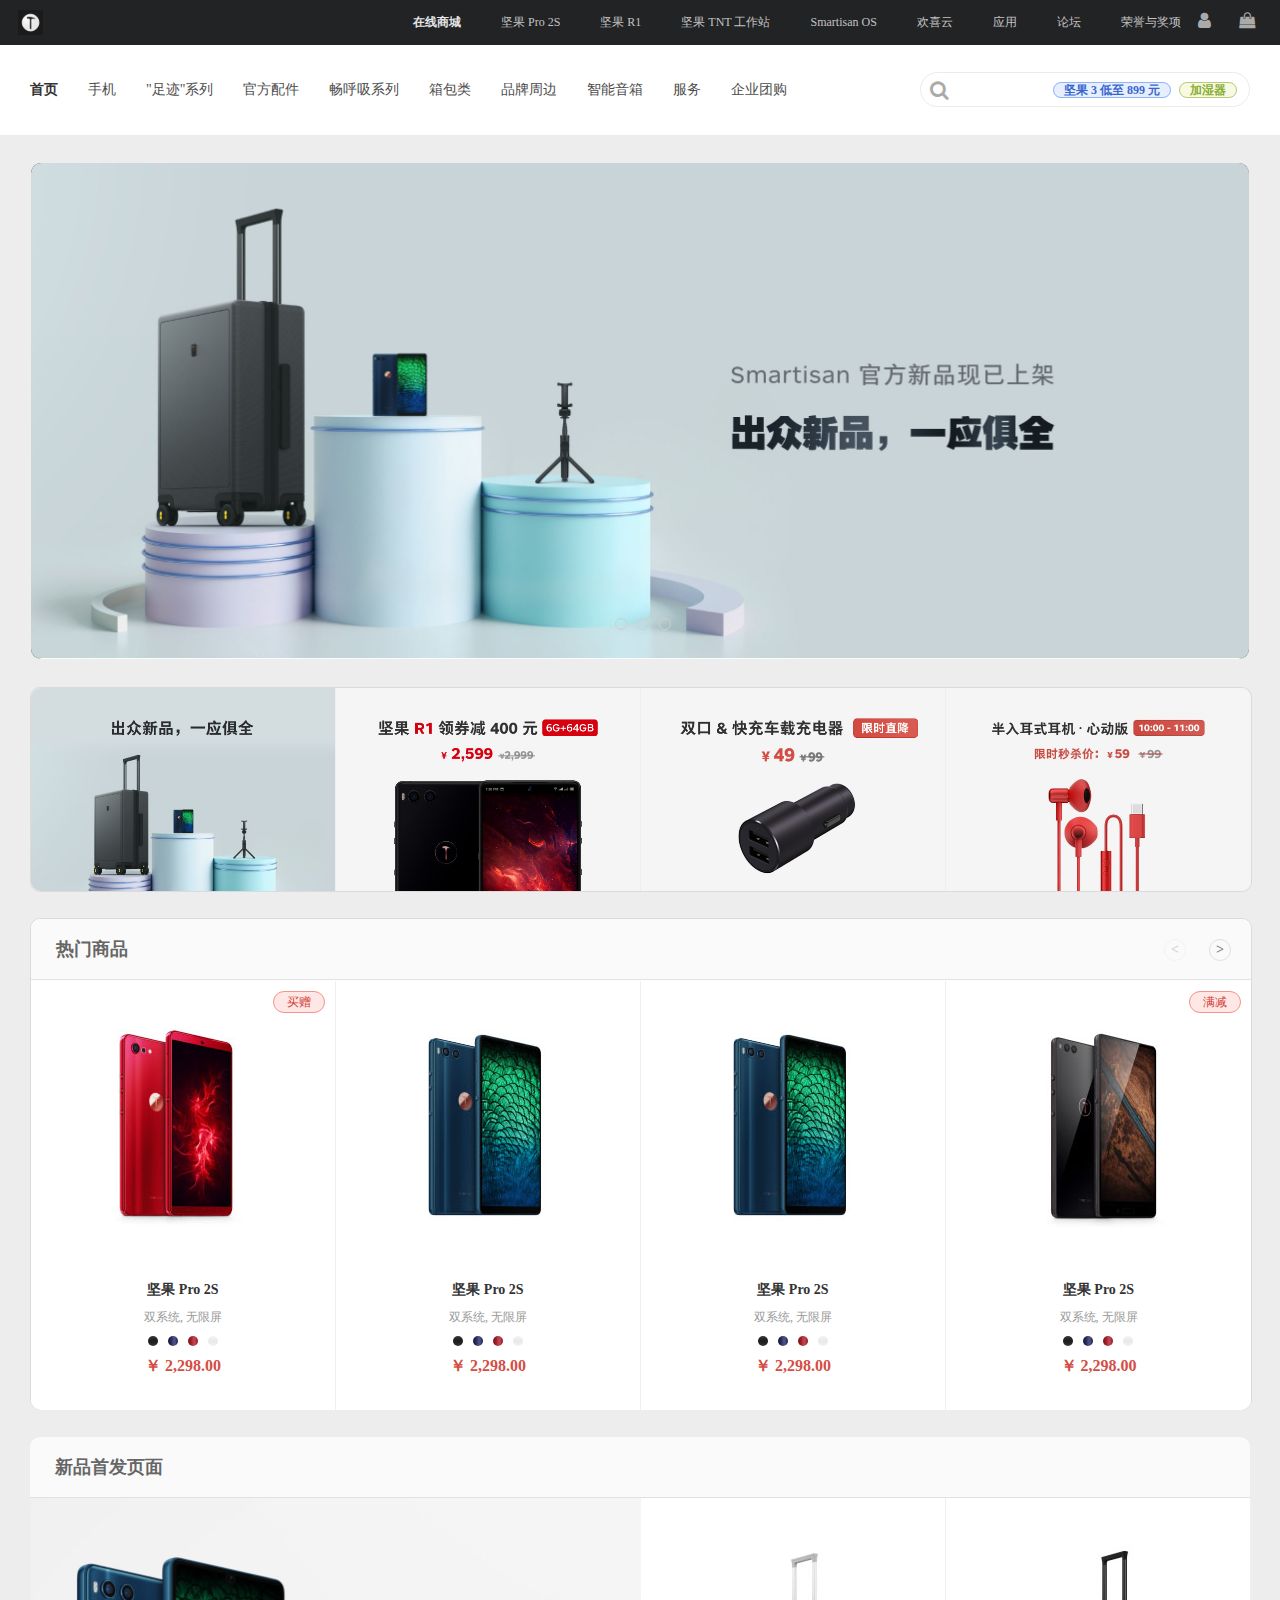
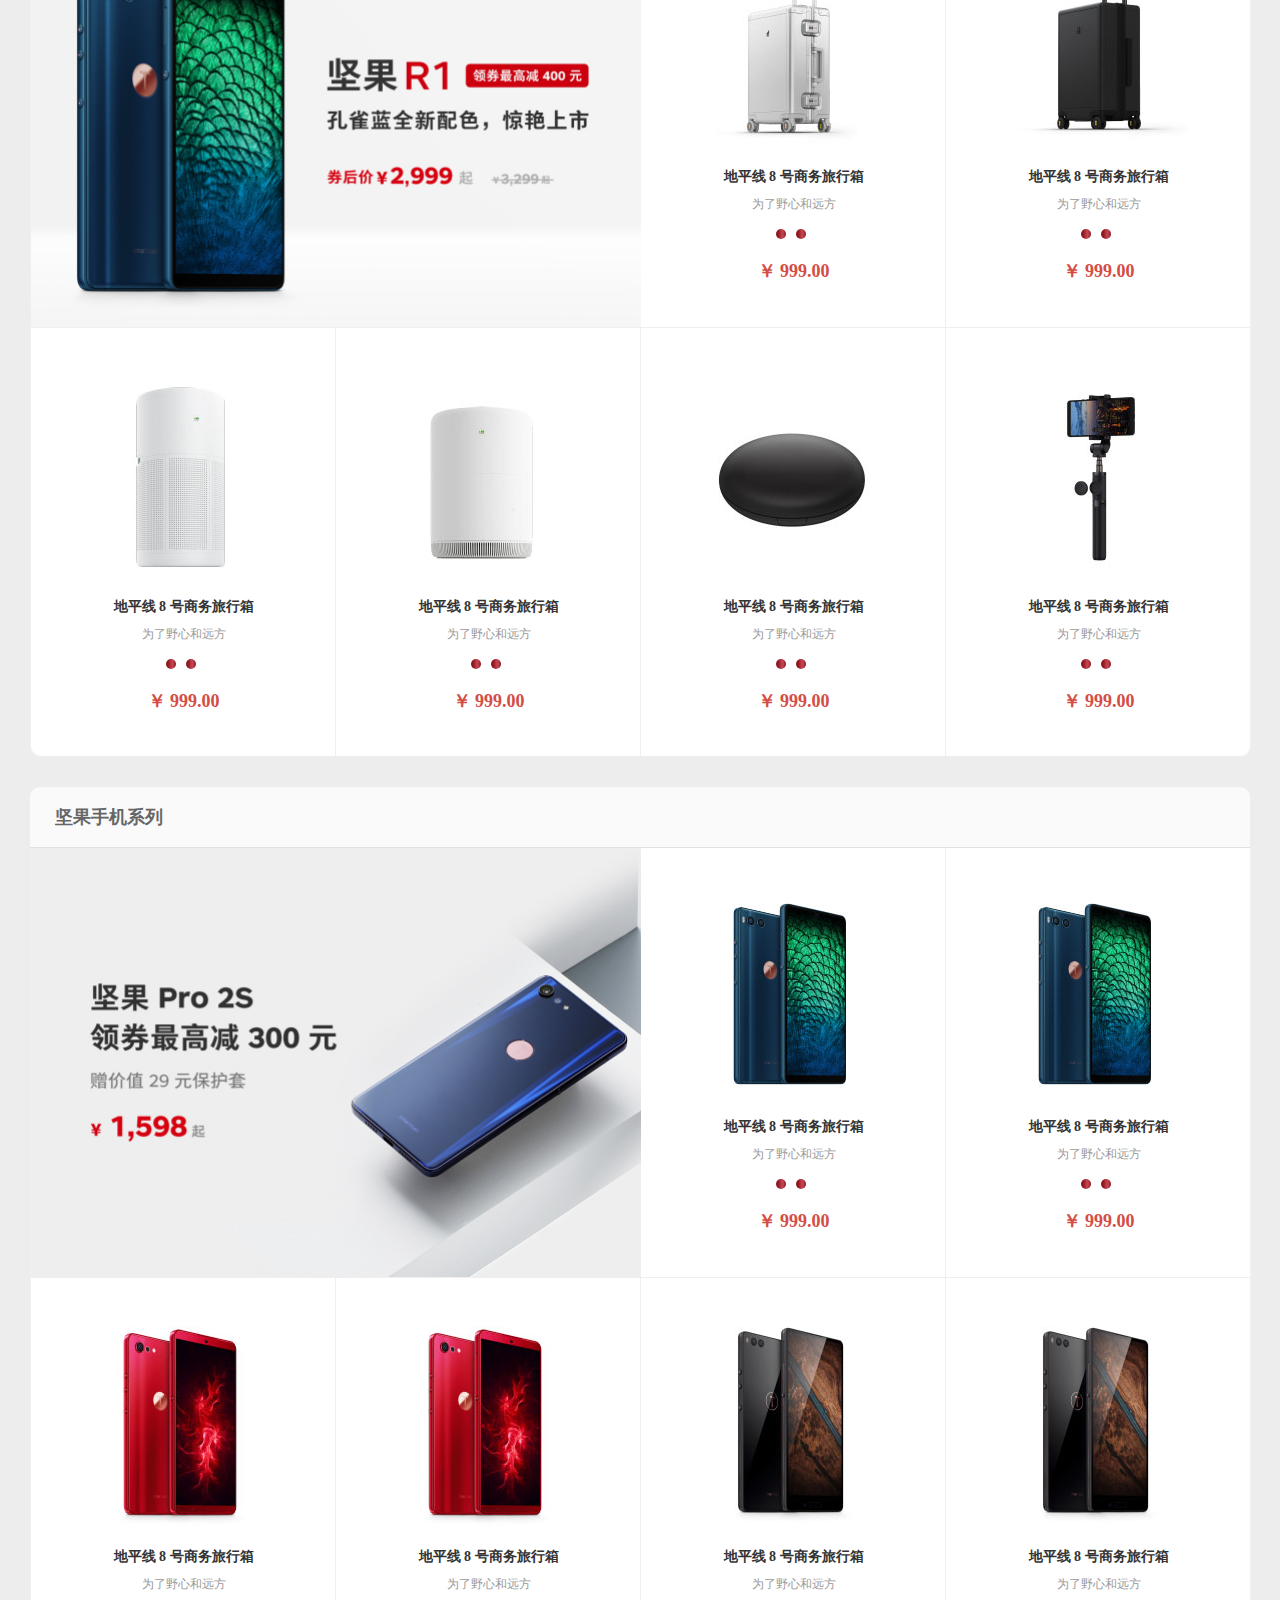
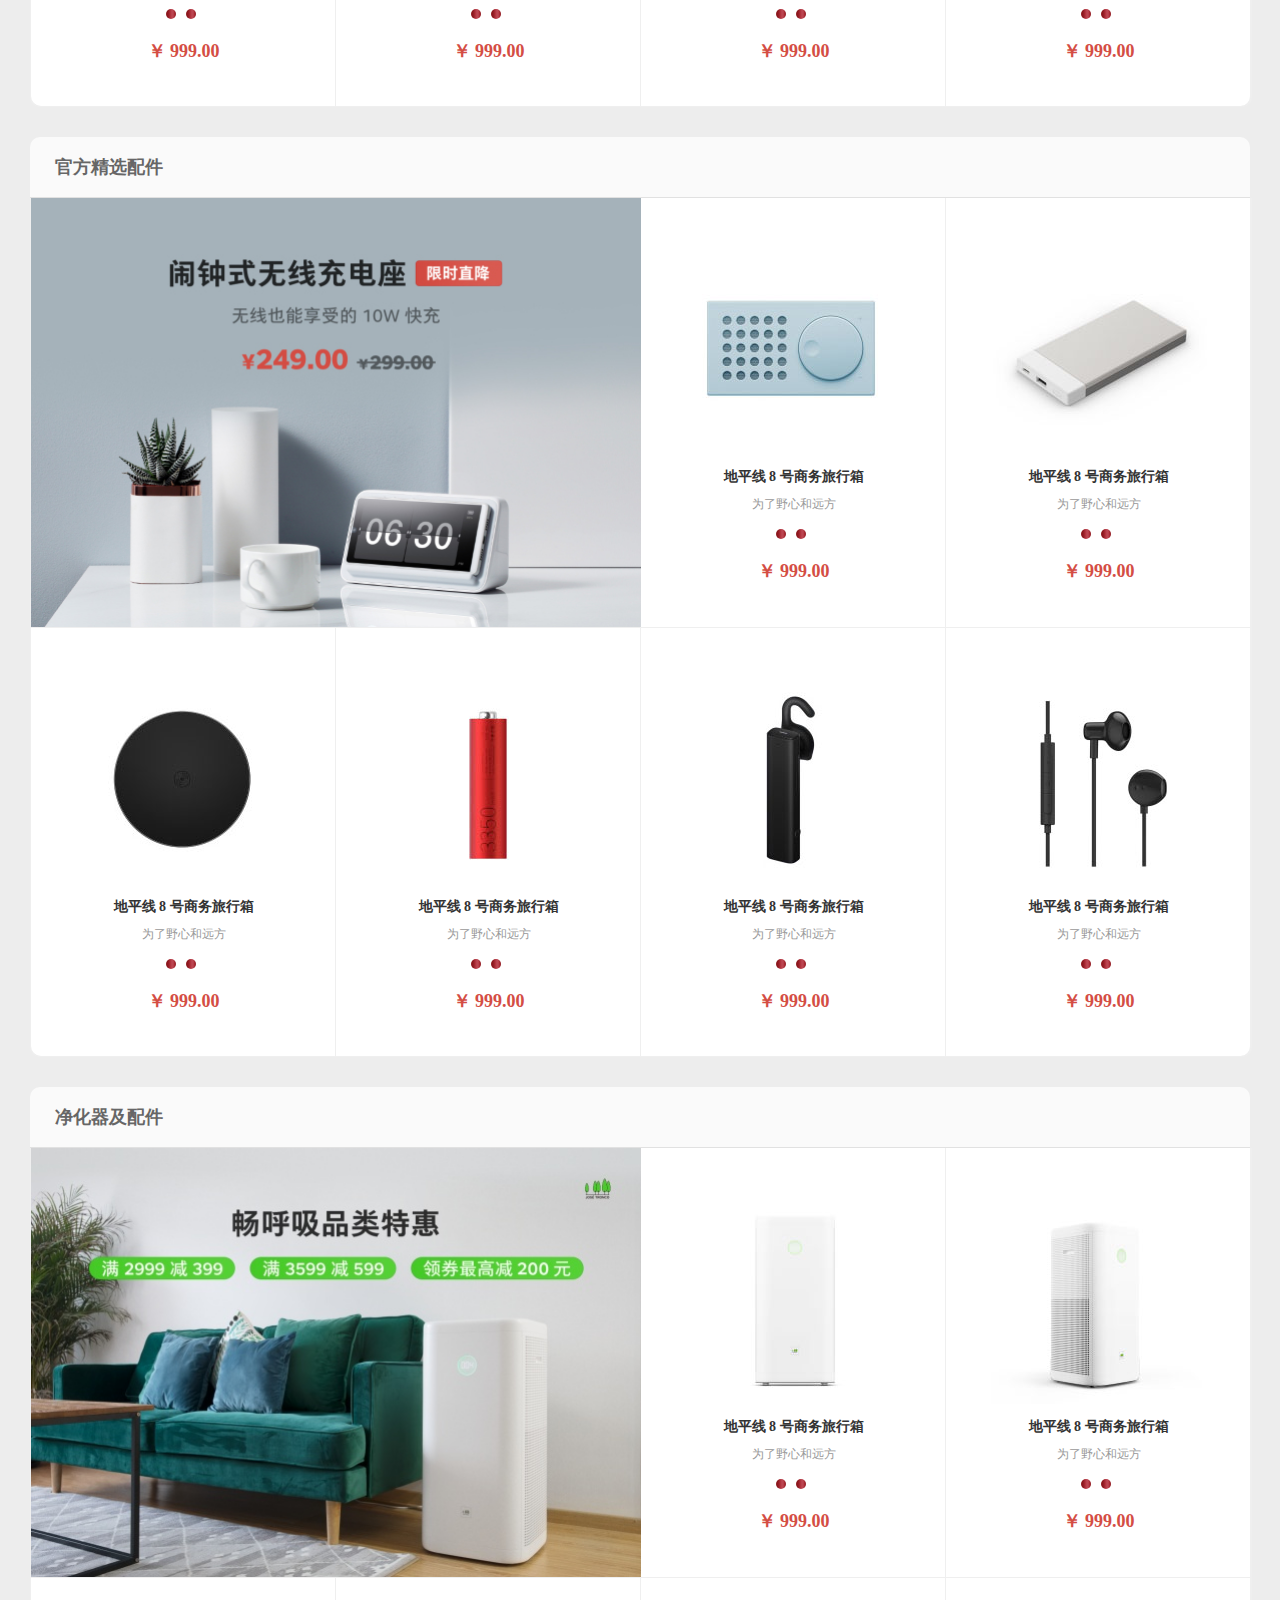
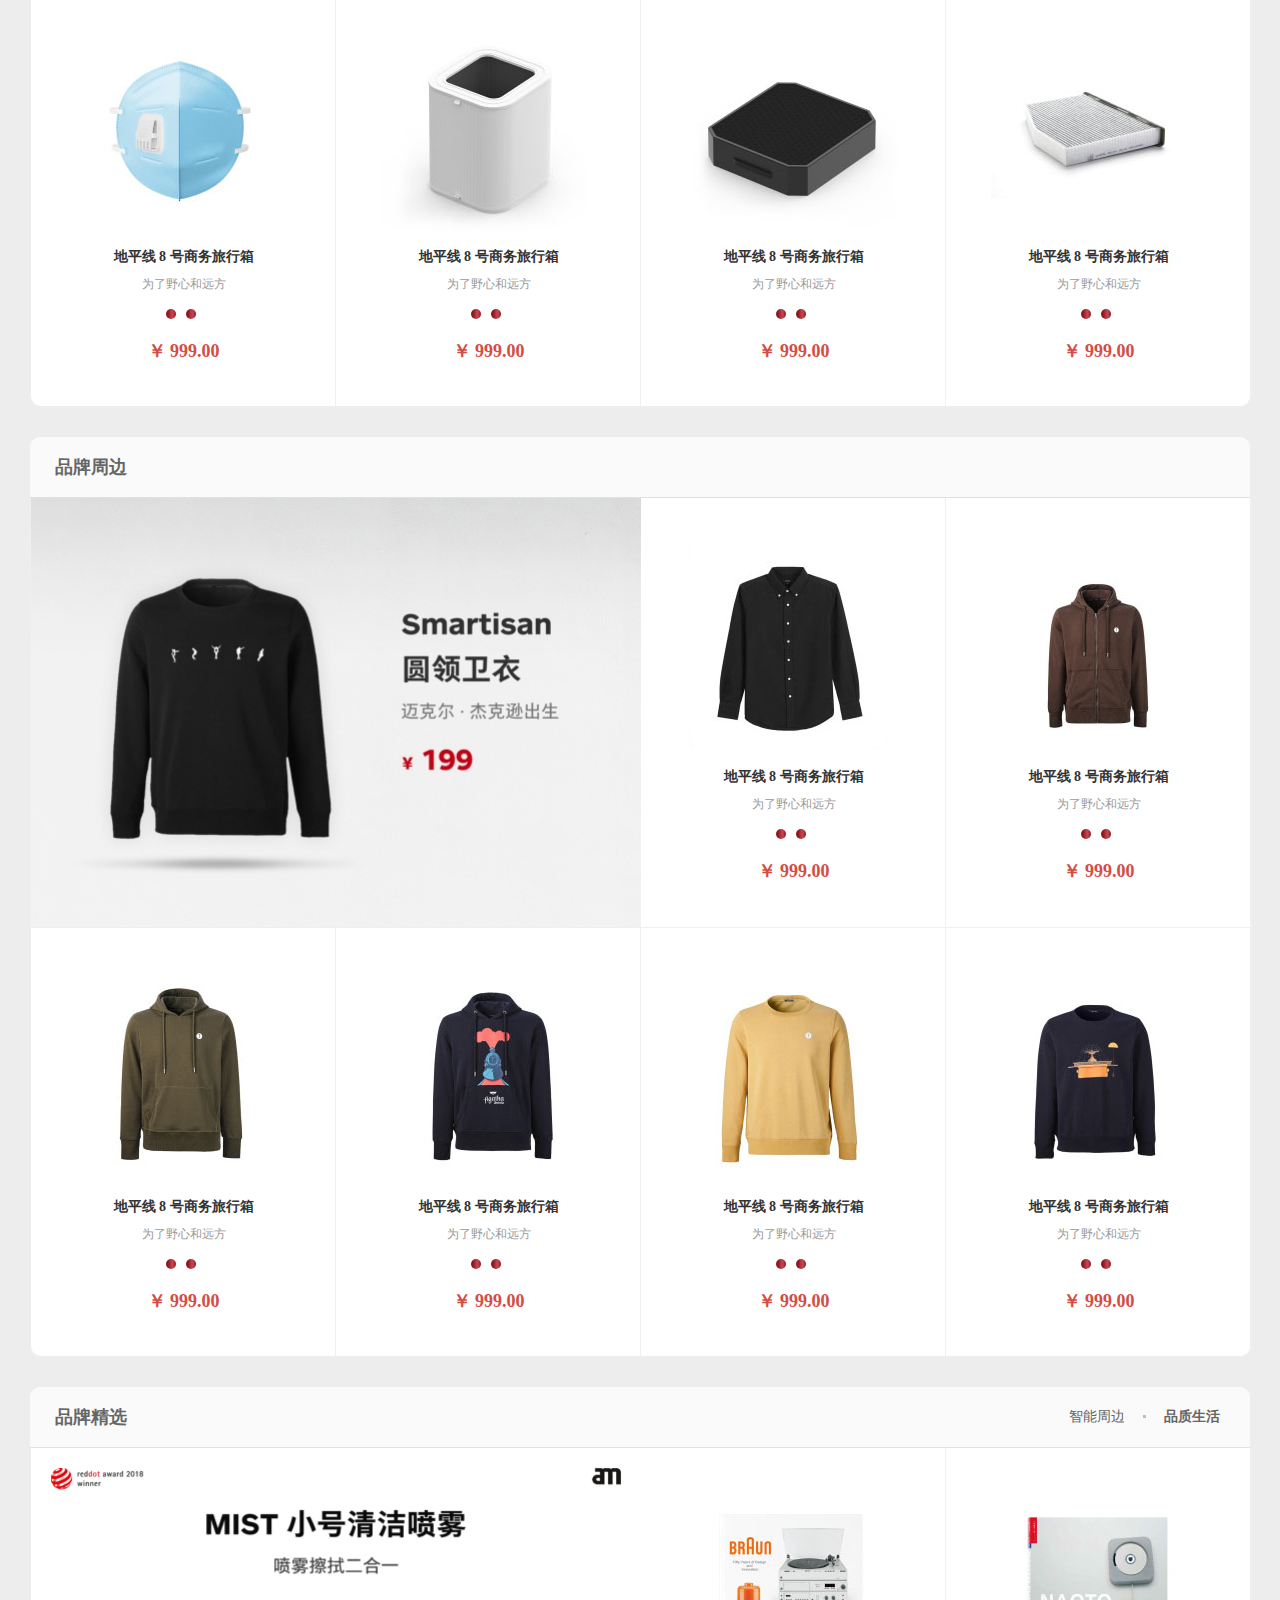
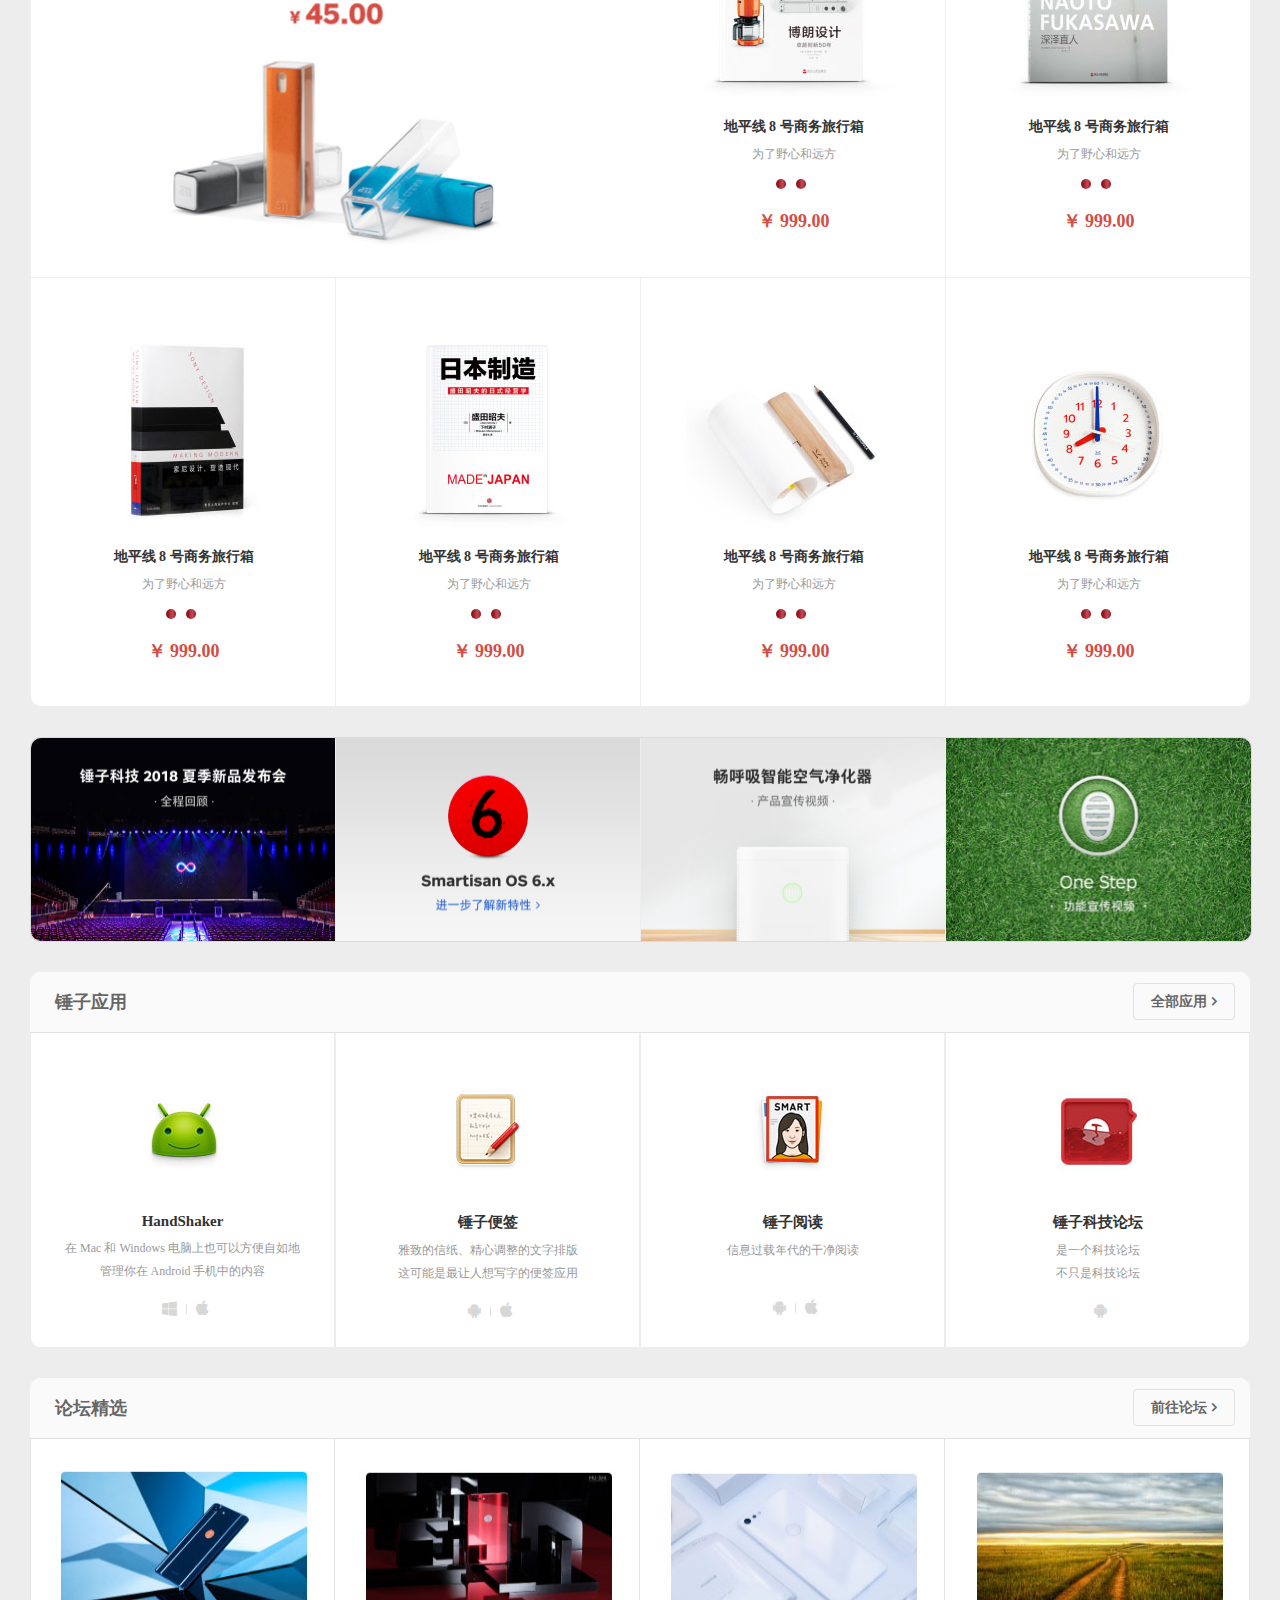
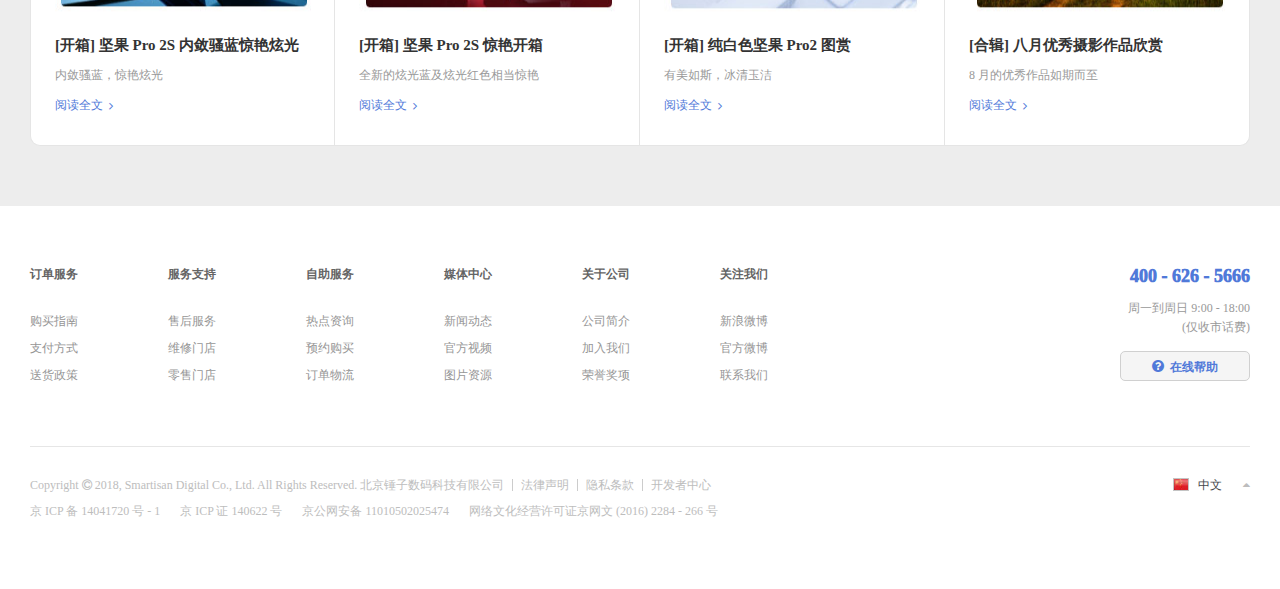
<file: index.html>
<!DOCTYPE html>
<html lang="en">
<head>
	<meta charset="UTF-8">
	<meta http-equiv="X-UA-Compatible" content="IE=Edge">
	<meta name="format-detection" content="telephone=no">
	<title>【锤子科技官网】坚果手机 - 坚果R1手机 - 坚果3手机</title>
</head>
<body>
	
</body>
</html>
	<meta http-equiv="X-UA-Compatible" content="IE=Edge">
	<meta charset="UTF-8">
	<meta name="keywords" content="坚果手机,坚果R1手机,坚果3手机,坚果Pro手机,坚果手机官网">
	<meta name="description" content="锤子科技是一家制造移动互联网终端设备的公司,公司致力于打造用户体验一流的数码消费类产品（智能手机为主）,主打坚果手机系列有坚果R1手机,坚果3手机等">
	<title>【锤子科技官网】坚果手机 - 坚果R1手机 - 坚果3手机</title>
	<link rel="shortcut icon" href="images/favicon.jpeg">
	<link rel="stylesheet" href="css/reset.css">
	<link rel="stylesheet" href="css/fonts/font-awesome.min.css">
	<link rel="stylesheet" href="css/common-index.css">
	<link rel="stylesheet" href="css/index.css">
</head>
<body>
	<!-- 顶部导航 -->
	<div class="top-nav">
		<div class="nav-img fl clearfix"></div>
		<div class="nav-list fl clearfix">
			<ul>
				<li><a href="#" class="link">在线商城</a></li>
				<li><a href="#" class="link">坚果 Pro 2S</a></li>
				<li><a href="#" class="link">坚果 R1</a></li>
				<li><a href="#" class="link">坚果 TNT 工作站</a></li>
				<li><a href="#" class="link">Smartisan OS</a></li>
				<li><a href="#" class="link">欢喜云</a></li>
				<li><a href="#" class="link">应用</a></li>
				<li><a href="#" class="link">论坛</a></li>
				<li><a href="#" class="link">荣誉与奖项</a></li>
			</ul>
		</div>
		<div class="nav-shop fr clearfix">
			<a href="#" class="link"><i class="fa fa-user"></i></a>
			<a href="javascript:;" class="link" id="link">
				<i class="fa fa-shopping-bag"></i>
			</a>	
			<div class="tankuang" id="tankuang">
				<i class="fa fa-shopping-cart"></i>
				<h3>购物车为空</h3>
				<p>您还没有选购任何商品，现在前往商城选购吧！</p>
			</div>
		</div>
	</div>
	<!-- 列表导航 -->
	<div class="list-nav">
		<div class="container">
			<div class="list fl">
				<ul>
					<li><a href="#" class="link">首页</a></li>
					<li><a href="#" class="link">手机</a></li>
					<li><a href="#" class="link">"足迹"系列</a></li>
					<li><a href="#" class="link">官方配件</a></li>
					<li><a href="#" class="link">畅呼吸系列</a></li>
					<li><a href="#" class="link">箱包类</a></li>	
					<li><a href="#" class="link">品牌周边</a></li>
					<li><a href="#" class="link">智能音箱</a></li>
					<li><a href="#" class="link">服务</a></li>
					<li><a href="#" class="link">企业团购</a></li>
				</ul>
			</div>
			<div class="sousuo fr">
				<input type="text" class="txt" id="txt">
				<div class="left-sousuo">
					<a href="javascript:;" class="link">
						<i class="fa fa-search"></i>
					</a>
				</div>
				<div class="right-sousuo" id="rightSousuo">
					<a href="javascript:;" class="link">坚果 3 低至 899 元</a>
					<a href="javascript:;" class="link">加湿器</a>
				</div>
				<div class="sousuo-list" id="sousuoList">
					<span></span>
					<ul>
						<li><a href="#" class="link">坚果 Pro 2S</a></li>
						<li><a href="#" class="link">坚果 R1</a></li>
						<li><a href="#" class="link">坚果 3</a></li>
						<li><a href="#" class="link">闹钟式无线充电座</a></li>
						<li><a href="#" class="link">畅呼吸净化器</a></li>
						<li><a href="#" class="link">移动电源</a></li>
						<li><a href="#" class="link">卫衣</a></li>
						<li><a href="#" class="link">帆布鞋</a></li>
						<li><a href="#" class="link">保护套</a></li>
						<li><a href="#" class="link">口罩</a></li>
					</ul>
				</div>
			</div>
		</div>
	</div>
	<!-- 轮播 热门 -->
	<div class="title-box">
		<div class="container">
			<div class="carousel clearfix">
				<ul class="carousel-img">
					<li>
						<a href="#" class="link">
							<img src="images/lunbo1.jpg">
						</a>
					</li>
					<li>
						<a href="#" class="link">
							<img src="images/lunbo2.jpg">
						</a>
					</li>
					<li>
						<a href="#" class="link">
							<img src="images/lunbo3.jpg">
						</a>
					</li>
				</ul>
				<ul class="carousel-btn">
					<li></li>
					<li></li>
					<li></li>
				</ul>
			</div>
			<div class="title-list-gt clearfix">
				<ul>
					<li>
						<a href="#" class="link">
							<img src="images/lunboGD1.jpg">
						</a>
					</li>
					<li>
						<a href="#" class="link">
							<img src="images/lunboGD2.jpg">
						</a>
					</li>
					<li>
						<a href="#" class="link">
							<img src="images/lunboGD3.jpg">
						</a>
					</li>
					<li>
						<a href="#" class="link">
							<img src="images/lunboGD4.jpg">
						</a>
					</li>
				</ul>
			</div>
			<div class="rexiao">
				<div class="rexiao-top-gt">
					<h3 class="fl">热门商品</h3>
					<a href="javascript:;" class="link fr">
						<span id="btn1"><</span>
						<span id="btn2" class="active">></span>
					</a>
				</div>
				<div class="rexiao-list-gt">
					<ul class="list-box" id="listBox">
						<li>
							<a href="javascript:;" class="link">
								<div class="off">买赠</div>
								<img src="images/remen1.jpg">
								<h4>坚果 Pro 2S</h4>
								<p>双系统, 无限屏</p>
								<p>赠软胶透明保护套（数量有限送完即止）</p>
								<ul>
									<li></li>
									<li></li>
									<li></li>
									<li></li>
								</ul>
								<span class="num">￥ 2,298.00</span>
								<div class="xiangqing">查看详情</div>
							</a>
						</li>
						<li>
							<a href="javascript:;" class="link">
								<img src="images/remen2.jpg">
								<h4>坚果 Pro 2S</h4>
								<p>双系统, 无限屏</p>
								<p>赠软胶透明保护套（数量有限送完即止）</p>
								<ul>
									<li></li>
									<li></li>
									<li></li>
									<li></li>
								</ul>
								<span class="num">￥ 2,298.00</span>
								<div class="xiangqing">查看详情</div>
							</a>
						</li>
						<li>
							<a href="javascript:;" class="link">
								<img src="images/remen3.jpg">
								<h4>坚果 Pro 2S</h4>
								<p>双系统, 无限屏</p>
								<p>赠软胶透明保护套（数量有限送完即止）</p>
								<ul>
									<li></li>
									<li></li>
									<li></li>
									<li></li>
								</ul>
								<span class="num">￥ 2,298.00</span>
								<div class="xiangqing">查看详情</div>
							</a>
						</li>
						<li>
							<a href="javascript:;" class="link">
								<div class="off">满减</div>
								<img src="images/remen4.jpg">
								<h4>坚果 Pro 2S</h4>
								<p>双系统, 无限屏</p>
								<p>赠软胶透明保护套（数量有限送完即止）</p>
								<ul>
									<li></li>
									<li></li>
									<li></li>
									<li></li>
								</ul>
								<span class="num">￥ 2,298.00</span>
								<div class="xiangqing">查看详情</div>
							</a>
						</li>
						<li>
							<a href="javascript:;" class="link">
								<div class="off">买赠</div>
								<img src="images/remen5.jpg">
								<h4>坚果 Pro 2S</h4>
								<p>双系统, 无限屏</p>
								<p>赠软胶透明保护套（数量有限送完即止）</p>
								<ul>
									<li></li>
									<li></li>
									<li></li>
									<li></li>
								</ul>
								<span class="num">￥ 2,298.00</span>
								<div class="xiangqing">查看详情</div>
							</a>
						</li>
						<li>
							<a href="javascript:;" class="link">
								<img src="images/remen6.jpg">
								<h4>坚果 Pro 2S</h4>
								<p>双系统, 无限屏</p>
								<p>赠软胶透明保护套（数量有限送完即止）</p>
								<ul>
									<li></li>
									<li></li>
									<li></li>
									<li></li>
								</ul>
								<span class="num">￥ 2,298.00</span>
								<div class="xiangqing">查看详情</div>
							</a>
						</li>
						<li>
							<a href="javascript:;" class="link">
								<img src="images/remen7.jpg">
								<h4>坚果 Pro 2S</h4>
								<p>双系统, 无限屏</p>
								<p>赠软胶透明保护套（数量有限送完即止）</p>
								<ul>
									<li></li>
									<li></li>
									<li></li>
									<li></li>
								</ul>
								<span class="num">￥ 2,298.00</span>
								<div class="xiangqing">查看详情</div>
							</a>
						</li>
						<li>
							<a href="javascript:;" class="link">
								<div class="off">满减</div>
								<img src="images/remen8.jpg">
								<h4>坚果 Pro 2S</h4>
								<p>双系统, 无限屏</p>
								<p>赠软胶透明保护套（数量有限送完即止）</p>
								<ul>
									<li></li>
									<li></li>
									<li></li>
									<li></li>
								</ul>
								<span class="num">￥ 2,298.00</span>
								<div class="xiangqing">查看详情</div>
							</a>
						</li>
					</ul>
				</div>
			</div>
		</div>
	</div>
	<!-- 中心内容 -->
	<div class="content">
		<div class="container">
			<!-- 新品首发页面 -->
			<div class="xinpin-box bottom">
				<div class="rexiao-top-gt">
					<h3 class="fl">新品首发页面</h3>
				</div>
				<div class="gt-list">
					<ul>
						<li>
							<a href="#" class="link">
								<img src="images/xinpin.jpg">
							</a>
						</li>
						 <li>
							<a href="#" class="link">
								<img src="images/xinpin1.jpg">
								<h4>地平线 8 号商务旅行箱</h4>
								<p>为了野心和远方</p>
								<ul>
									<li></li>
									<li></li>
								</ul>
								<span class="num">￥ 999.00</span>
								<button class="btn-dan xiaoshou">查看详情</button>
							</a>
						</li>
						<li>
							<a href="#" class="link">
								<img src="images/xinpin2.jpg">
								<h4>地平线 8 号商务旅行箱</h4>
								<p>为了野心和远方</p>
								<ul>
									<li></li>
									<li></li>
								</ul>
								<span class="num">￥ 999.00</span>
								<button class="btn-dan xiaoshou">查看详情</button>
							</a>
						</li>
						<li>
							<a href="#" class="link">
								<img src="images/xinpin3.jpg">
								<h4>地平线 8 号商务旅行箱</h4>
								<p>为了野心和远方</p>
								<ul>
									<li></li>
									<li></li>
								</ul>
								<span class="num">￥ 999.00</span>
								<button class="btn-shuang xiaoshou">查看详情</button>
								<button class="btn-shuang bg-wan">已售完</button>
							</a>
						</li>
						<li>
							<a href="#" class="link">
								<img src="images/xinpin4.jpg">
								<h4>地平线 8 号商务旅行箱</h4>
								<p>为了野心和远方</p>
								<ul>
									<li></li>
									<li></li>
								</ul>
								<span class="num">￥ 999.00</span>
								<button class="btn-shuang xiaoshou">查看详情</button>
								<button class="btn-shuang bg-wan">已售完</button>
							</a>
						</li>
						<li>
							<a href="#" class="link">
								<img src="images/xinpin5.jpg">
								<h4>地平线 8 号商务旅行箱</h4>
								<p>为了野心和远方</p>
								<ul>
									<li></li>
									<li></li>
								</ul>
								<span class="num">￥ 999.00</span>
								<button class="btn-shuang xiaoshou">查看详情</button>
								<button class="btn-shuang bg-wan">已售完</button>
							</a>
						</li>
						<li>
							<a href="#" class="link">
								<img src="images/xinpin6.jpg">
								<h4>地平线 8 号商务旅行箱</h4>
								<p>为了野心和远方</p>
								<ul>
									<li></li>
									<li></li>
								</ul>
								<span class="num">￥ 999.00</span>
								<button class="btn-shuang xiaoshou">查看详情</button>
								<button class="btn-shuang bg-gou xiaoshou">加入购物车</button>
							</a>
						</li>
					</ul>
				</div>
			</div>
			<!-- 坚果手机系列 -->
			<div class="jianguo-box bottom">
				<div class="rexiao-top-gt">
					<h3 class="fl">坚果手机系列</h3>
				</div>
				<div class="gt-list">
					<ul>
						<li>
							<a href="#" class="link">
								<img src="images/jianguo.jpg">
							</a>
						</li>
						 <li>
							<a href="#" class="link">
								<img src="images/jianguo1.jpg">
								<h4>地平线 8 号商务旅行箱</h4>
								<p>为了野心和远方</p>
								<ul>
									<li></li>
									<li></li>
								</ul>
								<span class="num">￥ 999.00</span>
								<button class="btn-dan xiaoshou">查看详情</button>
							</a>
						</li>
						<li>
							<a href="#" class="link">
								<img src="images/jianguo2.jpg">
								<h4>地平线 8 号商务旅行箱</h4>
								<p>为了野心和远方</p>
								<ul>
									<li></li>
									<li></li>
								</ul>
								<span class="num">￥ 999.00</span>
								<button class="btn-dan xiaoshou">查看详情</button>
							</a>
						</li>
						<li>
							<a href="#" class="link">
								<img src="images/jianguo3.jpg">
								<h4>地平线 8 号商务旅行箱</h4>
								<p>为了野心和远方</p>
								<ul>
									<li></li>
									<li></li>
								</ul>
								<span class="num">￥ 999.00</span>
								<button class="btn-shuang xiaoshou">查看详情</button>
								<button class="btn-shuang bg-wan">已售完</button>
							</a>
						</li>
						<li>
							<a href="#" class="link">
								<img src="images/jianguo4.jpg">
								<h4>地平线 8 号商务旅行箱</h4>
								<p>为了野心和远方</p>
								<ul>
									<li></li>
									<li></li>
								</ul>
								<span class="num">￥ 999.00</span>
								<button class="btn-shuang xiaoshou">查看详情</button>
								<button class="btn-shuang bg-wan">已售完</button>
							</a>
						</li>
						<li>
							<a href="#" class="link">
								<img src="images/jianguo5.jpg">
								<h4>地平线 8 号商务旅行箱</h4>
								<p>为了野心和远方</p>
								<ul>
									<li></li>
									<li></li>
								</ul>
								<span class="num">￥ 999.00</span>
								<button class="btn-shuang xiaoshou">查看详情</button>
								<button class="btn-shuang bg-wan">已售完</button>
							</a>
						</li>
						<li>
							<a href="#" class="link">
								<img src="images/jianguo6.jpg">
								<h4>地平线 8 号商务旅行箱</h4>
								<p>为了野心和远方</p>
								<ul>
									<li></li>
									<li></li>
								</ul>
								<span class="num">￥ 999.00</span>
								<button class="btn-shuang xiaoshou">查看详情</button>
								<button class="btn-shuang bg-gou xiaoshou">加入购物车</button>
							</a>
						</li>
					</ul>
				</div>
			</div>
			<!-- 官方精选配件 -->
			<div class="guanfang-box bottom">
				<div class="rexiao-top-gt">
					<h3 class="fl">官方精选配件</h3>
				</div>
				<div class="gt-list">
					<ul>
						<li>
							<a href="#" class="link">
								<img src="images/guanfang.jpg">
							</a>
						</li>
						 <li>
							<a href="#" class="link">
								<img src="images/guanfang1.jpg">
								<h4>地平线 8 号商务旅行箱</h4>
								<p>为了野心和远方</p>
								<ul>
									<li></li>
									<li></li>
								</ul>
								<span class="num">￥ 999.00</span>
								<button class="btn-dan xiaoshou">查看详情</button>
							</a>
						</li>
						<li>
							<a href="#" class="link">
								<img src="images/guanfang2.jpg">
								<h4>地平线 8 号商务旅行箱</h4>
								<p>为了野心和远方</p>
								<ul>
									<li></li>
									<li></li>
								</ul>
								<span class="num">￥ 999.00</span>
								<button class="btn-dan xiaoshou">查看详情</button>
							</a>
						</li>
						<li>
							<a href="#" class="link">
								<img src="images/guanfang3.jpg">
								<h4>地平线 8 号商务旅行箱</h4>
								<p>为了野心和远方</p>
								<ul>
									<li></li>
									<li></li>
								</ul>
								<span class="num">￥ 999.00</span>
								<button class="btn-shuang xiaoshou">查看详情</button>
								<button class="btn-shuang bg-wan">已售完</button>
							</a>
						</li>
						<li>
							<a href="#" class="link">
								<img src="images/guanfang4.jpg">
								<h4>地平线 8 号商务旅行箱</h4>
								<p>为了野心和远方</p>
								<ul>
									<li></li>
									<li></li>
								</ul>
								<span class="num">￥ 999.00</span>
								<button class="btn-shuang xiaoshou">查看详情</button>
								<button class="btn-shuang bg-wan">已售完</button>
							</a>
						</li>
						<li>
							<a href="#" class="link">
								<img src="images/guanfang5.jpg">
								<h4>地平线 8 号商务旅行箱</h4>
								<p>为了野心和远方</p>
								<ul>
									<li></li>
									<li></li>
								</ul>
								<span class="num">￥ 999.00</span>
								<button class="btn-shuang xiaoshou">查看详情</button>
								<button class="btn-shuang bg-wan">已售完</button>
							</a>
						</li>
						<li>
							<a href="#" class="link">
								<img src="images/guanfang6.jpg">
								<h4>地平线 8 号商务旅行箱</h4>
								<p>为了野心和远方</p>
								<ul>
									<li></li>
									<li></li>
								</ul>
								<span class="num">￥ 999.00</span>
								<button class="btn-shuang xiaoshou">查看详情</button>
								<button class="btn-shuang bg-gou xiaoshou">加入购物车</button>
							</a>
						</li>
					</ul>
				</div>
			</div>
			<!-- 净化器及配件 -->
			<div class="jinghuaqi-box bottom">
				<div class="rexiao-top-gt">
					<h3 class="fl">净化器及配件</h3>
				</div>
				<div class="gt-list">
					<ul>
						<li>
							<a href="#" class="link">
								<img src="images/jinghua.jpg">
							</a>
						</li>
						 <li>
							<a href="#" class="link">
								<img src="images/jinghua1.jpg">
								<h4>地平线 8 号商务旅行箱</h4>
								<p>为了野心和远方</p>
								<ul>
									<li></li>
									<li></li>
								</ul>
								<span class="num">￥ 999.00</span>
								<button class="btn-dan xiaoshou">查看详情</button>
							</a>
						</li>
						<li>
							<a href="#" class="link">
								<img src="images/jinghua2.jpg">
								<h4>地平线 8 号商务旅行箱</h4>
								<p>为了野心和远方</p>
								<ul>
									<li></li>
									<li></li>
								</ul>
								<span class="num">￥ 999.00</span>
								<button class="btn-dan xiaoshou">查看详情</button>
							</a>
						</li>
						<li>
							<a href="#" class="link">
								<img src="images/jinghua3.jpg">
								<h4>地平线 8 号商务旅行箱</h4>
								<p>为了野心和远方</p>
								<ul>
									<li></li>
									<li></li>
								</ul>
								<span class="num">￥ 999.00</span>
								<button class="btn-shuang xiaoshou">查看详情</button>
								<button class="btn-shuang bg-wan">已售完</button>
							</a>
						</li>
						<li>
							<a href="#" class="link">
								<img src="images/jinghua4.jpg">
								<h4>地平线 8 号商务旅行箱</h4>
								<p>为了野心和远方</p>
								<ul>
									<li></li>
									<li></li>
								</ul>
								<span class="num">￥ 999.00</span>
								<button class="btn-shuang xiaoshou">查看详情</button>
								<button class="btn-shuang bg-wan">已售完</button>
							</a>
						</li>
						<li>
							<a href="#" class="link">
								<img src="images/jinghua5.jpg">
								<h4>地平线 8 号商务旅行箱</h4>
								<p>为了野心和远方</p>
								<ul>
									<li></li>
									<li></li>
								</ul>
								<span class="num">￥ 999.00</span>
								<button class="btn-shuang xiaoshou">查看详情</button>
								<button class="btn-shuang bg-wan">已售完</button>
							</a>
						</li>
						<li>
							<a href="#" class="link">
								<img src="images/jinghua6.jpg">
								<h4>地平线 8 号商务旅行箱</h4>
								<p>为了野心和远方</p>
								<ul>
									<li></li>
									<li></li>
								</ul>
								<span class="num">￥ 999.00</span>
								<button class="btn-shuang xiaoshou">查看详情</button>
								<button class="btn-shuang bg-gou xiaoshou">加入购物车</button>
							</a>
						</li>
					</ul>
				</div>
			</div>
			<!-- 品牌周边 -->
			<div class="zhoubian-box bottom">
				<div class="rexiao-top-gt">
					<h3 class="fl">品牌周边</h3>
				</div>
				<div class="gt-list">
					<ul>
						<li>
							<a href="#" class="link">
								<img src="images/zhoubian.jpg">
							</a>
						</li>
						 <li>
							<a href="#" class="link">
								<img src="images/zhoubian1.jpg">
								<h4>地平线 8 号商务旅行箱</h4>
								<p>为了野心和远方</p>
								<ul>
									<li></li>
									<li></li>
								</ul>
								<span class="num">￥ 999.00</span>
								<button class="btn-dan xiaoshou">查看详情</button>
							</a>
						</li>
						<li>
							<a href="#" class="link">
								<img src="images/zhoubian2.jpg">
								<h4>地平线 8 号商务旅行箱</h4>
								<p>为了野心和远方</p>
								<ul>
									<li></li>
									<li></li>
								</ul>
								<span class="num">￥ 999.00</span>
								<button class="btn-dan xiaoshou">查看详情</button>
							</a>
						</li>
						<li>
							<a href="#" class="link">
								<img src="images/zhoubian3.jpg">
								<h4>地平线 8 号商务旅行箱</h4>
								<p>为了野心和远方</p>
								<ul>
									<li></li>
									<li></li>
								</ul>
								<span class="num">￥ 999.00</span>
								<button class="btn-shuang xiaoshou">查看详情</button>
								<button class="btn-shuang bg-wan">已售完</button>
							</a>
						</li>
						<li>
							<a href="#" class="link">
								<img src="images/zhoubian4.jpg">
								<h4>地平线 8 号商务旅行箱</h4>
								<p>为了野心和远方</p>
								<ul>
									<li></li>
									<li></li>
								</ul>
								<span class="num">￥ 999.00</span>
								<button class="btn-shuang xiaoshou">查看详情</button>
								<button class="btn-shuang bg-wan">已售完</button>
							</a>
						</li>
						<li>
							<a href="#" class="link">
								<img src="images/zhoubian5.jpg">
								<h4>地平线 8 号商务旅行箱</h4>
								<p>为了野心和远方</p>
								<ul>
									<li></li>
									<li></li>
								</ul>
								<span class="num">￥ 999.00</span>
								<button class="btn-shuang xiaoshou">查看详情</button>
								<button class="btn-shuang bg-wan">已售完</button>
							</a>
						</li>
						<li>
							<a href="#" class="link">
								<img src="images/zhoubian6.jpg">
								<h4>地平线 8 号商务旅行箱</h4>
								<p>为了野心和远方</p>
								<ul>
									<li></li>
									<li></li>
								</ul>
								<span class="num">￥ 999.00</span>
								<button class="btn-shuang xiaoshou">查看详情</button>
								<button class="btn-shuang bg-gou xiaoshou">加入购物车</button>
							</a>
						</li>
					</ul>
				</div>
			</div>
			<!-- 品牌精选 -->
			<div class="jingxuan-box bottom">
				<div class="rexiao-top-gt">
					<h3 class="fl">品牌精选</h3>
					<a href="#" class="link fr">
						<span>智能周边</span>
						<span></span>
						<span class="active">品质生活</span>
					</a>
				</div>
				<div class="gt-list">
					<ul>
						<li>
							<a href="#" class="link">
								<img src="images/jingxuan.jpg">
							</a>
						</li>
						 <li>
							<a href="#" class="link">
								<img src="images/jingxuan1.jpg">
								<h4>地平线 8 号商务旅行箱</h4>
								<p>为了野心和远方</p>
								<ul>
									<li></li>
									<li></li>
								</ul>
								<span class="num">￥ 999.00</span>
								<button class="btn-dan xiaoshou">查看详情</button>
							</a>
						</li>
						<li>
							<a href="#" class="link">
								<img src="images/jingxuan2.jpg">
								<h4>地平线 8 号商务旅行箱</h4>
								<p>为了野心和远方</p>
								<ul>
									<li></li>
									<li></li>
								</ul>
								<span class="num">￥ 999.00</span>
								<button class="btn-dan xiaoshou">查看详情</button>
							</a>
						</li>
						<li>
							<a href="#" class="link">
								<img src="images/jingxuan3.jpg">
								<h4>地平线 8 号商务旅行箱</h4>
								<p>为了野心和远方</p>
								<ul>
									<li></li>
									<li></li>
								</ul>
								<span class="num">￥ 999.00</span>
								<button class="btn-shuang xiaoshou">查看详情</button>
								<button class="btn-shuang bg-wan">已售完</button>
							</a>
						</li>
						<li>
							<a href="#" class="link">
								<img src="images/jingxuan4.jpg">
								<h4>地平线 8 号商务旅行箱</h4>
								<p>为了野心和远方</p>
								<ul>
									<li></li>
									<li></li>
								</ul>
								<span class="num">￥ 999.00</span>
								<button class="btn-shuang xiaoshou">查看详情</button>
								<button class="btn-shuang bg-wan">已售完</button>
							</a>
						</li>
						<li>
							<a href="#" class="link">
								<img src="images/jingxuan5.jpg">
								<h4>地平线 8 号商务旅行箱</h4>
								<p>为了野心和远方</p>
								<ul>
									<li></li>
									<li></li>
								</ul>
								<span class="num">￥ 999.00</span>
								<button class="btn-shuang xiaoshou">查看详情</button>
								<button class="btn-shuang bg-wan">已售完</button>
							</a>
						</li>
						<li>
							<a href="#" class="link">
								<img src="images/jingxuan6.jpg">
								<h4>地平线 8 号商务旅行箱</h4>
								<p>为了野心和远方</p>
								<ul>
									<li></li>
									<li></li>
								</ul>
								<span class="num">￥ 999.00</span>
								<button class="btn-shuang xiaoshou">查看详情</button>
								<button class="btn-shuang bg-gou xiaoshou">加入购物车</button>
							</a>
						</li>
					</ul>
				</div>
			</div>
		</div>
	</div>
	<!-- 底部内容 -->
	<div class="bottom-content">
		<div class="container">
			<div class="bottom-list">
				<div class="title-list-gt clearfix">
					<ul>
						<li>
							<a href="#" class="link">
								<img src="images/bottom1.jpg">
							</a>
						</li>
						<li>
							<a href="#" class="link">
								<img src="images/bottom2.jpg">
							</a>
						</li>
						<li>
							<a href="#" class="link">
								<img src="images/bottom3.jpg">
							</a>
						</li>
						<li>
							<a href="#" class="link">
								<img src="images/bottom4.jpg">
							</a>
						</li>
					</ul>
				</div>
			</div>
			<div class="bottom-title">
				<div class="rexiao-top-gt">
					<h3 class="fl">锤子应用</h3>
					<div class="btn fr">
						<a href="#" class="link">全部应用<i class="fa fa-angle-right"></i></a>
					</div>
				</div>
				<div class="bottom-yy">
					<ul id="ul1">
						<li id="btn">
							<a href="#" class="link">
								<img src="images/bottom-yy1.jpg">
								<h4>HandShaker</h4>
								<p>在 Mac 和 Windows 电脑上也可以方便自如地</p>
								<p>管理你在 Android 手机中的内容</p>
								<i class="fa fa-windows"></i>
								<span></span>
								<i class="fa fa-apple"></i>
							</a>
						</li>
						<li id="box">
							<a href="#" class="link">
								<p class="content"><i class="fa fa-windows"></i>下载 Windows 版安装文件</p>
								<p class="content bottom"><i class="fa fa-apple"></i>下载 Mac 版安装文件</p>
								<p class="liaojie">进一步了解 HandShaker<i class="fa fa-angle-right"></i></p>
							</a>
						</li>
					</ul>
					<ul id="ul1">
						<li id="btn">
							<a href="#" class="link">
								<img src="images/bottom-yy2.jpg">
								<h4>锤子便签</h4>
								<p>雅致的信纸、精心调整的文字排版</p>
								<p>这可能是最让人想写字的便签应用</p>
								<i class="fa fa-android"></i>
								<span></span>
								<i class="fa fa-apple"></i>
							</a>
						</li>
						<li id="box">
							<img src="images/erweima.jpg">
							<p class="text">扫二维码下载锤子便签</p>
							<a href="#" class="link">
								<p class="lianjie">进一步了解锤子便签<i class="fa fa-angle-right"></i></p>
							</a>
						</li>
					</ul>
					<ul id="ul1">
						<li id="btn">
							<a href="#" class="link">
								<img src="images/bottom-yy3.jpg">
								<h4>锤子阅读</h4>
								<p>信息过载年代的干净阅读</p>
								<i class="fa fa-android"></i>
								<span></span>
								<i class="fa fa-apple"></i>
							</a>
						</li>
						<li id="box">
							<img src="images/erweima.jpg">
							<p class="text">扫二维码下载锤子阅读</p>
							<a href="#" class="link">
								<p class="lianjie">进一步了解锤子阅读<i class="fa fa-angle-right"></i></p>
							</a>
						</li>
					</ul>
					<ul id="ul1">
						<li id="btn">
							<a href="#" class="link">
								<img src="images/bottom-yy4.jpg">
								<h4>锤子科技论坛</h4>
								<p>是一个科技论坛</p>
								<p>不只是科技论坛</p>
								<i class="fa fa-android"></i>
							</a>
						</li>
						<li id="box">
							<img src="images/erweima.jpg">
							<p class="text">扫二维码下载锤子科技论坛</p>
							<a href="#" class="link">
								<p class="lianjie">进一步了解锤子科技论坛<i class="fa fa-angle-right"></i></p>
							</a>
						</li>
					</ul>
				</div>
			</div>
			<div class="bottom-luntan">
				<div class="rexiao-top-gt">
					<h3 class="fl">论坛精选</h3>
					<div class="btn fr">
						<a href="#" class="link">前往论坛<i class="fa fa-angle-right"></i></a>
					</div>
				</div>
				<div class="luntan">
					<ul>
						<li>
							<a href="#" class="link">
								<img src="images/luntan1.jpg">
								<h4>[开箱] 坚果 Pro 2S 内敛骚蓝惊艳炫光</h4>
								<p>内敛骚蓝，惊艳炫光</p>
								<p>阅读全文<i class="fa fa-angle-right"></i></p>
							</a>
						</li>
						<li>
							<a href="#" class="link">
								<img src="images/luntan2.jpg">
								<h4>[开箱] 坚果 Pro 2S 惊艳开箱</h4>
								<p>全新的炫光蓝及炫光红色相当惊艳</p>
								<p>阅读全文<i class="fa fa-angle-right"></i></p>
							</a>
						</li>
						<li>
							<a href="#" class="link">
								<img src="images/luntan3.jpg">
								<h4>[开箱] 纯白色坚果 Pro2 图赏</h4>
								<p>有美如斯，冰清玉洁</p>
								<p>阅读全文<i class="fa fa-angle-right"></i></p>
							</a>
						</li>
						<li>
							<a href="#" class="link">
								<img src="images/luntan4.jpg">
								<h4>[合辑] 八月优秀摄影作品欣赏</h4>
								<p>8 月的优秀作品如期而至</p>
								<p>阅读全文<i class="fa fa-angle-right"></i></p>
							</a>
						</li>
					</ul>
				</div>
			</div>
		</div>
	</div>
	<!-- 底部定义列表 -->
	<div class="foot">
		<div class="container">
			<div class="foot-list">
				<div class="left-list fl">
					<dl>
						<dt>订单服务</dt>
						<dd><a href="#" class="link">购买指南</a></dd>
						<dd><a href="#" class="link">支付方式</a></dd>
						<dd><a href="#" class="link">送货政策</a></dd>
					</dl>
					<dl>
						<dt>服务支持</dt>
						<dd><a href="#" class="link">售后服务</a></dd>
						<dd><a href="#" class="link">维修门店</a></dd>
						<dd><a href="#" class="link">零售门店</a></dd>
					</dl>
					<dl>
						<dt>自助服务</dt>
						<dd><a href="#" class="link">热点资询</a></dd>
						<dd><a href="#" class="link">预约购买</a></dd>
						<dd><a href="#" class="link">订单物流</a></dd>
					</dl>
					<dl>
						<dt>媒体中心</dt>
						<dd><a href="#" class="link">新闻动态</a></dd>
						<dd><a href="#" class="link">官方视频</a></dd>
						<dd><a href="#" class="link">图片资源</a></dd>
					</dl>
					<dl>
						<dt>关于公司</dt>
						<dd><a href="#" class="link">公司简介</a></dd>
						<dd><a href="#" class="link">加入我们</a></dd>
						<dd><a href="#" class="link">荣誉奖项</a></dd>
					</dl>
					<dl>
						<dt>关注我们</dt>
						<dd><a href="#" class="link">新浪微博</a></dd>
						<dd><a href="#" class="link">官方微博</a></dd>
						<dd><a href="#" class="link">联系我们</a></dd>
					</dl>	
				</div>
				<div class="right-list fr">
					<p class="num">400 - 626 - 5666</p>
					<p class="time">周一到周日 9:00 - 18:00</p>
					<p class="txt">(仅收市话费)</p>
					<p class="help"><i class="fa fa-question-circle"></i>在线帮助</p>
				</div>
			</div>
			<div class="foot-nav clearfix">
				<div class="left-nav fl">
					<ul class="top clearfix">
						<li>Copyright <i class="fa fa-copyright"></i> 2018, Smartisan Digital Co., Ltd. All Rights Reserved. 北京锤子数码科技有限公司<span></span></li>
						<li><a href="#" class="link">法律声明</a><span></span></li>
						<li><a href="#" class="link">隐私条款</a><span></span></li>
						<li><a href="#" class="link">开发者中心</a></li>
					</ul>
					<ul class="bottom">
						<li><a href="#" class="link">京 ICP 备 14041720 号 - 1</a></li>
						<li><a href="#" class="link">京 ICP 证 140622 号</a></li>
						<li><a href="#" class="link">京公网安备 11010502025474</a></li>
						<li><a href="#" class="link">网络文化经营许可证京网文 (2016) 2284 - 266 号</a></li>
					</ul>
				</div>
				<div class="right-nav fr">
					<a href="#" class="link">
						<div></div>
						<span>中文</span>
						<i class="fa fa-caret-up"></i>
					</a>
				</div>
			</div>
		</div>
	</div>
</body>
<script src="js/index.js"></script>
</html>
</file>
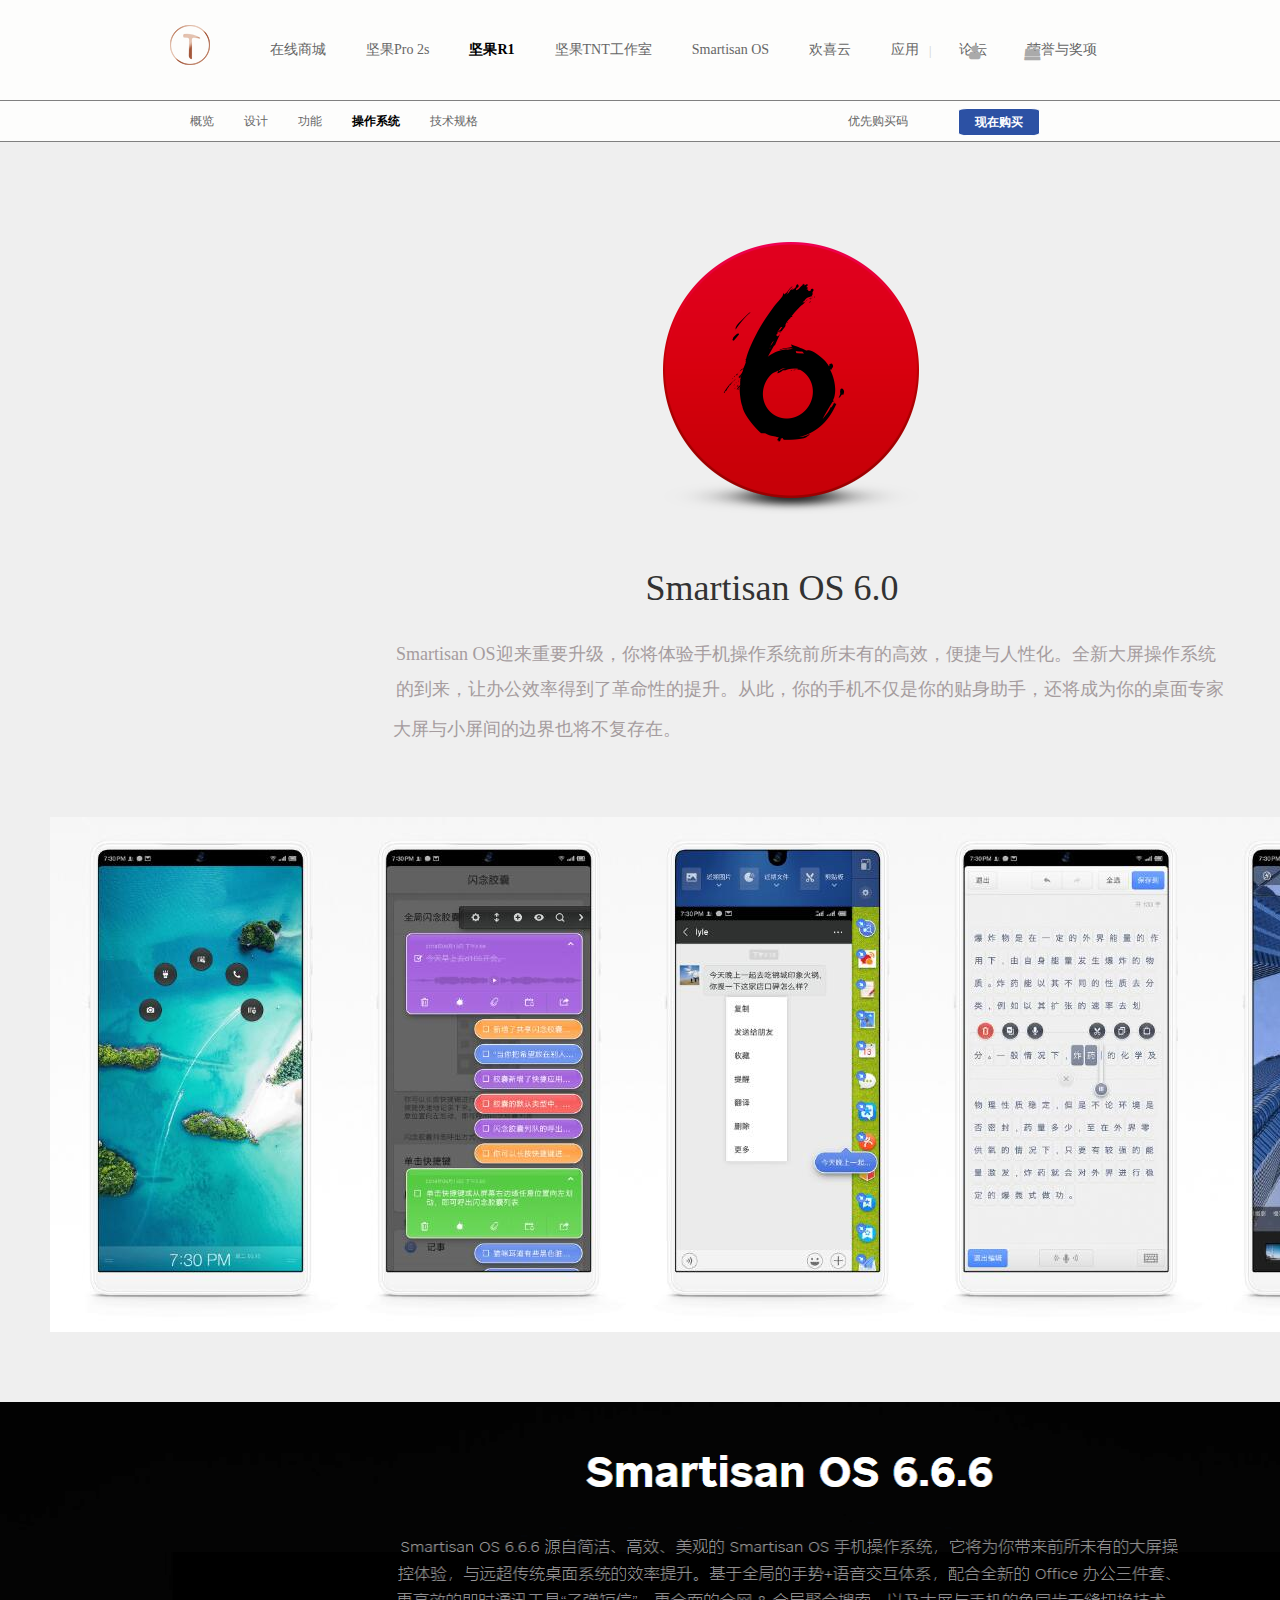
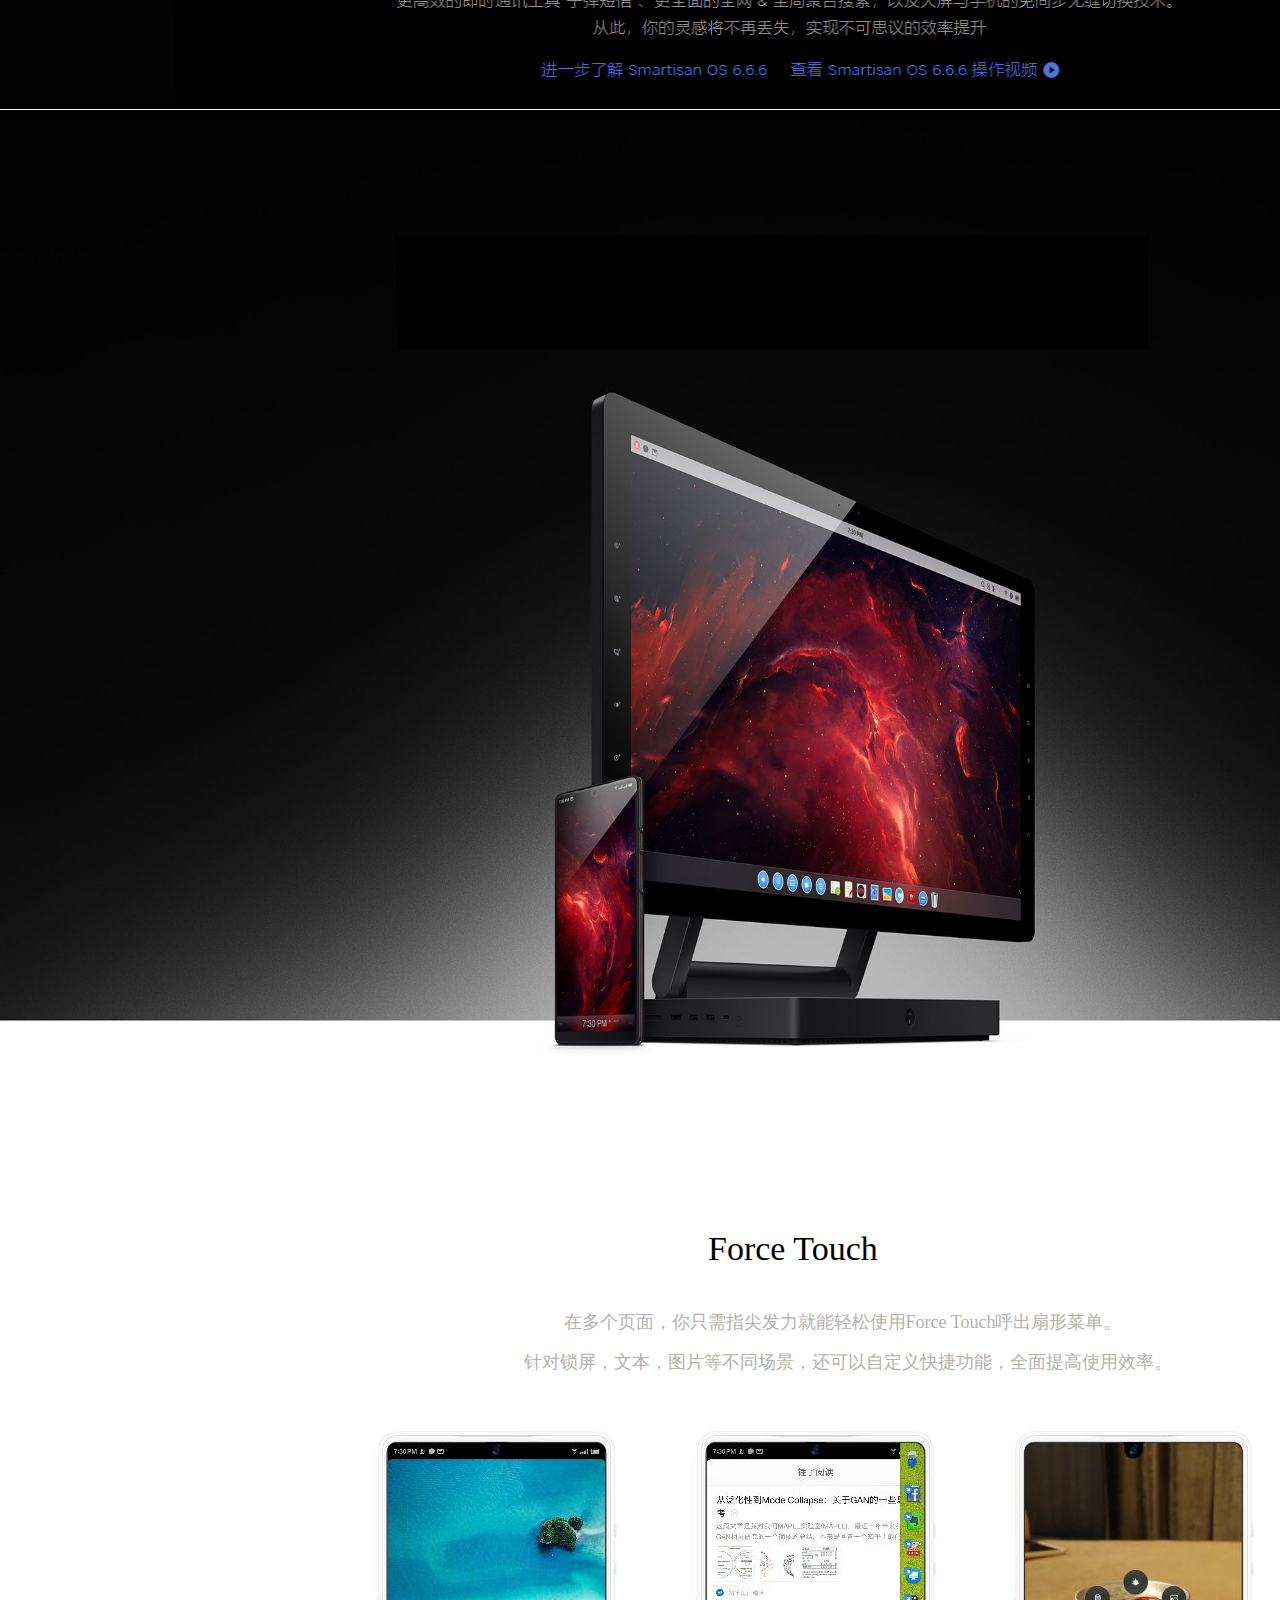
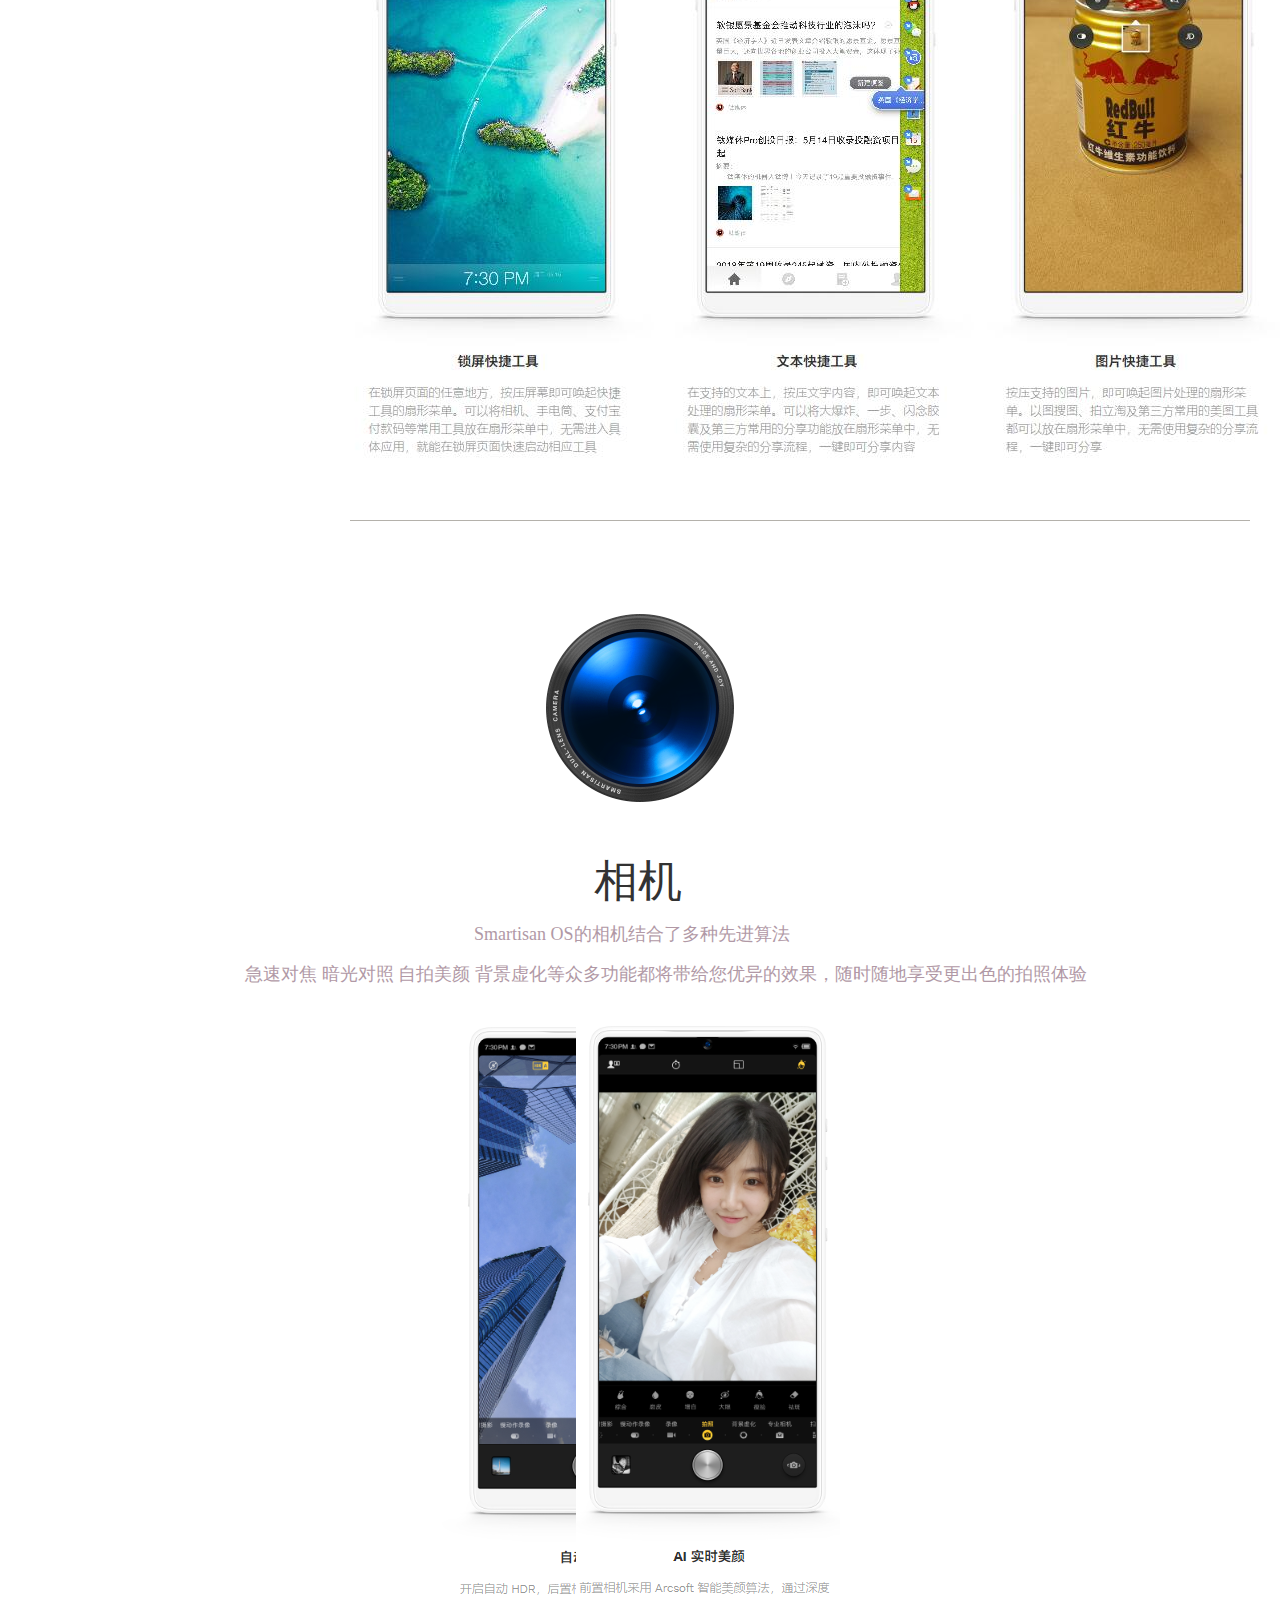
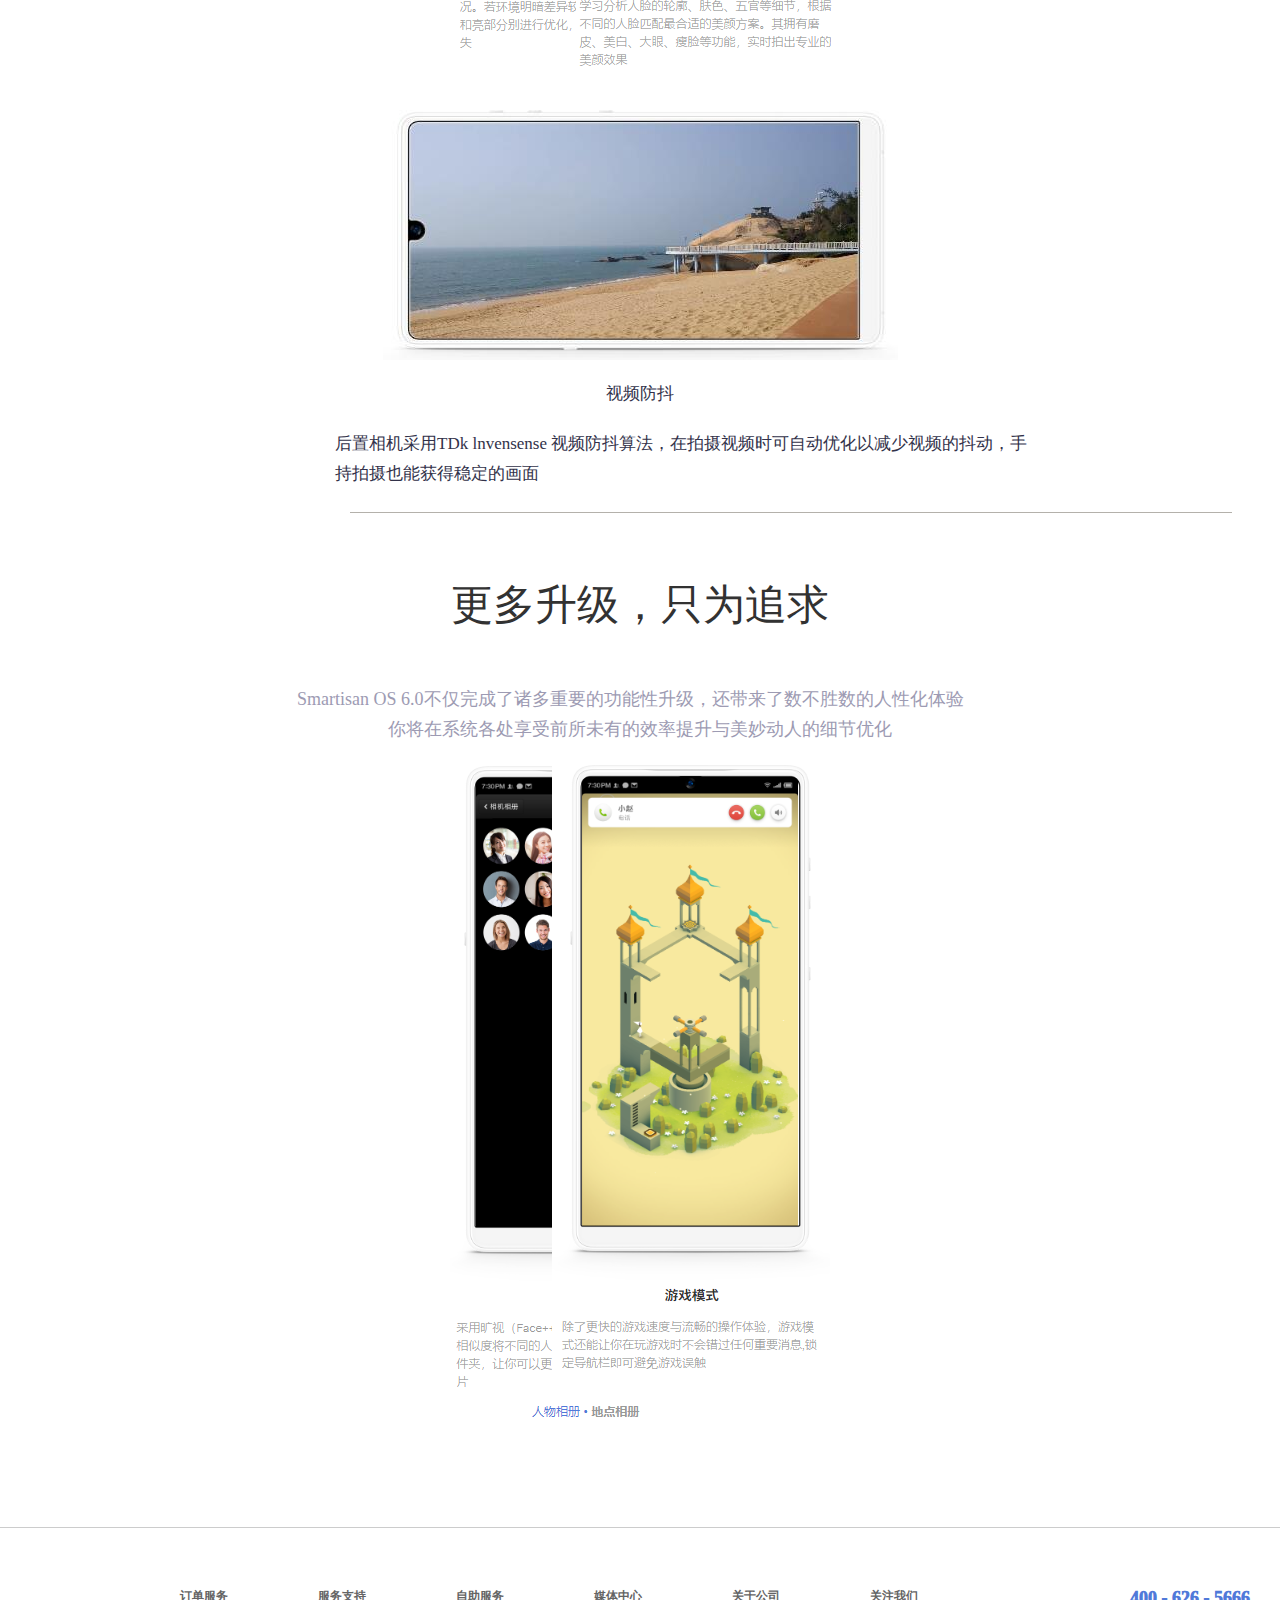
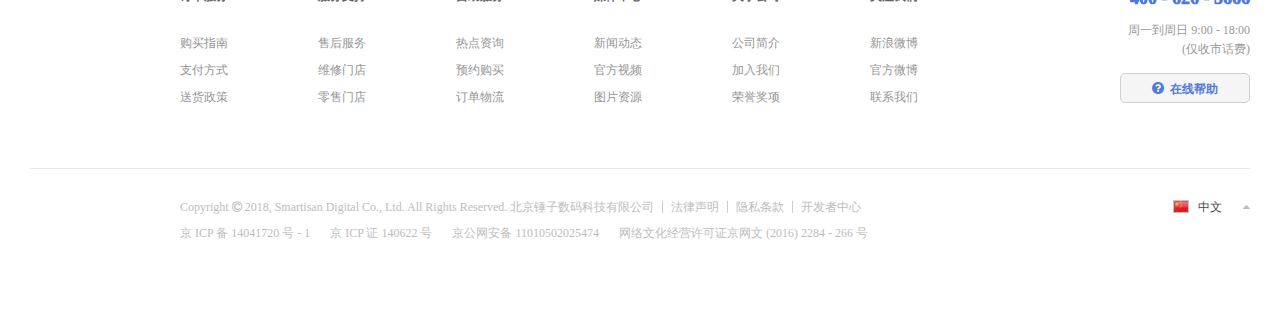
<file: caozuoxitong.html>
<!DOCTYPE html>
<html lang="en">
<head>
	<meta http-equiv="X-UA-Compatible" content="IE=Edge">
	<meta charset="UTF-8">
	<link rel="icon" type="images/favicon.ico" href="images/favicon.ico">
	<link rel="stylesheet" type="text/css" href="css/reset.css">
    <link rel="stylesheet" href="css/fonts/font-awesome.min.css">
    <link rel="stylesheet" href="css/common-index.css">
    <link rel="stylesheet" href="css/font.css">
    <link rel="stylesheet" href="css/caozuoxitong.css">
	<title>操作系统</title>
</head>
<body>
	<section class="top">
		<img src="images/logo-lightgold.png" alt="">
		<ul class="top-nav1">
			<li class="top-nav-item"><a href="#">在线商城</a></li>
			<li class="top-nav-item"><a href="#">坚果Pro 2s</a></li>
			<li class="top-nav-item"><a class="checked" href="#">坚果R1</a></li>
			<li class="top-nav-item "><a href="jianguoTNT.html">坚果TNT工作室</a></li>
			<li class="top-nav-item"><a href="#">Smartisan OS</a></li>
			<li class="top-nav-item"><a href="#">欢喜云</a></li>
			<li class="top-nav-item"><a href="#">应用</a></li>
			<li class="top-nav-item"><a href="#">论坛</a></li>
			<li class="top-nav-item"><a href="#">荣誉与奖项</a></li>
		</ul>
		<div class="cart-shop">
            <div class="cart-nav">
                <span class="sep">|</span>
                <a href="#" class="link"><i class="fa fa-user"></i></a>
                <a href="javascript:;" class="link" id="link">
                    <i class="fa fa-shopping-bag"></i>
                </a>    
                <div class="tankuang" id="tankuang">
                    <i class="fa fa-shopping-cart"></i>
                    <h3>购物车为空</h3>
                    <p>您还没有选购任何商品，现在前往商城选购吧！</p>
                </div>
            </div>
	    </div>
	</section>
	<section>
		<div class="user-info" id="user-info">
	    	<ul>
	    		<li class="user-info-item"><a  href="first.html">概览</a></li>
	    		<li class="user-info-item"><a  href="sheji.html">设计</a></li>
	    		<li class="user-info-item"><a href="first-gongneng.html">功能</a></li>
	    		<li class="user-info-item"><a class="checked" href="caozuoxitong.html">操作系统</a></li>
	    		<li class="user-info-item"><a  href="jishu.html">技术规格</a></li>
	    	</ul>
    	    <div class="user-info-right">
    	    	<a href="#">优先购买码</a>
    	    	<p class="box">现在购买</p>
    	    </div>
		</div>
		<div class="content">
			<div class="cz1"></div>
			<p class="txt1">Smartisan OS 6.0</p>
			<p class="txt2">Smartisan OS迎来重要升级，你将体验手机操作系统前所未有的高效，便捷与人性化。全新大屏操作系统</p>
			<p class="txt3">的到来，让办公效率得到了革命性的提升。从此，你的手机不仅是你的贴身助手，还将成为你的桌面专家</p>
			<p class="txt4">大屏与小屏间的边界也将不复存在。</p>
			<img class="aa" src="images/caozuo2.jpg" alt="">
		</div>
		<div class="content2 clearfix">
			<img class="bb" src="images/caozuo3.png" alt="">
			<img class="cc " src="images/caozuo4.jpg" alt="">
			<p class="txt1">Force Touch</p>
			<p class="txt2">在多个页面，你只需指尖发力就能轻松使用Force Touch呼出扇形菜单。</p>
			<p class="txt3">针对锁屏，文本，图片等不同场景，还可以自定义快捷功能，全面提高使用效率。</p>
			<img class="dd" src="images/caozuo5.jpg" alt="">
			<div class="wirt"></div>
		</div>
		<div class="content3 clearfix">
			<img class="aa" src="images/xiangji.png" alt="">
			<p class="txt1">相机</p>
			<p class="txt2">Smartisan OS的相机结合了多种先进算法</p>
			<p class="txt3">急速对焦 暗光对照 自拍美颜 背景虚化等众多功能都将带给您优异的效果，随时随地享受更出色的拍照体验</p>
			<img class="bb" src="images/caozuo6.png" alt="">
			<img class="cc" src="images/caozuo7.png" alt="">
			<img class="dd" src="images/caozuo8.jpg" alt="">
			<p class="txt4">视频防抖</p>
			<p class="txt5">后置相机采用TDk lnvensense 视频防抖算法，在拍摄视频时可自动优化以减少视频的抖动，手</p>
			<p class="txt6">持拍摄也能获得稳定的画面</p>
			<div class="wirt"></div>
		</div>
	</section>
	<footer class="foot">
		<div class="bottom-content">
			<p class="txt1">更多升级，只为追求</p>
			<p class="txt2">Smartisan OS 6.0不仅完成了诸多重要的功能性升级，还带来了数不胜数的人性化体验</p>
			<p class="txt3">你将在系统各处享受前所未有的效率提升与美妙动人的细节优化</p>
			<img class="aa" src="images/caozuo9.png" alt="">
			<img class="bb" src="images/caozuo10.png" alt="">
		</div>
	</footer>
	<footer class="footer">
		 <div class="container">
            <div class="foot-list">
                <div class="left-list fl">
                    <dl>
                        <dt>订单服务</dt>
                        <dd><a href="#" class="link">购买指南</a></dd>
                        <dd><a href="#" class="link">支付方式</a></dd>
                        <dd><a href="#" class="link">送货政策</a></dd>
                    </dl>
                    <dl>
                        <dt>服务支持</dt>
                        <dd><a href="#" class="link">售后服务</a></dd>
                        <dd><a href="#" class="link">维修门店</a></dd>
                        <dd><a href="#" class="link">零售门店</a></dd>
                    </dl>
                    <dl>
                        <dt>自助服务</dt>
                        <dd><a href="#" class="link">热点资询</a></dd>
                        <dd><a href="#" class="link">预约购买</a></dd>
                        <dd><a href="#" class="link">订单物流</a></dd>
                    </dl>
                    <dl>
                        <dt>媒体中心</dt>
                        <dd><a href="#" class="link">新闻动态</a></dd>
                        <dd><a href="#" class="link">官方视频</a></dd>
                        <dd><a href="#" class="link">图片资源</a></dd>
                    </dl>
                    <dl>
                        <dt>关于公司</dt>
                        <dd><a href="#" class="link">公司简介</a></dd>
                        <dd><a href="#" class="link">加入我们</a></dd>
                        <dd><a href="#" class="link">荣誉奖项</a></dd>
                    </dl>
                    <dl>
                        <dt>关注我们</dt>
                        <dd><a href="#" class="link">新浪微博</a></dd>
                        <dd><a href="#" class="link">官方微博</a></dd>
                        <dd><a href="#" class="link">联系我们</a></dd>
                    </dl>   
                </div>
                <div class="right-list fr">
                    <p class="num">400 - 626 - 5666</p>
                    <p class="time">周一到周日 9:00 - 18:00</p>
                    <p class="txt">(仅收市话费)</p>
                    <p class="help"><i class="fa fa-question-circle"></i>在线帮助</p>
                </div>
            </div>
            <div class="foot-nav clearfix">
                <div class="left-nav fl">
                    <ul class="top1 clearfix">
                        <li>Copyright <i class="fa fa-copyright"></i> 2018, Smartisan Digital Co., Ltd. All Rights Reserved. 北京锤子数码科技有限公司<span></span></li>
                        <li><a href="#" class="link">法律声明</a><span></span></li>
                        <li><a href="#" class="link">隐私条款</a><span></span></li>
                        <li><a href="#" class="link">开发者中心</a></li>
                    </ul>
                    <ul class="bottom">
                        <li><a href="#" class="link">京 ICP 备 14041720 号 - 1</a></li>
                        <li><a href="#" class="link">京 ICP 证 140622 号</a></li>
                        <li><a href="#" class="link">京公网安备 11010502025474</a></li>
                        <li><a href="#" class="link">网络文化经营许可证京网文 (2016) 2284 - 266 号</a></li>
                    </ul>
                </div>
                <div class="right-nav fr">
                    <a href="#" class="link">
                        <div></div>
                        <span>中文</span>
                        <i class="fa fa-caret-up"></i>
                    </a>
                </div>
            </div>
	</footer>
</body>
<script src="js/util.js"></script>
<script src="js/first.js"></script>
</html>
</file>
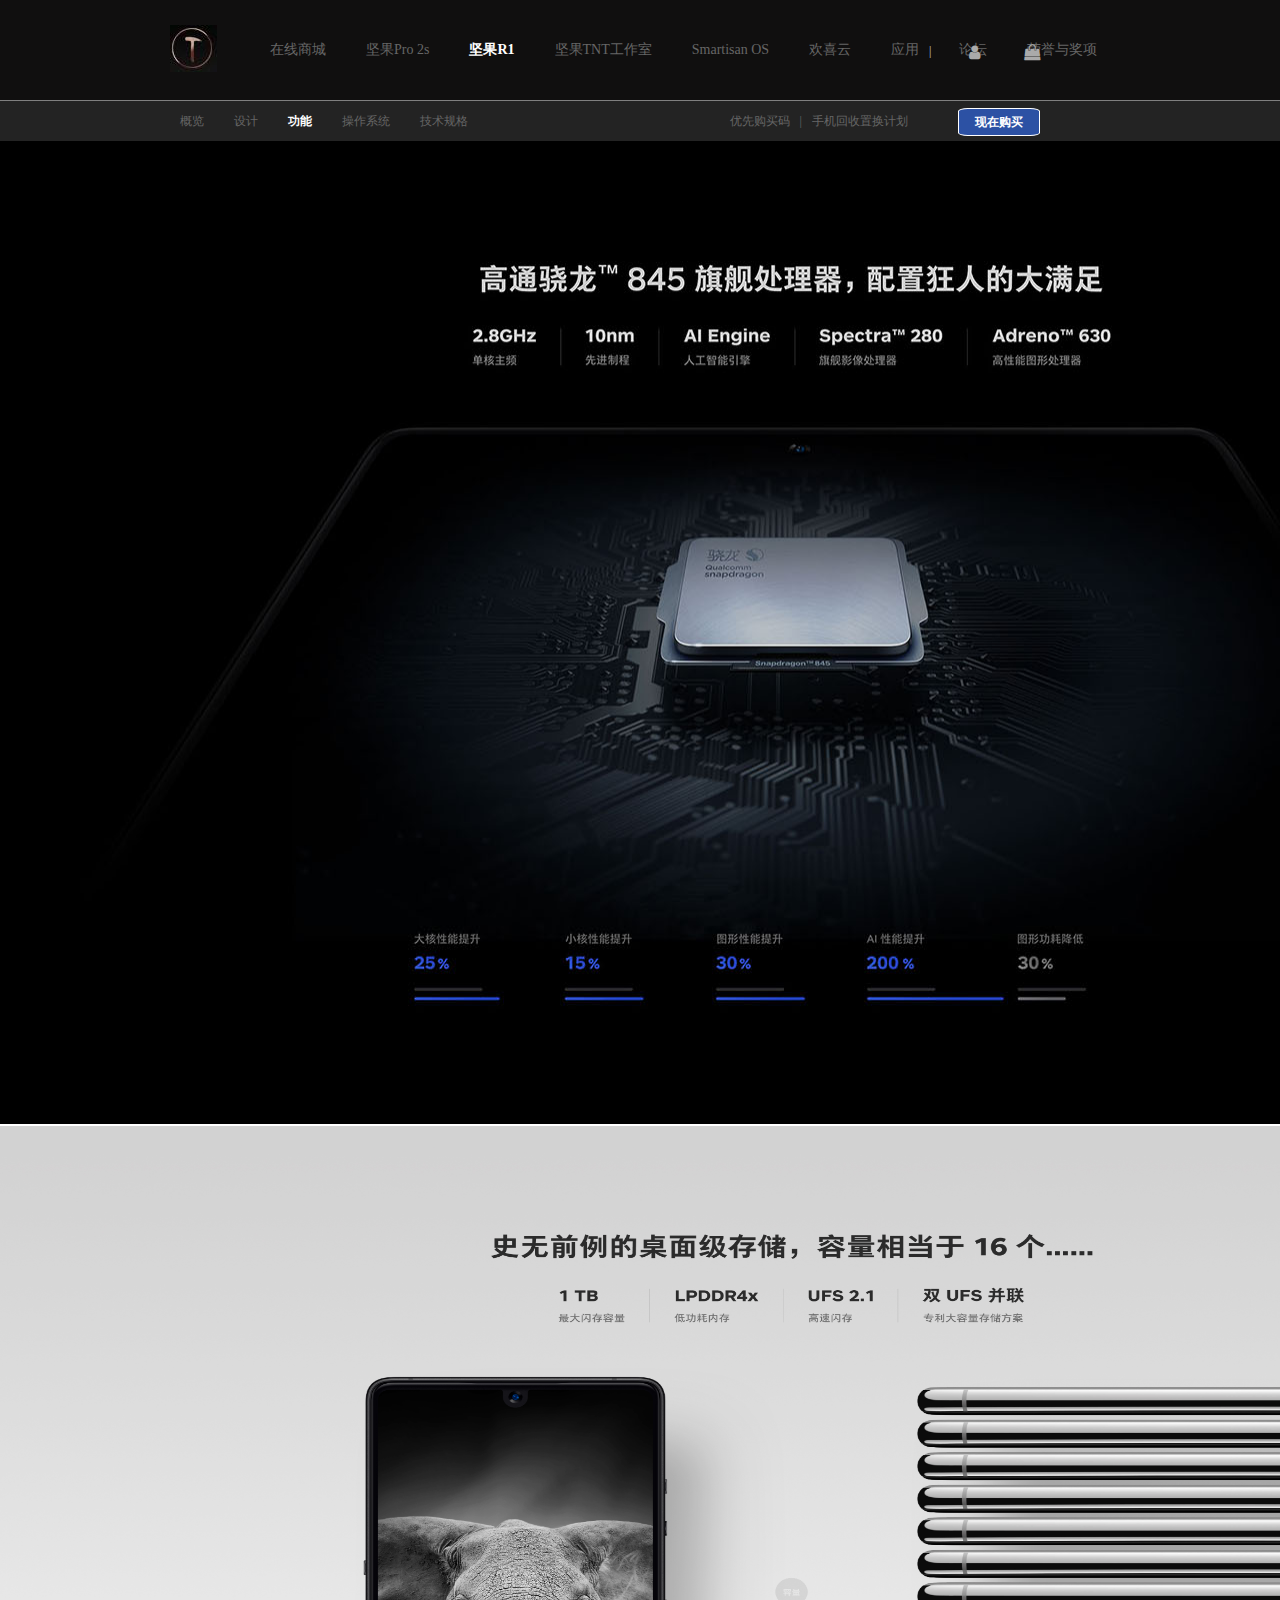
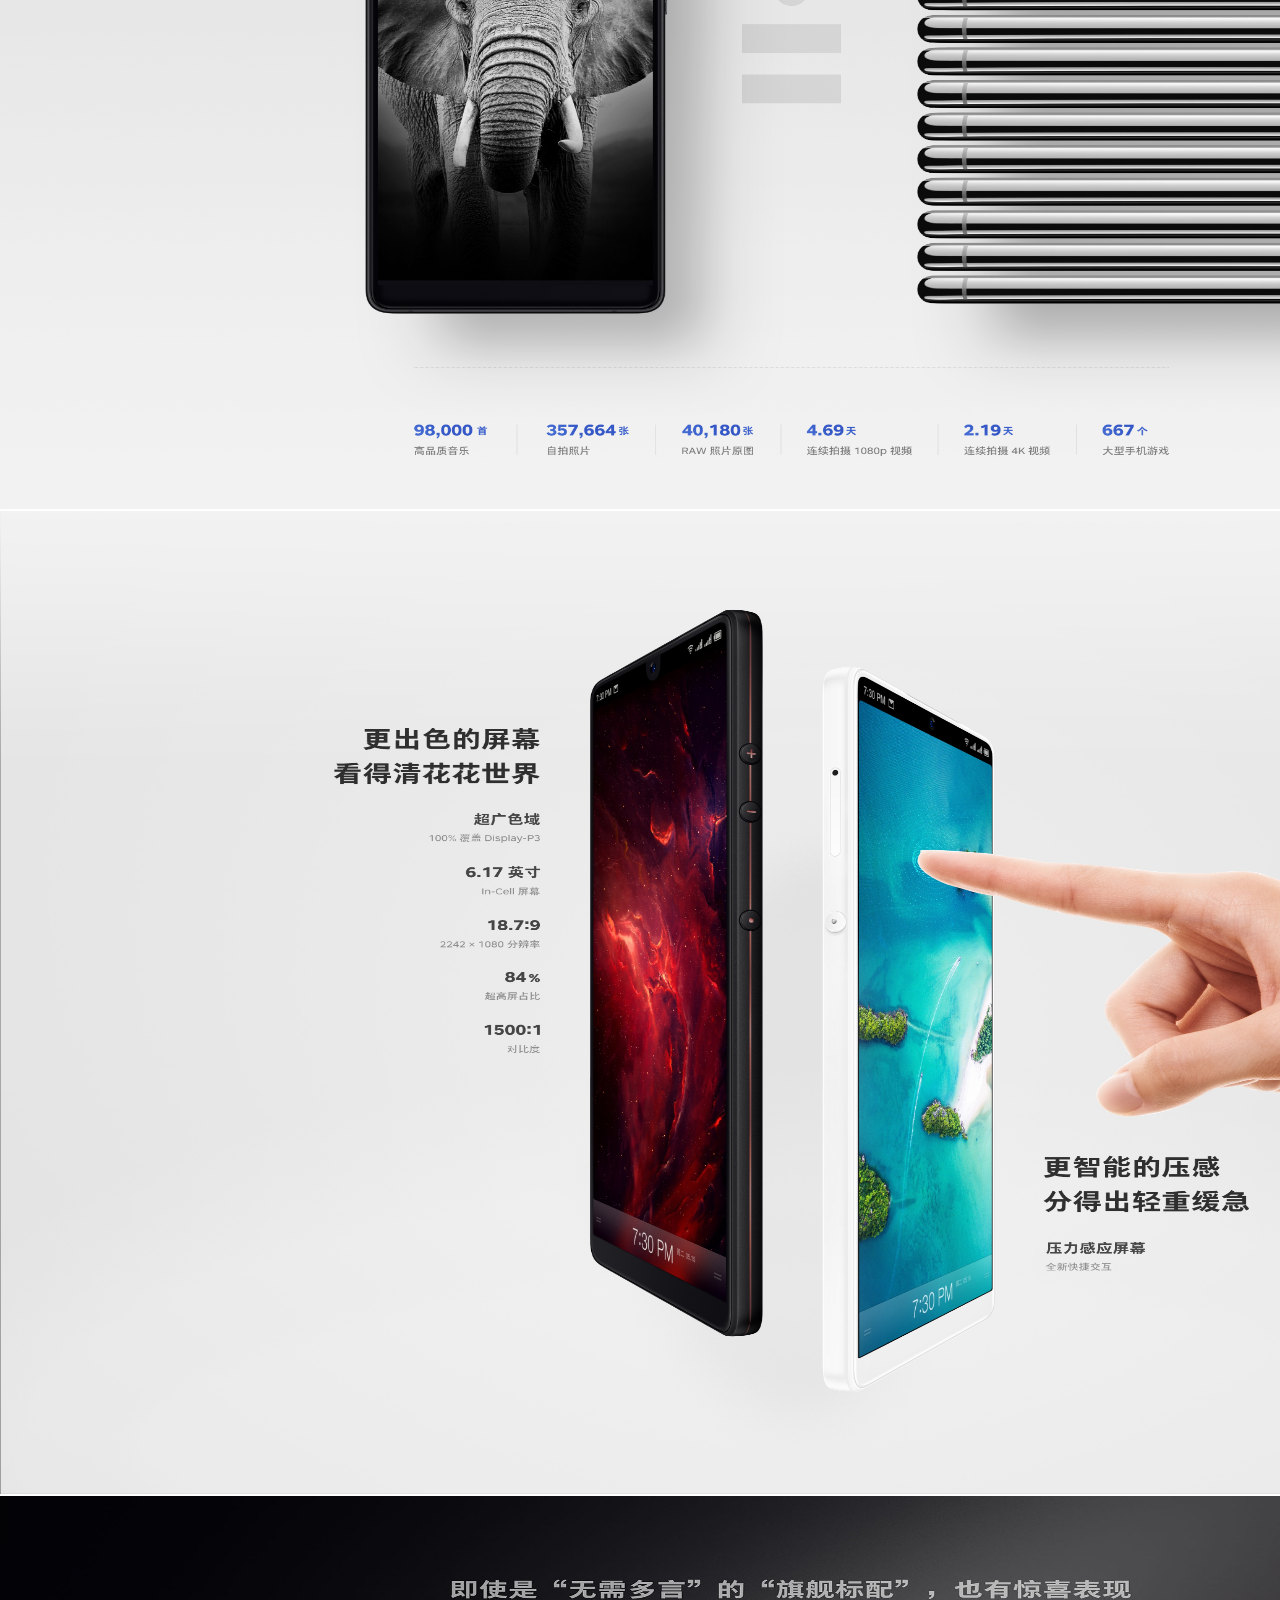
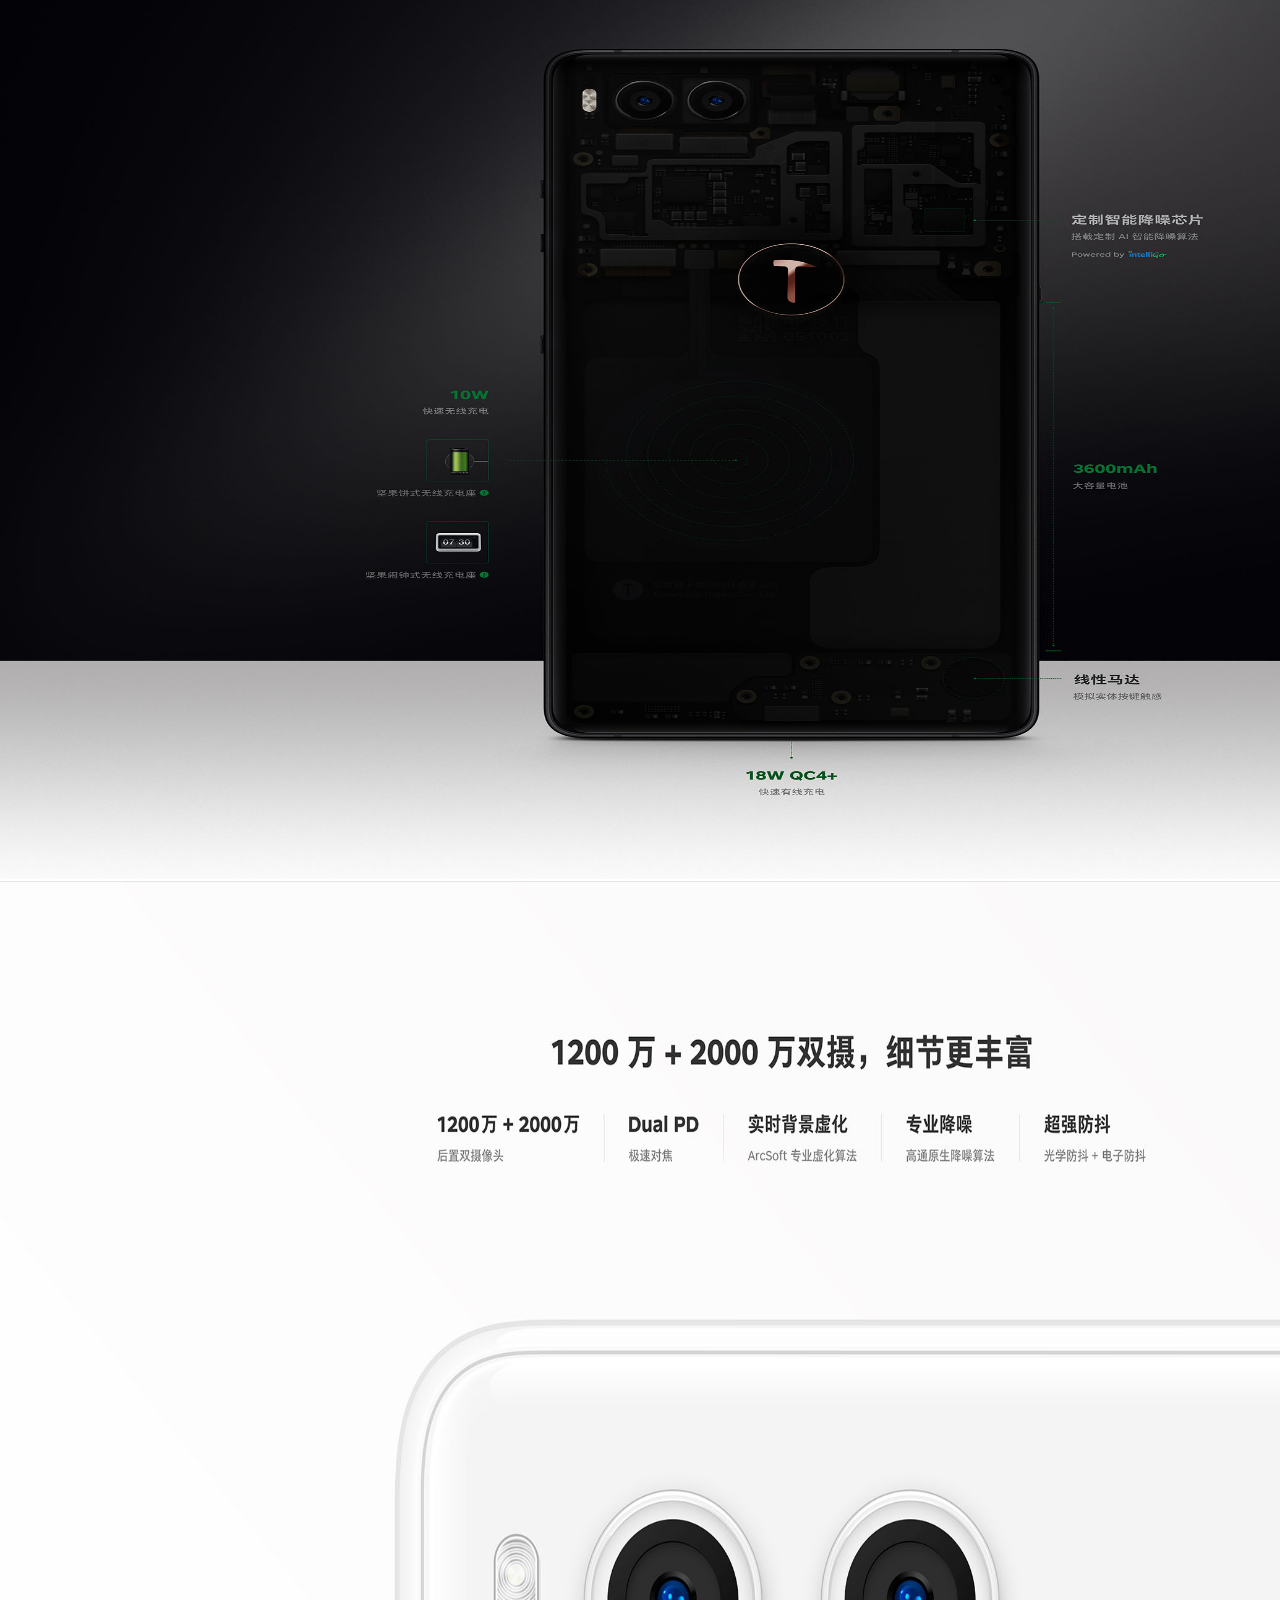
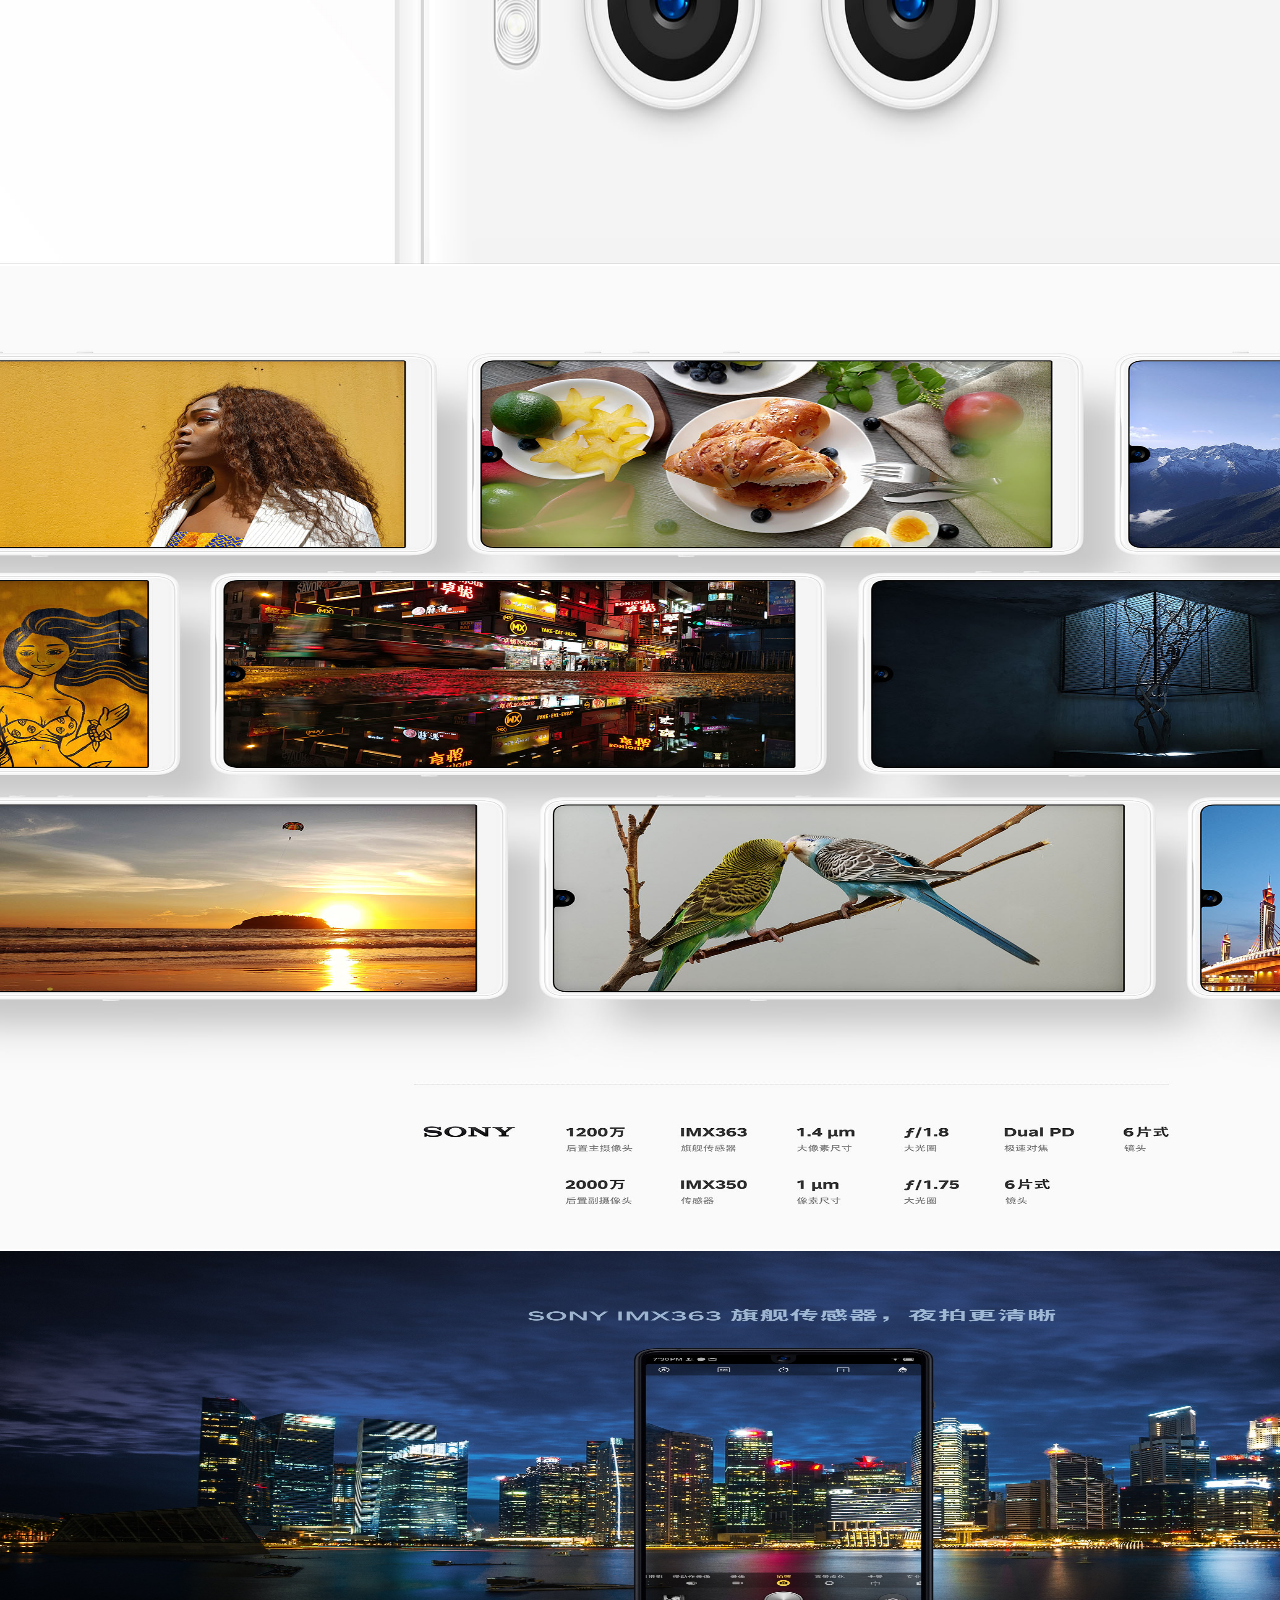
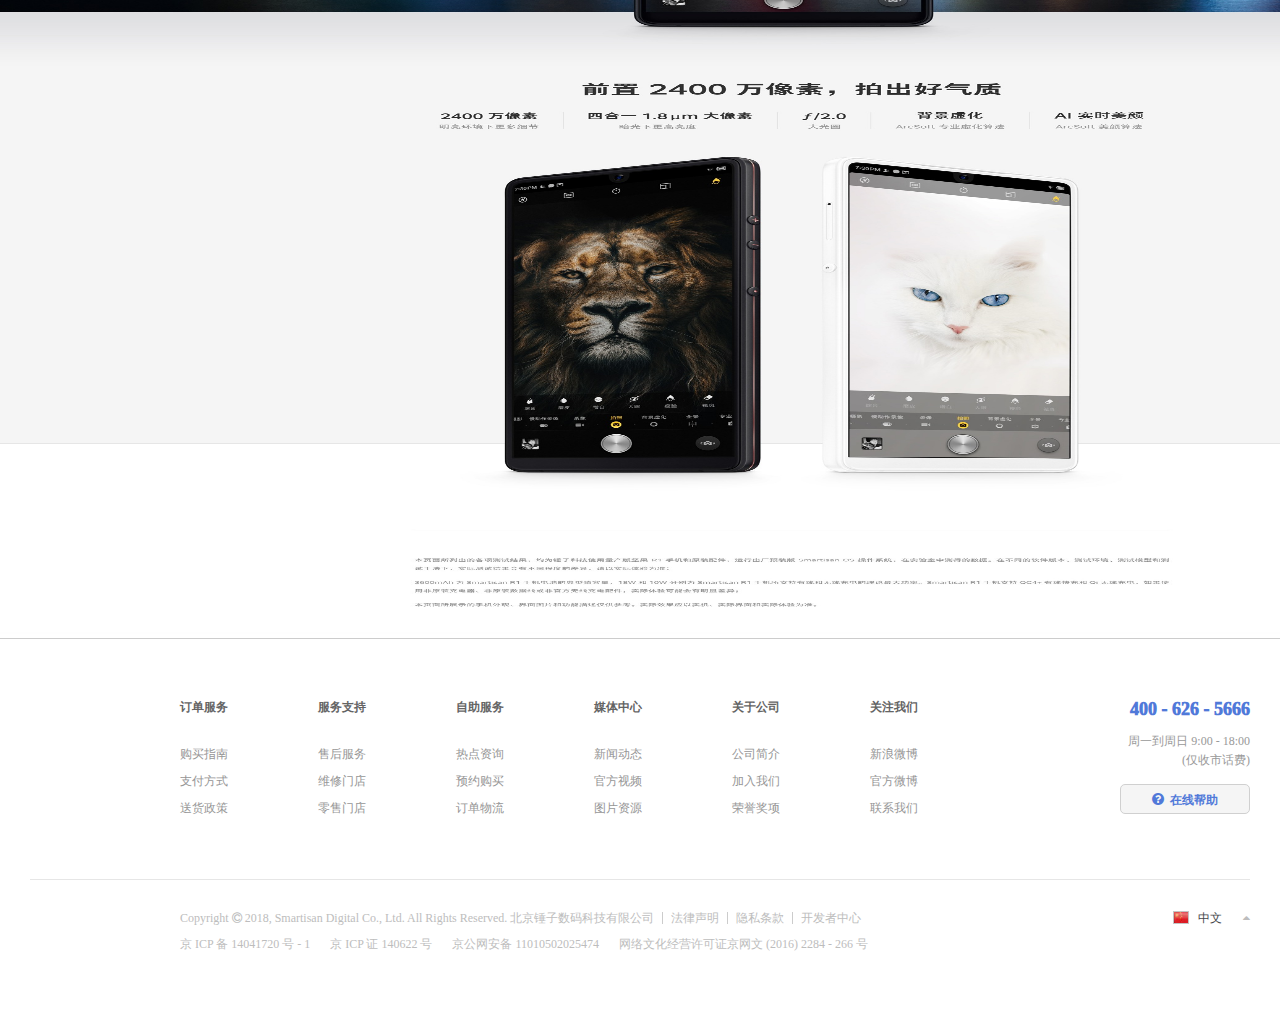
<file: first-gongneng.html>
<!DOCTYPE html>
<html lang="en">
<head>
	<meta http-equiv="X-UA-Compatible" content="IE=Edge">	
	<meta charset="UTF-8">
	<link rel="icon" type="images/favicon.ico" href="images/favicon.ico">
	<link rel="stylesheet" type="text/css" href="css/reset.css">
	<link rel="stylesheet" href="css/fonts/font-awesome.min.css">
    <link rel="stylesheet" href="css/common-index.css">
    <link rel="stylesheet" href="css/font.css">
    <link rel="stylesheet" href="css/first-gongneng.css">
	<title>功能</title>
</head>
<body>
	<section class="top">
		<div class="logo">
			<img src="images/logo.jpg" alt="">
		</div>
		<ul class="top-nav1">
			<li class="top-nav-item"><a href="#">在线商城</a></li>
			<li class="top-nav-item"><a href="#">坚果Pro 2s</a></li>
			<li class="top-nav-item"><a href="#" class="checked">坚果R1</a></li>
			<li class="top-nav-item"><a href="#">坚果TNT工作室</a></li>
			<li class="top-nav-item"><a href="#">Smartisan OS</a></li>
			<li class="top-nav-item"><a href="#">欢喜云</a></li>
			<li class="top-nav-item"><a href="#">应用</a></li>
			<li class="top-nav-item"><a href="#">论坛</a></li>
			<li class="top-nav-item"><a href="#">荣誉与奖项</a></li>
		</ul>
		<div class="cart-shop">
            <div class="cart-nav">
                <span class="sep">|</span>
                <a href="#" class="link"><i class="fa fa-user"></i></a>
                <a href="javascript:;" class="link" id="link">
                    <i class="fa fa-shopping-bag"></i>
                </a>    
                <div class="tankuang" id="tankuang">
                    <i class="fa fa-shopping-cart"></i>
                    <h3>购物车为空</h3>
                    <p>您还没有选购任何商品，现在前往商城选购吧！</p>
                </div>
            </div>
	    </div>
	</section>
		<div class="user-info" id="user-info">
		    	<ul>
		    		<li class="user-info-item"><a href="first.html">概览</a></li>
		    		<li class="user-info-item"><a href="sheji.html">设计</a></li>
		    		<li class="user-info-item"><a class="checked"href="first-gongneng.html">功能</a></li>
		    		<li class="user-info-item"><a href="caozuoxitong.html">操作系统</a></li>
		    		<li class="user-info-item"><a href="jishu.html">技术规格</a></li>
		    	</ul>
		    <div class="user-info-right">
		    	<a href="#">优先购买码</a><span>|</span><a href="#">手机回收置换计划</a>
		    	<p class="box">现在购买</p>
		    </div>
		</div>    
	<header class="header">
		<div class="header-nav">
			<img src="images/GN-1.jpg" class="aa" alt="">
			<img src="images/GN-2.jpg" class="aa" alt="">
			<img src="images/GN-3.jpg" class="aa" alt="">
			<img src="images/GN-4.jpg" class="aa" alt="">
			<img src="images/GN-5.jpg" class="aa" alt="">
			<img src="images/GN-6.jpg" class="aa" alt="">
			<img src="images/GN-7.jpg" class="aa" alt="">
		</div>
	</header>
	<footer class="foot">
		 <div class="container">
            <div class="foot-list">
                <div class="left-list fl">
                    <dl>
                        <dt>订单服务</dt>
                        <dd><a href="#" class="link">购买指南</a></dd>
                        <dd><a href="#" class="link">支付方式</a></dd>
                        <dd><a href="#" class="link">送货政策</a></dd>
                    </dl>
                    <dl>
                        <dt>服务支持</dt>
                        <dd><a href="#" class="link">售后服务</a></dd>
                        <dd><a href="#" class="link">维修门店</a></dd>
                        <dd><a href="#" class="link">零售门店</a></dd>
                    </dl>
                    <dl>
                        <dt>自助服务</dt>
                        <dd><a href="#" class="link">热点资询</a></dd>
                        <dd><a href="#" class="link">预约购买</a></dd>
                        <dd><a href="#" class="link">订单物流</a></dd>
                    </dl>
                    <dl>
                        <dt>媒体中心</dt>
                        <dd><a href="#" class="link">新闻动态</a></dd>
                        <dd><a href="#" class="link">官方视频</a></dd>
                        <dd><a href="#" class="link">图片资源</a></dd>
                    </dl>
                    <dl>
                        <dt>关于公司</dt>
                        <dd><a href="#" class="link">公司简介</a></dd>
                        <dd><a href="#" class="link">加入我们</a></dd>
                        <dd><a href="#" class="link">荣誉奖项</a></dd>
                    </dl>
                    <dl>
                        <dt>关注我们</dt>
                        <dd><a href="#" class="link">新浪微博</a></dd>
                        <dd><a href="#" class="link">官方微博</a></dd>
                        <dd><a href="#" class="link">联系我们</a></dd>
                    </dl>   
                </div>
                <div class="right-list fr">
                    <p class="num">400 - 626 - 5666</p>
                    <p class="time">周一到周日 9:00 - 18:00</p>
                    <p class="txt">(仅收市话费)</p>
                    <p class="help"><i class="fa fa-question-circle"></i>在线帮助</p>
                </div>
            </div>
            <div class="foot-nav clearfix">
                <div class="left-nav fl">
                    <ul class="top1 clearfix">
                        <li>Copyright <i class="fa fa-copyright"></i> 2018, Smartisan Digital Co., Ltd. All Rights Reserved. 北京锤子数码科技有限公司<span></span></li>
                        <li><a href="#" class="link">法律声明</a><span></span></li>
                        <li><a href="#" class="link">隐私条款</a><span></span></li>
                        <li><a href="#" class="link">开发者中心</a></li>
                    </ul>
                    <ul class="bottom">
                        <li><a href="#" class="link">京 ICP 备 14041720 号 - 1</a></li>
                        <li><a href="#" class="link">京 ICP 证 140622 号</a></li>
                        <li><a href="#" class="link">京公网安备 11010502025474</a></li>
                        <li><a href="#" class="link">网络文化经营许可证京网文 (2016) 2284 - 266 号</a></li>
                    </ul>
                </div>
                <div class="right-nav fr">
                    <a href="#" class="link">
                        <div></div>
                        <span>中文</span>
                        <i class="fa fa-caret-up"></i>
                    </a>
                </div>
            </div>
	</footer>
</body>
<script src="js/util.js"></script>
<script src="js/first.js"></script>
</html>
</file>
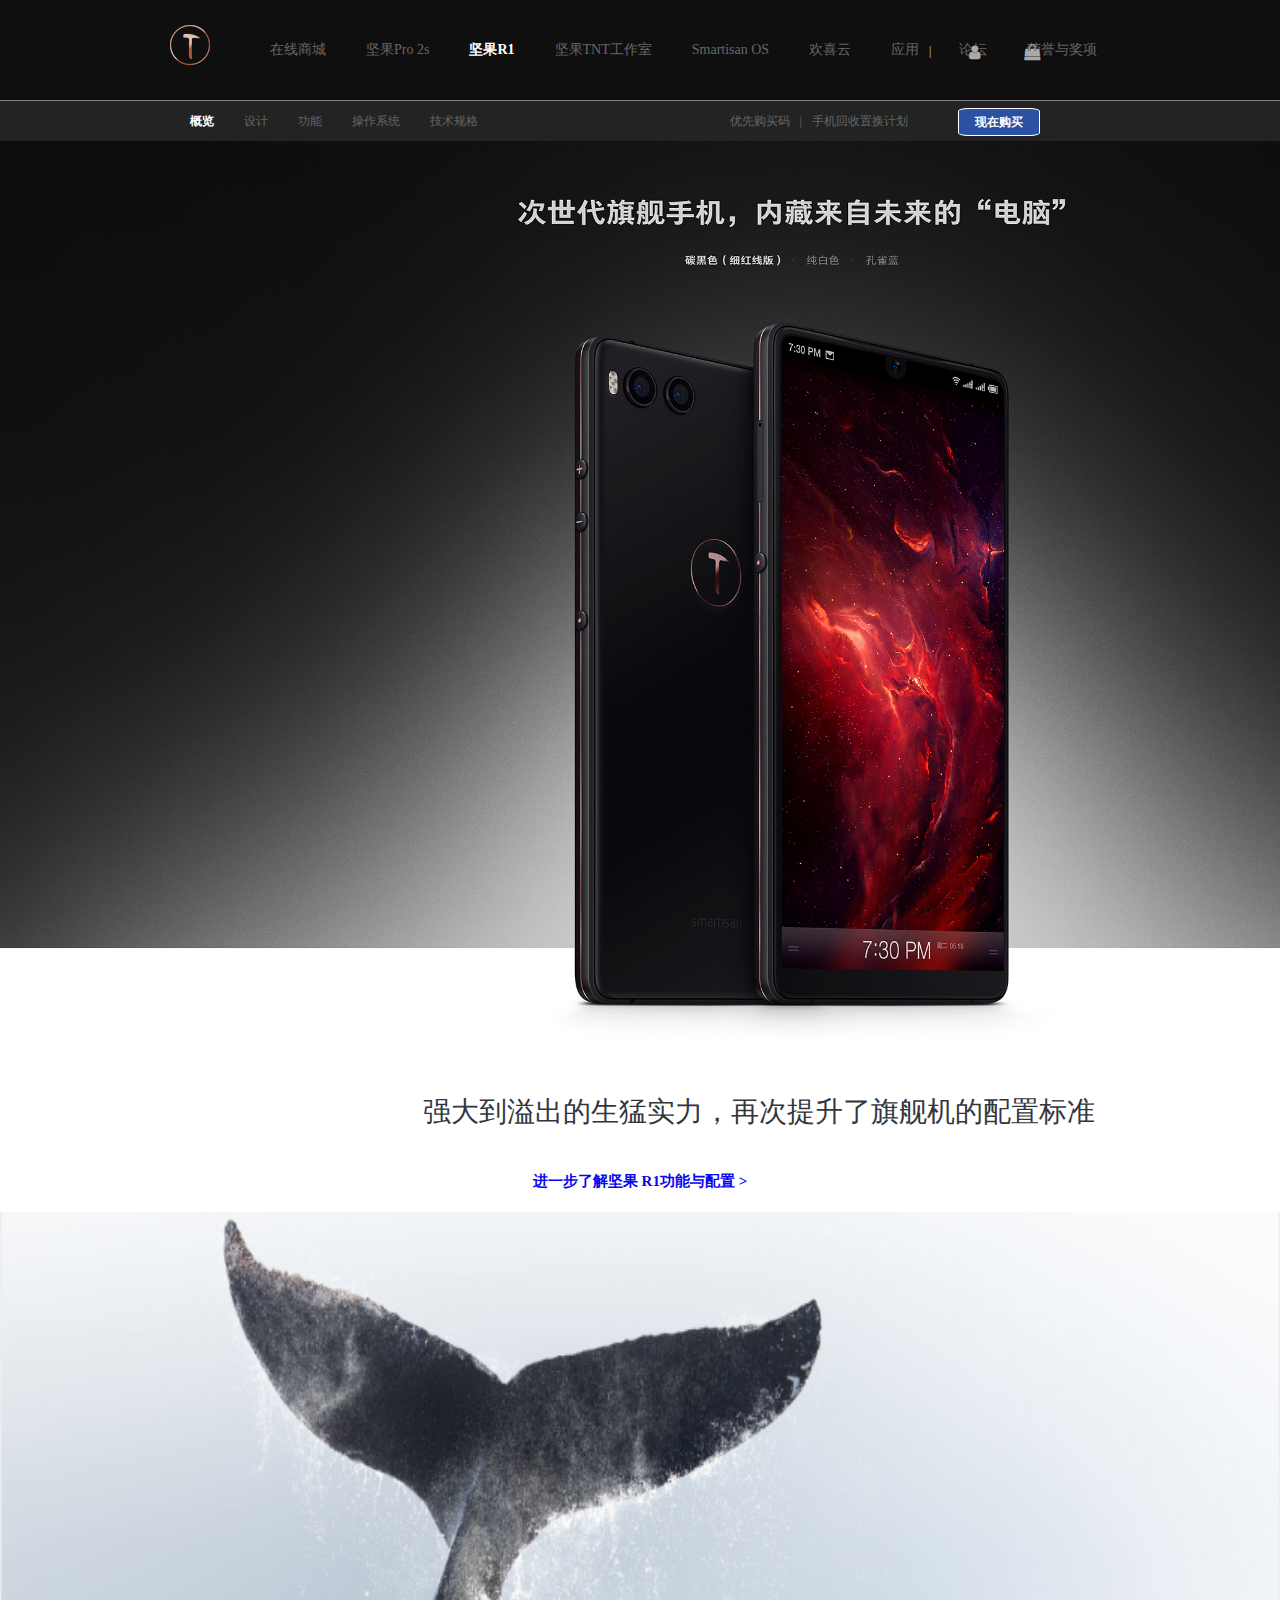
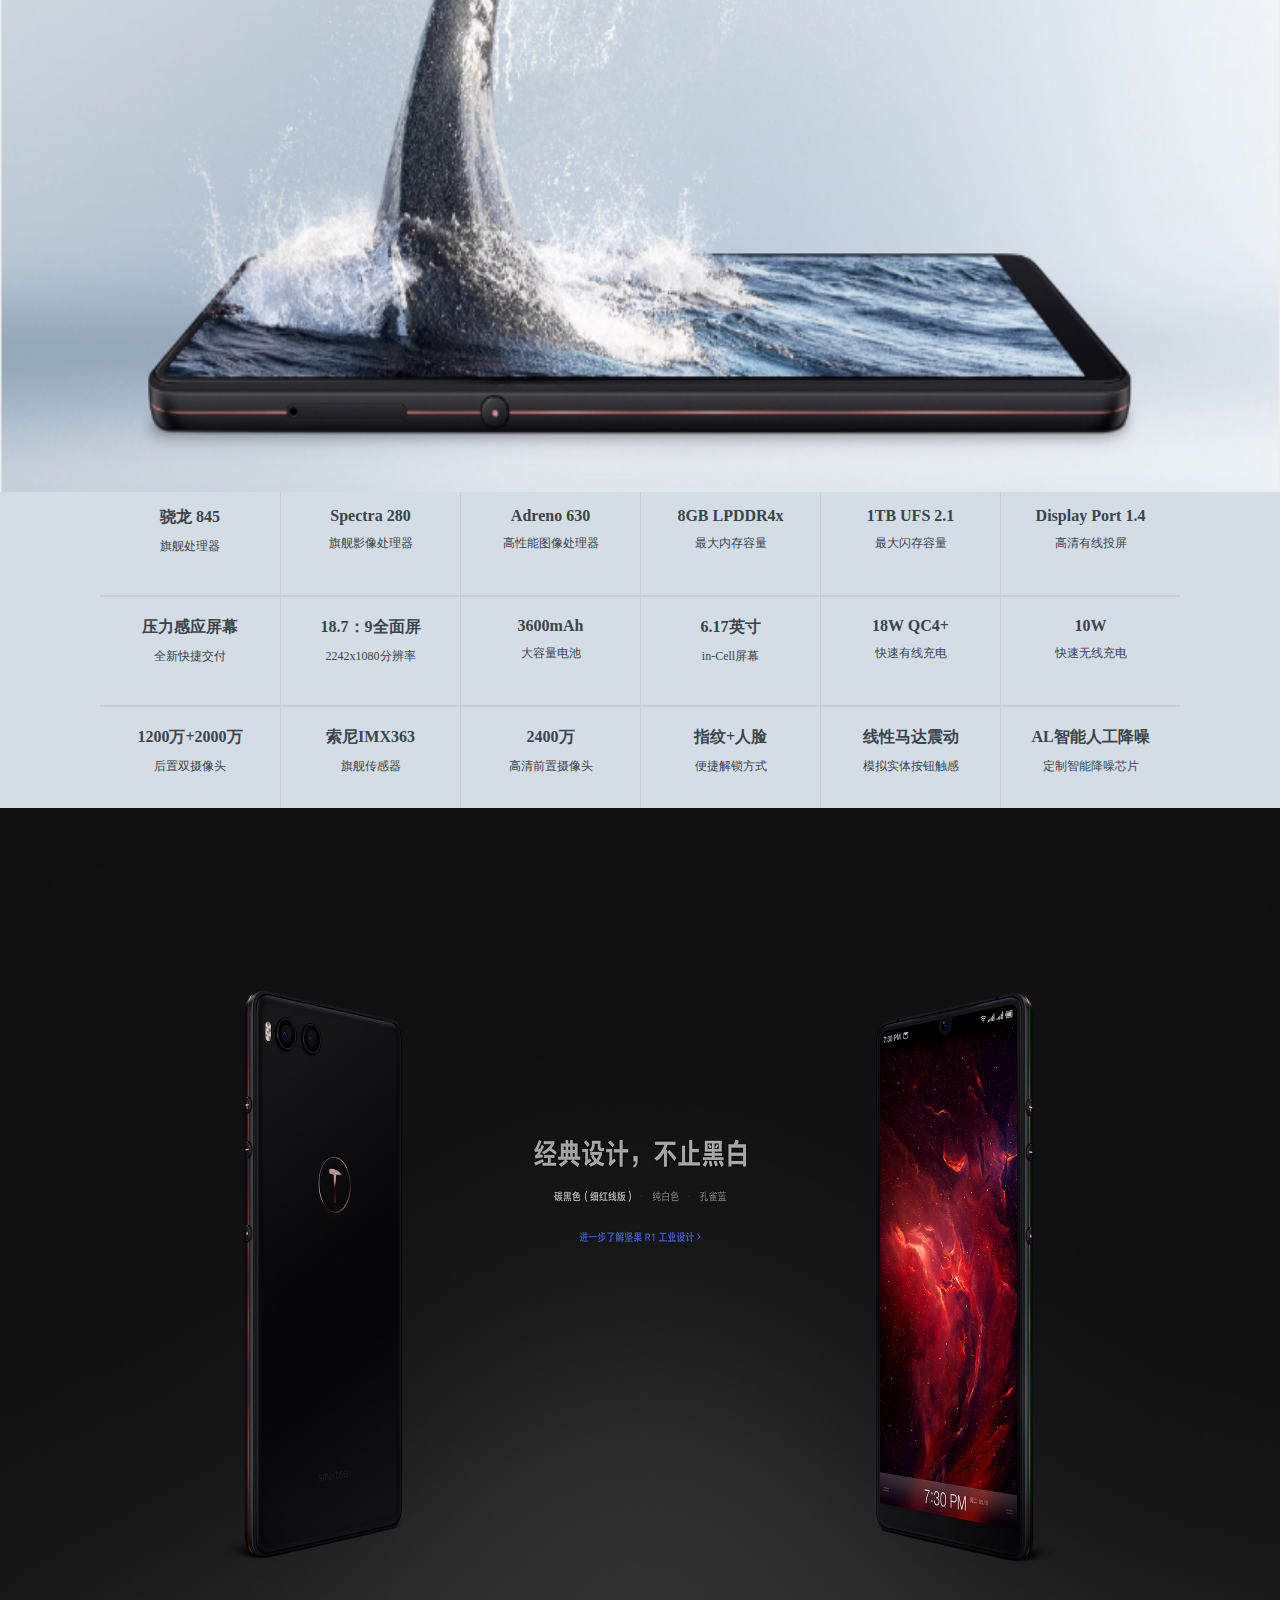
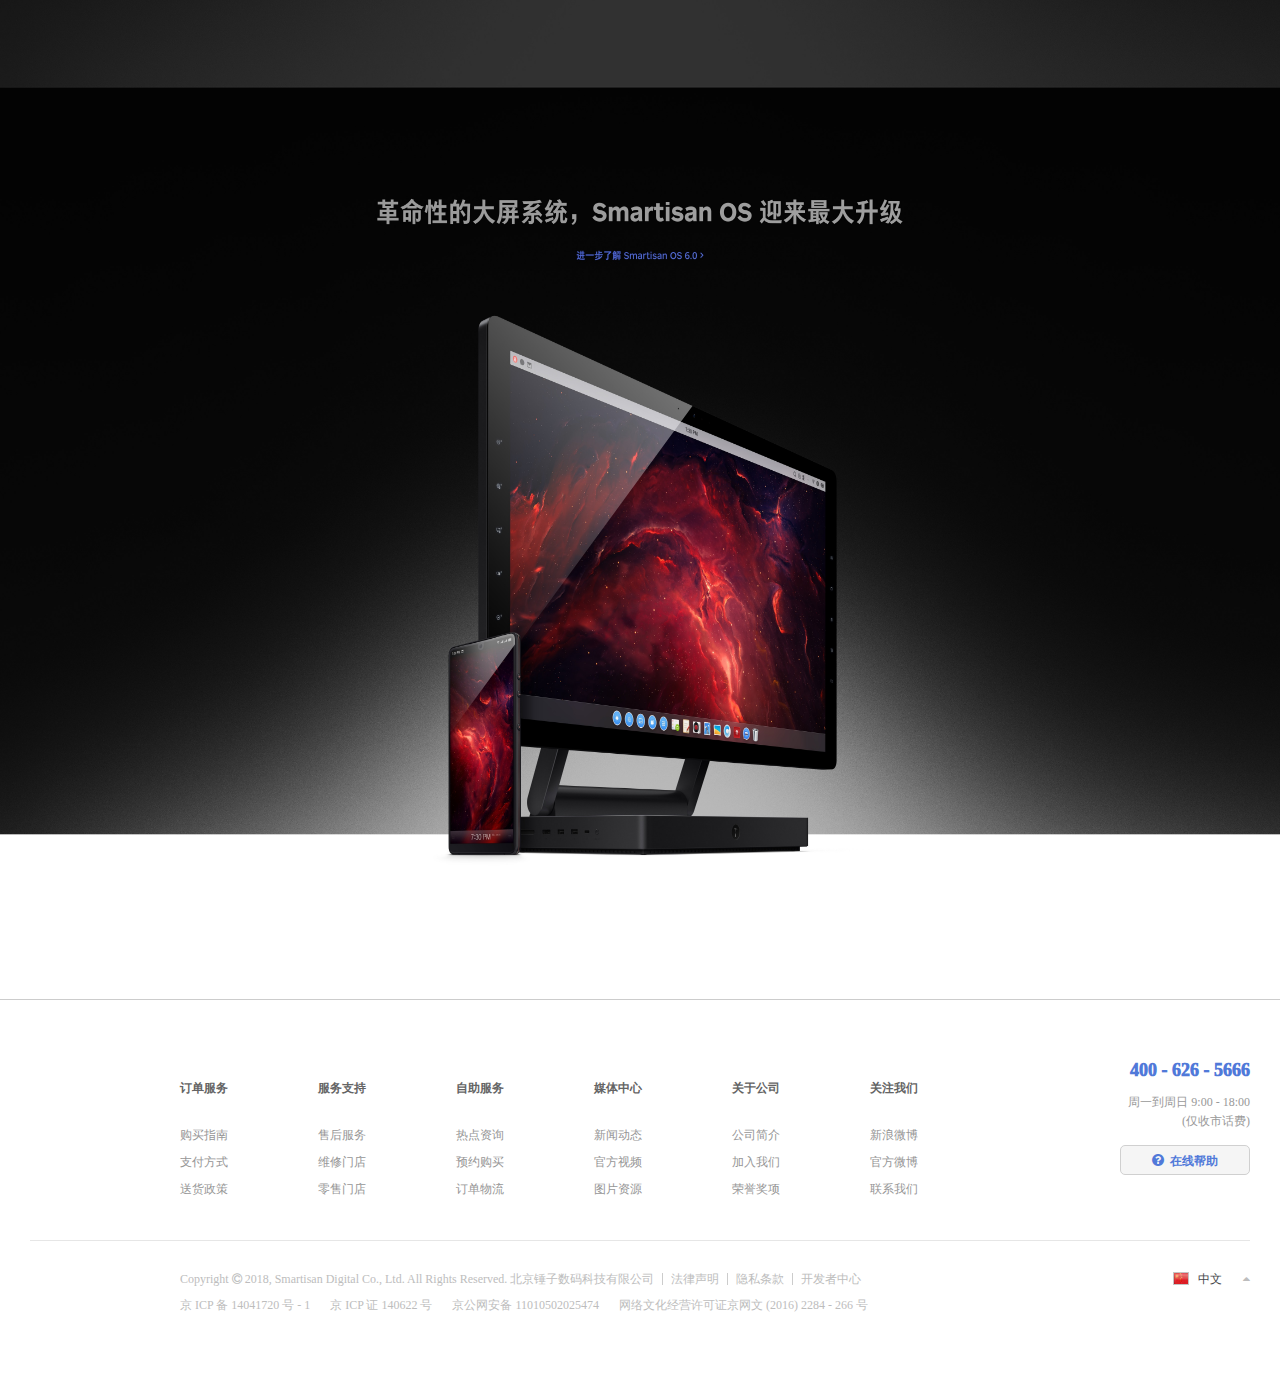
<file: first.html>
<!DOCTYPE html>
<html lang="en">
<head>
	<meta http-equiv="X-UA-Compatible" content="IE=Edge">
	<meta charset="UTF-8">
	<link rel="icon" type="images/favicon.ico" href="images/favicon.ico">
	<link rel="stylesheet" type="text/css" href="css/reset.css">
    <link rel="stylesheet" href="css/fonts/font-awesome.min.css">
    <link rel="stylesheet" href="css/common-index.css">
    <link rel="stylesheet" href="css/font.css">
	<link rel="stylesheet" type="text/css" href="css/first.css">
	<title>坚果R1</title>
</head>
<body>
	<section class="top">
			<img class="logo" src="images/logo-lightgold.png" alt="">
			<ul class="top-nav1 clearfix">
				<li class="top-nav-item"><a href="#">在线商城</a></li>
				<li class="top-nav-item"><a href="#">坚果Pro 2s</a></li>
				<li class="top-nav-item"><a class="checked" href="#">坚果R1</a></li>
				<li class="top-nav-item"><a href="#">坚果TNT工作室</a></li>
				<li class="top-nav-item"><a href="#">Smartisan OS</a></li>
				<li class="top-nav-item"><a href="#">欢喜云</a></li>
				<li class="top-nav-item"><a href="#">应用</a></li>
				<li class="top-nav-item"><a href="#">论坛</a></li>
				<li class="top-nav-item"><a href="#">荣誉与奖项</a></li>
			</ul>
    	    <div class="cart-shop">
                <div class="cart-nav">
                    <span class="sep">|</span>
                    <a href="#" class="link"><i class="fa fa-user"></i></a>
                    <a href="javascript:;" class="link" id="link">
                        <i class="fa fa-shopping-bag"></i>
                    </a>    
                    <div class="tankuang" id="tankuang">
                        <i class="fa fa-shopping-cart"></i>
                        <h3>购物车为空</h3>
                        <p>您还没有选购任何商品，现在前往商城选购吧！</p>
                    </div>
                </div>
    	    </div>
	</section> 
	    <div class="user-info" id="user-info">
	    	<ul class="user-info-list">
	    		<li class="user-info-item"><a class="checked" href="#">概览</a></li>
	    		<li class="user-info-item"><a href="sheji.html">设计</a></li>
	    		<li class="user-info-item"><a href="first-gongneng.html">功能</a></li>
	    		<li class="user-info-item"><a href="caozuoxitong.html">操作系统</a></li>
	    		<li class="user-info-item"><a href="jishu.html">技术规格</a></li>
	    	</ul>
    	    <div class="user-info-right id="user-info-right">
    	    	<a href="#">优先购买码</a><span>|</span><a href="#">手机回收置换计划</a>
    	    	<p class="box">现在购买</p>
    	    </div>
        </div>
    <header class="header">
    	<nav class="header-nav">
    		<img class="aa" src="images/first.jpg">
    		<span class="txt1">强大到溢出的生猛实力，再次提升了旗舰机的配置标准</span>
    		<div class="txt2">进一步了解坚果	R1功能与配置 ></div>
    		<img class="bb" src="images/two.png" alt="">
            <div class="box">
    		   <div class="list-item clearfix">
    			<dl class="list-nav-item">
    		       <dt class="border-left">骁龙 845</dt>
    			   <dd class="border-left">旗舰处理器</dd>
    		    </dl>
    		    <dl class="list-nav-item">
    		       <dt>Spectra 280</dt>
    			   <dd>旗舰影像处理器</dd>
    		    </dl>
    		    <dl class="list-nav-item">
    		    	<dt>Adreno 630</dt>
    		    	<dd>高性能图像处理器</dd>
    		    </dl>
    		    <dl class="list-nav-item">
    		    	<dt>8GB LPDDR4x</dt>
    		    	<dd>最大内存容量</dd>
    		    </dl>
    		    <dl class="list-nav-item">
    		    	<dt>1TB UFS 2.1</dt>
    		    	<dd>最大闪存容量</dd>
    		    </dl>
    		    <dl class="list-nav-item">
    		    	<dt class="border-right">Display Port 1.4</dt>
    		    	<dd class="border-right">高清有线投屏</dd>
    		    </dl>
    		    <dl class="list-nav-item">
    		    	<dt class="border-left">压力感应屏幕</dt>
    		    	<dd class="border-left">全新快捷交付</dd>
    		    </dl>
    		    <dl class="list-nav-item">
    		    	<dt>18.7：9全面屏</dt>
    		    	<dd>2242x1080分辨率</dd>
    		    </dl>
    		    <dl class="list-nav-item">
    		    	<dt>3600mAh</dt>
    		    	<dd>大容量电池</dd>
    		    </dl>
    		    <dl class="list-nav-item">
    		    	<dt>6.17英寸</dt>
    		    	<dd>in-Cell屏幕</dd>
    		    </dl>
    		    <dl class="list-nav-item">
    		    	<dt>18W QC4+</dt>
    		    	<dd>快速有线充电</dd>
    		    </dl>
    		    <dl class="list-nav-item">
    		    	<dt class="border-right">10W</dt>
    		    	<dd class="border-right">快速无线充电</dd>
    		    </dl>
    		    <dl class="list-nav-item">
    		    	<dt class="border-left">1200万+2000万</dt>
    		    	<dd>后置双摄像头</dd>
    		    </dl>
    		    <dl class="list-nav-item">
    		    	<dt>索尼IMX363</dt>
    		    	<dd>旗舰传感器</dd>
    		    </dl>
    		    <dl class="list-nav-item">
    		    	<dt>2400万</dt>
    		    	<dd>高清前置摄像头</dd>
    		    </dl>
    		    <dl class="list-nav-item">
    		    	<dt>指纹+人脸</dt>
    		    	<dd>便捷解锁方式</dd>
    		    </dl>
    		    <dl class="list-nav-item">
    		    	<dt>线性马达震动</dt>
    		    	<dd>模拟实体按钮触感</dd>
    		    </dl>
    		    <dl class="list-nav-item">
    		    	<dt class="border-right">AL智能人工降噪</dt>
    		    	<dd class="border-right">定制智能降噪芯片</dd>
    		    </dl>
    	       </div>
            </div>
             <img class="cc" src="images/three.jpg">
             <img class="dd" src="images/four.jpg">
    <div class="foot">
        <div class="container">
            <div class="foot-list">
                <div class="left-list fl">
                    <dl>
                        <dt>订单服务</dt>
                        <dd><a href="#" class="link">购买指南</a></dd>
                        <dd><a href="#" class="link">支付方式</a></dd>
                        <dd><a href="#" class="link">送货政策</a></dd>
                    </dl>
                    <dl>
                        <dt>服务支持</dt>
                        <dd><a href="#" class="link">售后服务</a></dd>
                        <dd><a href="#" class="link">维修门店</a></dd>
                        <dd><a href="#" class="link">零售门店</a></dd>
                    </dl>
                    <dl>
                        <dt>自助服务</dt>
                        <dd><a href="#" class="link">热点资询</a></dd>
                        <dd><a href="#" class="link">预约购买</a></dd>
                        <dd><a href="#" class="link">订单物流</a></dd>
                    </dl>
                    <dl>
                        <dt>媒体中心</dt>
                        <dd><a href="#" class="link">新闻动态</a></dd>
                        <dd><a href="#" class="link">官方视频</a></dd>
                        <dd><a href="#" class="link">图片资源</a></dd>
                    </dl>
                    <dl>
                        <dt>关于公司</dt>
                        <dd><a href="#" class="link">公司简介</a></dd>
                        <dd><a href="#" class="link">加入我们</a></dd>
                        <dd><a href="#" class="link">荣誉奖项</a></dd>
                    </dl>
                    <dl>
                        <dt>关注我们</dt>
                        <dd><a href="#" class="link">新浪微博</a></dd>
                        <dd><a href="#" class="link">官方微博</a></dd>
                        <dd><a href="#" class="link">联系我们</a></dd>
                    </dl>   
                </div>
                <div class="right-list fr">
                    <p class="num">400 - 626 - 5666</p>
                    <p class="time">周一到周日 9:00 - 18:00</p>
                    <p class="txt">(仅收市话费)</p>
                    <p class="help"><i class="fa fa-question-circle"></i>在线帮助</p>
                </div>
            </div>
            <div class="foot-nav clearfix">
                <div class="left-nav fl">
                    <ul class="top1 clearfix">
                        <li>Copyright <i class="fa fa-copyright"></i> 2018, Smartisan Digital Co., Ltd. All Rights Reserved. 北京锤子数码科技有限公司<span></span></li>
                        <li><a href="#" class="link">法律声明</a><span></span></li>
                        <li><a href="#" class="link">隐私条款</a><span></span></li>
                        <li><a href="#" class="link">开发者中心</a></li>
                    </ul>
                    <ul class="bottom">
                        <li><a href="#" class="link">京 ICP 备 14041720 号 - 1</a></li>
                        <li><a href="#" class="link">京 ICP 证 140622 号</a></li>
                        <li><a href="#" class="link">京公网安备 11010502025474</a></li>
                        <li><a href="#" class="link">网络文化经营许可证京网文 (2016) 2284 - 266 号</a></li>
                    </ul>
                </div>
                <div class="right-nav fr">
                    <a href="#" class="link">
                        <div></div>
                        <span>中文</span>
                        <i class="fa fa-caret-up"></i>
                    </a>
                </div>
            </div>
        </div>
    </div>
</nav>  
</header>  
</body>
<script src="js/util.js"></script>
<script src="js/first.js"></script>
</html>
</file>
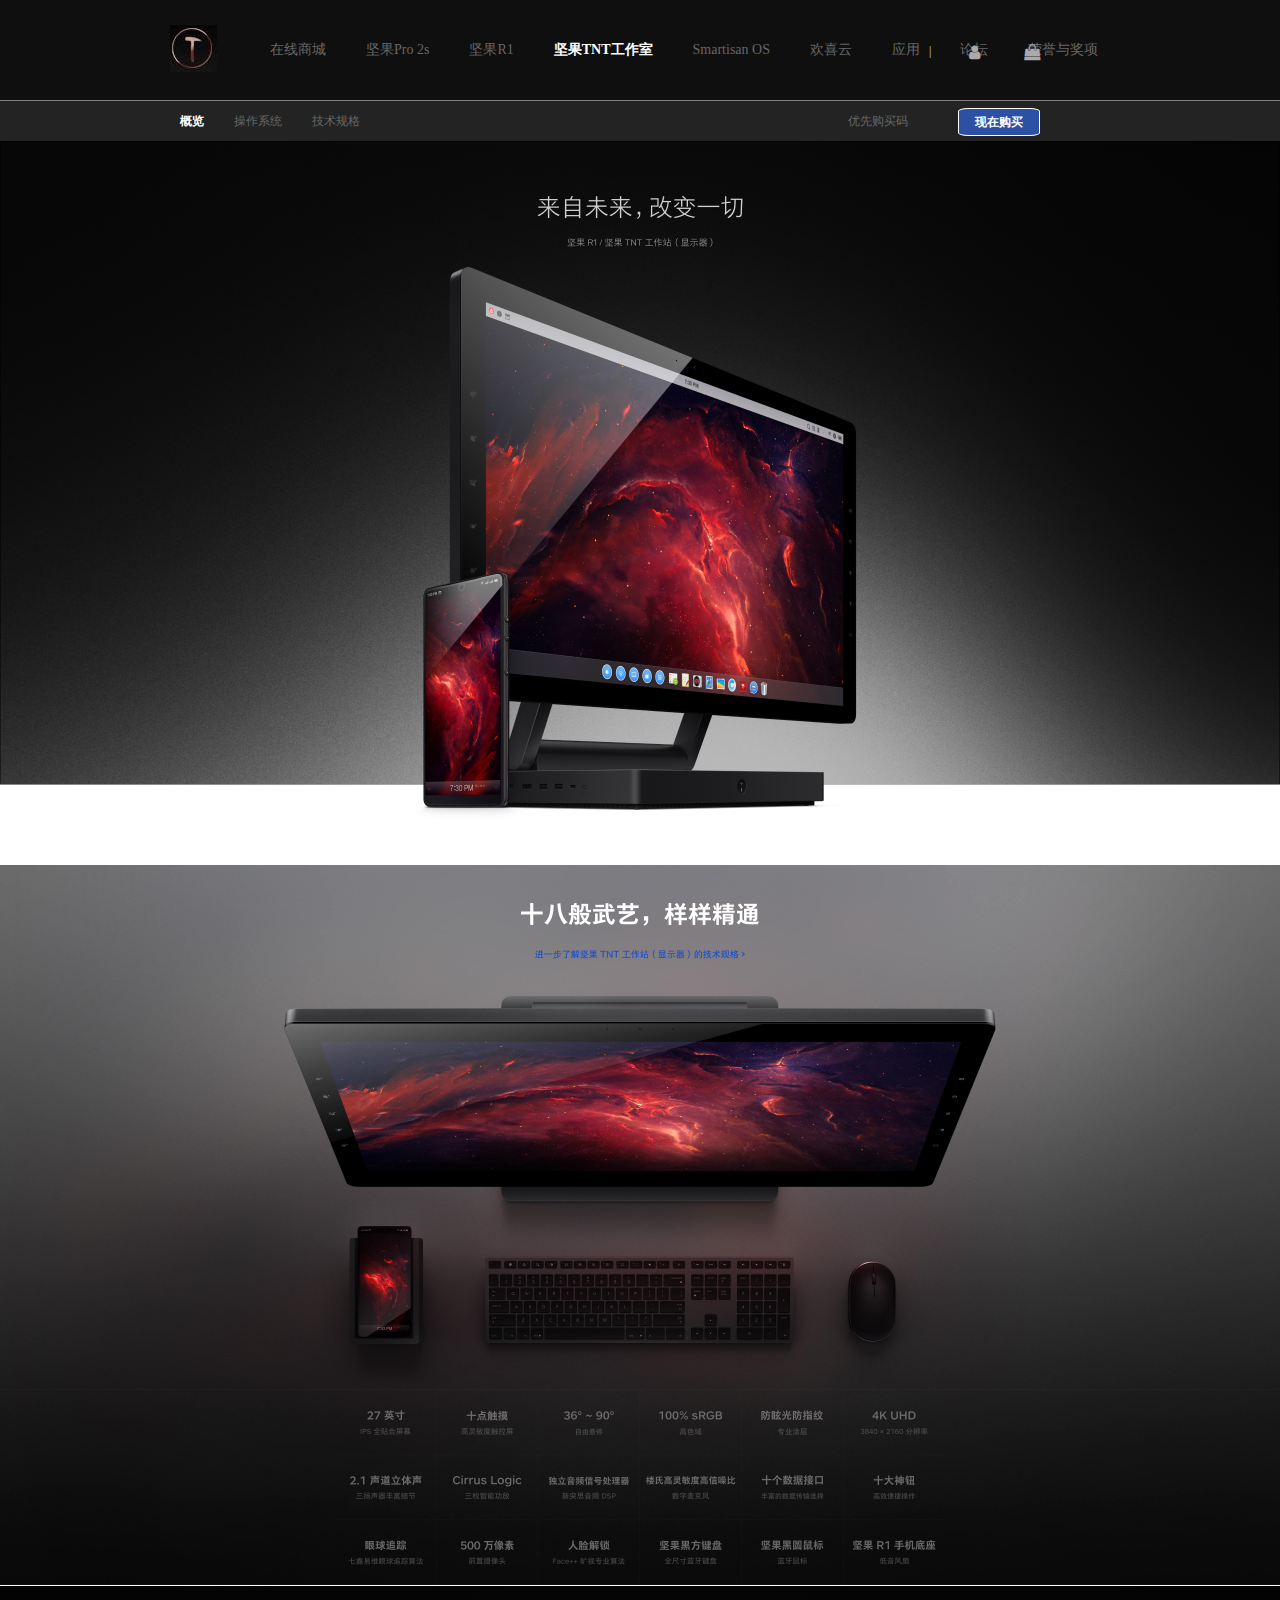
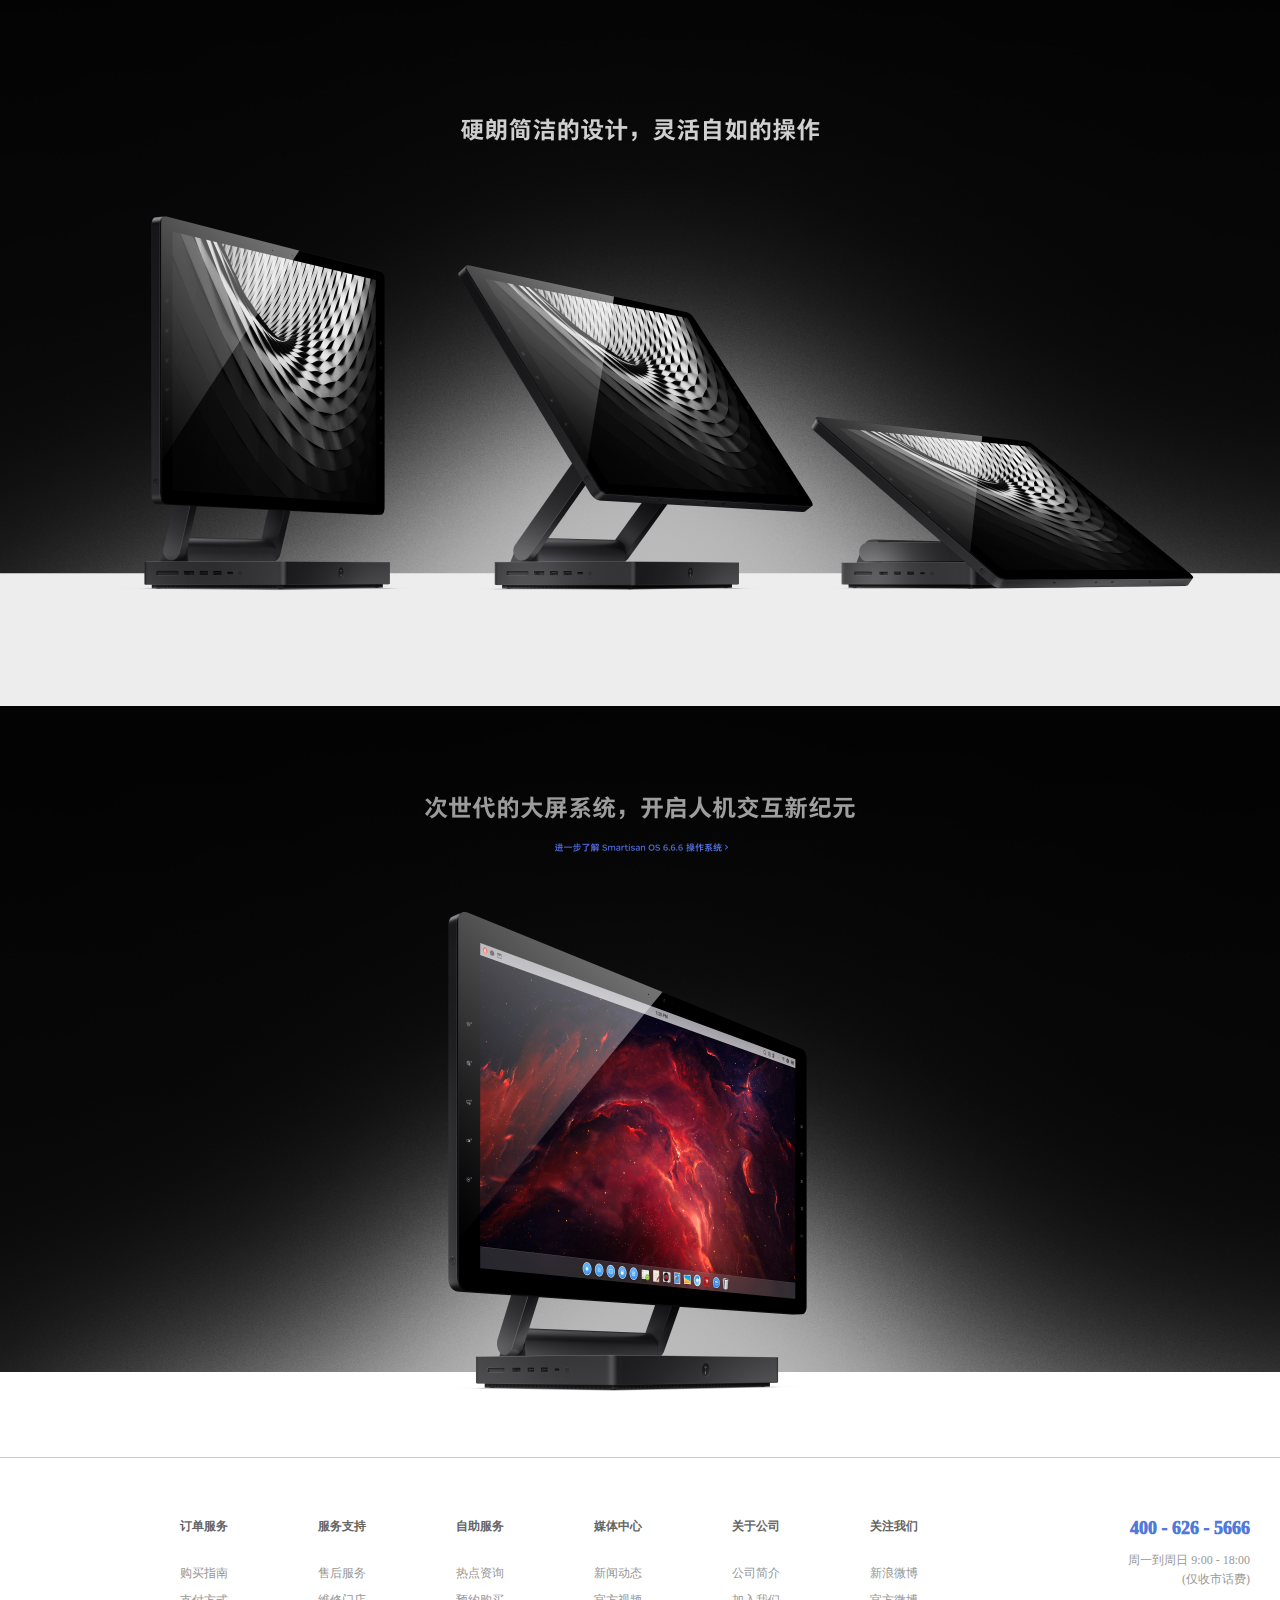
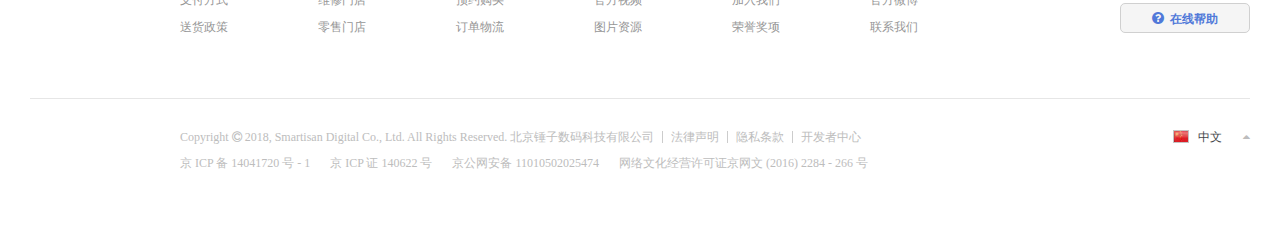
<file: jianguoTNT.html>
<!DOCTYPE html>
<html lang="en">
<head>
	<meta http-equiv="X-UA-Compatible" content="IE=Edge">
	<meta charset="UTF-8">
	<link rel="icon" type="images/favicon.ico" href="images/favicon.ico">
	<link rel="stylesheet" type="text/css" href="css/reset.css">
	<link rel="stylesheet" href="css/fonts/font-awesome.min.css">
    <link rel="stylesheet" href="css/common-index.css">
    <link rel="stylesheet" href="css/font.css">
	<link rel="stylesheet" type="text/css" href="css/jianguoTNT.css">
	<title>坚果TNT工作站</title>
</head>
<body>
	<section class="top">
			<img src="images/logo.jpg" alt="">
			<ul class="top-nav1">
				<li class="top-nav-item"><a href="#">在线商城</a></li>
				<li class="top-nav-item"><a href="#">坚果Pro 2s</a></li>
				<li class="top-nav-item"><a href="first.html">坚果R1</a></li>
				<li class="top-nav-item"><a href="#" class="checked">坚果TNT工作室</a></li>
				<li class="top-nav-item"><a href="#">Smartisan OS</a></li>
				<li class="top-nav-item"><a href="#">欢喜云</a></li>
				<li class="top-nav-item"><a href="#">应用</a></li>
				<li class="top-nav-item"><a href="#">论坛</a></li>
				<li class="top-nav-item"><a href="#">荣誉与奖项</a></li>
			</ul>
	        <div class="cart-shop">
                <div class="cart-nav">
                    <span class="sep">|</span>
                    <a href="#" class="link"><i class="fa fa-user"></i></a>
                    <a href="javascript:;" class="link" id="link">
                        <i class="fa fa-shopping-bag"></i>
                    </a>    
                    <div class="tankuang" id="tankuang">
                        <i class="fa fa-shopping-cart"></i>
                        <h3>购物车为空</h3>
                        <p>您还没有选购任何商品，现在前往商城选购吧！</p>
                    </div>
            </div>
	</section>    
	<div class="user-info" id="user-info">
	    	<ul>
	    		<li class="user-info-item"><a class="checked" href="jianguoTNT.html">概览</a></li>
	    		<li class="user-info-item"><a href="TNT-caozuo.html">操作系统</a></li>
	    		<li class="user-info-item"><a href="TNT-jishu.html">技术规格</a></li>
	    	</ul>
	    <div class="user-info-right">
	    	<a href="#">优先购买码</a>
	    	<p class="box">现在购买</p>
	    </div>
	</div>
    <header class="header">
		<nav class="header-nav">
			<img class="aa" src="images/TNT-1.jpg" alt="">
			<img class="bb" src="images/TNT-2.jpg" alt="">
            <img class="cc" src="images/TNT-3.jpg" alt="">
            <img class="dd" src="images/TNT-4.jpg" alt="">
        <div class="foot">
            <div class="container">
                <div class="foot-list">
                    <div class="left-list fl">
                        <dl>
                            <dt>订单服务</dt>
                            <dd><a href="#" class="link">购买指南</a></dd>
                            <dd><a href="#" class="link">支付方式</a></dd>
                            <dd><a href="#" class="link">送货政策</a></dd>
                        </dl>
                        <dl>
                            <dt>服务支持</dt>
                            <dd><a href="#" class="link">售后服务</a></dd>
                            <dd><a href="#" class="link">维修门店</a></dd>
                            <dd><a href="#" class="link">零售门店</a></dd>
                        </dl>
                        <dl>
                            <dt>自助服务</dt>
                            <dd><a href="#" class="link">热点资询</a></dd>
                            <dd><a href="#" class="link">预约购买</a></dd>
                            <dd><a href="#" class="link">订单物流</a></dd>
                        </dl>
                        <dl>
                            <dt>媒体中心</dt>
                            <dd><a href="#" class="link">新闻动态</a></dd>
                            <dd><a href="#" class="link">官方视频</a></dd>
                            <dd><a href="#" class="link">图片资源</a></dd>
                        </dl>
                        <dl>
                            <dt>关于公司</dt>
                            <dd><a href="#" class="link">公司简介</a></dd>
                            <dd><a href="#" class="link">加入我们</a></dd>
                            <dd><a href="#" class="link">荣誉奖项</a></dd>
                        </dl>
                        <dl>
                            <dt>关注我们</dt>
                            <dd><a href="#" class="link">新浪微博</a></dd>
                            <dd><a href="#" class="link">官方微博</a></dd>
                            <dd><a href="#" class="link">联系我们</a></dd>
                        </dl>   
                    </div>
                    <div class="right-list fr">
                        <p class="num">400 - 626 - 5666</p>
                        <p class="time">周一到周日 9:00 - 18:00</p>
                        <p class="txt">(仅收市话费)</p>
                        <p class="help"><i class="fa fa-question-circle"></i>在线帮助</p>
                    </div>
                </div>
                <div class="foot-nav clearfix">
                    <div class="left-nav fl">
                        <ul class="top1 clearfix">
                            <li>Copyright <i class="fa fa-copyright"></i> 2018, Smartisan Digital Co., Ltd. All Rights Reserved. 北京锤子数码科技有限公司<span></span></li>
                            <li><a href="#" class="link">法律声明</a><span></span></li>
                            <li><a href="#" class="link">隐私条款</a><span></span></li>
                            <li><a href="#" class="link">开发者中心</a></li>
                        </ul>
                        <ul class="bottom">
                            <li><a href="#" class="link">京 ICP 备 14041720 号 - 1</a></li>
                            <li><a href="#" class="link">京 ICP 证 140622 号</a></li>
                            <li><a href="#" class="link">京公网安备 11010502025474</a></li>
                            <li><a href="#" class="link">网络文化经营许可证京网文 (2016) 2284 - 266 号</a></li>
                        </ul>
                    </div>
                    <div class="right-nav fr">
                        <a href="#" class="link">
                            <div></div>
                            <span>中文</span>
                            <i class="fa fa-caret-up"></i>
                        </a>
                    </div>
                </div>
            </div>
        </div>
        </nav>
    </header>
</body>
<script src="js/util.js"></script>
<script src="js/first.js"></script>
</html>
</file>
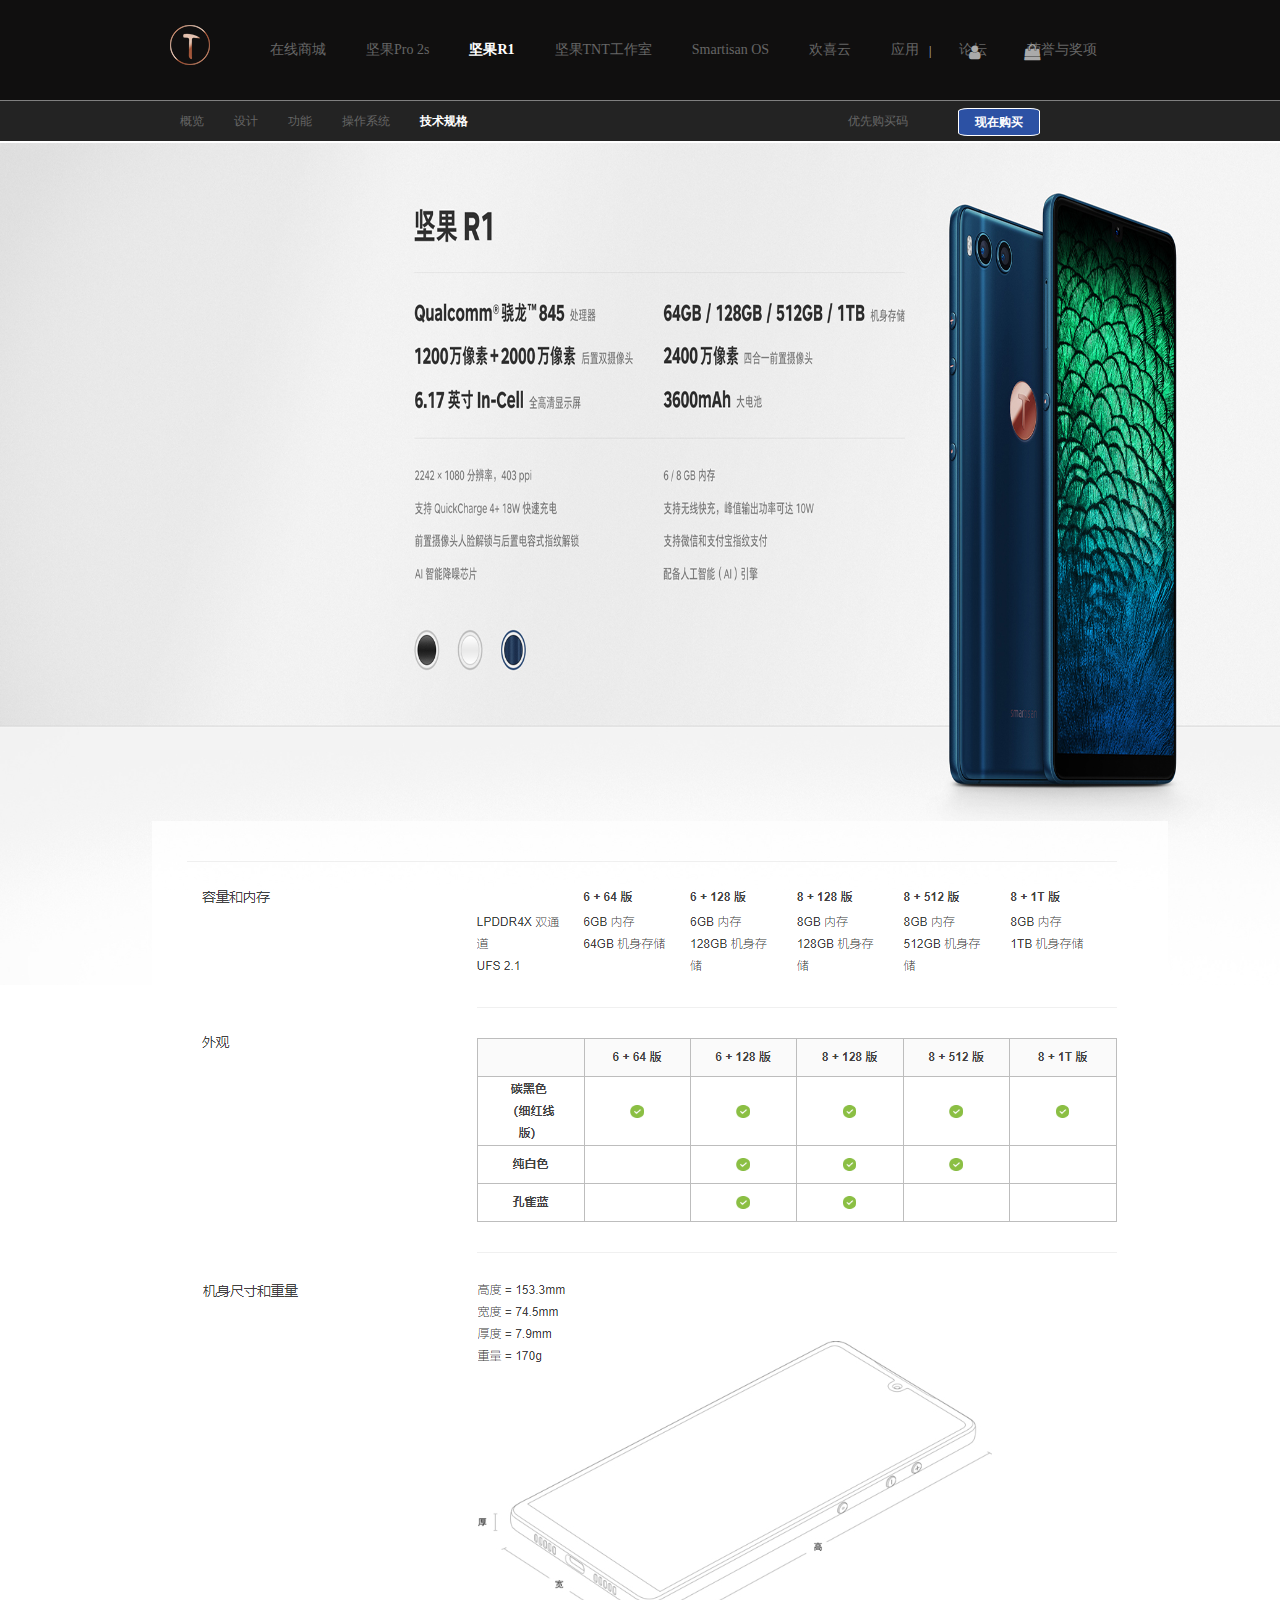
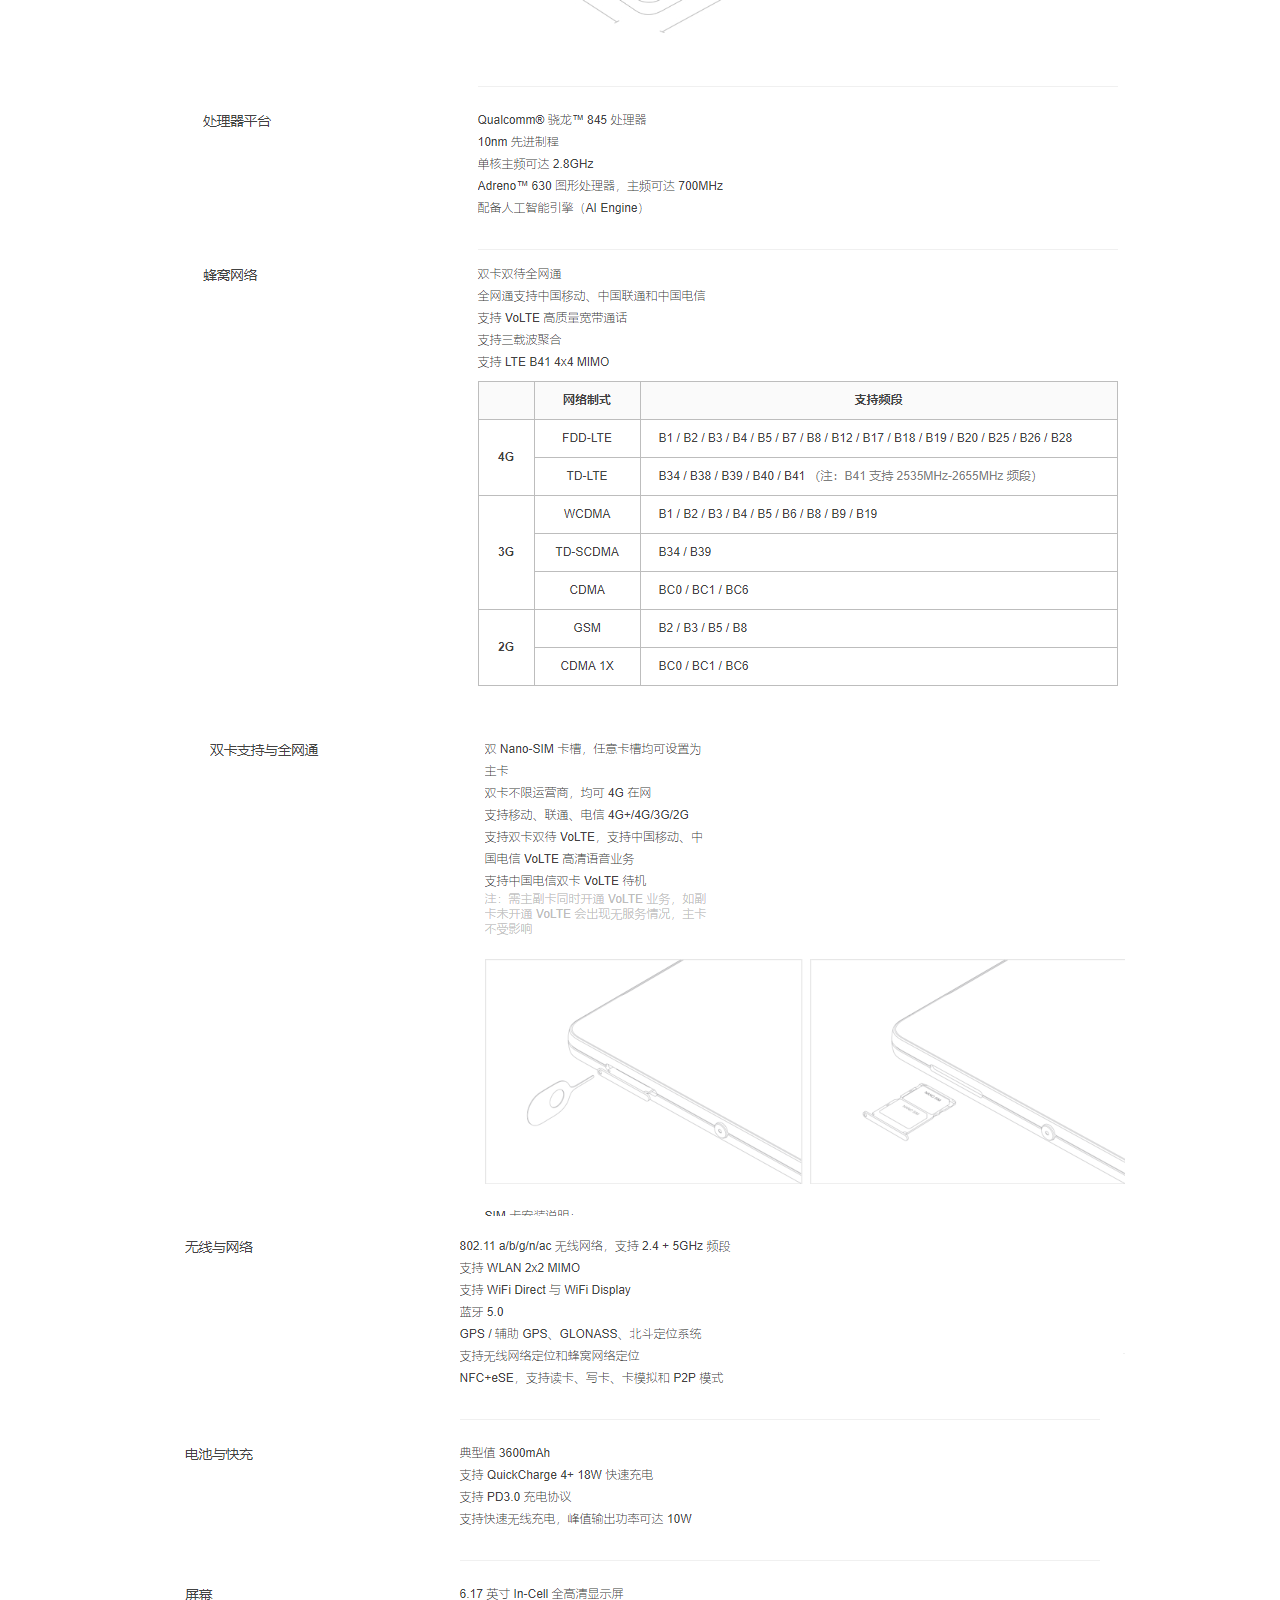
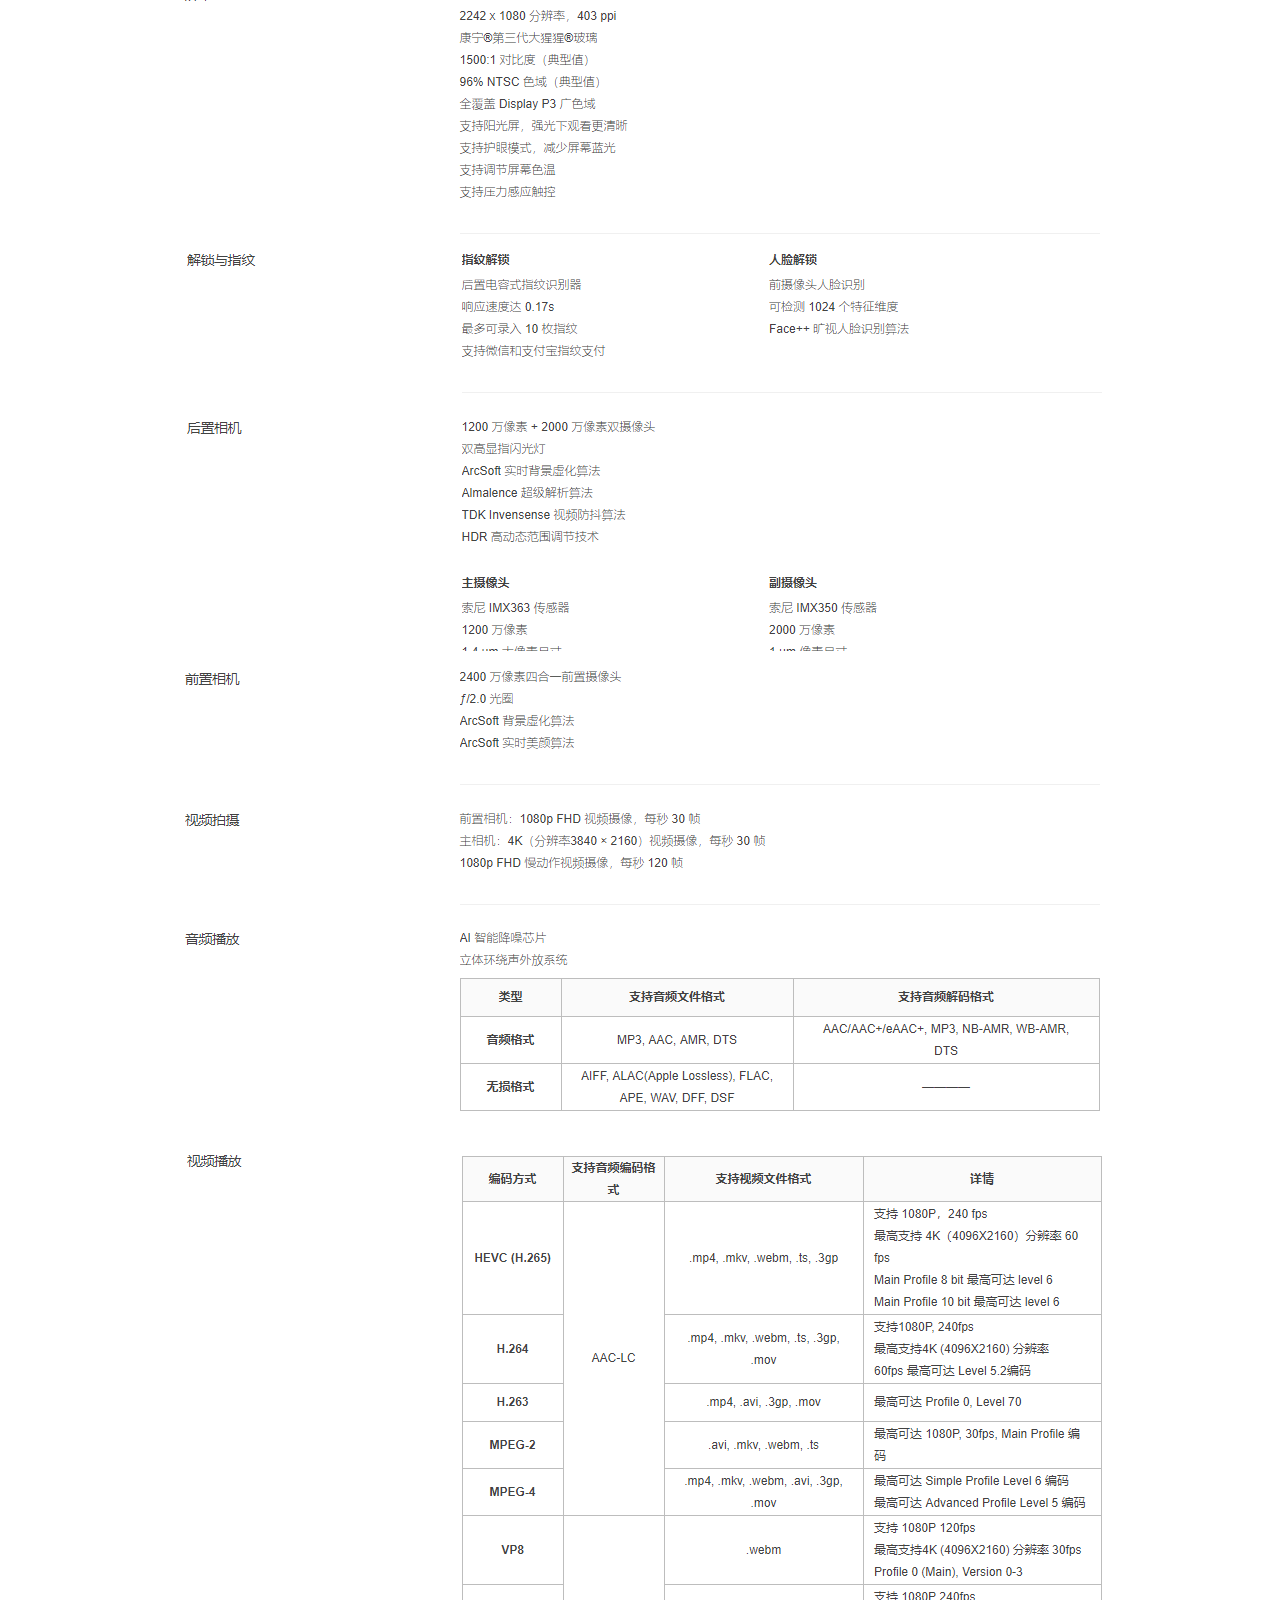
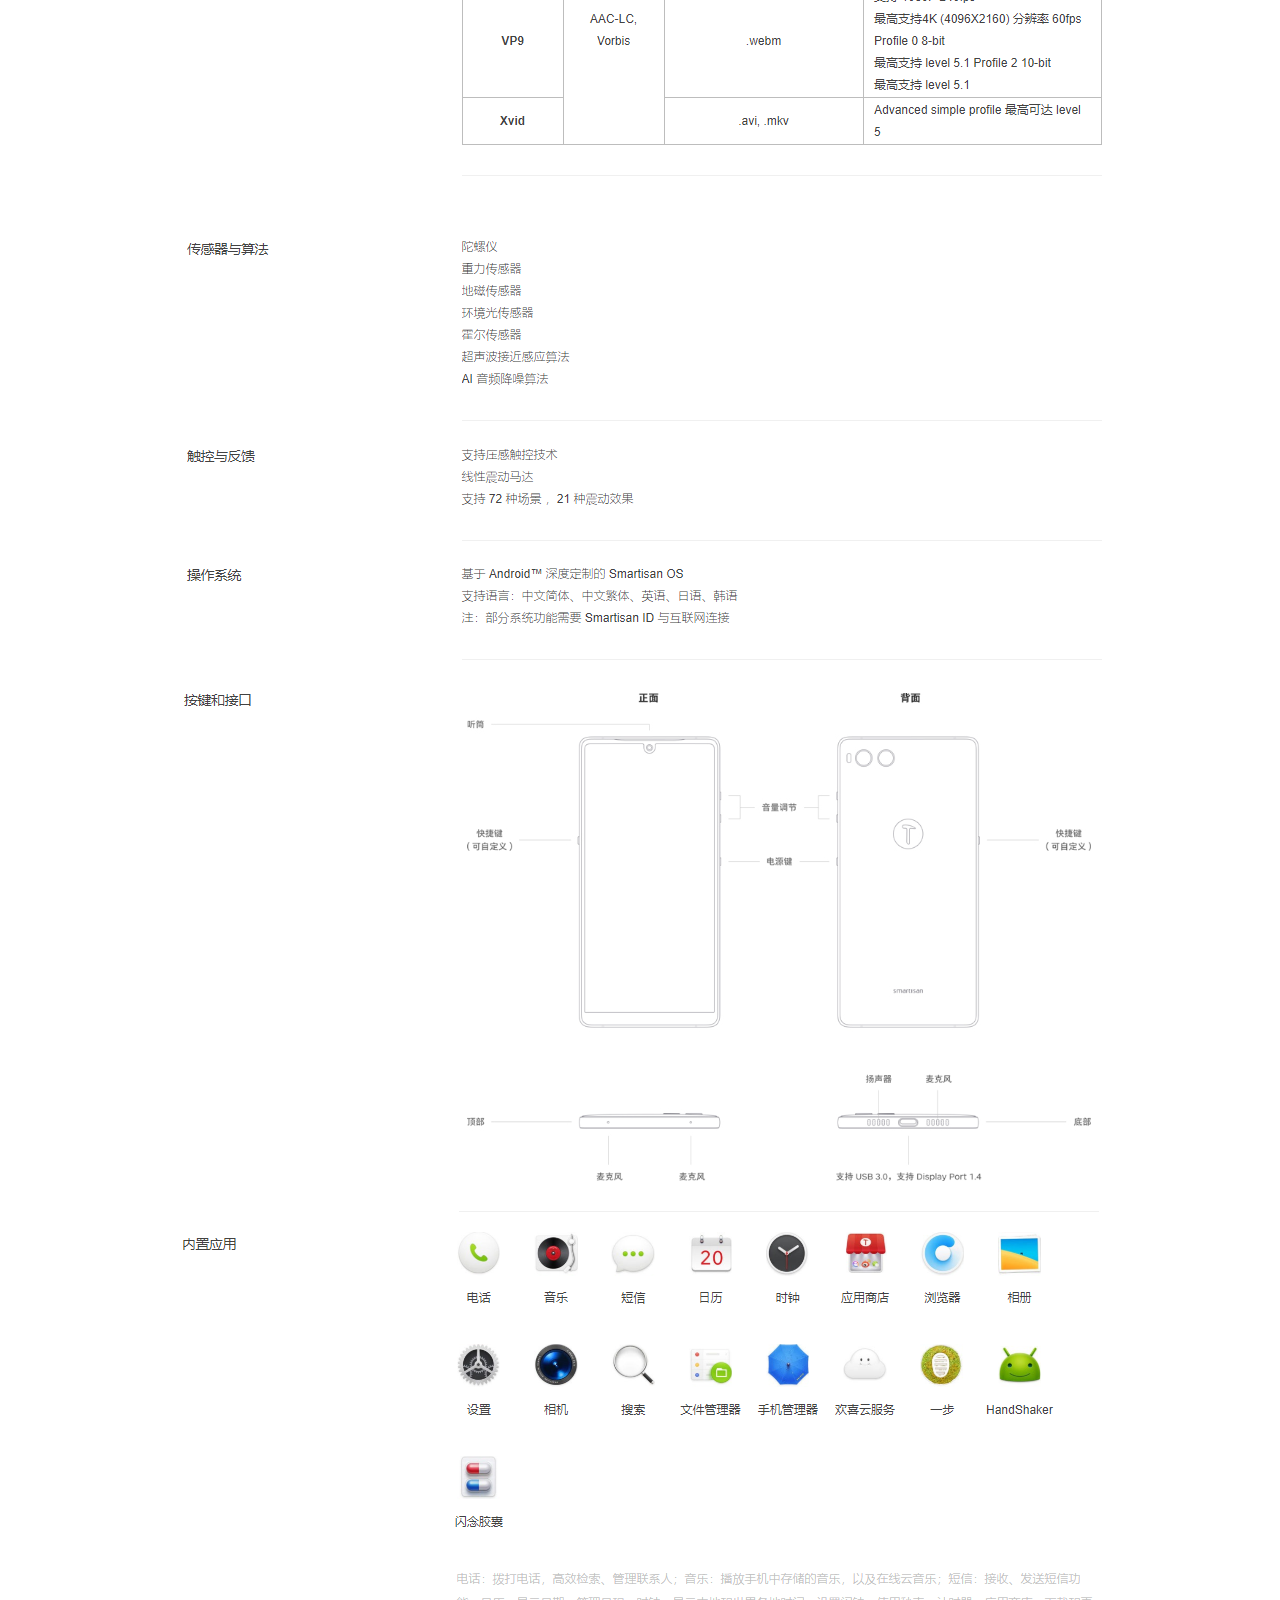
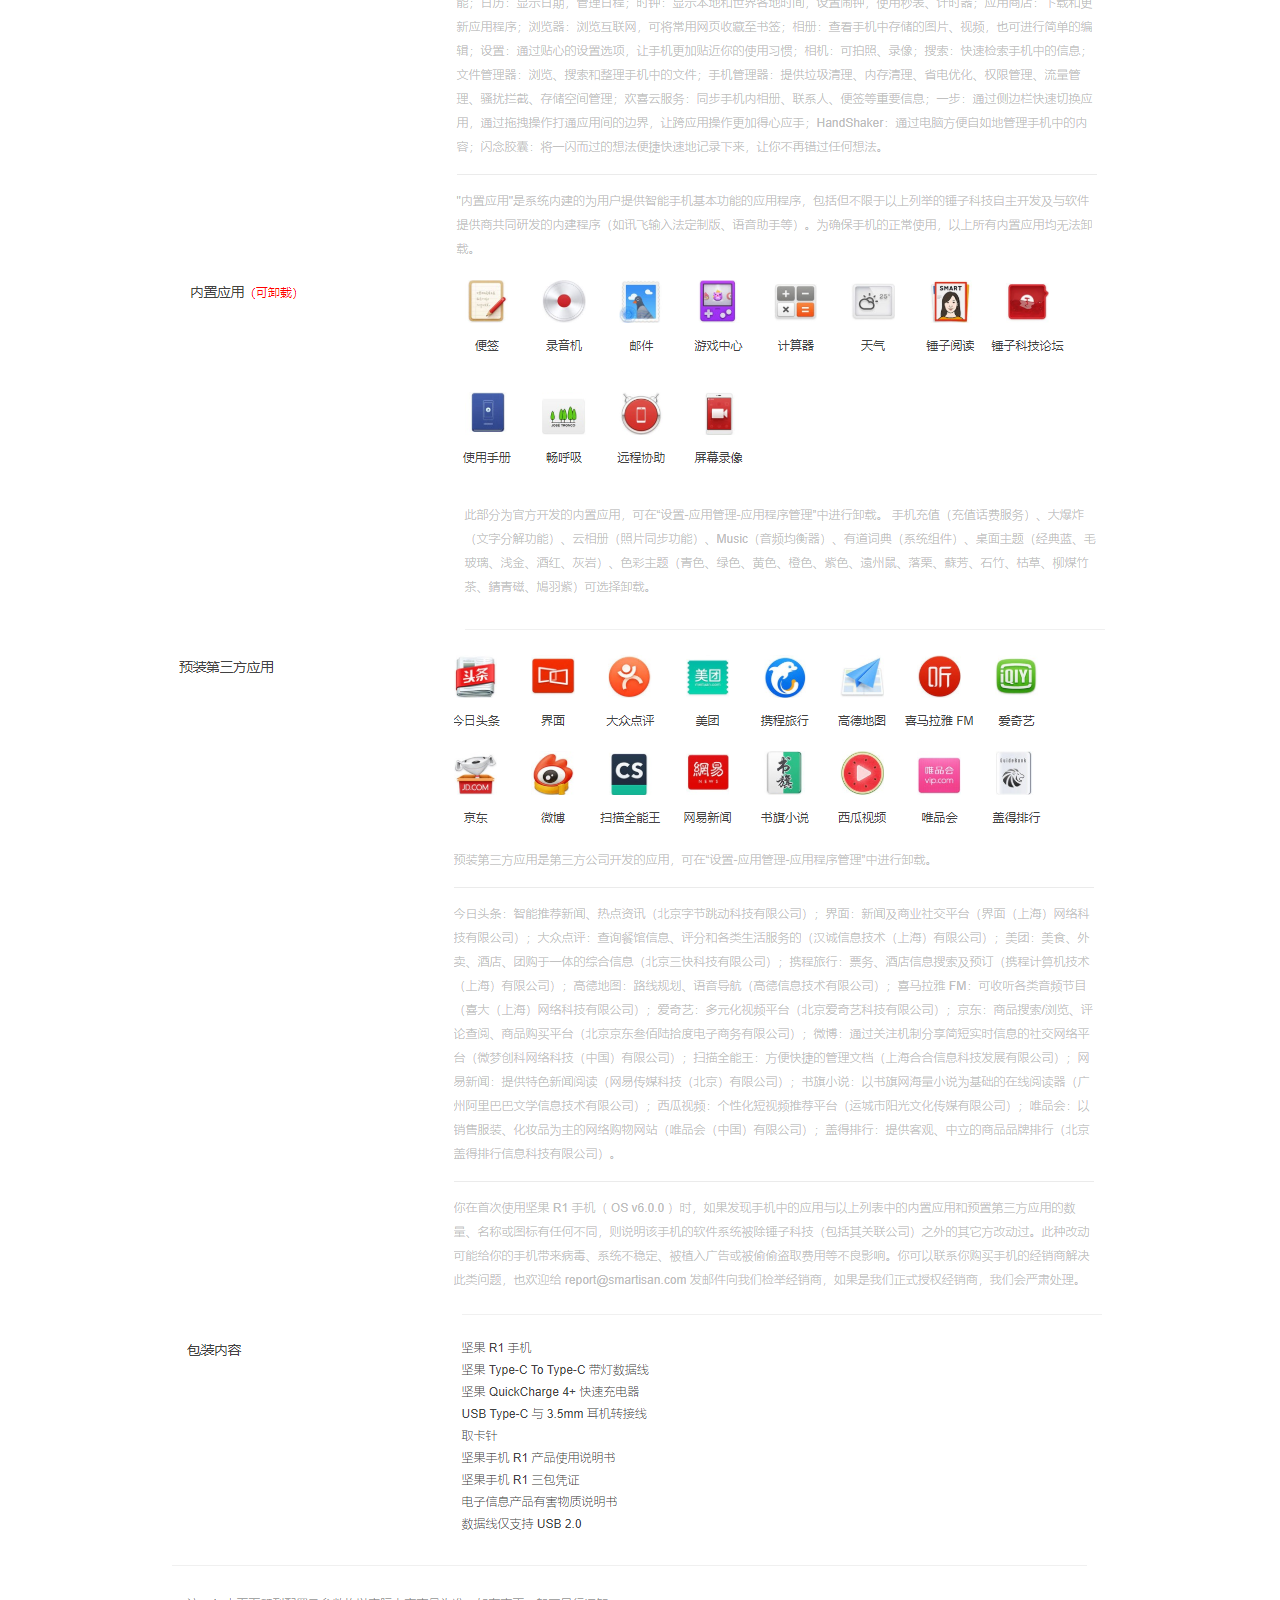
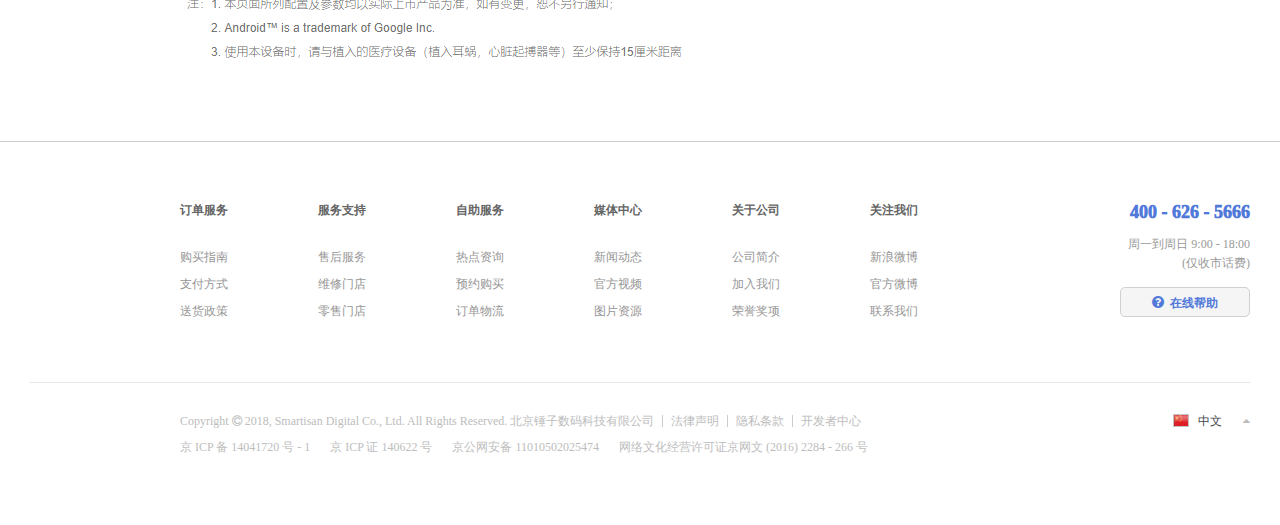
<file: jishu.html>
<!DOCTYPE html>
<html lang="en">
<head>
	<meta http-equiv="X-UA-Compatible" content="IE=Edge">
	<meta charset="UTF-8">
	<link rel="icon" type="images/favicon.ico" href="images/favicon.ico">
	<link rel="stylesheet" type="text/css" href="css/reset.css">
    <link rel="stylesheet" href="css/fonts/font-awesome.min.css">
    <link rel="stylesheet" href="css/common-index.css">
    <link rel="stylesheet" href="css/font.css">
    <link rel="stylesheet" href="css/jishu.css">
	<title>技术规格</title>
</head>
<body>
	<section class="top">
		<img src="images/logo-lightgold.png" alt="">
		<ul class="top-nav1">
			<li class="top-nav-item"><a href="#">在线商城</a></li>
			<li class="top-nav-item"><a href="#">坚果Pro 2s</a></li>
			<li class="top-nav-item"><a href="#" class="checked">坚果R1</a></li>
			<li class="top-nav-item"><a href="#">坚果TNT工作室</a></li>
			<li class="top-nav-item"><a href="#">Smartisan OS</a></li>
			<li class="top-nav-item"><a href="#">欢喜云</a></li>
			<li class="top-nav-item"><a href="#">应用</a></li>
			<li class="top-nav-item"><a href="#">论坛</a></li>
			<li class="top-nav-item"><a href="#">荣誉与奖项</a></li>
		</ul>
		<div class="cart-shop">
            <div class="cart-nav">
                <span class="sep">|</span>
                <a href="#" class="link"><i class="fa fa-user"></i></a>
                <a href="javascript:;" class="link" id="link">
                    <i class="fa fa-shopping-bag"></i>
                </a>    
                <div class="tankuang" id="tankuang">
                    <i class="fa fa-shopping-cart"></i>
                    <h3>购物车为空</h3>
                    <p>您还没有选购任何商品，现在前往商城选购吧！</p>
                </div>
            </div>
	    </div>
	</section>
	<div class="user-info" id="user-info">
	    	<ul>
	    		<li class="user-info-item"><a  href="first.html">概览</a></li>
	    		<li class="user-info-item"><a  href="sheji.html">设计</a></li>
	    		<li class="user-info-item"><a  href="first-gongneng.html">功能</a></li>
	    		<li class="user-info-item"><a  href="caozuoxitong.html">操作系统</a></li>
	    		<li class="user-info-item"><a class="checked" href="jishu.html">技术规格</a></li>
	    	</ul>
    	    <div class="user-info-right">
    	    	<a href="#">优先购买码</a>
    	    	<p class="box">现在购买</p>
    	    </div>
	</div>
	<!--中间图片区域-->
	<nav class="content">
		<img class="aa" src="images/jishu1.jpg" alt="">
		<img src="images/shuju-1.png" alt="">
		<img src="images/shuju-2.png" alt="">
		<img src="images/shuju-3.png" alt="">
		<img src="images/shuju-4.png" alt="">
		<img src="images/shuju-5.png" alt="">
		<img src="images/shuju-6.png" alt="">
		<img src="images/shuju-7.png" alt="">
		<img src="images/shuju-8.png" alt="">
		<img src="images/shuju-9.png" alt="">
		<img src="images/shuju-10.png" alt="">
		<img src="images/shuju-11.png" alt="">
		<img src="images/shuju-12.png" alt="">
		<img src="images/shuju-13.png" alt="">
		<img src="images/shuju-14.png" alt="">
	</nav>
    <footer class="footer">
		 <div class="container">
            <div class="foot-list">
                <div class="left-list fl">
                    <dl>
                        <dt>订单服务</dt>
                        <dd><a href="#" class="link">购买指南</a></dd>
                        <dd><a href="#" class="link">支付方式</a></dd>
                        <dd><a href="#" class="link">送货政策</a></dd>
                    </dl>
                    <dl>
                        <dt>服务支持</dt>
                        <dd><a href="#" class="link">售后服务</a></dd>
                        <dd><a href="#" class="link">维修门店</a></dd>
                        <dd><a href="#" class="link">零售门店</a></dd>
                    </dl>
                    <dl>
                        <dt>自助服务</dt>
                        <dd><a href="#" class="link">热点资询</a></dd>
                        <dd><a href="#" class="link">预约购买</a></dd>
                        <dd><a href="#" class="link">订单物流</a></dd>
                    </dl>
                    <dl>
                        <dt>媒体中心</dt>
                        <dd><a href="#" class="link">新闻动态</a></dd>
                        <dd><a href="#" class="link">官方视频</a></dd>
                        <dd><a href="#" class="link">图片资源</a></dd>
                    </dl>
                    <dl>
                        <dt>关于公司</dt>
                        <dd><a href="#" class="link">公司简介</a></dd>
                        <dd><a href="#" class="link">加入我们</a></dd>
                        <dd><a href="#" class="link">荣誉奖项</a></dd>
                    </dl>
                    <dl>
                        <dt>关注我们</dt>
                        <dd><a href="#" class="link">新浪微博</a></dd>
                        <dd><a href="#" class="link">官方微博</a></dd>
                        <dd><a href="#" class="link">联系我们</a></dd>
                    </dl>   
                </div>
                <div class="right-list fr">
                    <p class="num">400 - 626 - 5666</p>
                    <p class="time">周一到周日 9:00 - 18:00</p>
                    <p class="txt">(仅收市话费)</p>
                    <p class="help"><i class="fa fa-question-circle"></i>在线帮助</p>
                </div>
            </div>
            <div class="foot-nav clearfix">
                <div class="left-nav fl">
                    <ul class="top1 clearfix">
                        <li>Copyright <i class="fa fa-copyright"></i> 2018, Smartisan Digital Co., Ltd. All Rights Reserved. 北京锤子数码科技有限公司<span></span></li>
                        <li><a href="#" class="link">法律声明</a><span></span></li>
                        <li><a href="#" class="link">隐私条款</a><span></span></li>
                        <li><a href="#" class="link">开发者中心</a></li>
                    </ul>
                    <ul class="bottom">
                        <li><a href="#" class="link">京 ICP 备 14041720 号 - 1</a></li>
                        <li><a href="#" class="link">京 ICP 证 140622 号</a></li>
                        <li><a href="#" class="link">京公网安备 11010502025474</a></li>
                        <li><a href="#" class="link">网络文化经营许可证京网文 (2016) 2284 - 266 号</a></li>
                    </ul>
                </div>
                <div class="right-nav fr">
                    <a href="#" class="link">
                        <div></div>
                        <span>中文</span>
                        <i class="fa fa-caret-up"></i>
                    </a>
                </div>
            </div>
	</footer>

</body>
<script src="js/util.js"></script>
<script src="js/first.js"></script>
</html>
</file>
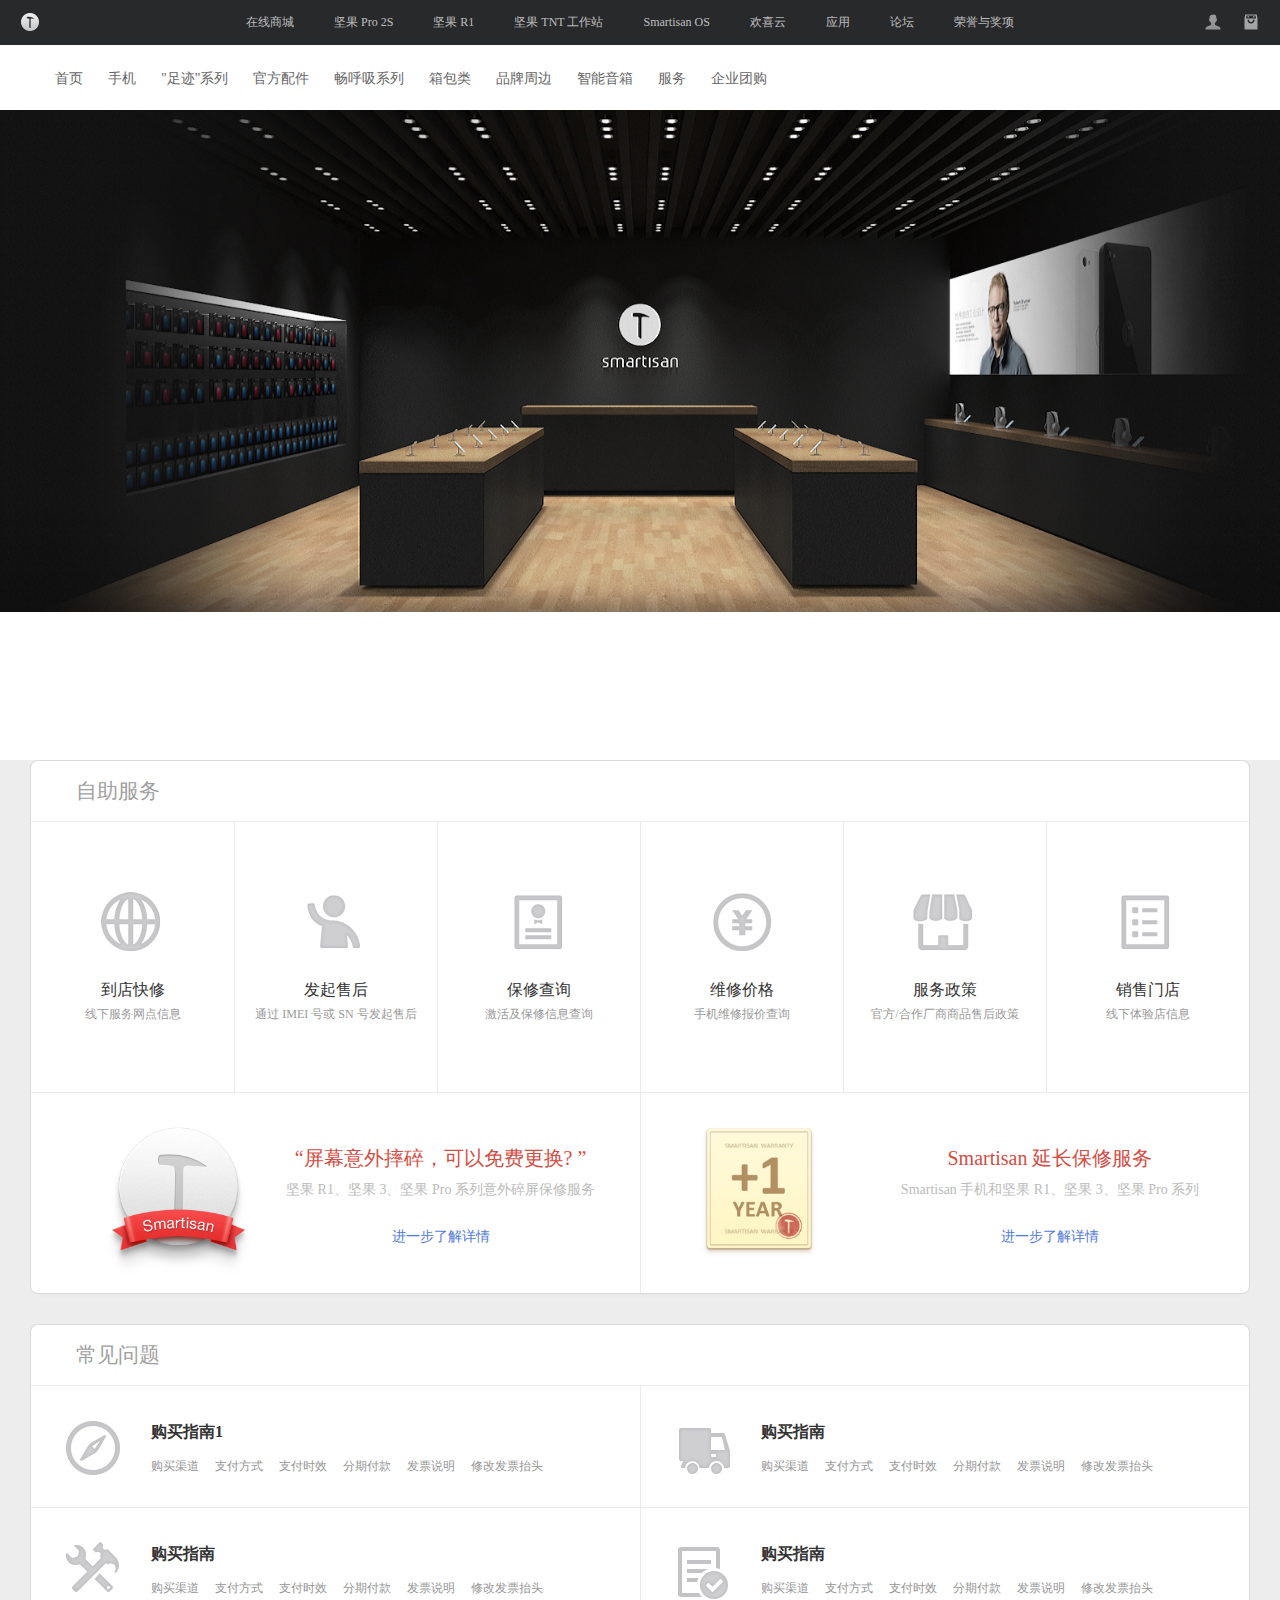
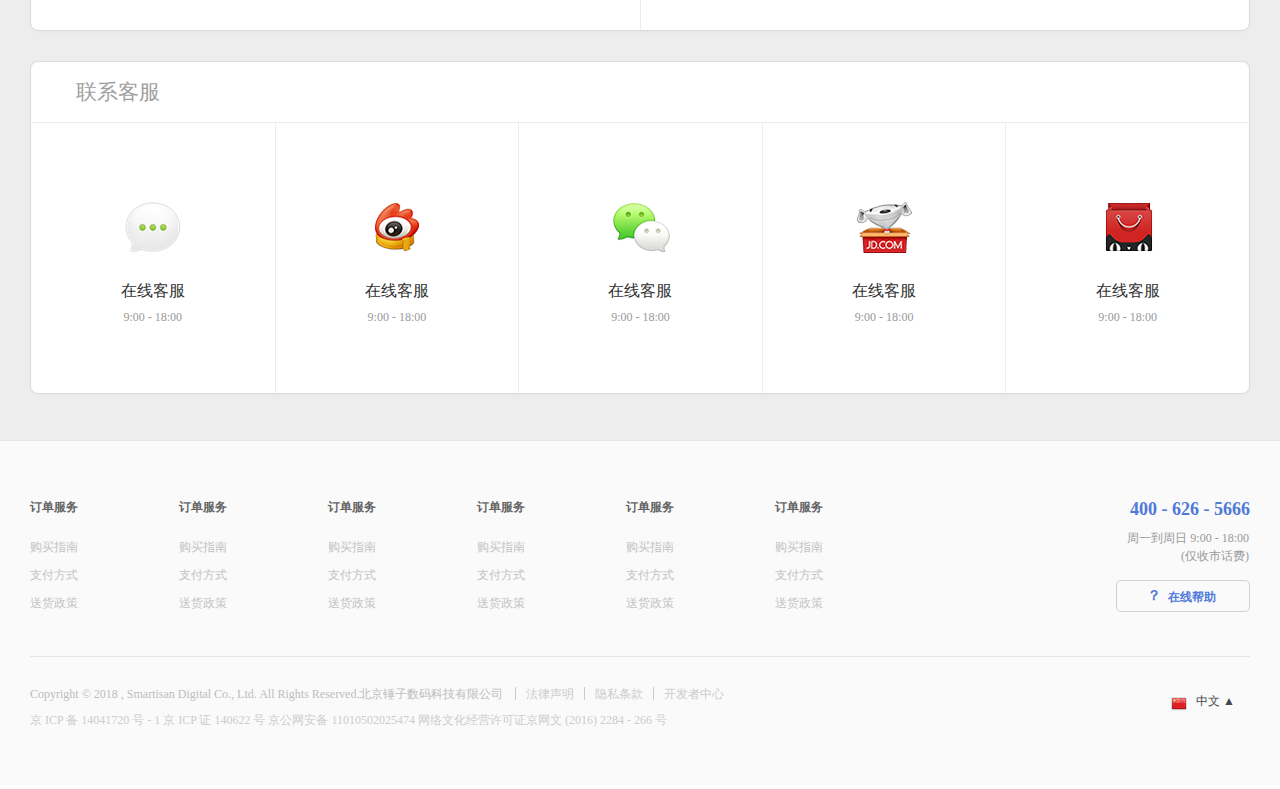
<file: service.html>
<!DOCTYPE html>
<html lang="en">
<head>
	<meta charset="UTF-8">
	<title>仿:服务-锤子科技官网</title>
	<meta name="keywords" content="坚果手机售后,坚果手机保修,坚果手机购买">
	<meta name="description" content="锤子科技是一家制造移动互联网终端设备的公司，公司的使命是用完美主义的工匠精神，打造用户体验一流的数码消费类产品（智能手机为主），改善人们的生活质量 ">
	<meta name="author" content="Haom">
	<link rel="icon" href="images/favicon.ico" type="image/x-icon" />
	<link rel="stylesheet" href="css/reset.css">
	<link rel="stylesheet" href="css/yuan-iconfont.css">
	<link rel="stylesheet" href="css/service-common.css">
	<link rel="stylesheet" href="css/service.css">
</head>
<body>
	<section class="top">
			<a href="javascript:;"><h1 class="nav-logo"></h1></a>
			<nav class="top-nav">
				<ul class="nav-list clearfix">
					<li>在线商城</li>
					<li>坚果 Pro 2S</li>
					<li>坚果 R1</li>
					<li>坚果 TNT 工作站</li>
					<li>Smartisan OS</li>
					<li>欢喜云</li>
					<li>应用</li>
					<li>论坛</li>
					<li>荣誉与奖项</li>
				</ul>
			</nav>
			<div class="cart-box">
				<a href="javascript:;"><div class="user-info"></div></a>
				<a href="javascript:;"><div class="cart"></div></a>
			</div>
	</section>
	<header class="header">
		<div class="container">
			<ul class="header-nav">
				<li class="nav-item"><a href="#">首页</a></li>
				<li class="nav-item"><a href="#">手机</a></li>
				<li class="nav-item"><a href="#">"足迹"系列</a></li>
				<li class="nav-item"><a href="#">官方配件</a></li>
				<li class="nav-item"><a href="#">畅呼吸系列</a></li>
				<li class="nav-item"><a href="#">箱包类</a></li>
				<li class="nav-item"><a href="#">品牌周边</a></li>
				<li class="nav-item"><a href="#">智能音箱</a></li>
				<li class="nav-item"><a href="#">服务</a></li>
				<li class="nav-item"><a href="#">企业团购</a></li>
			</ul>
		</div>
	</header>
	<section class="home">
	</section>
	<section class="main">
		<div class="container">
			<div class="container-box">
				<h5>自助服务</h5>
				<ul class="self-service-list clearfix"><!-- 为每个li设置高度，宽度为百分比 -->
					<li>
						<a href="javascript:;"></a>
						<h3>到店快修</h3>
						<p>线下服务网点信息</p>
					</li>
					<li>
						<a href="javascript:;"></a>
						<h3>发起售后</h3>
						<p>通过 IMEI 号或 SN 号发起售后</p>
					</li>
					<li>
						<a href="javascript:;"></a>
						<h3>保修查询</h3>
						<p>激活及保修信息查询</p>
					</li>
					<li>
						<a href="javascript:;"></a>
						<h3>维修价格</h3>
						<p>手机维修报价查询</p>
					</li>
					<li>
						<a href="javascript:;"></a>
						<h3>服务政策</h3>
						<p>官方/合作厂商商品售后政策</p>
					</li>
					<li>
						<a href="javascript:;"></a>
						<h3>销售门店</h3>
						<p>线下体验店信息</p>
					</li>
				</ul>
				<ul class="self-service-list2 clearfix">
					<li>
						<a href="javascript:;"></a>
						<h3>“屏幕意外摔碎，可以免费更换? ”</h3>
						<p>坚果 R1、坚果 3、坚果 Pro 系列意外碎屏保修服务</p>
						<span>进一步了解详情</span>
					</li>
					<li>
						<a href="javascript:;"></a>
						<h3>Smartisan 延长保修服务</h3>
						<p>Smartisan 手机和坚果 R1、坚果 3、坚果 Pro 系列</p>
						<span>进一步了解详情</span>
					</li>
				</ul>
			</div>
			<div class="container-box">
				<h5>常见问题</h5>
				<ul class="sub-question">
					<li class="sub-question-item">
						<h3>购买指南1</h3>
						<ul>
							<li><a href="#">购买渠道</a></li>
							<li><a href="#">支付方式</a></li>
							<li><a href="#">支付时效</a></li>
							<li><a href="#">分期付款</a></li>
							<li><a href="#">发票说明</a></li>
							<li><a href="#">修改发票抬头</a></li>
						</ul>
					</li>
					<li class="sub-question-item">
						<h3>购买指南</h3>
						<ul>
							<li><a href="#">购买渠道</a></li>
							<li><a href="#">支付方式</a></li>
							<li><a href="#">支付时效</a></li>
							<li><a href="#">分期付款</a></li>
							<li><a href="#">发票说明</a></li>
							<li><a href="#">修改发票抬头</a></li>
						</ul>
					</li>
					<li class="sub-question-item">
						<h3>购买指南</h3>
						<ul>
							<li><a href="#">购买渠道</a></li>
							<li><a href="#">支付方式</a></li>
							<li><a href="#">支付时效</a></li>
							<li><a href="#">分期付款</a></li>
							<li><a href="#">发票说明</a></li>
							<li><a href="#">修改发票抬头</a></li>
						</ul>
					</li>
					<li class="sub-question-item">
						<h3>购买指南</h3>
						<ul>
							<li><a href="#">购买渠道</a></li>
							<li><a href="#">支付方式</a></li>
							<li><a href="#">支付时效</a></li>
							<li><a href="#">分期付款</a></li>
							<li><a href="#">发票说明</a></li>
							<li><a href="#">修改发票抬头</a></li>
						</ul>
					</li>
				</ul>
			</div>
			<div class="container-box">
				<h5>联系客服</h5>
				<ul class="link-list">
					<li class="online-li">
						<a href="javascript:;"></a>
						<h3 class="online-title">在线客服</h3>
						<p class="online-time">9:00 - 18:00</p>
					</li>
					<li class="online-li">
						<a href="javascript:;"></a>
						<h3 class="online-title">在线客服</h3>
						<p class="online-time">9:00 - 18:00</p>
					</li>
					<li class="online-li">
						<a href="javascript:;"></a>
						<h3 class="online-title">在线客服</h3>
						<p class="online-time">9:00 - 18:00</p>
					</li>
					<li class="online-li">
						<a href="javascript:;"></a>
						<h3 class="online-title">在线客服</h3>
						<p class="online-time">9:00 - 18:00</p>
					</li>
					<li class="online-li">
						<a href="javascript:;"></a>
						<h3 class="online-title">在线客服</h3>
						<p class="online-time">9:00 - 18:00</p>
					</li>
				</ul>
			</div>
		</div>
	</section>
	<footer class="footer">
		<div class="container">
			<div class="site-info">
				<dl class="footer-nav">
					<dt>订单服务</dt>
					<dd>购买指南</dd>
					<dd>支付方式</dd>
					<dd>送货政策</dd>
				</dl>
				<dl class="footer-nav">
					<dt>订单服务</dt>
					<dd>购买指南</dd>
					<dd>支付方式</dd>
					<dd>送货政策</dd>
				</dl>
				<dl class="footer-nav">
					<dt>订单服务</dt>
					<dd>购买指南</dd>
					<dd>支付方式</dd>
					<dd>送货政策</dd>
				</dl>
				<dl class="footer-nav">
					<dt>订单服务</dt>
					<dd>购买指南</dd>
					<dd>支付方式</dd>
					<dd>送货政策</dd>
				</dl>
				<dl class="footer-nav">
					<dt>订单服务</dt>
					<dd>购买指南</dd>
					<dd>支付方式</dd>
					<dd>送货政策</dd>
				</dl>
				<dl class="footer-nav">
					<dt>订单服务</dt>
					<dd>购买指南</dd>
					<dd>支付方式</dd>
					<dd>送货政策</dd>
				</dl>
				<ul class="footer-service">
					<li class="tel">400 - 626 - 5666</li>
					<li class="time">周一到周日 9:00 - 18:00</li>
					<li class="time">(仅收市话费)</li>
					<li class="online-help">
						<a href="javascript:;">
							<i class="iconfont">？</i>
							在线帮助
						</a>
					</li>
				</ul>
				<div class="language-switch">
					<ul class="language-select">
						<li class="language-select-item">
							<a href="javascript:;" class="flag-en">
								English
							</a>
						</li>
					</ul>
					<h3 class="language-name">
						<a href="javascript:;" class="flage-cn">
							中文
							<span class="smartisan-icon">▲</span>
						</a>
					</h3>
				</div>
			</div>
			<div class="copyright">
				<h4 class="copyright-year">
					Copyright © 
					<span>2018</span>
					, Smartisan Digital Co., Ltd. All Rights Reserved.
				</h4>
				<h5 class="company">北京锤子数码科技有限公司</h5>
				<ul class="privacy">
					<li>
						<a href="#">法律声明</a>
					</li> <li>
						<a href="#">隐私条款</a>
					</li>
					<li class="devstore">
						<a href="#">开发者中心</a>
					</li> </ul>
				<h6>
					<a href="#" target="_blank">
						<span>京 ICP 备 14041720 号 - 1</span>
						<span>京 ICP 证 140622 号</span>
						<span>京公网安备 11010502025474</span>
					</a>
					<a href="#">
						<span>网络文化经营许可证京网文 (2016) 2284 - 266 号</span>
					</a>
				</h6>
			</div>
		</div>
	</footer>
</body>
</html>
</file>
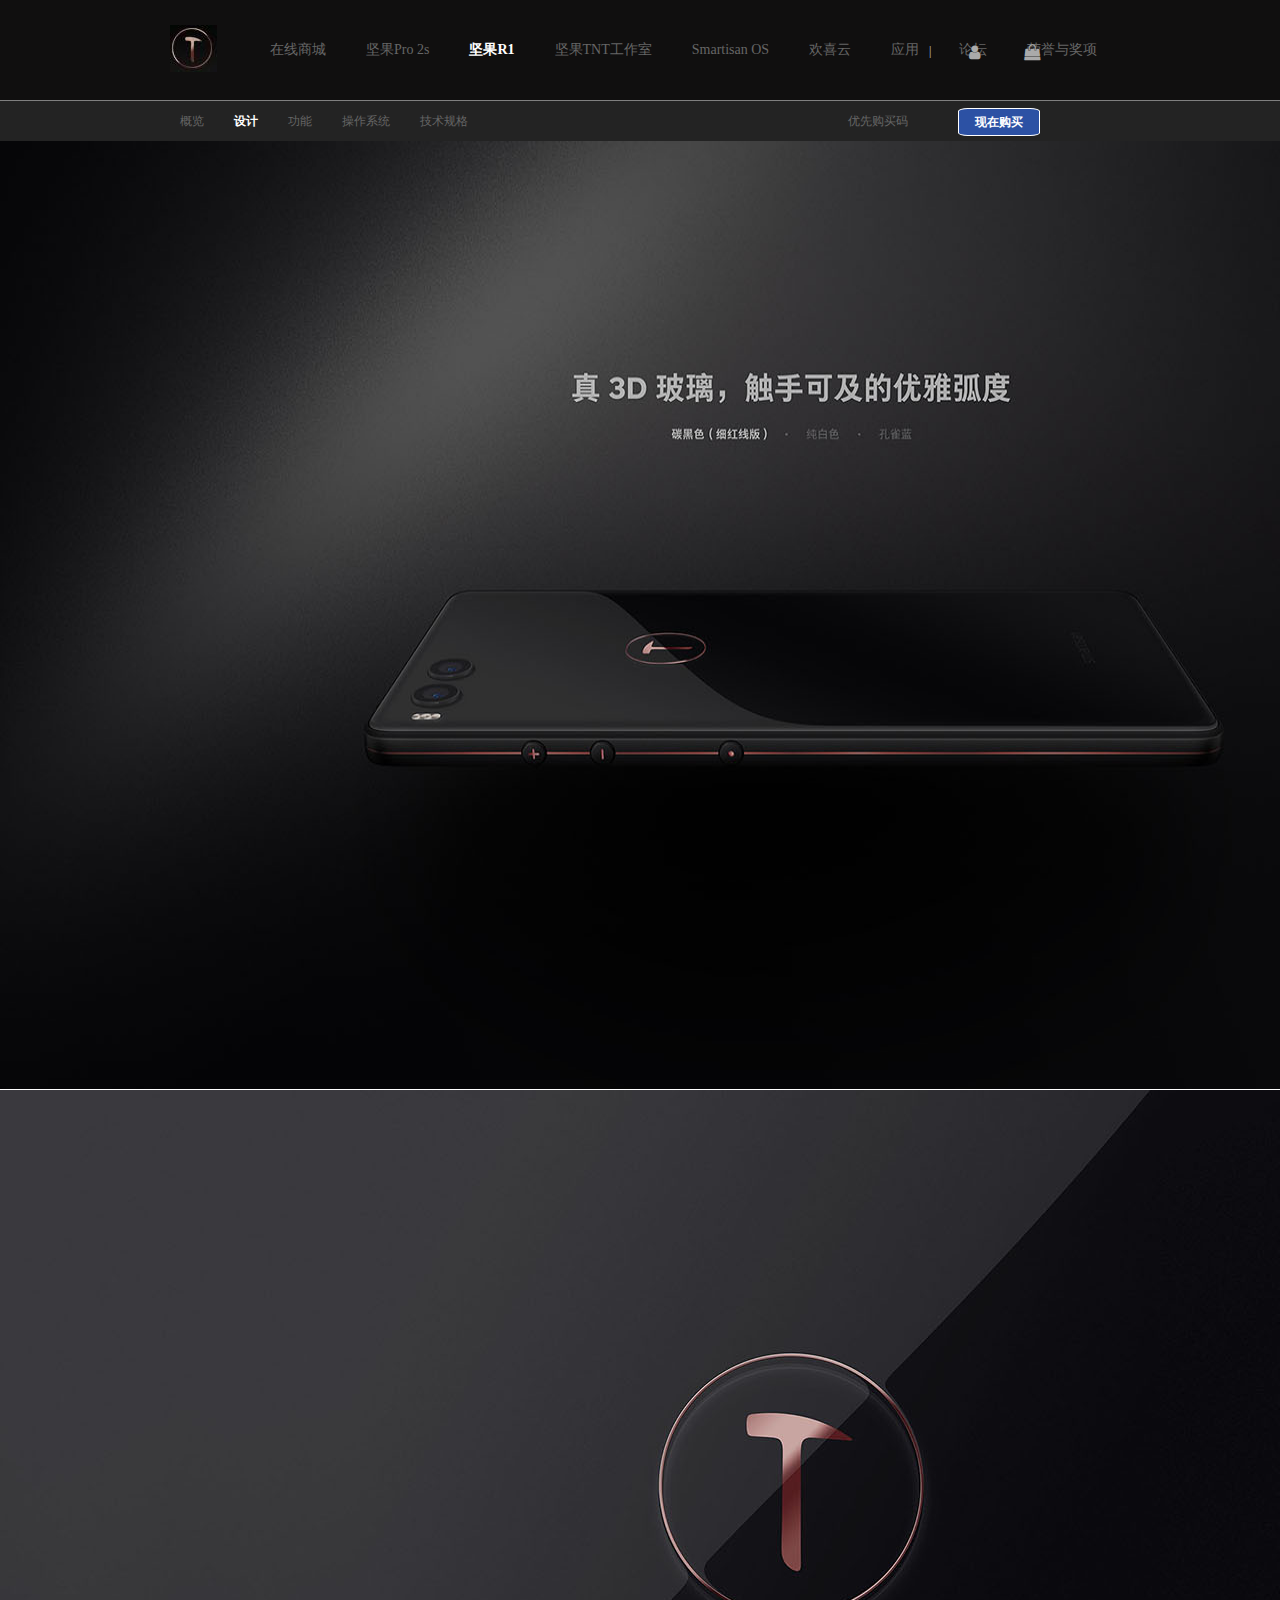
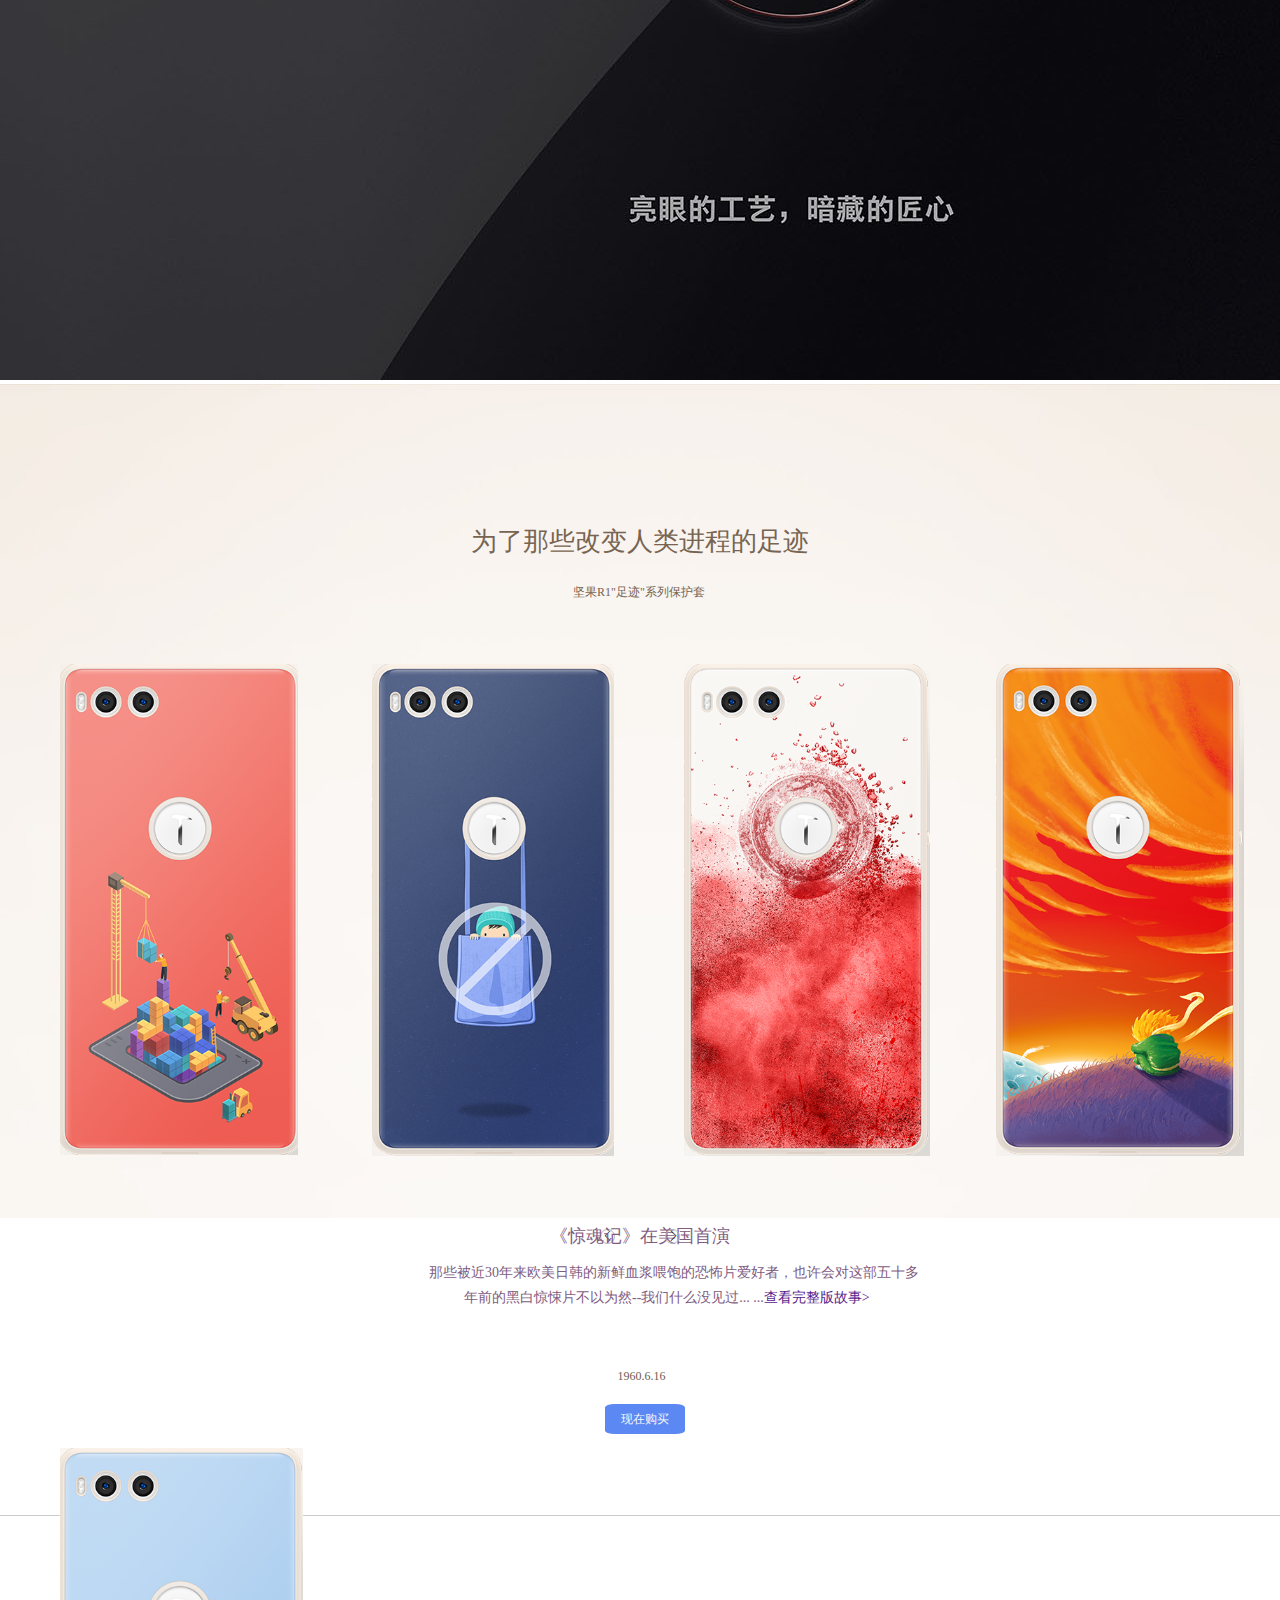
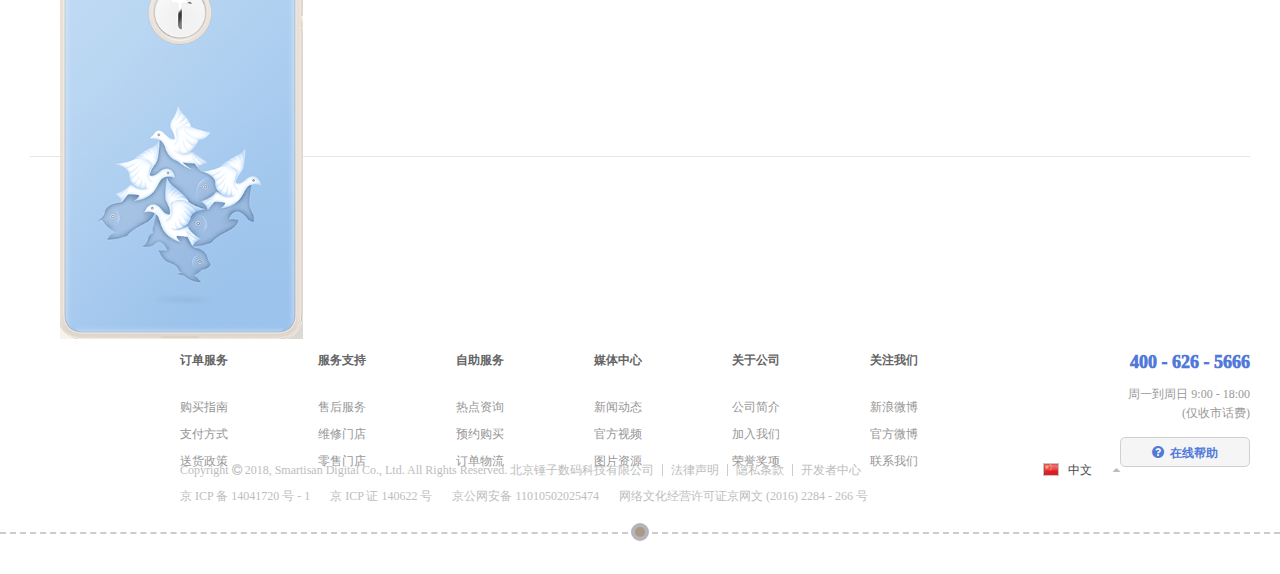
<file: sheji.html>
<!DOCTYPE html>
<html lang="en">
<head>
    <meta http-equiv="X-UA-Compatible" content="IE=Edge">	
	<meta charset="UTF-8">
	<link rel="icon" type="images/favicon.ico" href="images/favicon.ico">
	<link rel="stylesheet" type="text/css" href="css/reset.css">
	<link rel="stylesheet" href="css/fonts/font-awesome.min.css">
    <link rel="stylesheet" href="css/common-index.css">
    <link rel="stylesheet" href="css/font.css">
    <link rel="stylesheet" href="css/sheji.css">
	<title>设计</title>
</head>
<body>
	<section class="top">
			<img src="images/logo.jpg" alt="">
			<ul class="top-nav1">
				<li class="top-nav-item"><a href="#">在线商城</a></li>
				<li class="top-nav-item"><a href="#">坚果Pro 2s</a></li>
				<li class="top-nav-item"><a href="#" class="checked">坚果R1</a></li>
				<li class="top-nav-item"><a href="#">坚果TNT工作室</a></li>
				<li class="top-nav-item"><a href="#">Smartisan OS</a></li>
				<li class="top-nav-item"><a href="#">欢喜云</a></li>
				<li class="top-nav-item"><a href="#">应用</a></li>
				<li class="top-nav-item"><a href="#">论坛</a></li>
				<li class="top-nav-item"><a href="#">荣誉与奖项</a></li>
			</ul>
            <div class="cart-shop">
                <div class="cart-nav">
                    <span class="sep">|</span>
                    <a href="#" class="link"><i class="fa fa-user"></i></a>
                    <a href="javascript:;" class="link" id="link">
                        <i class="fa fa-shopping-bag"></i>
                    </a>    
                    <div class="tankuang" id="tankuang">
                        <i class="fa fa-shopping-cart"></i>
                        <h3>购物车为空</h3>
                        <p>您还没有选购任何商品，现在前往商城选购吧！</p>
                    </div>
                </div>
            </div>
	</section>    
	<div class="user-info" id="user-info">
	    	<ul>
	    		<li class="user-info-item"><a  href="first.html">概览</a></li>
	    		<li class="user-info-item"><a class="checked" href="sheji.html">设计</a></li>
	    		<li class="user-info-item"><a href="first-gongneng.html">功能</a></li>
	    		<li class="user-info-item"><a href="caozuoxitong.html">操作系统</a></li>
	    		<li class="user-info-item"><a href="jishu.html">技术规格</a></li>
	    	</ul>
    	    <div class="user-info-right">
    	    	<a href="#">优先购买码</a>
    	    	<p class="box">现在购买</p>
    	    </div>
	</div>
    <img class="aa" src="images/sheji-1.jpg" alt="">
    <img class="bb" src="images/sheji-2.jpg" alt="">   
    <div class="describe">
     	<div class="txt1">为了那些改变人类进程的足迹</div>
     	<p class="txt2">坚果R1"足迹"系列保护套</p>
     	<ul class="describe-list clearfix">
     		<li>
     			<img src="images/sheji-phone1.png" alt="">
     		</li>
     		<li>
     			<img src="images/sheji-phone2.png" alt="">
     		</li>
     		<li>
     			<img src="images/sheji-phone3.png" alt="">
     		</li>
     		<li>
     			<img src="images/sheji-phone4.png" alt="">
     		</li>
     		<li>
     			<img src="images/sheji-phone5.png" alt="">
     		</li> 

            <!-- <li>
                <img src="images/sheji-phone6.png" alt="">
            </li> 
            <li>
                <img src="images/sheji-phone7.png" alt="">
            </li> 
            <li>
                <img src="images/sheji-phone8.png" alt="">
            </li> 
            <li>
                <img src="images/sheji-phone9.png" alt="">
            </li>  -->
     	</ul>
        <div class="span-content">
            <span class="left-arrow iconfont">&#xe627;</span>
            <p class="name">《惊魂记》在美国首演</p>
            <span class="right-arrow iconfont">&#xe622;</span>
            <p class="txt4">那些被近30年来欧美日韩的新鲜血浆喂饱的恐怖片爱好者，也许会对这部五十多</p>
            <p class="txt5">年前的黑白惊悚片不以为然--我们什么没见过... ...<a href="">查看完整版故事></a></p>
            <div class="wire">
                <div class="cicle"></div>
            </div>
            <div class="year">1960.6.16</div>
            <p class="box">现在购买</p>
        </div>
     </div>
    <footer>
        <div class="foot">
            <div class="wite"></div>
            <div class="container">
                <div class="foot-list">
                    <div class="left-list fl">
                        <dl>
                            <dt>订单服务</dt>
                            <dd><a href="#" class="link">购买指南</a></dd>
                            <dd><a href="#" class="link">支付方式</a></dd>
                            <dd><a href="#" class="link">送货政策</a></dd>
                        </dl>
                        <dl>
                            <dt>服务支持</dt>
                            <dd><a href="#" class="link">售后服务</a></dd>
                            <dd><a href="#" class="link">维修门店</a></dd>
                            <dd><a href="#" class="link">零售门店</a></dd>
                        </dl>
                        <dl>
                            <dt>自助服务</dt>
                            <dd><a href="#" class="link">热点资询</a></dd>
                            <dd><a href="#" class="link">预约购买</a></dd>
                            <dd><a href="#" class="link">订单物流</a></dd>
                        </dl>
                        <dl>
                            <dt>媒体中心</dt>
                            <dd><a href="#" class="link">新闻动态</a></dd>
                            <dd><a href="#" class="link">官方视频</a></dd>
                            <dd><a href="#" class="link">图片资源</a></dd>
                        </dl>
                        <dl>
                            <dt>关于公司</dt>
                            <dd><a href="#" class="link">公司简介</a></dd>
                            <dd><a href="#" class="link">加入我们</a></dd>
                            <dd><a href="#" class="link">荣誉奖项</a></dd>
                        </dl>
                        <dl>
                            <dt>关注我们</dt>
                            <dd><a href="#" class="link">新浪微博</a></dd>
                            <dd><a href="#" class="link">官方微博</a></dd>
                            <dd><a href="#" class="link">联系我们</a></dd>
                        </dl>   
                </div>
                <div class="right-list fr">
                    <p class="num">400 - 626 - 5666</p>
                    <p class="time">周一到周日 9:00 - 18:00</p>
                    <p class="txt">(仅收市话费)</p>
                    <p class="help"><i class="fa fa-question-circle"></i>在线帮助</p>
                </div>
            </div>
            <div class="foot-nav clearfix">
                <div class="left-nav fl">
                    <ul class="top1 clearfix">
                        <li>Copyright <i class="fa fa-copyright"></i> 2018, Smartisan Digital Co., Ltd. All Rights Reserved. 北京锤子数码科技有限公司<span></span></li>
                        <li><a href="#" class="link">法律声明</a><span></span></li>
                        <li><a href="#" class="link">隐私条款</a><span></span></li>
                        <li><a href="#" class="link">开发者中心</a></li>
                    </ul>
                    <ul class="bottom">
                        <li><a href="#" class="link">京 ICP 备 14041720 号 - 1</a></li>
                        <li><a href="#" class="link">京 ICP 证 140622 号</a></li>
                        <li><a href="#" class="link">京公网安备 11010502025474</a></li>
                        <li><a href="#" class="link">网络文化经营许可证京网文 (2016) 2284 - 266 号</a></li>
                    </ul>
                </div>
                <div class="right-nav fr">
                    <a href="#" class="link">
                        <div></div>
                        <span>中文</span>
                        <i class="fa fa-caret-up"></i>
                    </a>
                </div>
            </div>
        </div>
    </footer>
</body>
<script src="js/util.js"></script>
<script src="js/first.js"></script>
</html>
</file>
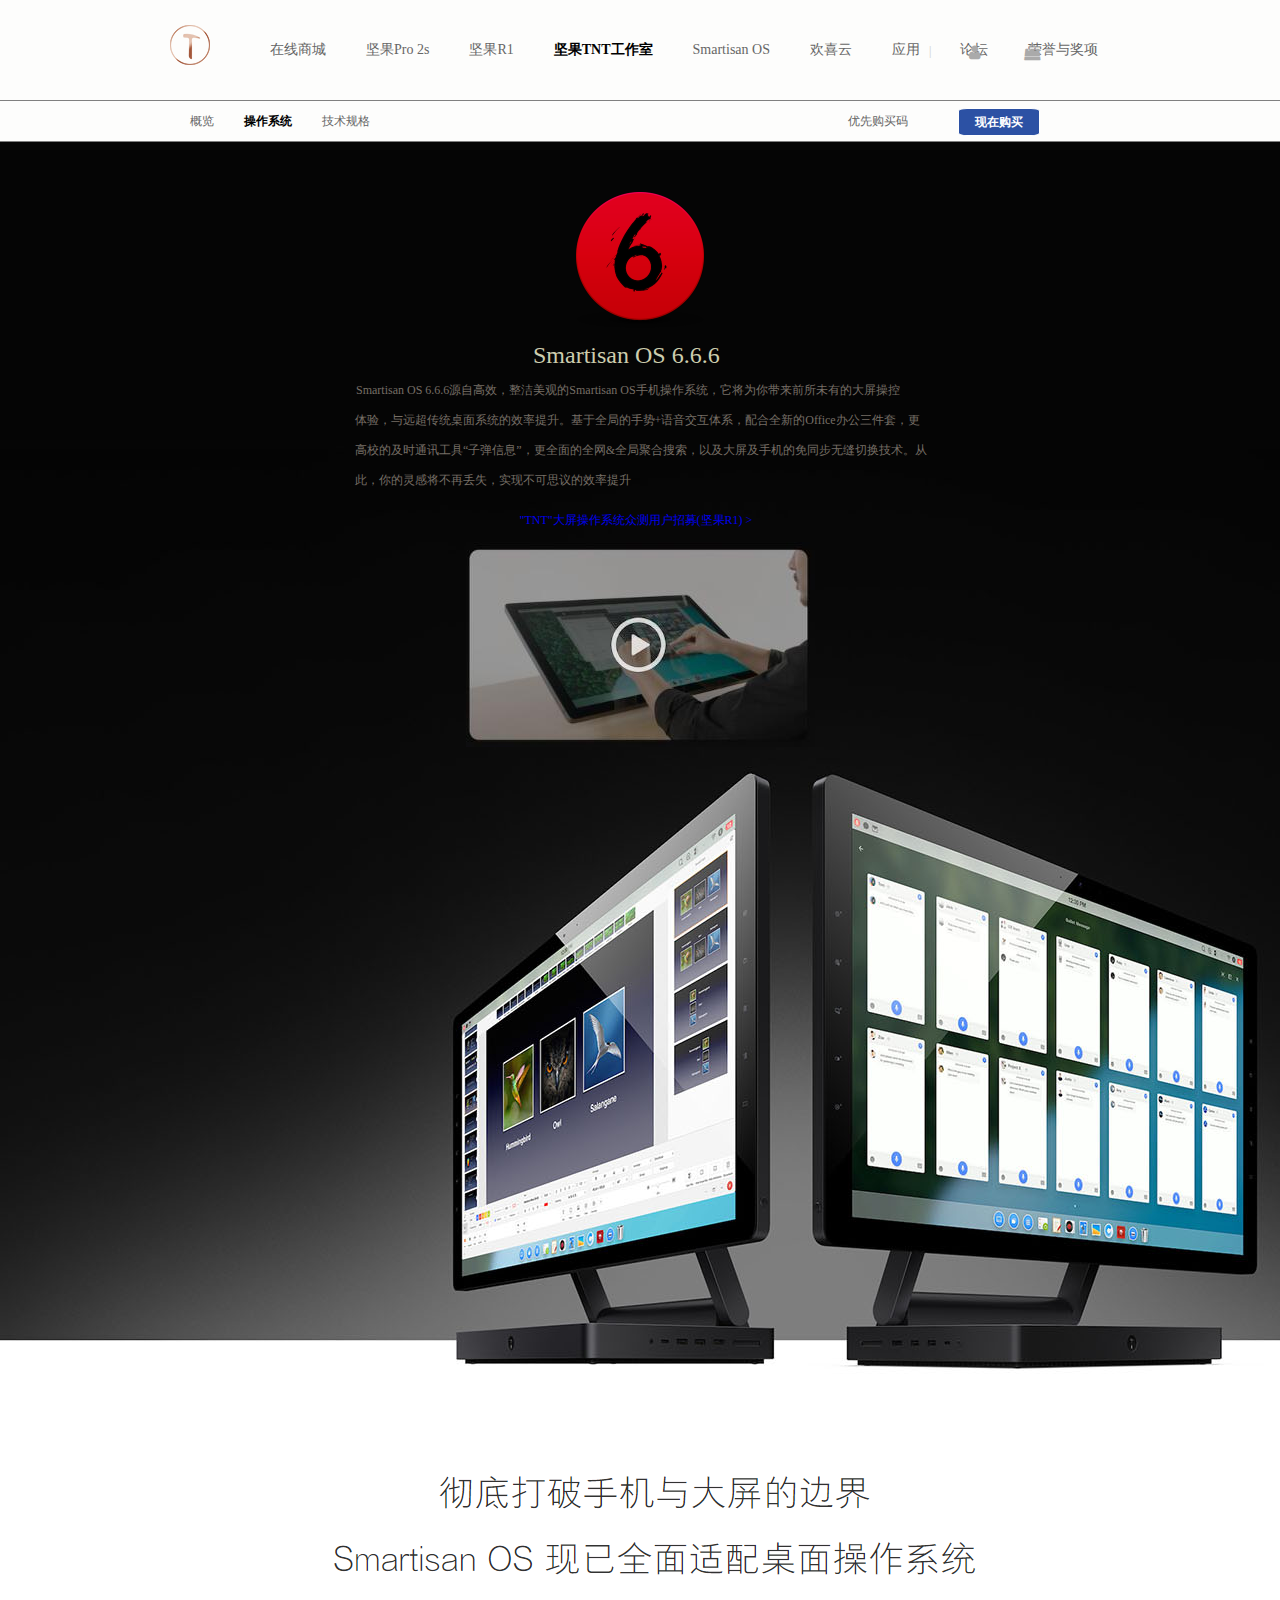
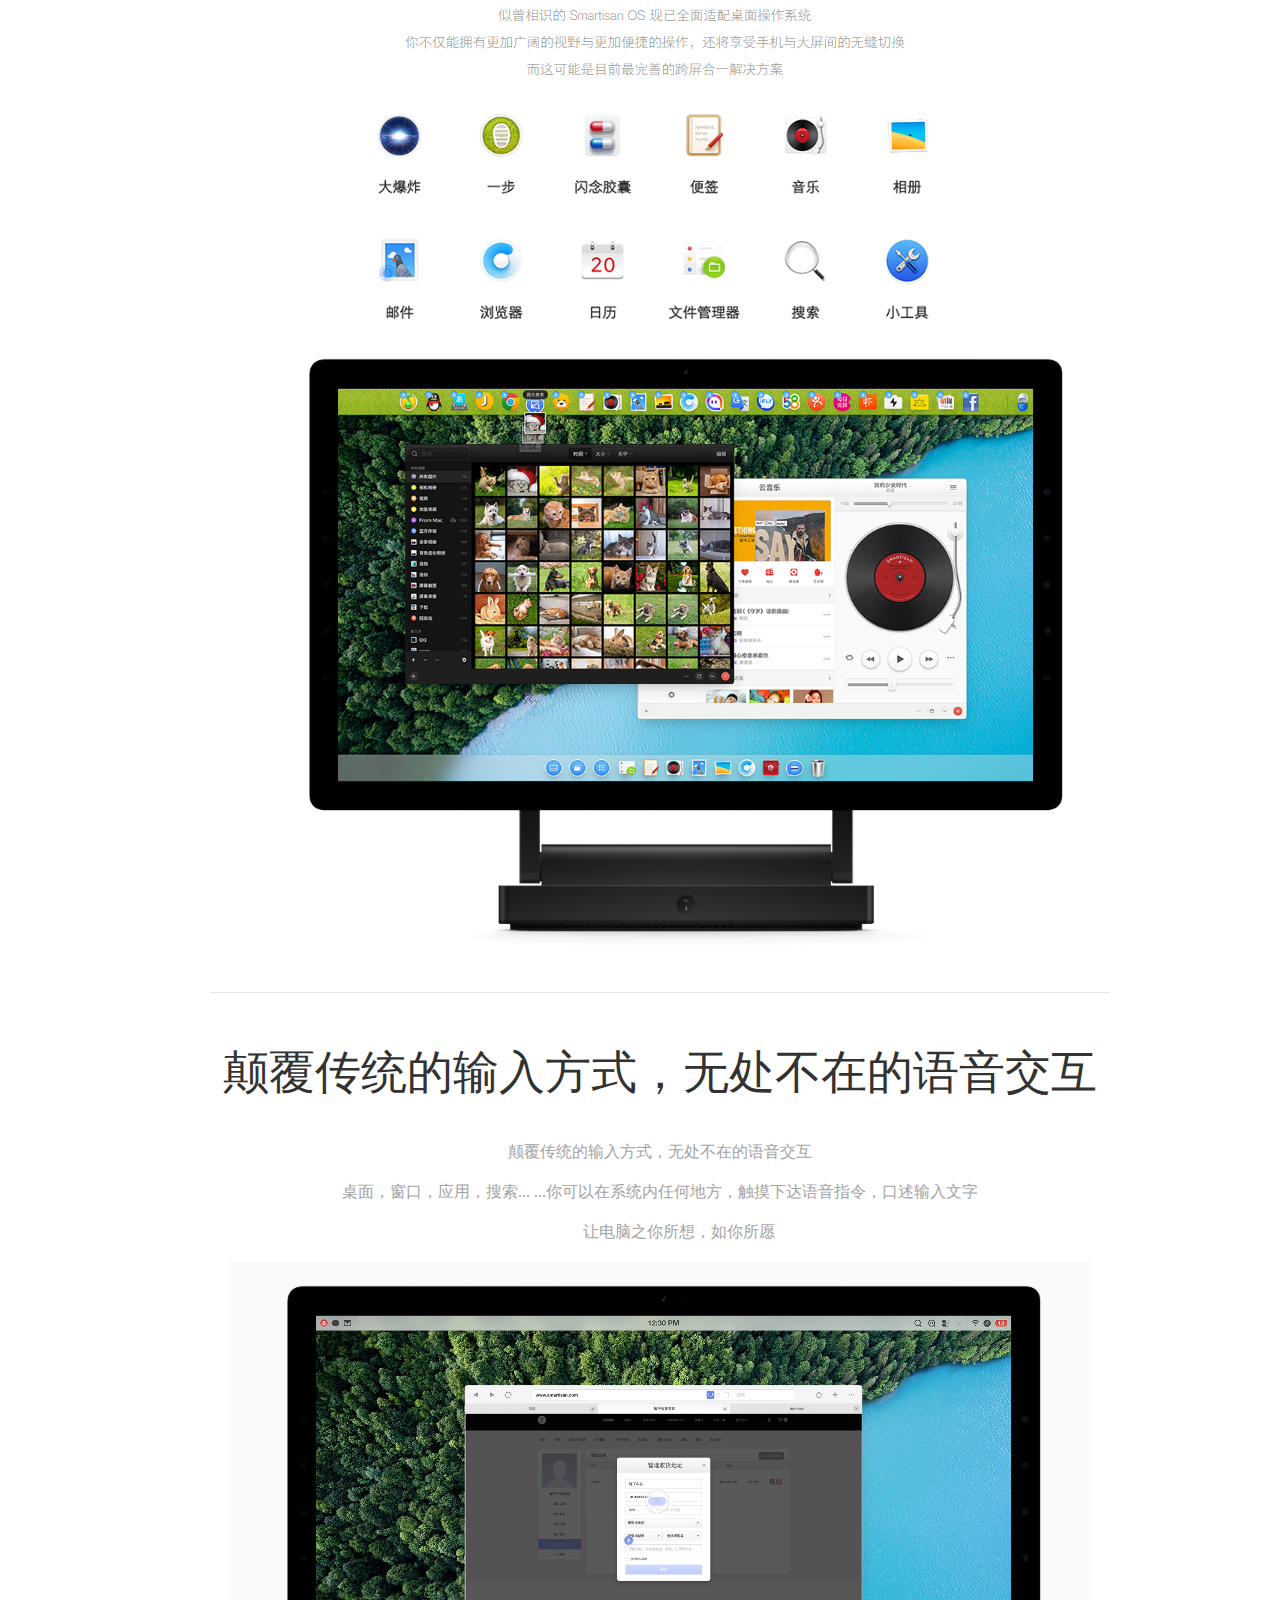
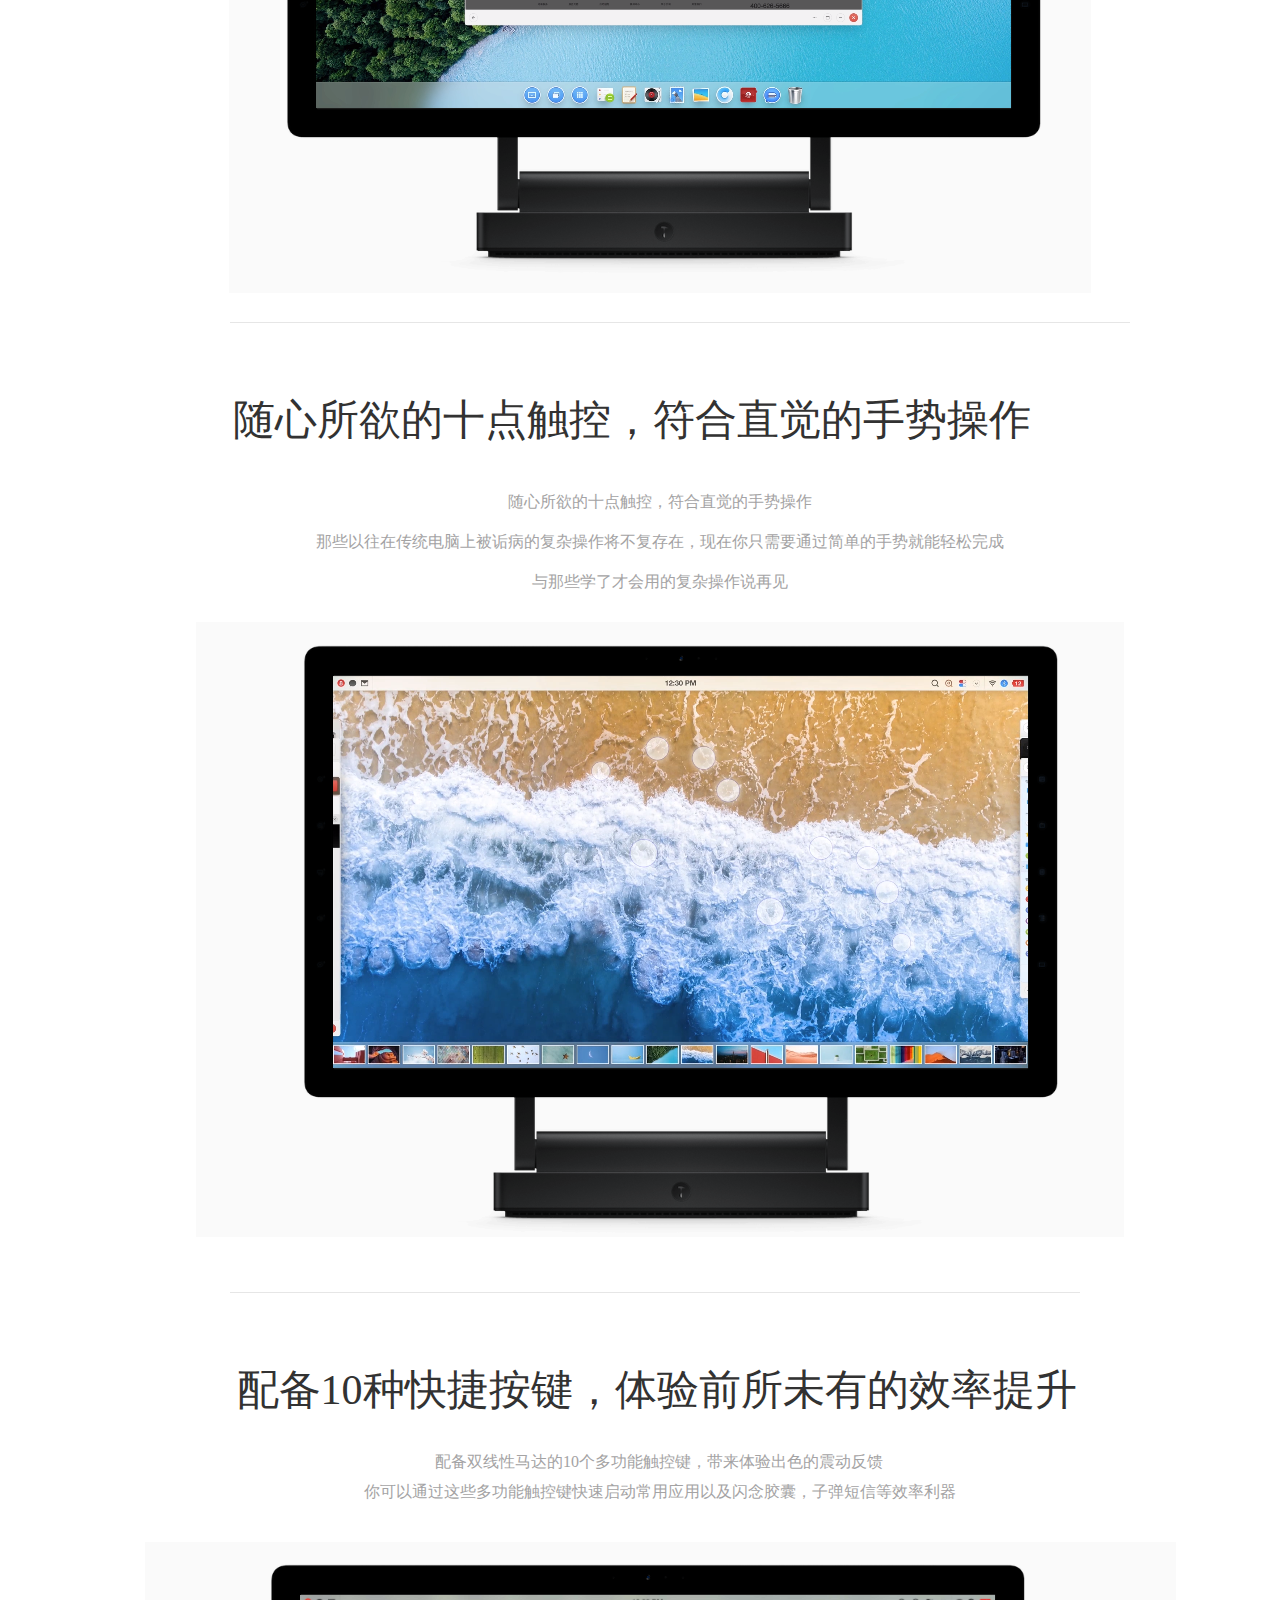
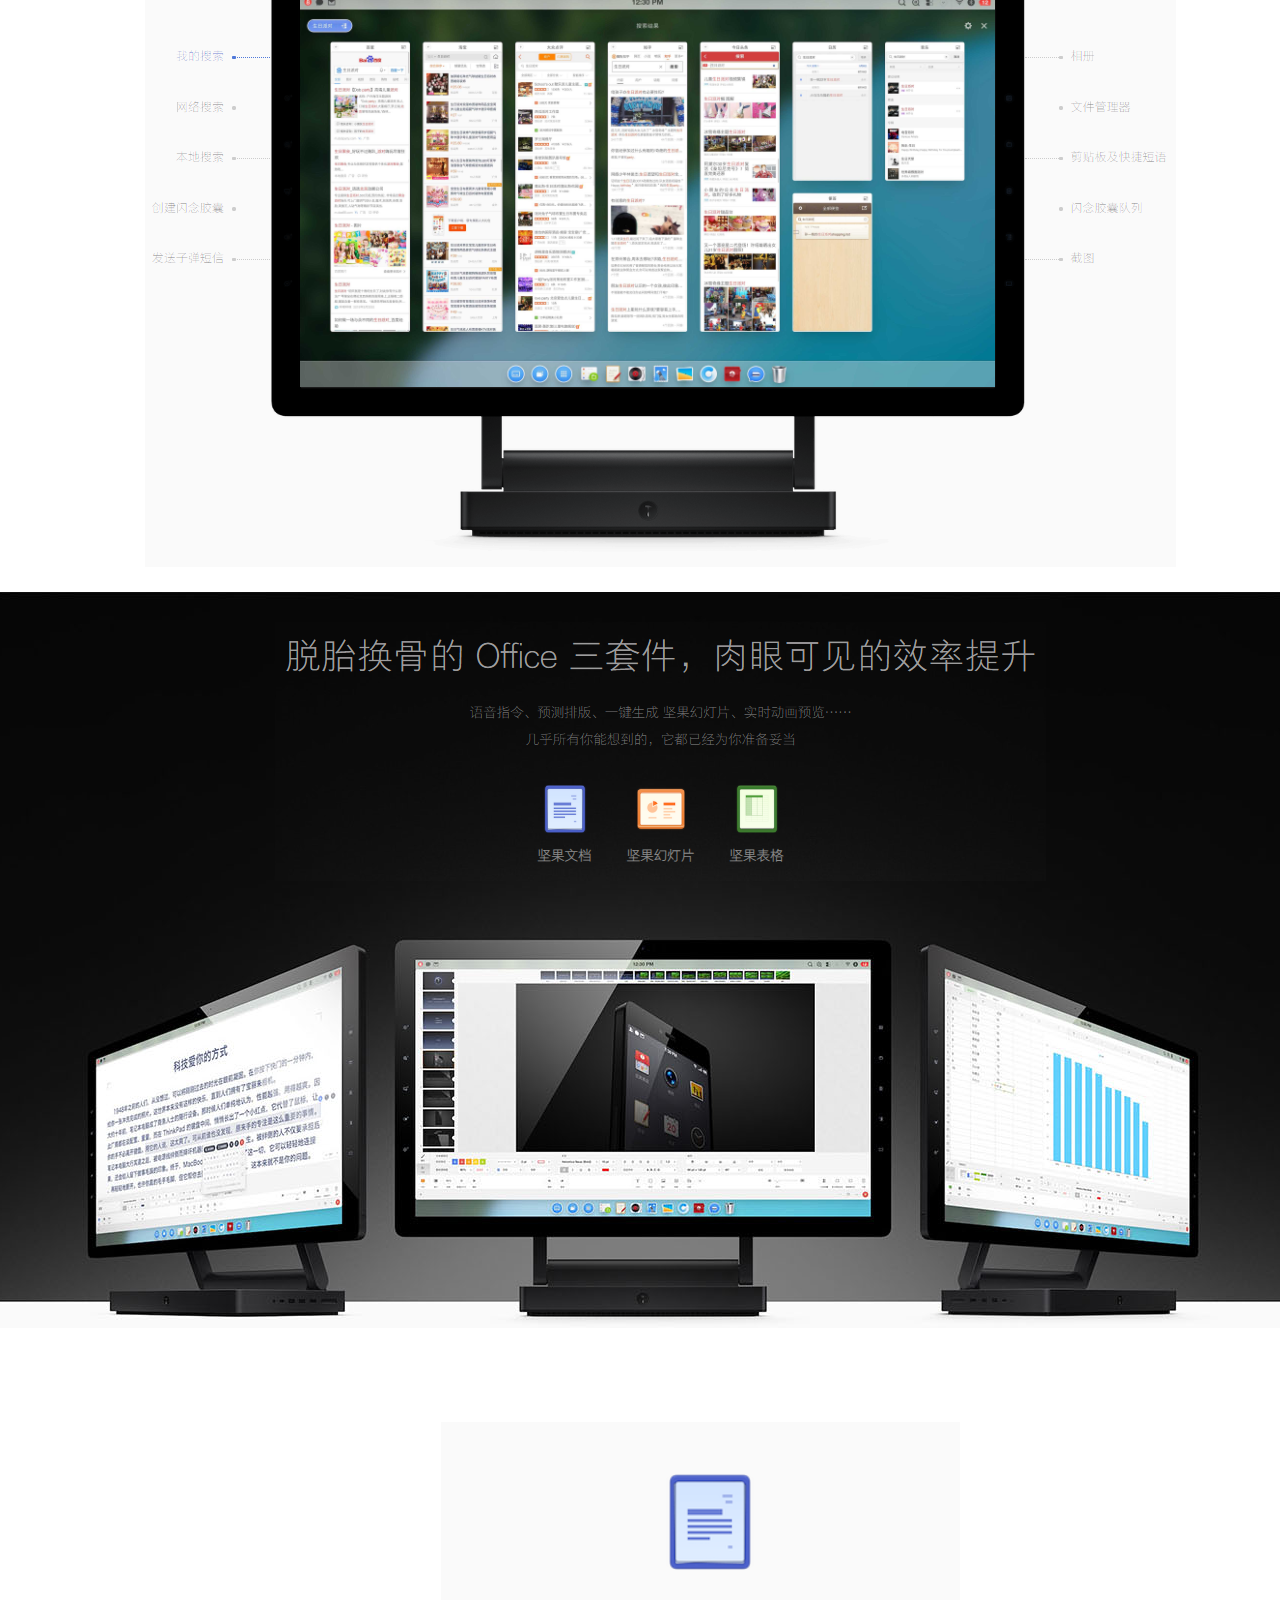
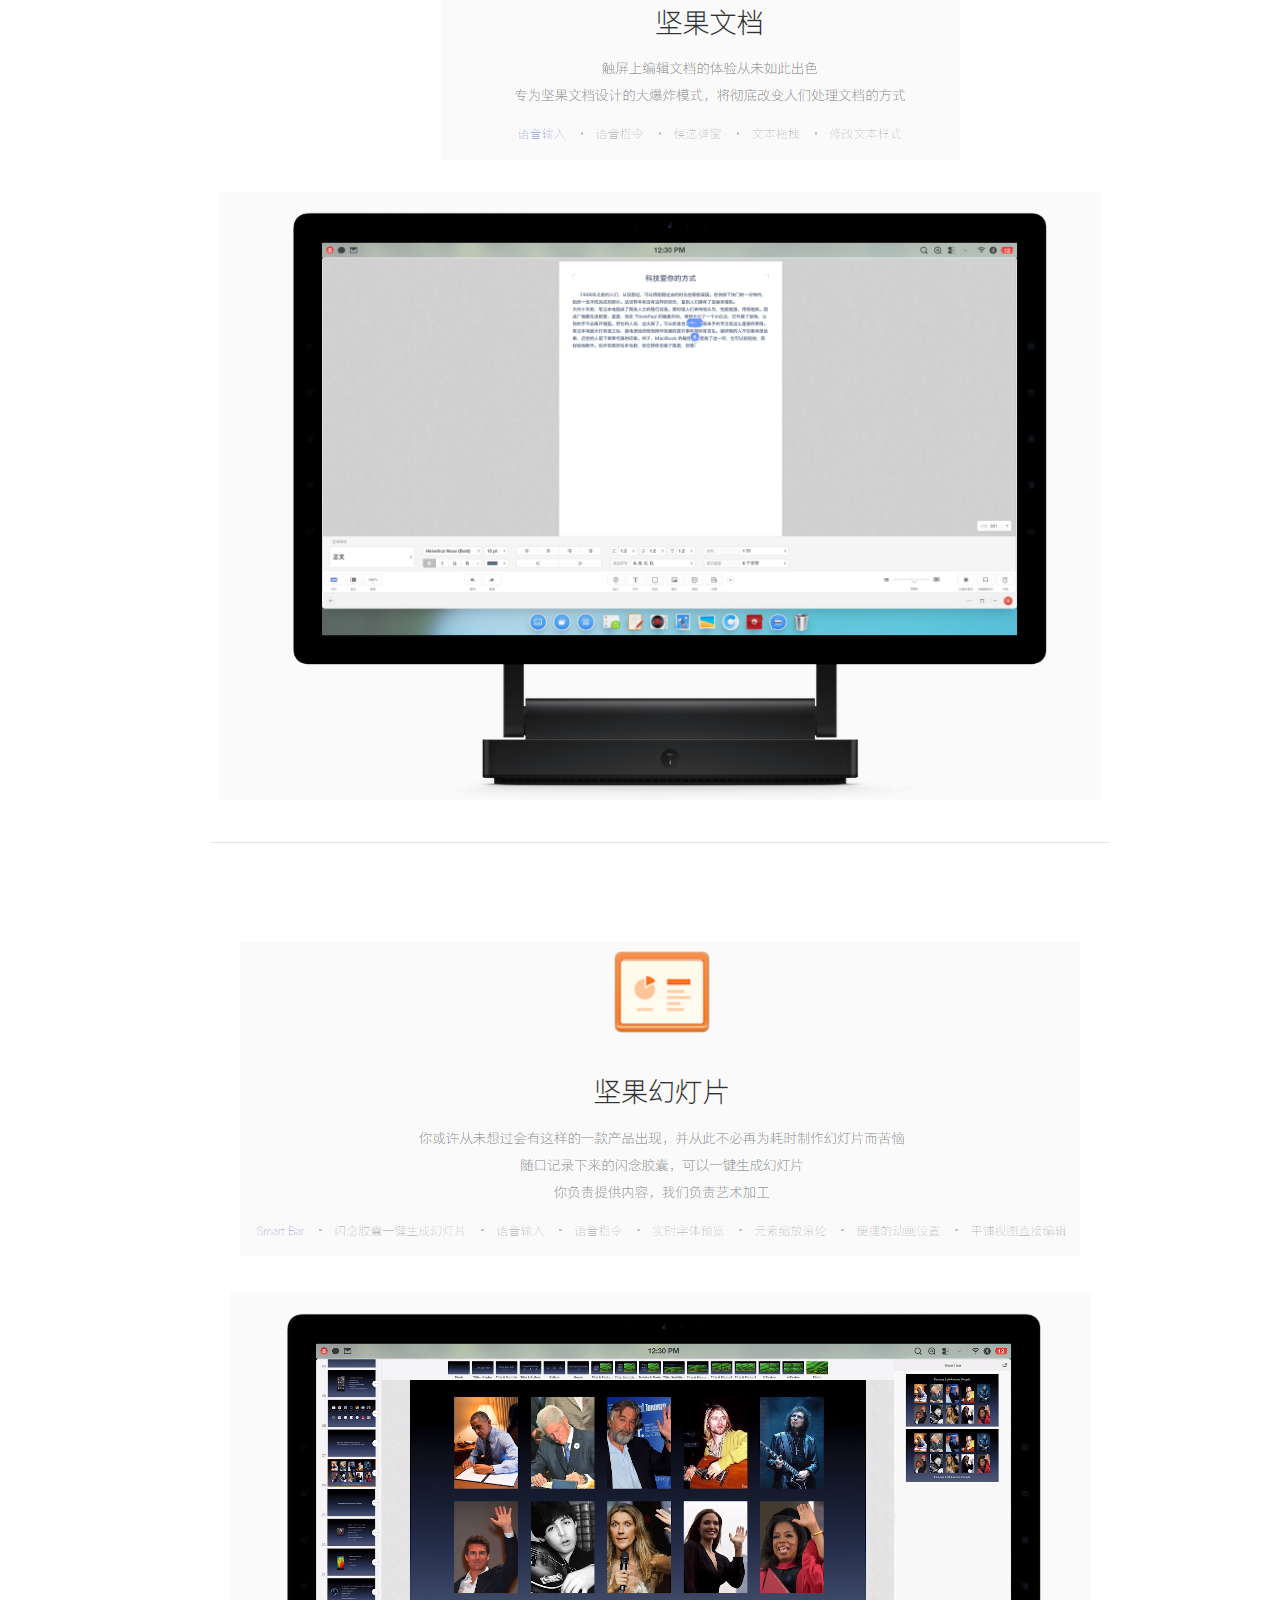
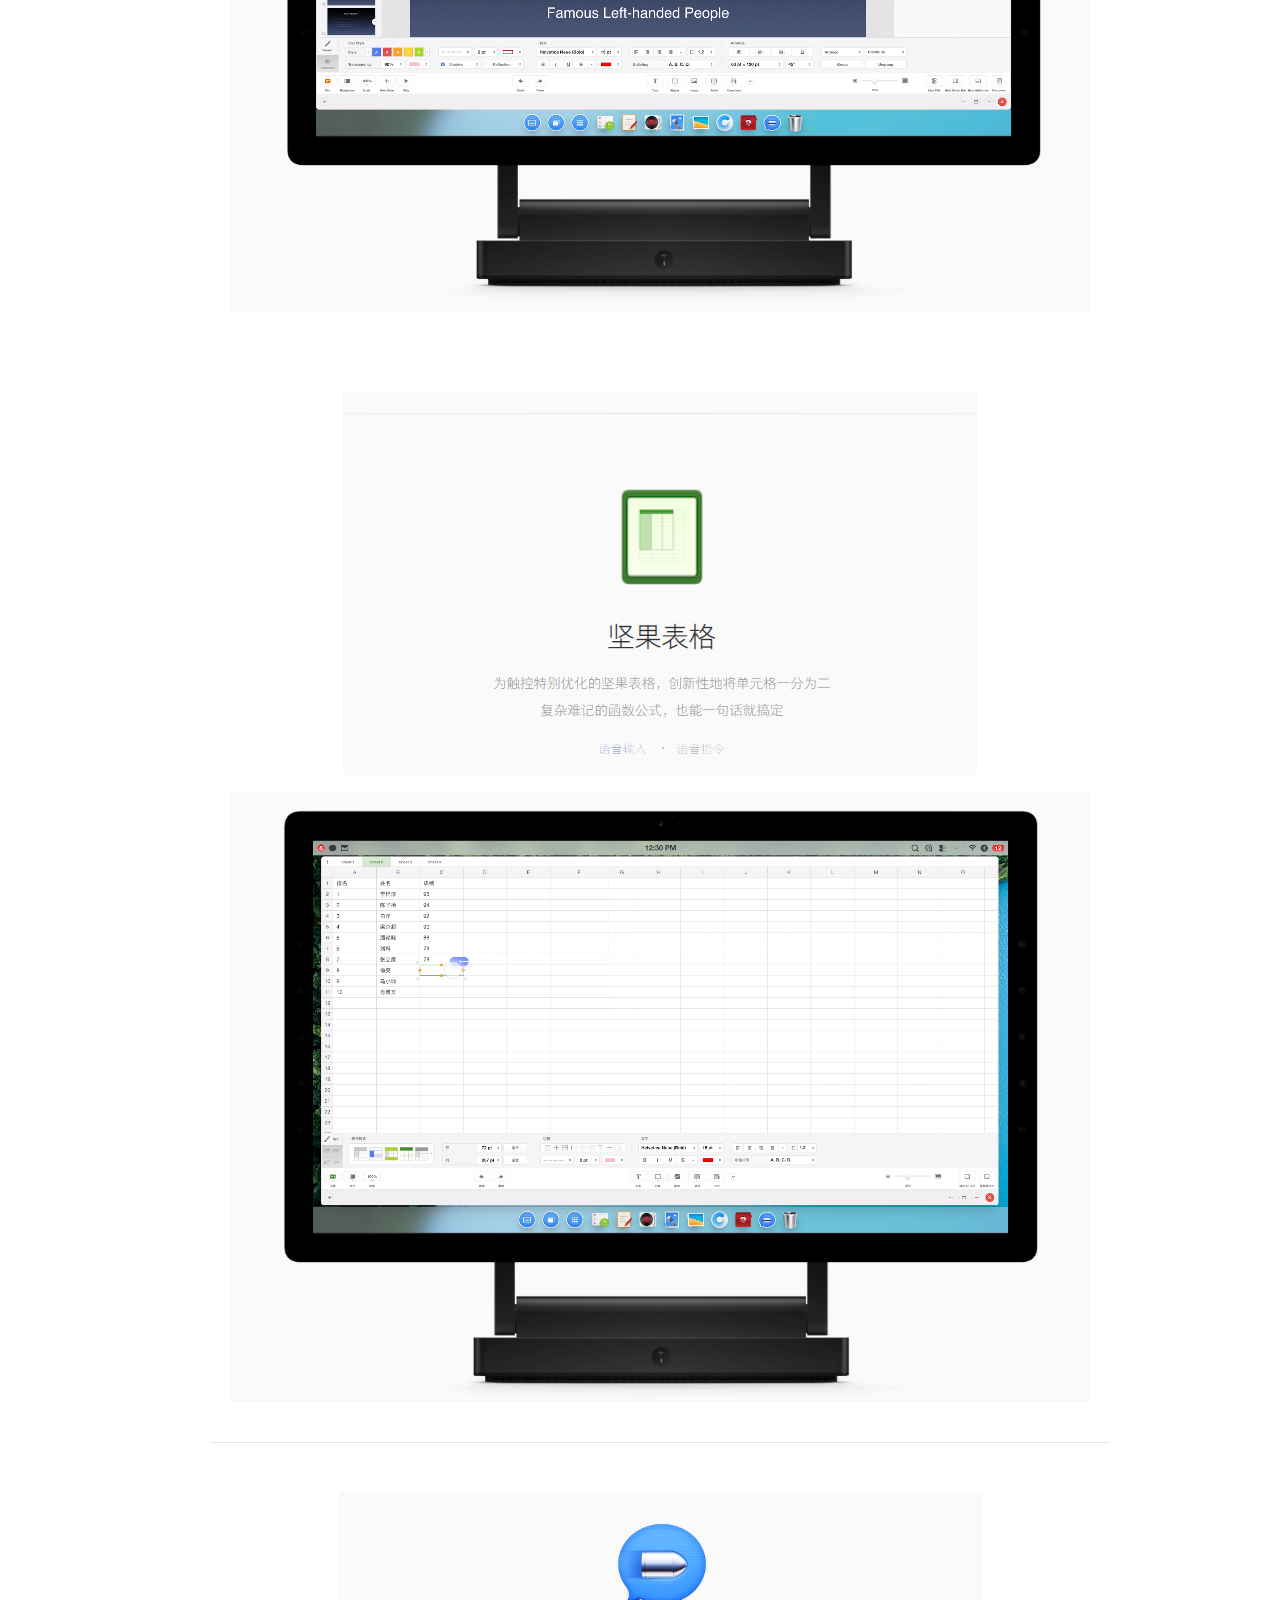
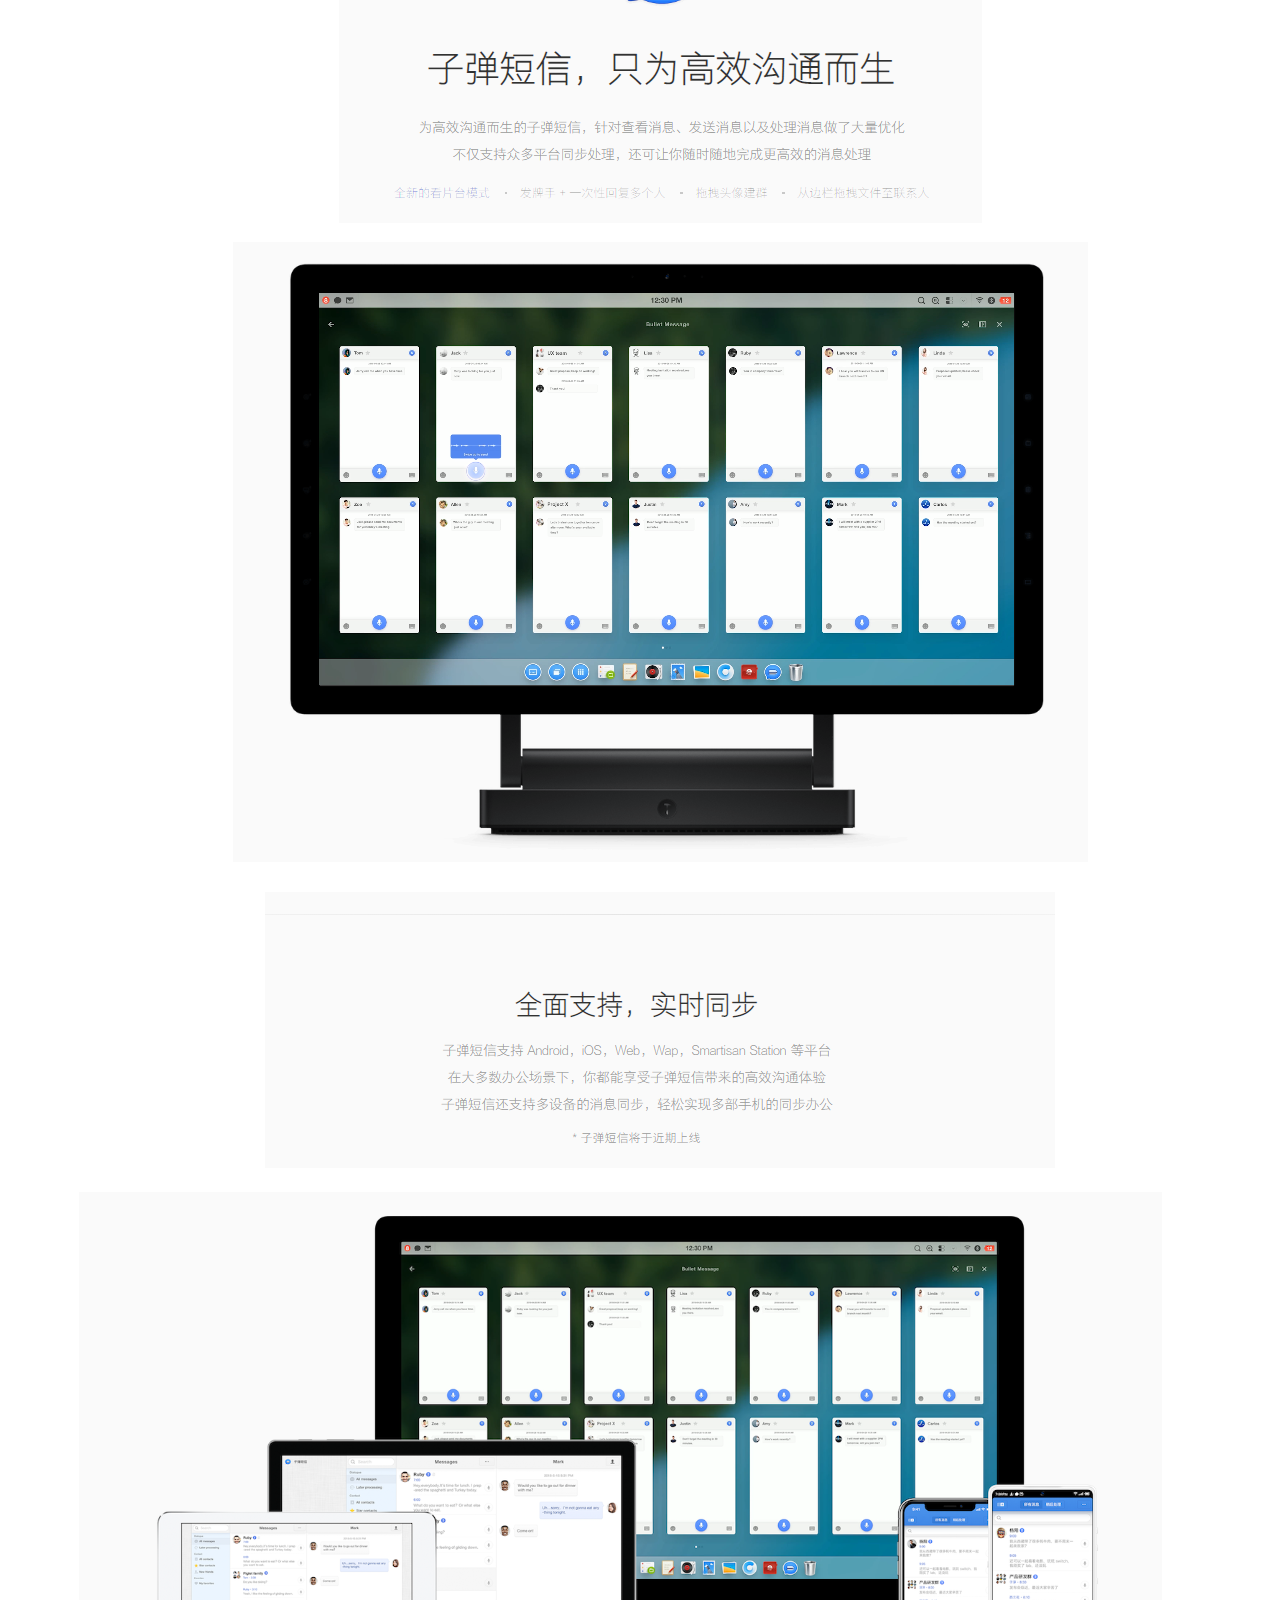
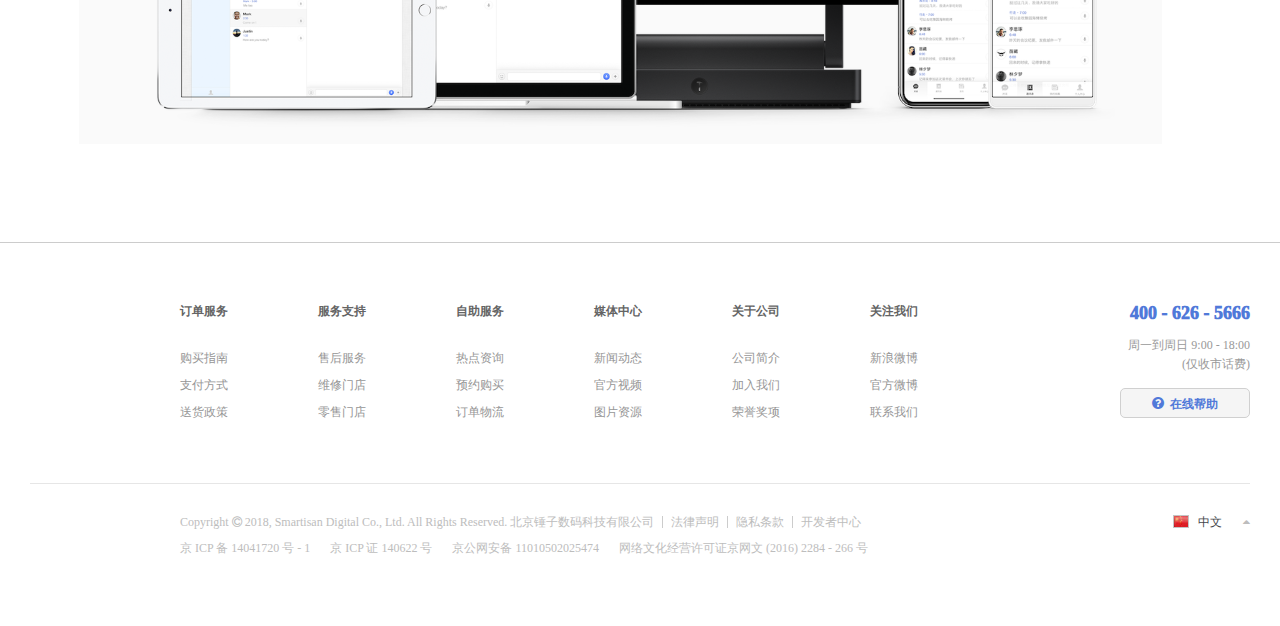
<file: TNT-caozuo.html>
<!DOCTYPE html>
<html lang="en">
<head>
	<meta http-equiv="X-UA-Compatible" content="IE=Edge">
	<meta charset="UTF-8">
	<link rel="icon" type="images/favicon.ico" href="images/favicon.ico">
	<link rel="stylesheet" type="text/css" href="css/reset.css">
	<link rel="stylesheet" href="css/fonts/font-awesome.min.css">
    <link rel="stylesheet" href="css/common-index.css">
    <link rel="stylesheet" href="css/font.css">
    <link rel="stylesheet" href="css/TNT-caozuo.css">
	<title>操作系统</title>
</head>
<body>
	<!--导航栏-->
	<section class="top">
			<img src="images/logo-lightgold.png" alt="">
			<ul class="top-nav1">
				<li class="top-nav-item"><a href="#">在线商城</a></li>
				<li class="top-nav-item"><a href="#">坚果Pro 2s</a></li>
				<li class="top-nav-item"><a href="first.html">坚果R1</a></li>
				<li class="top-nav-item"><a href="#" class="checked">坚果TNT工作室</a></li>
				<li class="top-nav-item"><a href="#">Smartisan OS</a></li>
				<li class="top-nav-item"><a href="#">欢喜云</a></li>
				<li class="top-nav-item"><a href="#">应用</a></li>
				<li class="top-nav-item"><a href="#">论坛</a></li>
				<li class="top-nav-item"><a href="#">荣誉与奖项</a></li>
			</ul>
	        <div class="cart-shop">
                <div class="cart-nav">
                    <span class="sep">|</span>
                    <a href="#" class="link"><i class="fa fa-user"></i></a>
                    <a href="javascript:;" class="link" id="link">
                        <i class="fa fa-shopping-bag"></i>
                    </a>    
                    <div class="tankuang" id="tankuang">
                        <i class="fa fa-shopping-cart"></i>
                        <h3>购物车为空</h3>
                        <p>您还没有选购任何商品，现在前往商城选购吧！</p>
                    </div>
            </div>
	</section> 
	<!--列表-->   
	<div class="user-info" id="user-info">
    	<ul>
    		<li class="user-info-item"><a href="jianguoTNT.html">概览</a></li>
    		<li class="user-info-item"><a class="checked" href="TNT-caozuo.html">操作系统</a></li>
    		<li class="user-info-item"><a  href="TNT-jishu.html">技术规格</a></li>
    	</ul>
	    <div class="user-info-right">
	    	<a href="#">优先购买码</a>
	    	<p class="box">现在购买</p>
	    </div>
	</div>
	<!--中间区域-->
	<div class="conctent clearfix">
		<div class="box">
			<img class="aa" src="images/tnt-caozuo1.png" alt="">
		</div>
		<p class="txt1">Smartisan OS 6.6.6</p>
		<p class="txt2">Smartisan OS 6.6.6源自高效，整洁美观的Smartisan OS手机操作系统，它将为你带来前所未有的大屏操控</p>
		<p class="txt3">体验，与远超传统桌面系统的效率提升。基于全局的手势+语音交互体系，配合全新的Office办公三件套，更</p>
		<p class="txt4">高校的及时通讯工具“子弹信息”，更全面的全网&全局聚合搜索，以及大屏及手机的免同步无缝切换技术。从</p>
		<p class="txt5">此，你的灵感将不再丢失，实现不可思议的效率提升</p>
		<a class="lable"href="#">"TNT"大屏操作系统众测用户招募(坚果R1) ></a>
		<img class="bb" src="images/tnt-caozuo2.jpg" alt="">
		<img class="cc" src="images/tnt-caozuo4.png" alt="">
		<img class="dd" src="images/tnt-caozuo5.png" alt="">
		<div class="wirt">
			<p class="txt1">颠覆传统的输入方式，无处不在的语音交互</p>
			<p class="txt2">颠覆传统的输入方式，无处不在的语音交互</p>
			<p class="txt3">桌面，窗口，应用，搜索... ...你可以在系统内任何地方，触摸下达语音指令，口述输入文字</p>
			<p class="txt4">让电脑之你所想，如你所愿</p>
		    <img class="ee" src="images/tnt-caozuo6.png" alt="">
		    <span class="sep"></span>
		    <p class="txt6">随心所欲的十点触控，符合直觉的手势操作</p>
		    <p class="txt7">随心所欲的十点触控，符合直觉的手势操作</p>
		    <p class="txt8">那些以往在传统电脑上被诟病的复杂操作将不复存在，现在你只需要通过简单的手势就能轻松完成</p>
		    <p class="txt9">与那些学了才会用的复杂操作说再见</p>
            <img class="ff" src="images/tnt-caozuo7.png" alt="">
            <div class="conctent2">
				<div class="wirt2"></div>
				<p class="txt1">配备10种快捷按键，体验前所未有的效率提升</p>
				<p class="txt2">配备双线性马达的10个多功能触控键，带来体验出色的震动反馈</p>
				<p class="txt3">你可以通过这些多功能触控键快速启动常用应用以及闪念胶囊，子弹短信等效率利器</p>
				<img class="gg" src="images/tnt-caozuo8.png" alt="">
				<div class="box2"></div>
				<img class="pp" src="images/TNT-jake1.png" alt="">
			</div>
			<img class="qq" src="images/tnt-caozuo10.png" alt="">
			<img class="RR" src="images/tnt-caozuo11.png" alt="">
			<span class="wirt3"></span>
			<img class="ss" src="images/tnt-caozuo12.png" alt="">
			<img class="tt" src="images/tnt-caozuo13.png" alt="">
			<img class="uu" src="images/tnt-caozuo15.png" alt="">
			<img class="vv" src="images/tnt-caozuo14.png" alt="">
			<span class="wirt4"></span>
			<img class="ww" src="images/tnt-caozuo16.png" alt="">
			<img class="zz"src="images/tnt-caozuo17.png" alt="">
			<img class="yy" src="images/tnt-caozuo18.png" alt="">
			<img class="last-img" src="images/tnt-caozuo19.png" alt="">
		</div>
	</div>
	<!--底部区域-->
    <footer class="foot">
    	<div class="footer clearfix">
		 <div class="container">
            <div class="foot-list">
                <div class="left-list fl">
                    <dl>
                        <dt>订单服务</dt>
                        <dd><a href="#" class="link">购买指南</a></dd>
                        <dd><a href="#" class="link">支付方式</a></dd>
                        <dd><a href="#" class="link">送货政策</a></dd>
                    </dl>
                    <dl>
                        <dt>服务支持</dt>
                        <dd><a href="#" class="link">售后服务</a></dd>
                        <dd><a href="#" class="link">维修门店</a></dd>
                        <dd><a href="#" class="link">零售门店</a></dd>
                    </dl>
                    <dl>
                        <dt>自助服务</dt>
                        <dd><a href="#" class="link">热点资询</a></dd>
                        <dd><a href="#" class="link">预约购买</a></dd>
                        <dd><a href="#" class="link">订单物流</a></dd>
                    </dl>
                    <dl>
                        <dt>媒体中心</dt>
                        <dd><a href="#" class="link">新闻动态</a></dd>
                        <dd><a href="#" class="link">官方视频</a></dd>
                        <dd><a href="#" class="link">图片资源</a></dd>
                    </dl>
                    <dl>
                        <dt>关于公司</dt>
                        <dd><a href="#" class="link">公司简介</a></dd>
                        <dd><a href="#" class="link">加入我们</a></dd>
                        <dd><a href="#" class="link">荣誉奖项</a></dd>
                    </dl>
                    <dl>
                        <dt>关注我们</dt>
                        <dd><a href="#" class="link">新浪微博</a></dd>
                        <dd><a href="#" class="link">官方微博</a></dd>
                        <dd><a href="#" class="link">联系我们</a></dd>
                    </dl>   
                </div>
                <div class="right-list fr">
                    <p class="num">400 - 626 - 5666</p>
                    <p class="time">周一到周日 9:00 - 18:00</p>
                    <p class="txt">(仅收市话费)</p>
                    <p class="help"><i class="fa fa-question-circle"></i>在线帮助</p>
                </div>
            </div>
            <div class="foot-nav clearfix">
                <div class="left-nav fl">
                    <ul class="top1 clearfix">
                        <li>Copyright <i class="fa fa-copyright"></i> 2018, Smartisan Digital Co., Ltd. All Rights Reserved. 北京锤子数码科技有限公司<span></span></li>
                        <li><a href="#" class="link">法律声明</a><span></span></li>
                        <li><a href="#" class="link">隐私条款</a><span></span></li>
                        <li><a href="#" class="link">开发者中心</a></li>
                    </ul>
                    <ul class="bottom">
                        <li><a href="#" class="link">京 ICP 备 14041720 号 - 1</a></li>
                        <li><a href="#" class="link">京 ICP 证 140622 号</a></li>
                        <li><a href="#" class="link">京公网安备 11010502025474</a></li>
                        <li><a href="#" class="link">网络文化经营许可证京网文 (2016) 2284 - 266 号</a></li>
                    </ul>
                </div>
                <div class="right-nav fr">
                    <a href="#" class="link">
                        <div></div>
                        <span>中文</span>
                        <i class="fa fa-caret-up"></i>
                    </a>
                </div>
            </div>
    </footer>
</body>
<script src="js/util.js"></script>
<script src="js/first.js"></script>
</html>
</file>
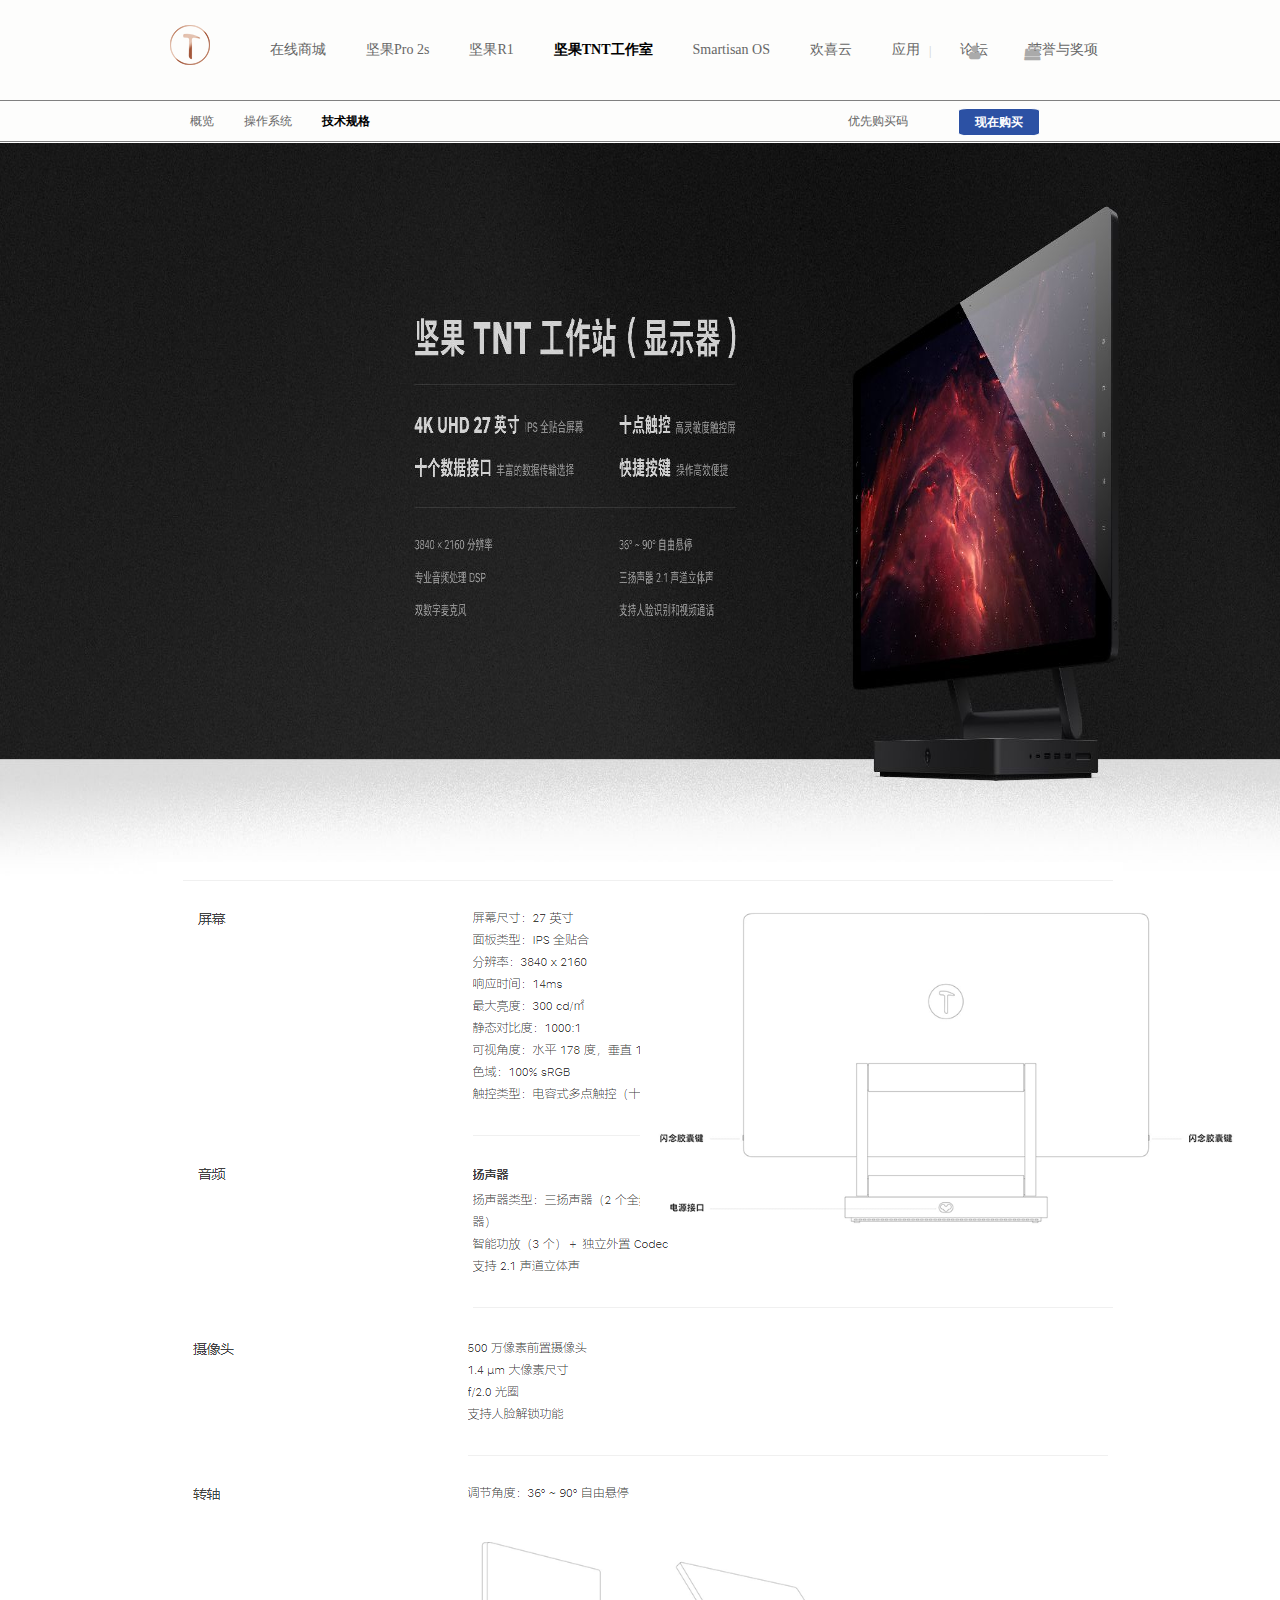
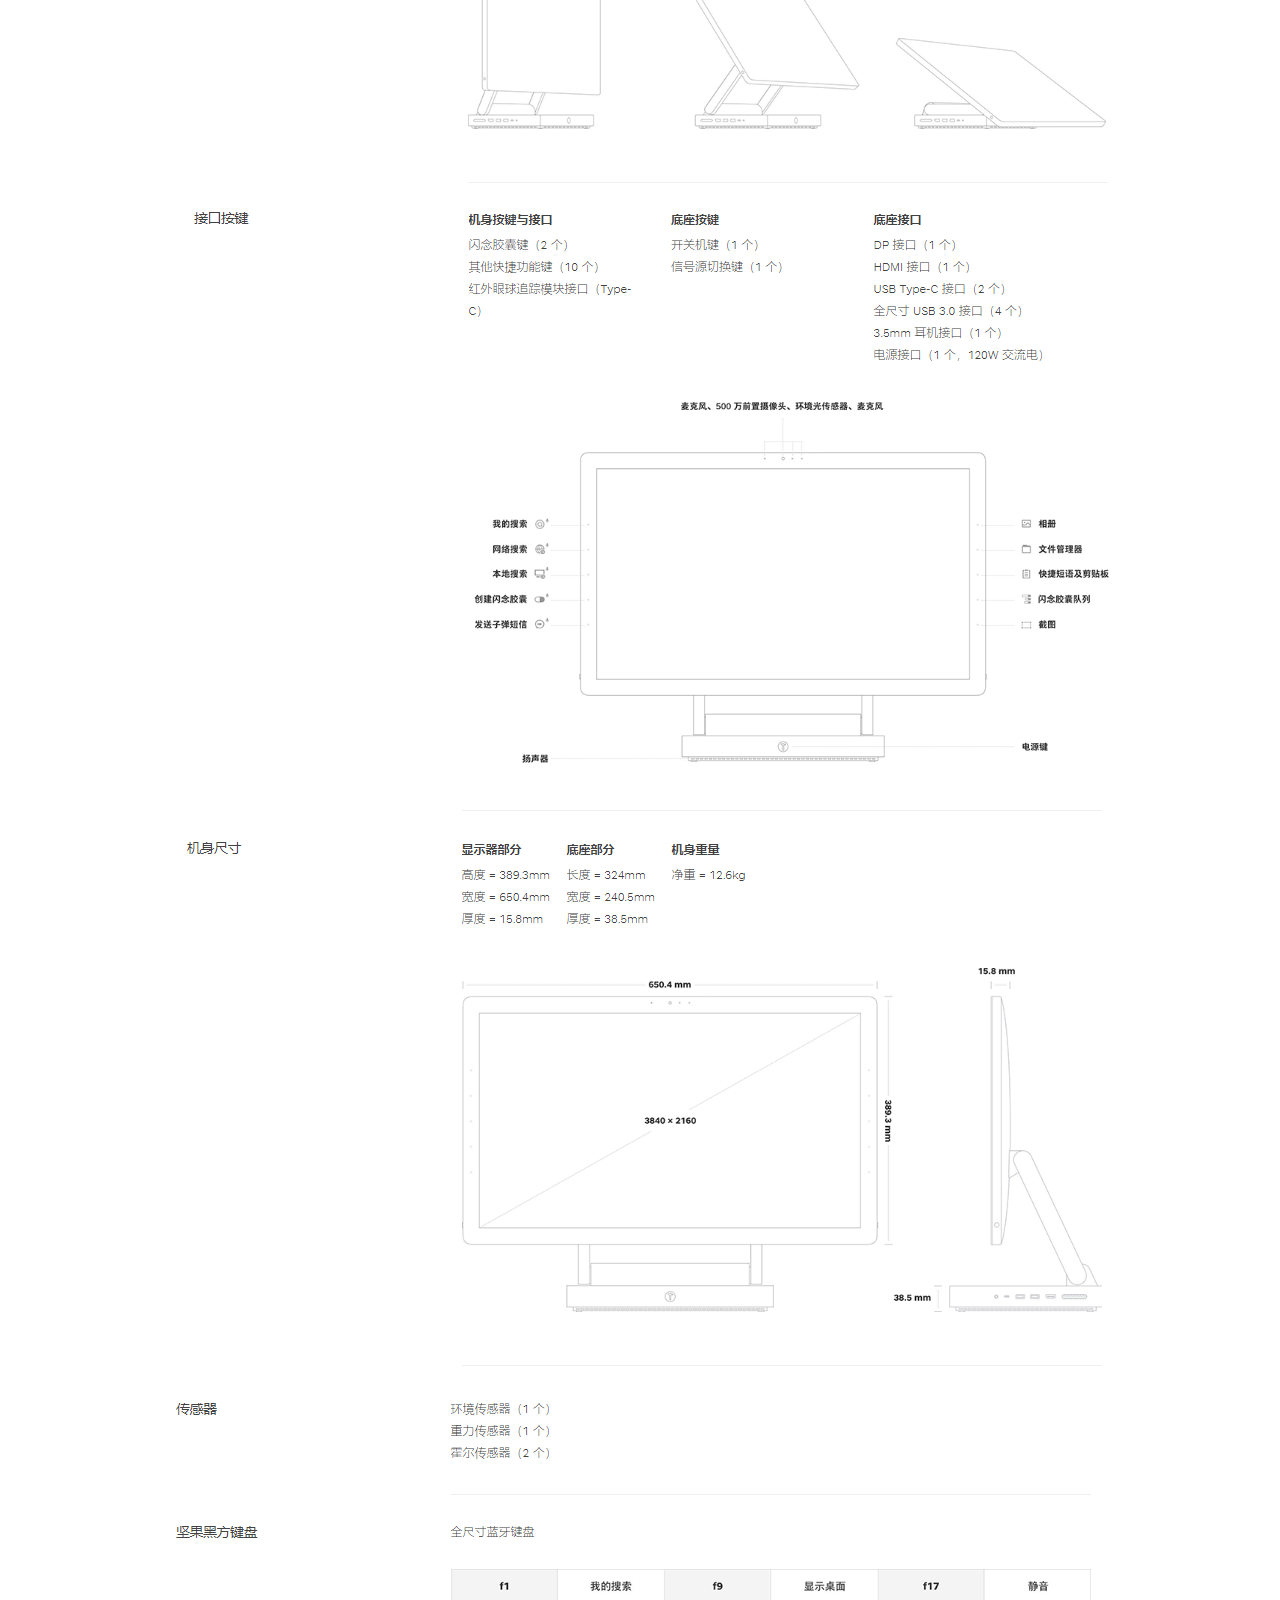
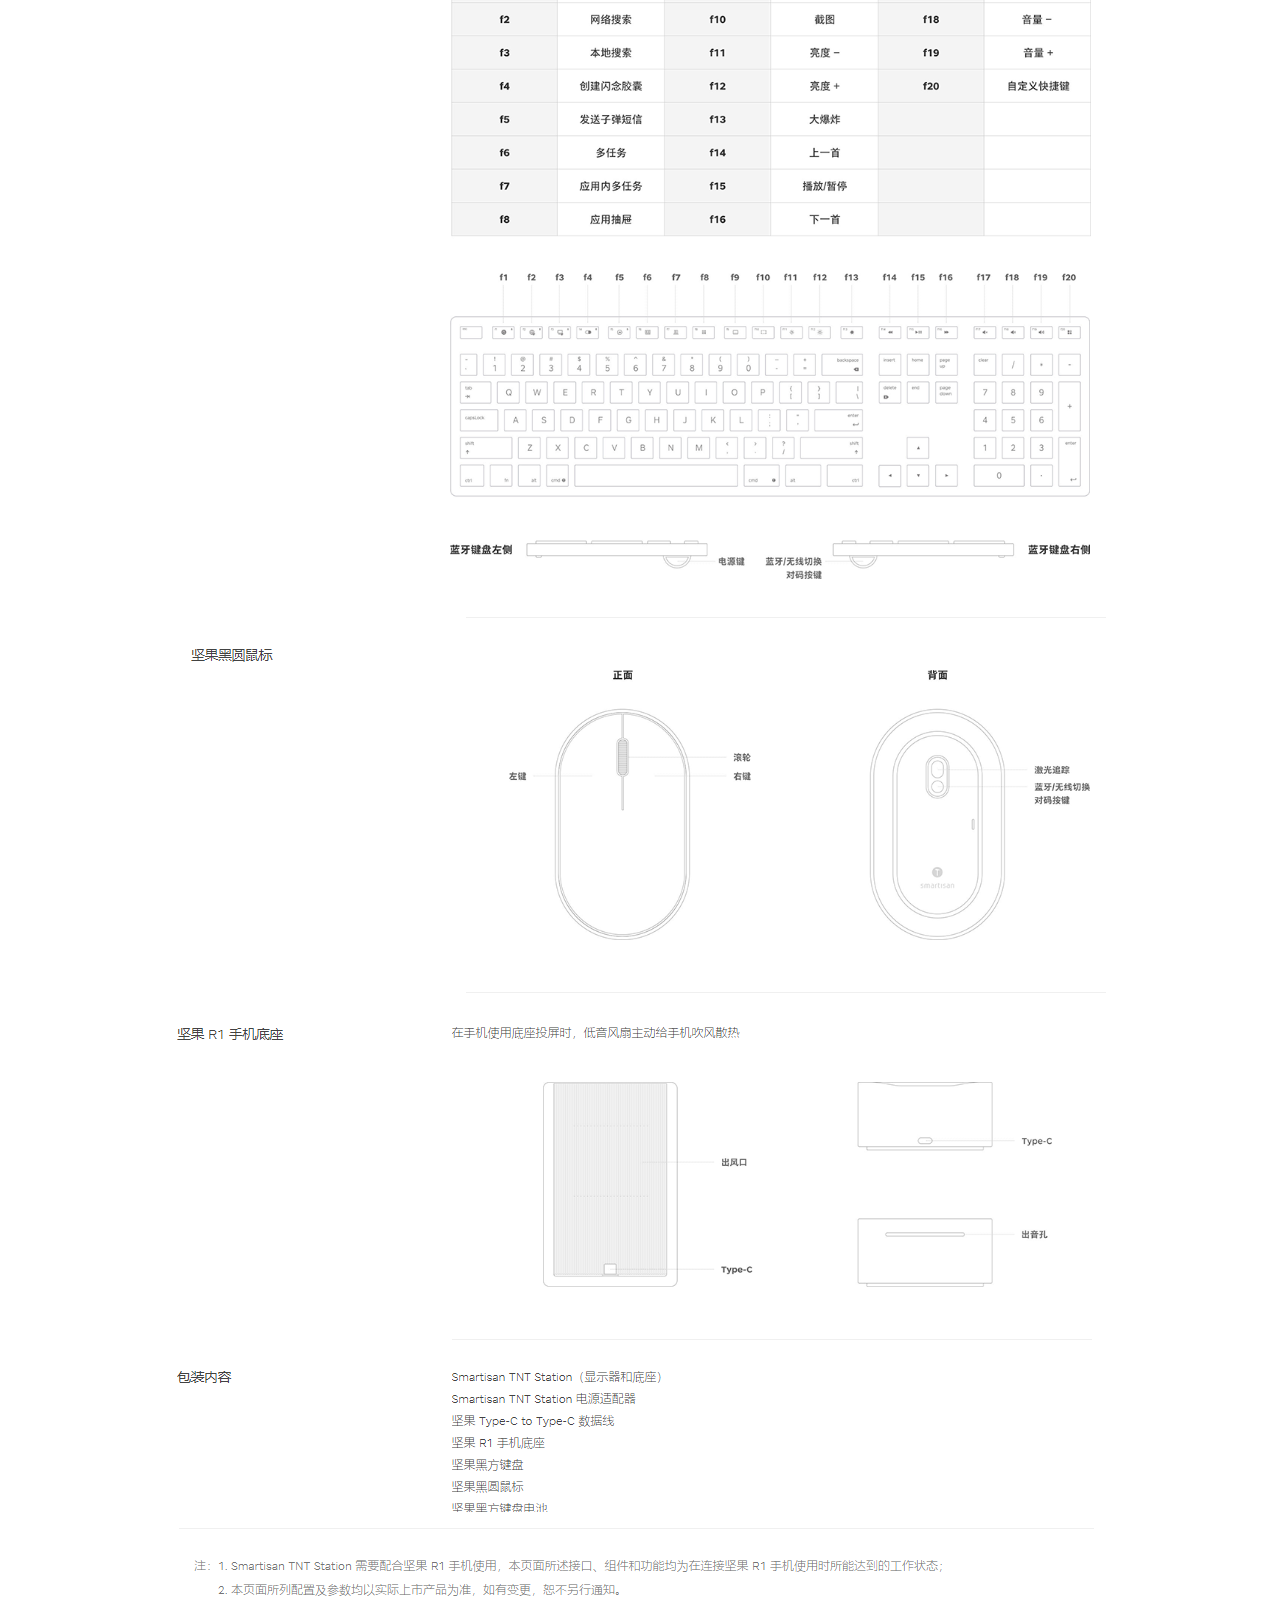
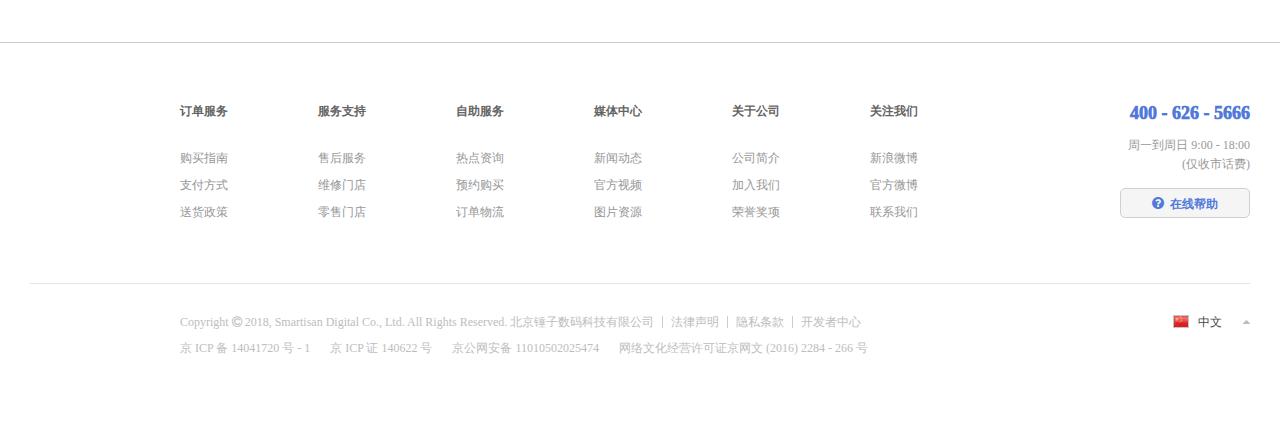
<file: TNT-jishu.html>
<!DOCTYPE html>
<html lang="en">
<head>
	<meta http-equiv="X-UA-Compatible" content="IE=Edge">
	<meta charset="UTF-8">
	<link rel="icon" type="images/favicon.ico" href="images/favicon.ico">
	<link rel="stylesheet" type="text/css" href="css/reset.css">
	<link rel="stylesheet" href="css/fonts/font-awesome.min.css">
    <link rel="stylesheet" href="css/common-index.css">
    <link rel="stylesheet" href="css/font.css">
    <link rel="stylesheet" href="css/TNT-jishu.css">
	<title>技术规格</title>
</head>
<body>
	<section class="top">
			<img src="images/logo-lightgold.png" alt="">
			<ul class="top-nav1">
				<li class="top-nav-item"><a href="#">在线商城</a></li>
				<li class="top-nav-item"><a href="#">坚果Pro 2s</a></li>
				<li class="top-nav-item"><a href="first.html">坚果R1</a></li>
				<li class="top-nav-item"><a href="#" class="checked">坚果TNT工作室</a></li>
				<li class="top-nav-item"><a href="#">Smartisan OS</a></li>
				<li class="top-nav-item"><a href="#">欢喜云</a></li>
				<li class="top-nav-item"><a href="#">应用</a></li>
				<li class="top-nav-item"><a href="#">论坛</a></li>
				<li class="top-nav-item"><a href="#">荣誉与奖项</a></li>
			</ul>
	        <div class="cart-shop">
                <div class="cart-nav">
                    <span class="sep">|</span>
                    <a href="#" class="link"><i class="fa fa-user"></i></a>
                    <a href="javascript:;" class="link" id="link">
                        <i class="fa fa-shopping-bag"></i>
                    </a>    
                    <div class="tankuang" id="tankuang">
                        <i class="fa fa-shopping-cart"></i>
                        <h3>购物车为空</h3>
                        <p>您还没有选购任何商品，现在前往商城选购吧！</p>
                    </div>
            </div>
	</section>    
	<div class="user-info" id="user-info">
    	<ul>
    		<li class="user-info-item"><a href="jianguoTNT.html">概览</a></li>
    		<li class="user-info-item"><a href="TNT-caozuo.html">操作系统</a></li>
    		<li class="user-info-item"><a class="checked" href="TNT-jishu.html">技术规格</a></li>
    	</ul>
	    <div class="user-info-right">
	    	<a href="#">优先购买码</a>
	    	<p class="box">现在购买</p>
	    </div>
	</div>
	<div class="content">
		<img class="aa" src="images/TNT-jishu1.jpg" alt="">
		<img src="images/tnt-jishu1.png" alt="">
		<img src="images/tnt-jishu2.png" alt="">
		<img src="images/tnt-jishu3.png" alt="">
		<img src="images/tnt-jishu4.png" alt="">
		<img src="images/tnt-jishu6.png" alt="">
		<img src="images/tnt-jishu7.png" alt="">
		<img src="images/tnt-jishu8.png" alt="">
		<img src="images/tnt-jishu9.png" alt="">
		<img src="images/tnt-jishu10.png" alt="">
		<img src="images/tnt-jishu11.png" alt="">
	</div>
	<footer class="footer">
		 <div class="container">
            <div class="foot-list">
                <div class="left-list fl">
                    <dl>
                        <dt>订单服务</dt>
                        <dd><a href="#" class="link">购买指南</a></dd>
                        <dd><a href="#" class="link">支付方式</a></dd>
                        <dd><a href="#" class="link">送货政策</a></dd>
                    </dl>
                    <dl>
                        <dt>服务支持</dt>
                        <dd><a href="#" class="link">售后服务</a></dd>
                        <dd><a href="#" class="link">维修门店</a></dd>
                        <dd><a href="#" class="link">零售门店</a></dd>
                    </dl>
                    <dl>
                        <dt>自助服务</dt>
                        <dd><a href="#" class="link">热点资询</a></dd>
                        <dd><a href="#" class="link">预约购买</a></dd>
                        <dd><a href="#" class="link">订单物流</a></dd>
                    </dl>
                    <dl>
                        <dt>媒体中心</dt>
                        <dd><a href="#" class="link">新闻动态</a></dd>
                        <dd><a href="#" class="link">官方视频</a></dd>
                        <dd><a href="#" class="link">图片资源</a></dd>
                    </dl>
                    <dl>
                        <dt>关于公司</dt>
                        <dd><a href="#" class="link">公司简介</a></dd>
                        <dd><a href="#" class="link">加入我们</a></dd>
                        <dd><a href="#" class="link">荣誉奖项</a></dd>
                    </dl>
                    <dl>
                        <dt>关注我们</dt>
                        <dd><a href="#" class="link">新浪微博</a></dd>
                        <dd><a href="#" class="link">官方微博</a></dd>
                        <dd><a href="#" class="link">联系我们</a></dd>
                    </dl>   
                </div>
                <div class="right-list fr">
                    <p class="num">400 - 626 - 5666</p>
                    <p class="time">周一到周日 9:00 - 18:00</p>
                    <p class="txt">(仅收市话费)</p>
                    <p class="help"><i class="fa fa-question-circle"></i>在线帮助</p>
                </div>
            </div>
            <div class="foot-nav clearfix">
                <div class="left-nav fl">
                    <ul class="top1 clearfix">
                        <li>Copyright <i class="fa fa-copyright"></i> 2018, Smartisan Digital Co., Ltd. All Rights Reserved. 北京锤子数码科技有限公司<span></span></li>
                        <li><a href="#" class="link">法律声明</a><span></span></li>
                        <li><a href="#" class="link">隐私条款</a><span></span></li>
                        <li><a href="#" class="link">开发者中心</a></li>
                    </ul>
                    <ul class="bottom">
                        <li><a href="#" class="link">京 ICP 备 14041720 号 - 1</a></li>
                        <li><a href="#" class="link">京 ICP 证 140622 号</a></li>
                        <li><a href="#" class="link">京公网安备 11010502025474</a></li>
                        <li><a href="#" class="link">网络文化经营许可证京网文 (2016) 2284 - 266 号</a></li>
                    </ul>
                </div>
                <div class="right-nav fr">
                    <a href="#" class="link">
                        <div></div>
                        <span>中文</span>
                        <i class="fa fa-caret-up"></i>
                    </a>
                </div>
            </div>
	</footer>
</body>
<script src="js/util.js"></script>
<script src="js/first.js"></script>
</html>
</file>
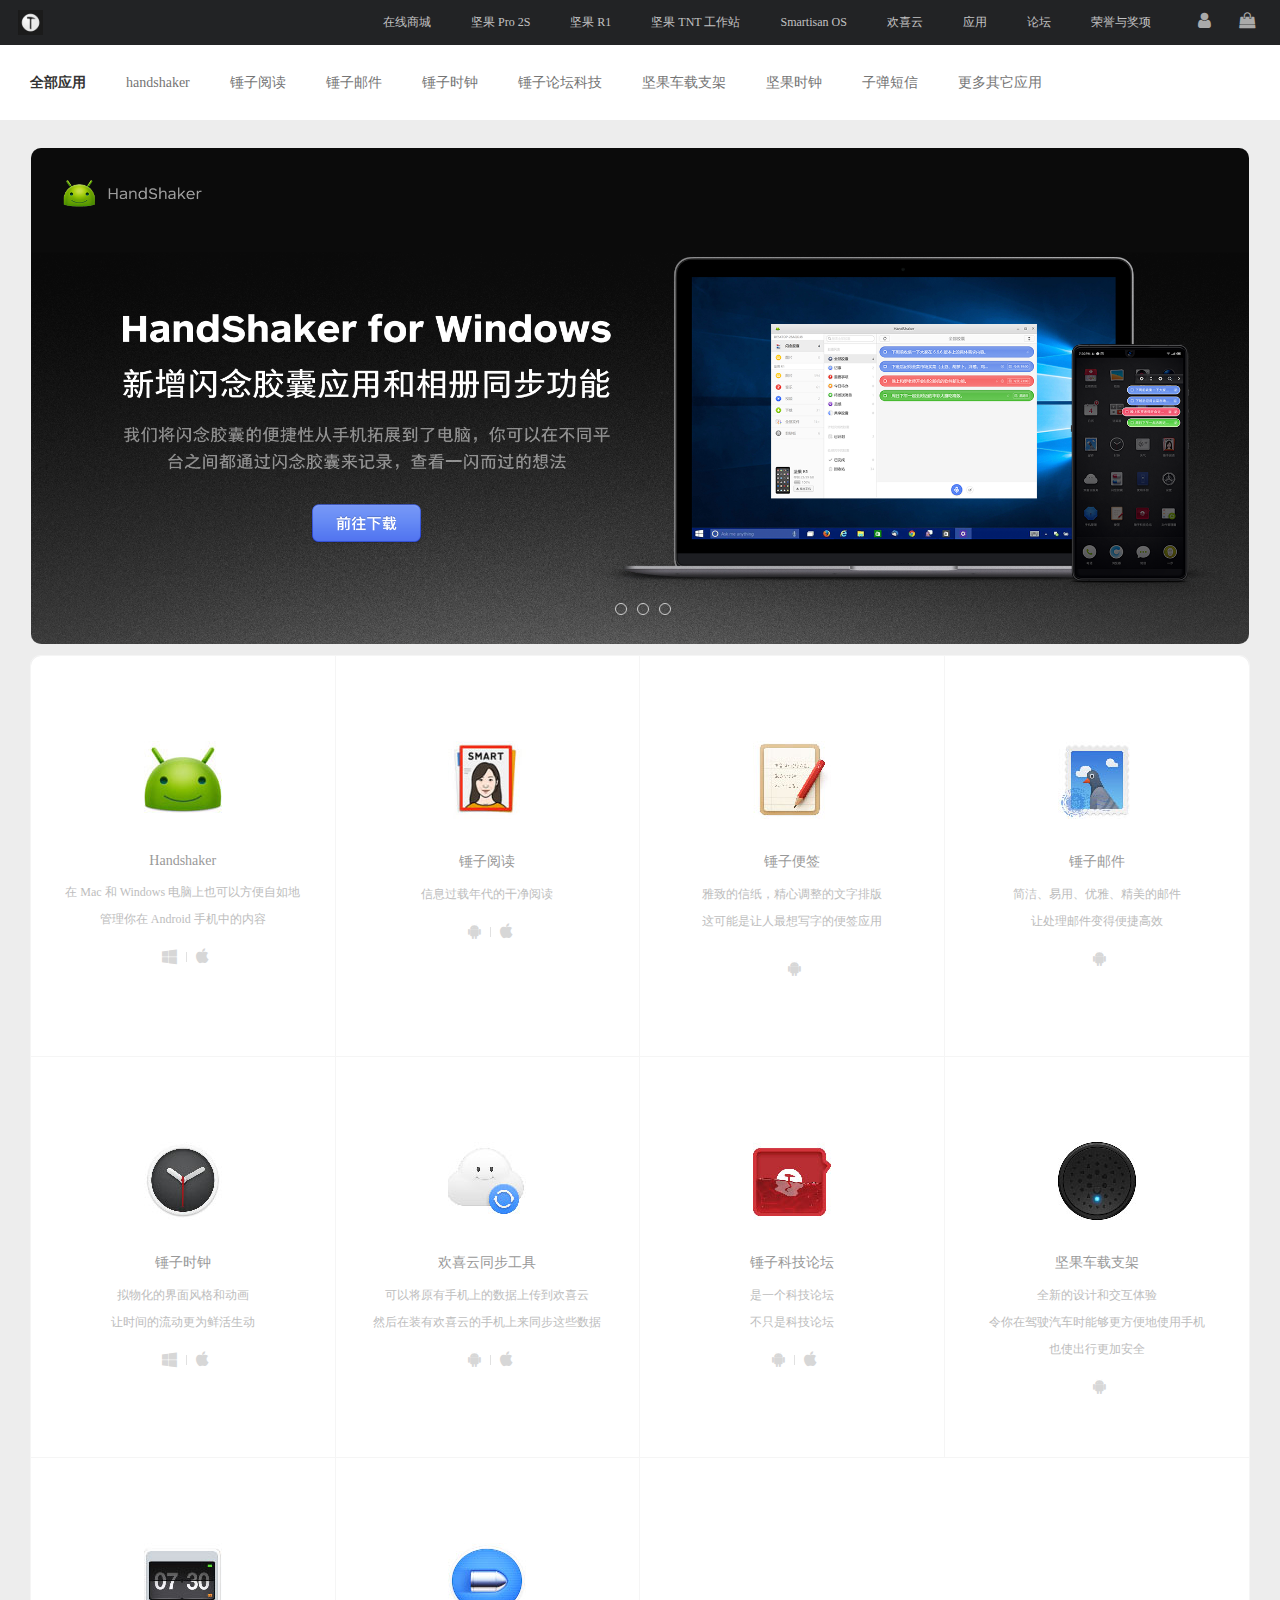
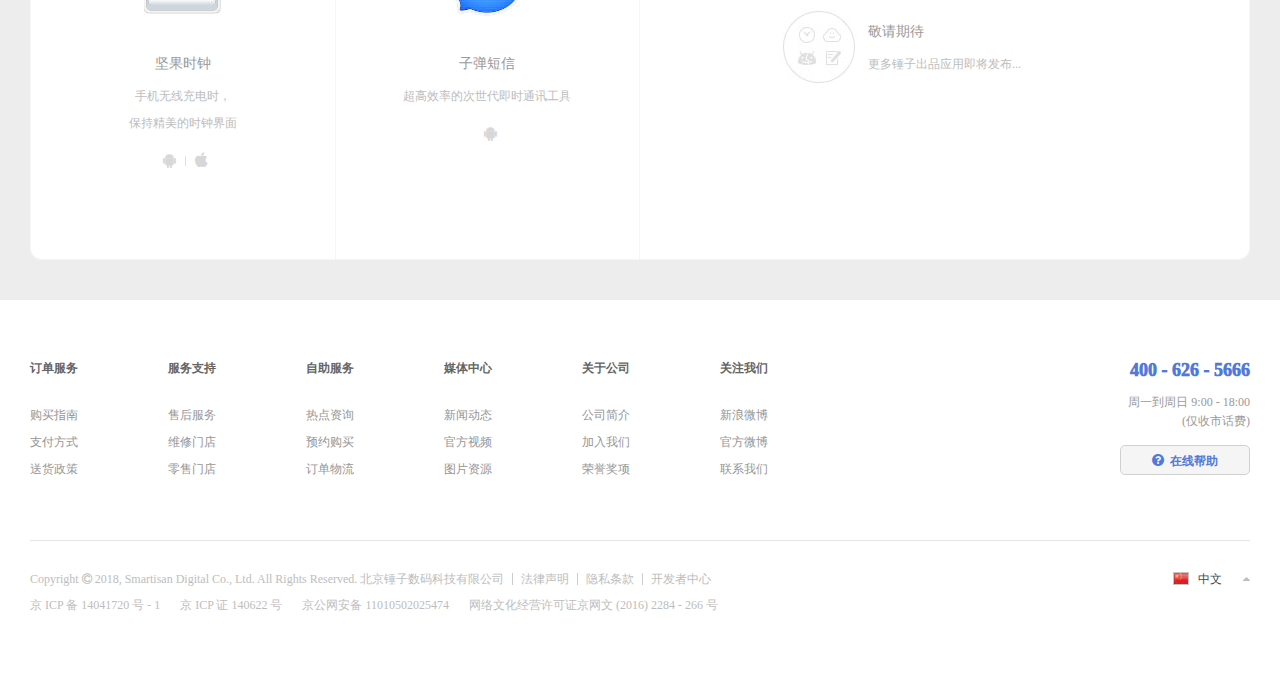
<file: yingyong.html>
<!DOCTYPE html>
<html lang="en">
<head>
	<meta http-equiv="X-UA-Compatible" content="IE=Edge">
	<meta charset="UTF-8">
	<meta name="keywords" content="坚果手机,坚果R1手机,坚果3手机,坚果Pro手机,坚果手机官网">
	<meta name="description" content="锤子科技是一家制造移动互联网终端设备的公司,公司致力于打造用户体验一流的数码消费类产品（智能手机为主）,主打坚果手机系列有坚果R1手机,坚果3手机等">
	<title>【锤子科技官网】坚果手机 - 坚果R1手机 - 坚果3手机</title>
	<link rel="shortcut icon" href="images/favicon.jpeg">
	<link rel="stylesheet" href="css/reset.css">
	<link rel="stylesheet" href="css/fonts/font-awesome.min.css">
	<link rel="stylesheet" href="css/yingyong-common.css">
	<link rel="stylesheet" href="css/yingyong.css">
</head>
<body>
	<!-- 顶部导航 -->
	<div class="top-nav">
		<div class="nav-img fl clearfix"></div>
		<div class="nav-list fl clearfix">
			<ul>
				<li><a href="#" class="link">在线商城</a></li>
				<li><a href="#" class="link">坚果 Pro 2S</a></li>
				<li><a href="#" class="link">坚果 R1</a></li>
				<li><a href="#" class="link">坚果 TNT 工作站</a></li>
				<li><a href="#" class="link">Smartisan OS</a></li>
				<li><a href="#" class="link">欢喜云</a></li>
				<li><a href="#" class="link">应用</a></li>
				<li><a href="#" class="link">论坛</a></li>
				<li><a href="#" class="link">荣誉与奖项</a></li>
			</ul>
		</div>
		<div class="nav-shop fr clearfix">
			<a href="#" class="link"><i class="fa fa-user"></i></a>
			<a href="#" class="link">
				<i class="fa fa-shopping-bag"></i>
			</a>	
			<div class="tankuang">
				<i class="fa fa-shopping-cart"></i>
				<h3>购物车为空</h3>
				<p>您还没有选购任何商品，现在前往商城选购吧！</p>
			</div>
		</div>
	</div>
	<!-- 列表导航 -->
	<div class="list-nav">
		<div class="container">
			<div class="list fl">
				<ul>
					<li><a href="#" class="link">全部应用</a></li>
					<li><a href="#" class="link">handshaker</a></li>
					<li><a href="#" class="link">锤子阅读</a></li>
					<li><a href="#" class="link">锤子邮件</a></li>
					<li><a href="#" class="link">锤子时钟</a></li>
					<li><a href="#" class="link">锤子论坛科技</a></li>	
					<li><a href="#" class="link">坚果车载支架</a></li>
					<li><a href="#" class="link">坚果时钟</a></li>
					<li><a href="#" class="link">子弹短信</a></li>
					<li><a href="#" class="link">更多其它应用</a></li>
				</ul>
			</div>
		</div>
	</div>
	<!-- 轮播 -->
	<div class="title-box">
		<div class="container">
			<div class="carousel clearfix">
				<ul class="carousel-img">
					<li>
						<a href="#" class="link">
							<img src="images/lunbo1.png">
						</a>
					</li>
					<li>
						<a href="#" class="link">
							<img src="images/lunbo2.png">
						</a>
					</li>
					<li>
						<a href="#" class="link">
							<img src="images/lunbo3.png">
						</a>
					</li>
				</ul>
				<ul class="carousel-btn">
					<li></li>
					<li></li>
					<li></li>
				</ul>
			</div>
		</div>
	</div>
	<!-- 中心内容 -->
	<div class="bottom-content">
		<div class="container">
			<div class="bottom-yy"> 
				<ul>
					<li>
						<a href="#" class="link">
							<img src="images/content1.jpg">
							<h4>Handshaker</h4>
							<p>在 Mac 和 Windows 电脑上也可以方便自如地</p>
							<p>管理你在 Android 手机中的内容</p>
							<i class="fa fa-windows"></i>
							<span></span>
							<i class="fa fa-apple"></i>
						</a>
					</li>
					<li>
						<a href="#" class="link">
							<p class="content"><i class="fa fa-windows"></i>下载 Windows 版安装文件</p>
							<p class="content bottom"><i class="fa fa-apple"></i>下载 Mac 版安装文件</p>
							<p class="liaojie">进一步了解 HandShaker<i class="fa fa-angle-right"></i></p>
						</a>
					</li>
				</ul>
				<ul>
					<li>
						<a href="#" class="link">
							<img src="images/content2.jpg">
							<h4>锤子阅读</h4>
							<p>信息过载年代的干净阅读</p>
							<i class="fa fa-android"></i>
							<span></span>
							<i class="fa fa-apple"></i>
						</a>
					</li>
					<li>
						<img src="images/erweima.jpg">
						<p class="text">扫二维码下载锤子阅读</p>
						<a href="#" class="link">
							<p class="lianjie">进一步了解锤子阅读<i class="fa fa-angle-right"></i></p>
						</a>
					</li>
				</ul>
				<ul>
					<li>
						<a href="#" class="link">
							<img src="images/content3.jpg">
							<h4>锤子便签</h4>
							<p>雅致的信纸，精心调整的文字排版</p>
							<p>这可能是让人最想写字的便签应用</p>
							<i class="fa fa-android"></i>
						</a>
					</li>
					<li>
						<img src="images/erweima.jpg">
						<p class="text">扫维码下载锤子便签</p>
						<a href="#" class="link">
							<p class="lianjie">进一步了解锤子便签<i class="fa fa-angle-right"></i></p>
						</a>
					</li>
				</ul>
				<ul>
					<li>
						<a href="#" class="link">
							<img src="images/content4.jpg">
							<h4>锤子邮件</h4>
							<p>简洁、易用、优雅、精美的邮件</p>
							<p>让处理邮件变得便捷高效</p>
							<i class="fa fa-android"></i>
						</a>
					</li>
					<li>
						<img src="images/erweima.jpg">
						<p class="text">扫维码下载锤子邮件</p>
						<a href="#" class="link">
							<p class="lianjie">进一步了解锤子邮件<i class="fa fa-angle-right"></i></p>
						</a>
					</li>
				</ul>
				<ul>
					<li>
						<a href="#" class="link">
							<img src="images/content5.jpg">
							<h4>锤子时钟</h4>
							<p>拟物化的界面风格和动画</p>
							<p>让时间的流动更为鲜活生动</p>
							<i class="fa fa-windows"></i>
							<span></span>
							<i class="fa fa-apple"></i>
						</a>
					</li>
					<li>
						<img src="images/erweima.jpg">
						<p class="text">扫二维码下载锤子时钟</p>
						<a href="#" class="link">
							<p class="lianjie">进一步了解锤子时钟<i class="fa fa-angle-right"></i></p>
						</a>
					</li>
				</ul>
				<ul>
					<li>
						<a href="#" class="link">
							<img src="images/content6.jpg">
							<h4>欢喜云同步工具</h4>
							<p>可以将原有手机上的数据上传到欢喜云</p>
							<p>然后在装有欢喜云的手机上来同步这些数据</p>
							<i class="fa fa-android"></i>
							<span></span>
							<i class="fa fa-apple"></i>
						</a>
					</li>
					<li>
						<img src="images/erweima.jpg">
						<p class="text">扫二维码下载欢喜云同步工具</p>
						<a href="#" class="link">
							<p class="lianjie">进一步了解欢喜云同步工具<i class="fa fa-angle-right"></i></p>
						</a>
					</li>
				</ul>
				<ul>
					<li>
						<a href="#" class="link">
							<img src="images/content7.jpg">
							<h4>锤子科技论坛</h4>
							<p>是一个科技论坛</p>
							<p>不只是科技论坛</p>
							<i class="fa fa-android"></i>
							<span></span>
							<i class="fa fa-apple"></i>
						</a>
					</li>
					<li>
						<img src="images/erweima.jpg">
						<p class="text">扫二维码下载锤子科技论坛</p>
						<a href="#" class="link">
							<p class="lianjie">进一步了解锤子科技论坛<i class="fa fa-angle-right"></i></p>
						</a>
					</li>
				</ul>
				<ul>
					<li>
						<a href="#" class="link">
							<img src="images/content8.jpg">
							<h4>坚果车载支架</h4>
							<p>全新的设计和交互体验</p>
							<p>令你在驾驶汽车时能够更方便地使用手机</p>
							<p>也使出行更加安全</p>
							<i class="fa fa-android"></i>
						</a>
					</li>
					<li>
						<img src="images/erweima.jpg">
						<p class="text">扫二维码下载坚果车载支架</p>
						<a href="#" class="link">
							<p class="lianjie">进一步了解坚果车载支架<i class="fa fa-angle-right"></i></p>
						</a>
					</li>
				</ul>
				<ul>
					<li>
						<a href="#" class="link">
							<img src="images/content9.jpg">
							<h4>坚果时钟</h4>
							<p>手机无线充电时，</p>
							<p>保持精美的时钟界面</p>
							<i class="fa fa-android"></i>
							<span></span>
							<i class="fa fa-apple"></i>
						</a>
					</li>
					<li>
						<img src="images/erweima.jpg">
						<p class="text">扫二维码下载坚果时钟</p>
						<a href="#" class="link">
							<p class="lianjie">进一步了解坚果时钟<i class="fa fa-angle-right"></i></p>
						</a>
					</li>
				</ul>
				<ul>
					<li>
						<a href="#" class="link">
							<img src="images/content10.jpg">
							<h4>子弹短信</h4>
							<p>超高效率的次世代即时通讯工具</p>
							<i class="fa fa-android"></i>
						</a>
					</li>
					<li>
						<img src="images/erweima.jpg">
						<p class="text">扫二维码下载子弹短信</p>
						<a href="#" class="link">
							<p class="lianjie">进一步了解子弹短信<i class="fa fa-angle-right"></i></p>
						</a>
					</li>
				</ul>
				<ul>
					<li>
						<a href="#" class="link">
							<div></div>
							<h4>敬请期待</h4>
							<p>更多锤子出品应用即将发布...</p>
						</a>
					</li>
				</ul>
			</div>
		</div>
	</div>
	<!-- 底部定义列表 -->
	<div class="foot">
		<div class="container">
			<div class="foot-list">
				<div class="left-list fl">
					<dl>
						<dt>订单服务</dt>
						<dd><a href="#" class="link">购买指南</a></dd>
						<dd><a href="#" class="link">支付方式</a></dd>
						<dd><a href="#" class="link">送货政策</a></dd>
					</dl>
					<dl>
						<dt>服务支持</dt>
						<dd><a href="#" class="link">售后服务</a></dd>
						<dd><a href="#" class="link">维修门店</a></dd>
						<dd><a href="#" class="link">零售门店</a></dd>
					</dl>
					<dl>
						<dt>自助服务</dt>
						<dd><a href="#" class="link">热点资询</a></dd>
						<dd><a href="#" class="link">预约购买</a></dd>
						<dd><a href="#" class="link">订单物流</a></dd>
					</dl>
					<dl>
						<dt>媒体中心</dt>
						<dd><a href="#" class="link">新闻动态</a></dd>
						<dd><a href="#" class="link">官方视频</a></dd>
						<dd><a href="#" class="link">图片资源</a></dd>
					</dl>
					<dl>
						<dt>关于公司</dt>
						<dd><a href="#" class="link">公司简介</a></dd>
						<dd><a href="#" class="link">加入我们</a></dd>
						<dd><a href="#" class="link">荣誉奖项</a></dd>
					</dl>
					<dl>
						<dt>关注我们</dt>
						<dd><a href="#" class="link">新浪微博</a></dd>
						<dd><a href="#" class="link">官方微博</a></dd>
						<dd><a href="#" class="link">联系我们</a></dd>
					</dl>	
				</div>
				<div class="right-list fr">
					<p class="num">400 - 626 - 5666</p>
					<p class="time">周一到周日 9:00 - 18:00</p>
					<p class="txt">(仅收市话费)</p>
					<p class="help"><i class="fa fa-question-circle"></i>在线帮助</p>
				</div>
			</div>
			<div class="foot-nav clearfix">
				<div class="left-nav fl">
					<ul class="top clearfix">
						<li>Copyright <i class="fa fa-copyright"></i> 2018, Smartisan Digital Co., Ltd. All Rights Reserved. 北京锤子数码科技有限公司<span></span></li>
						<li><a href="#" class="link">法律声明</a><span></span></li>
						<li><a href="#" class="link">隐私条款</a><span></span></li>
						<li><a href="#" class="link">开发者中心</a></li>
					</ul>
					<ul class="bottom">
						<li><a href="#" class="link">京 ICP 备 14041720 号 - 1</a></li>
						<li><a href="#" class="link">京 ICP 证 140622 号</a></li>
						<li><a href="#" class="link">京公网安备 11010502025474</a></li>
						<li><a href="#" class="link">网络文化经营许可证京网文 (2016) 2284 - 266 号</a></li>
					</ul>
				</div>
				<div class="right-nav fr">
					<a href="#" class="link">
						<div></div>
						<span>中文</span>
						<i class="fa fa-caret-up"></i>
					</a>
				</div>
			</div>
		</div>
	</div>
</body>
</html>
</file>
<file: css/common-index.css>
/*张燕的css公共样式*/

/*公共样式开始*/
	body{
		font-size: 12px;
	}
	.container{
		width: 1220px;
		margin-left: auto;
		margin-right: auto;
	}
	.fl{
		float: left;
	}
	.fr{
		float: right;
	}
	.link{
		color: #b0b0b0;
		text-decoration: none;
	}
/*公共样式结束*/
/*清除浮动开始*/
.clearfix:after{
	display: block;
	content: '';
	clear: both;
	height: 0;
	visibility: hidden;
}
.clearfix{
	*zoom: 1;
}
/*清除浮动结束*/
/*导航样式开始*/
/*导航样式结束*/
</file>
<file: css/index.css>
/*张燕CSS样式 */

/*首页共同样式开始*/

/*标签的公共样式开始*/
.off{
	position: absolute;
	top: 10px;
	right: 10px;
	width: 30px;
	height: 20px;
	line-height: 20px;
	text-align: center;
	border: 1px solid #f3938b;
	color: #d03b34;
    background: #ffe7e5;
    border-radius: 20px;
    padding: 0px 10px;
}

.new{
	position: absolute;
	top: 10px;
	right: 10px;
	width: 45px;
	height: 20px;
	line-height: 20px;
	text-align: center;
	color: #a06e37;
    background: #fffbdf;
    border: 1px solid #d5b480;
    padding: 0px 10px;
    border-radius: 20px;
}

/*标签的公共样式结束*/

/*轮播下列表共同样式开始*/
.title-list-gt{
	width: 100%;
	height: 203px;
	border: 1px solid #dbdbdb;
	border-radius: 10px;
	margin-top: 27px;
}
.title-list-gt li{
	float: left;
	width: 25%;
	height: 203px;
	border-right: 1px solid #eee;
	box-sizing: border-box;
}
.title-list-gt li .link:hover img{
	box-shadow: 1px 1px 3px 3px rgba(0,0,0,0.1);
    transition: all .2s;
}
.title-list-gt li .link img{
	width: 100%;
	height: 100%;
}
.title-list-gt li:nth-child(4){
	border-right: none;
}
.title-list-gt li:nth-child(1) .link img{
	border-top-left-radius: 10px;
	border-bottom-left-radius: 10px;
}
.title-list-gt li:nth-child(4) .link img{
	border-top-right-radius: 10px;
	border-bottom-right-radius: 10px;
}

/*轮播下列表共同样式结束*/

/*热销产品共同样式开始*/
.rexiao-top-gt{
	height: 60px;
	border-top-left-radius: 10px;
	border-top-right-radius: 10px;
	border-bottom: 1px solid #e1e1e1;
	background: #fafafa;
	line-height: 60px;
}
.rexiao-top-gt h3{
	color: #666;
	font-size: 18px;
	font-weight: 700;
	padding-left: 25px;
}
.rexiao-list-gt{
	width: 100%;
	overflow: hidden;
	border-bottom-left-radius: 10px;
	border-bottom-right-radius: 10px;
}
.rexiao-list-gt .list-box{
	width: 2440px;
	height: 429px;
	transition: all 0.5s;
}
.rexiao-list-gt .list-box>li{
	position: relative;
	float: left;
	width: 305px;
	height: 429px;
	background: #fff;
	text-align: center;
	border-right: 1px solid #efefef;
	box-sizing: border-box;
	transition: box-shadow 0.2s linear;
}
.rexiao-list-gt .list-box>li:hover{
	box-shadow: 0px 5px 20px rgba(0,0,0,0.2);
}
.rexiao-list-gt .list-box li:nth-child(4),
.rexiao-list-gt .list-box li:last-child{
	border-right: none;
}
.rexiao-list-gt .list-box li a>img{
	width: 216px;
	height: 216px;
	margin: 40px auto;
}
.rexiao-list-gt .list-box>li a h4{
	font-size: 14px;
	color: #333;
	font-weight: 700;
	margin-bottom: 10px;
}
.rexiao-list-gt .list-box>li a p:nth-child(3){
	color: #999;
}
.rexiao-list-gt .list-box>li:nth-child(2) a p:nth-child(4),
.rexiao-list-gt .list-box>li:nth-child(3) a p:nth-child(4),
.rexiao-list-gt .list-box>li:nth-child(6) a p:nth-child(4),
.rexiao-list-gt .list-box>li:nth-child(7) a p:nth-child(4){
	display: none;
	color: #e04e4e;
}

.rexiao-list-gt .list-box>li .link:hover p:nth-child(3),
.rexiao-list-gt .list-box>li .link:hover .num{
	display: none;
}
.rexiao-list-gt .list-box>li .link:hover p:nth-child(4),
.rexiao-list-gt .list-box>li .link:hover .xiangqing{
	display: block;
}

.rexiao-list-gt .list-box>li:nth-child(1) a p:nth-child(4),
.rexiao-list-gt .list-box>li:nth-child(5) a p:nth-child(4){
	color: #999;
}
.rexiao-list-gt .list-box>li:nth-child(1) a p:nth-child(5),
.rexiao-list-gt .list-box>li:nth-child(5) a p:nth-child(5){
	display: none;
	color: #e04e4e;
}
.rexiao-list-gt .list-box>li:nth-child(4) a p:nth-child(4),
.rexiao-list-gt .list-box>li:nth-child(8) a p:nth-child(4){
	color: #999;
}
.rexiao-list-gt .list-box>li:nth-child(4) a p:nth-child(5),
.rexiao-list-gt .list-box>li:nth-child(8) a p:nth-child(5){
	display: none;
	color: #e04e4e;
}

.rexiao-list-gt .list-box>li:nth-child(1) a:hover p:nth-child(4),
.rexiao-list-gt .list-box>li:nth-child(5) a:hover p:nth-child(4){
	display: none;
}
.rexiao-list-gt .list-box>li:nth-child(4) a:hover p:nth-child(4),
.rexiao-list-gt .list-box>li:nth-child(8) a:hover p:nth-child(4){
	display: none;
}
.rexiao-list-gt .list-box>li:nth-child(1) a:hover p:nth-child(5),
.rexiao-list-gt .list-box>li:nth-child(5) a:hover p:nth-child(5){
	display: block;
}
.rexiao-list-gt .list-box>li:nth-child(4) a:hover p:nth-child(5),
.rexiao-list-gt .list-box>li:nth-child(8) a:hover p:nth-child(5){
	display: block;
}
.rexiao-list-gt .list-box>li>a ul{
	height: 30px;
	line-height: 30px;
	padding-left: 117px;
}
.rexiao-list-gt .list-box>li>a ul li{
	float: left;
	width: 10px;
	height: 10px;
	background-image: url(../images/btn1.png);
	background-repeat: no-repeat;
	background-position: center;
	border-radius: 50%;
	margin: 10px 0px 0px 10px;
}
.rexiao-list-gt .list-box>li>a ul li:nth-child(2){
	background-image: url(../images/btn2.png);
}
.rexiao-list-gt .list-box>li>a ul li:nth-child(3){
	background-image: url(../images/btn3.png);
}
.rexiao-list-gt .list-box>li>a ul li:nth-child(4){
	background-image: url(../images/btn4.png);
}
.rexiao-list-gt .list-box>li>a ul>li:first-child{
	margin-left: 0px;
}
.rexiao-list-gt .list-box>li .link .num{
	display: block;
	color: #d44d44;
	font-size: 16px;
	font-weight: 800;
}
.rexiao-list-gt .list-box>li .link .xiangqing{
	display: none;
	width: 100px;
	height: 30px;
	margin: 0px auto;
	line-height: 30px;
	text-align: center;
	color: #666;
	font-weight: 600;
	border: 1px solid #e2e2e2;
	background: #fafafa;
	border-radius: 5px;
}
/*热销产品共同样式结束*/

/*新品首发共同样式开始*/
.gt-list{
	width: 100%;
	height: 858px;
	border: 1px solid #efefef;
	border-top: none;
	border-bottom-left-radius: 10px;
	border-bottom-right-radius: 10px;
}
.gt-list>ul>li{
	float: left;
	width: 305px;
	height: 429px;
	background: #fff;
	border-right: 1px solid #efefef;
	border-top: 1px solid #efefef;
	box-sizing: border-box;
	text-align: center;
	transition: all 0.2s;
}
.gt-list>ul>li:nth-child(1),
.gt-list>ul>li:nth-child(2),
.gt-list>ul>li:nth-child(3){
	border-top: none;
}
.gt-list>ul>li:hover{
	box-shadow: 0px 5px 20px rgba(0,0,0,0.1);
}
.gt-list>ul>li .link{
	display: block;
	width: 305px;
	height: 429px;
}
.gt-list>ul>li .link img{
	width: 216px;
	height: 216px;
	margin-top: 40px;
}
.gt-list>ul>li:nth-child(1){
	width: 610px;
	height: 429px;
}
.gt-list>ul>li:nth-child(1) .link{
	width: 610px;
	height: 429px;
}
.gt-list>ul>li:nth-child(1) .link img{
	width: 100%;
	height: 100%;
	margin-top: 0px;
}
.gt-list>ul>li:nth-child(4){
	border-bottom-left-radius: 10px;
}
.gt-list>ul>li:nth-child(7){
	border-bottom-right-radius: 10px;
}
.gt-list>ul>li .link h4{
	font-size: 14px;
	font-weight: 700;
	color: #333;
	padding: 10px 0PX;
}
.gt-list>ul>li .link p{
	color: #999;
	padding-bottom: 10px;
}
.gt-list>ul>li .link ul{
	width: 100px;
	height: 20px;
	margin-left: 125px;
	padding-top: 6px;
}
.gt-list>ul>li .link ul>li{
	float: left;
	width: 10px;
	height: 10px;
	border-radius: 50%;
	margin-left: 10px; 
	background-image: url(../images/btn3.png);
	background-repeat: no-repeat;
	background-position: center;
}
.gt-list>ul>li .link span{
	display: block;
	height: 30px;
	font-size: 18px;
	color: #d44d44;
	font-weight: 700;
	margin-top: 10px;
}
.gt-list>ul>li .link .btn-dan{
	display: none;
	width: 100px;
	height: 30px;
	line-height: 30px;
	text-align: center;
	border: 1px solid #e1e1e1;
	font-weight: 700;
	background: #f9f9f9;
	color: #646464;
	border-radius: 4px;
	margin: 10px auto;
}
.gt-list>ul>li .link:hover span{
	display: none;
}
.gt-list>ul>li .link:hover .btn-dan{
	display: block;
}
.gt-list>ul>li .link:hover .btn-shuang{
	display: inline-block;
}
.gt-list>ul>li .link .btn-shuang{
	display: none;
	width: 100px;
	height: 30px;
	line-height: 30px;
	text-align: center;
	border: 1px solid #e1e1e1;
	font-weight: 700;
	background: #f9f9f9;
	color: #646464;
	border-radius: 4px;
	margin-left: 10px;
	margin-top: 10px;
}
.gt-list>ul>li .link .bg-gou{
	border: 1px solid #5c81e3;
	background: #6f97e5;
	color: #fff;
	font-weight: 400;
}
.gt-list>ul>li .link .bg-wan{
	background: #b2b2b2;
	color: #fff;
}
.gt-list>ul>li .link .bg-gou:hover{
	background: #5a77c7;
}
.gt-list>ul>li .link .xiaoshou{
	cursor: pointer;
}
/*新品首发共同样式结束*/


/*首页共同样式结束*/

/*顶部导航样式*/
.top-nav{
	width: 100%;
	height: 45px;
	background: #222325;
}
.top-nav .nav-img{
	width: 25px;
	height: 25px;
	background-image: url(../images/nav.jpg);
	background-repeat: no-repeat;
	background-size: cover;
	margin-left: 18px;
	margin-top: 10px;
}
.top-nav .nav-list li{
	float: left;
	margin-left: 40px;
	line-height: 45px;
}
.top-nav .nav-list li:first-child{
	margin-left: 370px;
}
.top-nav .nav-list li:first-child .link{
	font-weight: bold;
	color: #e5e5e5;
}
.top-nav .nav-list li .link{
	color: #c2c2c3;
}
.top-nav .nav-list li .link:hover{
	color: #fff;
}
.top-nav .nav-shop{
	height: 45px;
	line-height: 45px;
	position: relative;
}
.top-nav .nav-shop .link:first-child i{
	font-size: 18px;
	vertical-align: -1px;
}
.top-nav .nav-shop .link i{
	color: #aaa;
	font-size: 16px;
	margin-right: 25px;
}
.top-nav .nav-shop .link:hover i{
	color: #666;
}
.top-nav .nav-shop .tankuang{
	/*visibility: hidden;*/
	/*opacity: 0;*/
	display: none;
	position: absolute;
	top: 47px;
	right: 20px;
	width: 360px;
	height: 300px;
	border-radius: 10px;
	text-align: center;
	background: #fff;
	z-index: 9999;
	transition: all 0.3s linear;
}
.top-nav .nav-shop .tankuang i{
	font-size: 70px;
	padding-top: 80px;
	color: #aaa; 
}
.top-nav .nav-shop .tankuang h3{
	font-size: 18px;
	color: #333;
	font-weight: 400;
}
.top-nav .nav-shop .tankuang p{
	color: #bcbcbc;
	line-height: 20px;
}
/*.top-nav .nav-shop .link:nth-child(2):hover + .tankuang{
	visibility: visible;
	opacity: 1;
}*/
/*列表导航样式*/
.list-nav{
	height: 90px;
	background: #fff;
	line-height: 90px;
}
.list-nav .list li{
	float: left;
	margin-left: 30px;
}
.list-nav .list li:first-child{
	margin-left: 0px;
}
.list-nav .list li:first-child .link{
	color: #343434;
	font-weight: bold;
}
.list-nav .list li .link{
	font-size: 14px;
	color: #4d4d4d;
}
.list-nav .list li:hover .link{
	color: #5079d9;
}
.list-nav .sousuo{
	width: 330px;
	height: 35px;
	line-height: 35px;
	position: relative;
	margin-top: 27px;
}
.list-nav .sousuo .txt{
	width: 330px;
	height: 35px;
	outline: none;
	border: 1px solid #ebebeb;
	border-radius: 20px;
	box-sizing: border-box;
	padding-left: 40px;
}

/*搜索弹出框css样式开始*/
/*.list-nav .sousuo .txt:focus ~ .right-sousuo{
	display: none;
}
.list-nav .sousuo .txt:focus ~ .sousuo-list{
	display: block;
}*/
/*搜索弹出框css样式结束*/

.list-nav .sousuo .left-sousuo .link i{
	position: absolute;
	top: 8px;
	left: 10px;
	font-size: 20px;
	color: #aaa;
}
.list-nav .sousuo .right-sousuo{
	position: absolute;
	top: 1px;
	right: 13px;
}
.list-nav .sousuo .right-sousuo a{
	padding: 0px 10px;
	border-radius: 20px;
	font-weight: bold;
}
.list-nav .sousuo .right-sousuo a:nth-child(1){
	background: #e5efff;
	color: #3965cc;
	border: 1px solid #93b2f7;
	margin-right: 5px;
}
.list-nav .sousuo .right-sousuo a:nth-child(2){
	background: #f7fae1;
	color: #8aad37;
	border: 1px solid #b6cc7b;
}
/*搜索弹出框样式*/
.list-nav .sousuo .sousuo-list{
	display: none;
	position: absolute;
	top: 65px;
	width: 330px;
	border: 1px solid #cfcfcf;
	border-radius: 10px;
	background: #fff;
	z-index: 999;
}
.list-nav .sousuo .sousuo-list span{
	display: block;
	width: 16px;
	height: 16px;
	background: #fff;
	border: 1px solid #cfcfcf;
	margin-left: 35px;
	margin-top: -10px;
	transform: rotate(45deg);
	border-right: none;
	border-bottom: none;
}
.list-nav .sousuo .sousuo-list li{
	line-height: 35px;
	padding-left: 20px;
}
.list-nav .sousuo .sousuo-list li .link{
	font-size: 14px;
	color: #666;
}
.list-nav .sousuo .sousuo-list li:hover .link{
	color: #5079d9;
}
/*轮播 热销样式*/
.title-box{
	background-color: #ededed;
	padding: 27px 0px;
}
.title-box .carousel{
	width: 100%;
	height: 498px;
	position: relative;
}
.title-box .carousel .carousel-img li{
	width: 100%;
	height: 498px;
	border-radius: 10px;
	border: 1px solid #ededed;
	position: absolute;
	top: 0px;
	left: 0px;
	box-sizing: border-box;
}
.title-box .carousel .carousel-img li .link img{
	width: 100%;
	height: 100%;
	border-radius: 10px;
}
.title-box .carousel .carousel-btn{
	position: absolute;
	bottom: 30px;
	left: 50%;
	margin-left: -25px;
}
.title-box .carousel .carousel-btn li{
	float: left;
	width: 10px;
	height: 10px;
	border-radius: 50%;
	border: 1px solid #cfcfcf;
	/*background-color: transparent;*/
	margin-right: 10px;
}
/*热销产品样式*/
.rexiao{
	width: 100%;
	height: 490px;
	background: #fff;
	margin-top: 26px;
	border: 1px solid #dbdbdb;
	border-radius: 10px;
}
.rexiao .rexiao-top-gt .link span{
	display: inline-block;
	width: 20px;
	height: 20px;
	line-height: 20px;
	text-align: center;
	font-size: 14px;
	font-weight: 800;
	border: 1px solid #f3f3f3;
	color: #d5d5d5;
	border-radius: 50%;
}
.rexiao .rexiao-top-gt .link span:nth-child(2){
	margin: 20px;
}
.rexiao .rexiao-top-gt .link .active{
	border: 1px solid #e1e1e1;
	color: #888;
}
/*中心内容样式*/
	/*新品首发样式*/
.content{
	background: #ededed;
}
.content .bottom{
	padding-bottom: 30px;
}
	/*品质精选*/
.jingxuan-box .rexiao-top-gt .link span:nth-child(1),
.jingxuan-box .rexiao-top-gt .link span:nth-child(3){
	font-size: 14px;
	color: #666;
	padding-right: 30px;
}
.jingxuan-box .rexiao-top-gt .link span:nth-child(1){
	padding-right: 15px;
}
.jingxuan-box .rexiao-top-gt .link span:nth-child(1):hover{
	font-weight: 700;
}
.jingxuan-box .rexiao-top-gt .link span:nth-child(2){
	display: inline-block;
	width: 3px;
	height: 3px;
	line-height: 30px;
	background: #bebebe;
	margin-right: 15px;
	margin-bottom: 3px;
}
.active{
	font-weight: 700;
}
/*底部内容样式*/
.bottom-content{
	background: #ededed;
}
.bottom-content .bottom-list .title-list-gt{
	margin-top: 0px; 
}
.bottom-content .bottom-title{
	padding: 30px 0px;
}
.rexiao-top-gt .btn{
	width: 100px;
	height: 35px;
	line-height: 35px;
	text-align: center;
	border: 1px solid #e1e1e1;
	background: #fafafa;
	margin: 11px 15px 11px 0px;
	border-radius: 4px;
}
.rexiao-top-gt .btn .link,
.rexiao-top-gt .btn .link i{
	color: #666;
	font-weight: 800;
	font-size: 14px;
}
.rexiao-top-gt .btn .link i{
	padding-left: 5px;
}
.bottom-content .bottom-title .bottom-yy{
	height: 315px;
}
.bottom-content .bottom-title .bottom-yy ul{
	float: left;
	width: 25%;
	height: 315px;
	text-align: center;
	border: 1px solid #ededed;
	box-sizing: border-box;
	background: #fff;
	border-top: none;
	/*transition: all 0.2s linear;*/
}
.bottom-content .bottom-title .bottom-yy ul:hover{
	box-shadow: 0px 5px 20px rgba(0,0,0,0.1);
}
.bottom-content .bottom-title .bottom-yy ul:nth-child(1){
	border-bottom-left-radius: 10px;
}
.bottom-content .bottom-title .bottom-yy ul:nth-child(4){
	border-bottom-right-radius: 10px;
}
.bottom-content .bottom-title .bottom-yy ul li .link{
	display: inline-block;
	/*width: 100%;*/
	/*height: 315px;*/
	text-align: center;
}
.bottom-content .bottom-title .bottom-yy ul li .link img{
	margin: 50px 0px 30px 0px;
	width: 96px;
	height: 96px;
}
/*.bottom-content .bottom-title .bottom-yy ul:hover li:nth-child(1){
	display: none;
}
.bottom-content .bottom-title .bottom-yy ul:hover li:nth-child(1) + li{
	display: block;
}*/
.bottom-content .bottom-title .bottom-yy ul li .link h4{
	font-size: 15px;
	font-weight: 700;
	color: #333;
	margin-bottom: 10px;
}
.bottom-content .bottom-title .bottom-yy ul li .link p{
	color: #999;
	margin-top: 6px;
}
.bottom-content .bottom-title .bottom-yy ul li .link i{
	font-size: 16px;
	color: #d7d7d7;
	margin-top: 20px;
	margin-left: 6px;
}
.bottom-content .bottom-title .bottom-yy ul:nth-child(3) li .link i{
	margin-top: 40px;
}
.bottom-content .bottom-title .bottom-yy ul li .link span{
	display: inline-block;
	width: 1px;
	height: 10px;
	background: #e1e1e1;
	margin-left: 6px; 
}

/*hover部分 样式*/
.bottom-content .bottom-title .bottom-yy ul li:nth-child(2){
	display: none;
}
.bottom-content .bottom-title .bottom-yy ul li:nth-child(2) .link .content{
	width: 210px;
	height: 50px;
	color: #fff;
	border: 1px solid transparent;
	border-radius: 6px;
	background: #6f97e5;
	margin: 0px auto;
	margin-top: 80px;
}
.bottom-content .bottom-title .bottom-yy ul li:nth-child(2) .link .content i{
	font-size: 22px;
	color: #fff;
	margin-right: 8px;
	margin-top: 15px;
	vertical-align: -2px;
}
.bottom-content .bottom-title .bottom-yy ul li:nth-child(2) .link .bottom{
	margin-top: 20px;
}
.bottom-content .bottom-title .bottom-yy ul li:nth-child(2) .link .liaojie{
	margin-top: 25px;
	color: #5079d9;
}
.bottom-content .bottom-title .bottom-yy ul li:nth-child(2) .link .liaojie i{
	color: #5079d9;
	vertical-align: -2px;
}
.bottom-content .bottom-title .bottom-yy ul li:nth-child(2) img{
	width: 120px;
	height: 120px;
	margin: 60px 0px 20px 0px;
}
.bottom-content .bottom-title .bottom-yy ul li:nth-child(2) .text{
	font-size: 14px;
	color: #666;
}
.bottom-content .bottom-title .bottom-yy ul li:nth-child(2) .link .lianjie{
	color: #5079d9;
}
.bottom-content .bottom-title .bottom-yy ul li:nth-child(2) .link .lianjie i{
	color: #5079d9;
	vertical-align: -2px;
	margin-top: 15px;
}
/*论坛精选样式*/
.bottom-content .bottom-luntan .luntan ul{
	height: 307px;
	padding-bottom: 60px;
}
.bottom-content .bottom-luntan .luntan ul li{
	float: left;
	width: 305px;
	height: 307px;
	background: #fff;
	box-sizing: border-box;
	border-right: 1px solid #e5e5e5;
	border-bottom: 1px solid #e5e5e5;
	transition: all 0.2s linear;
}
.bottom-content .bottom-luntan .luntan ul li:hover{
	box-shadow: 0px 5px 20px rgba(0,0,0,0.2);
}
.bottom-content .bottom-luntan .luntan ul li:nth-child(1){
	border-left: 1px solid #e5e5e5;
	border-bottom-left-radius: 10px;
}
.bottom-content .bottom-luntan .luntan ul li:nth-child(4){
	border-bottom-right-radius: 10px;
}
.bottom-content .bottom-luntan .luntan ul li .link{
	display: block;
	width: 305px;
	height: 307px;
	line-height: 30px;
	text-align: left;
	padding: 24px;
	box-sizing: border-box;
}
.bottom-content .bottom-luntan .luntan ul li .link img{
	width: 260px;
	height: 156px;
}
.bottom-content .bottom-luntan .luntan ul li .link h4{
	font-size: 15px;
	color: #333;
	font-weight: 700;
}
.bottom-content .bottom-luntan .luntan ul li .link p:nth-child(3){
	color: #999;
	font-weight: 400;
}
.bottom-content .bottom-luntan .luntan ul li .link p:nth-child(4),
.bottom-content .bottom-luntan .luntan ul li .link p:nth-child(4) i{
	color: #5079d9;
	font-weight: 500;
}
.bottom-content .bottom-luntan .luntan ul li .link p:nth-child(4) i{
	padding-left: 6px;
	vertical-align: -1px;
}
/*底部定义列表样式*/
.foot .foot-list{
	height: 120px;
	border-bottom: 1px solid #e6e6e6;
	padding: 60px 0px;
}
.foot .foot-list .left-list{
	height: 110px;
}
.foot .foot-list .left-list dl{
	float: left;
	margin-right: 90px;
	box-sizing: border-box;
}
.foot .foot-list .left-list dl dt{
	font-weight: 700;
	color: #646464;
}
.foot .foot-list .left-list dl dd{
	margin-top: 10px;
}
.foot .foot-list .left-list dl dd .link{
	color: #969696;
}
.foot .foot-list .left-list dl dd:nth-child(2){
	margin-top: 30px;
}
.foot .foot-list .left-list dl dd .link:hover{
	color: #5079d9;
}

.foot .foot-list .right-list{
	/*padding: 60px 0px;*/
	text-align: right;
}
.foot .foot-list .right-list .num{
	font-size: 18px;
	color: #5079d9;
	font-weight: 1000;
}
.foot .foot-list .right-list .time{
	color: #999;
	margin-top: 13px;
}
.foot .foot-list .right-list .txt{
	color: #999;
	margin-top: 2px;
}
.foot .foot-list .right-list .help{
	float: right;
	width: 130px;
	height: 30px;
	line-height: 30px;
	text-align: center;
	border: 1px solid #d0d0d0;
	color: #5079d9;
	background: #f5f5f5;
	border-radius: 5px;
	font-weight: 700;
	margin-top: 15px;
	box-sizing: border-box;
}
.foot .foot-list .right-list .help i{
	font-size: 14px;
	padding-right: 6px;
}
.foot .foot-nav{
	padding: 30px 0px 60px;
}
.foot .foot-nav .left-nav .bottom{
	line-height: 35px;
}
.foot .foot-nav .left-nav .top li{
	float: left;
	margin-left: 8px;
}
.foot .foot-nav .left-nav .top li .link{
	color: #bdbdbd;
}
.foot .foot-nav .left-nav .top li:hover .link{
	color: #5079d9;
}
.foot .foot-nav .left-nav .top li:nth-child(1){
	color: #bdbdbd;
	margin-left: 0px;
}
.foot .foot-nav .left-nav .top li span{
	display: inline-block;
	width: 1px;
	height: 12px;
	background: #ccc;
	margin-left: 8px;
	vertical-align: -2px;
}
.foot .foot-nav .left-nav .bottom li{
	float: left;
	margin-left: 20px;
}
.foot .foot-nav .left-nav .bottom li:nth-child(1){
	margin-left: 0px;
}
.foot .foot-nav .left-nav .bottom li .link{
	color: #bdbdbd;
}
.foot .foot-nav .right-nav .link{
	display: inline-block;
	height: 50px;
}
.foot .foot-nav .right-nav .link div{
	display: inline-block;
	width: 14px;
	height: 11px;
	border: 1px solid #c4c4c4;
	background-image: url(../images/hongxing.jpg);
	background-repeat: no-repeat;
	background-size: 16px 14px;
	vertical-align: -2px;
	margin-right: 6px;
}
.foot .foot-nav .right-nav .link span{
	color: #45474b;
	font-weight: 400;
	margin-right: 18px;
}
.foot .foot-nav .right-nav .link i{
	font-size: 12px;
	font-weight: 400;
	color: #bdbdbd;
}
</file>
<file: css/font.css>
@font-face {
    font-family: 'iconfont';
    src: url("fonts/iconfont.eot");
    src: url("fonts/iconfont.eot?#iefix") format("embedded-opentype")
}

@font-face {
    font-family: 'iconfont';
    src: url([data-uri]) format("woff");
    font-weight: normal
}

.iconfont {
    font-family: "iconfont" !important;
    font-style: normal;
    -webkit-font-smoothing: antialiased;
    -webkit-text-stroke-width: 0.2px;
    -moz-osx-font-smoothing: grayscale
}
</file>
<file: css/caozuoxitong.css>
a{
	text-decoration: none;
	cursor: pointer;
}
li{
	list-style: none;
}	

.top{
	height: 100px;
	background-color: #fdfdfc;
	border-bottom: 1px solid gray;
}
.top img{
	position: absolute;
	width: 40px;
	height: 40px;
	display: inline-block;
	top: 25px;
	left: 170px;
}
.top .top-nav1 a{
	float: left;
	text-decoration: none;
	cursor: pointer;
	color: #666;
	height: 100px;
	font-size: 14px;
}
.top .top-nav1 .top-nav-item{
	float: left;
	list-style: none
	height: 100px;
	line-height: 100px;
	text-align: center;
	margin-left:40px;
}
.top .top-nav1 .top-nav-item .checked{
	color: black;
    font-weight: bold;
}
.top .top-nav1 .top-nav-item:first-child{
	margin-left: 270px;
}
.top .top-nav1 .top-nav-item a:hover{
    color: black;
    font-weight: bold;
    transition: all 0.2s linear;
}

/*
  购物车部分
*/
.top .cart-shop{
	width: 100px;
	height: 100px;
	line-height: 100px;
	position: absolute;
	right: 60px;
	top:0px;
}
.top .cart-shop .cart-nav .sep{
	position: absolute;
	top: 1px;
	right: 290px;
	width: 1px;
	height: 1px;
	color: #ccc;
}
.top .cart-shop .cart-nav .fa-user{
	position: absolute;
	top: 44px;
	right: 240px;
}
.top .cart-shop .cart-nav .fa-shopping-bag{
	position: absolute;
	top: 44px;
	right: 180px;
}
.top .cart-shop .link:first-child i{
	font-size: 18px;
	vertical-align: -1px;
}
.top .cart-shop .link i{
	color: #aaa;
	font-size: 16px;
}
.top .cart-shop .link:hover i{
	color: #666;
}
.top .cart-shop .tankuang{
	display: none;
	position: absolute;
	top: 80px;
	right: 180px;
	width: 360px;
	height: 300px;
	border-radius: 10px;
	text-align: center;
	line-height: 20px;
	background: #fff;
	z-index:999;
	transition: all 0.3s linear;
}
.top .cart-shop .tankuang i{
	font-size: 70px;
	padding-top: 70px;
	color: #aaa; 
}
.top .cart-shop .tankuang h3{
	font-size: 18px;
	color: #333;
	font-weight: 400;
	padding-top: 30px;
}
.top .cart-shop .tankuang p{
	color: #bcbcbc;
	line-height:20px;
}
/* 导航栏部分*/
.user-info{
	width: 100%;
	height: 40px;
	background-color: #fdfdfc;
	border-bottom: 1px solid gray;
}
.user-info .user-info-item a{
	float: left;
	font-size: 12px;
	margin-left: 30px;
	line-height: 40px;
	text-align:center;
    color: #666; 	
}
.user-info .user-info-item:first-child{
	margin-left: 160px;
}
.user-info .user-info-item a:hover{
    color: black;
    font-weight: bold;
    transition: all 0.2s linear;
}
.user-info .user-info-item .checked{
    color: black;
    font-weight: bold;
}
.user-info .user-info-right{
	float: right;
	font-size: 12px;
	line-height: 40px;
	margin-right:200px;
	color: #666;
	text-align: center;
}
.user-info .user-info-right a:hover{
	color: black;
    font-weight: bold;
    transition: transform 0.2s linear;
}
.user-info .user-info-right a{
	color: #666;
}

.user-info .user-info-right .box{
	float: right;
	display: inline-block;
	margin: 7px 40px 7px 50px;
	width:80px;
	height: 26px;
	line-height: 26px;
	font-size: 12px;
	color: white;
	background-color: #2c51a4;
	border: 1px solid;
	border-radius: 11%;
	cursor: pointer;
	font-weight: bold;
}
.user-info .user-info-right .box:hover{
    background-color: #003567;
}
.content{
	position: relative;
	width: 1583px;
	height: 1260px;
	background-color: #efefef;
}
.content .cz1{
	position: absolute;
	background-image: url(../images/caozuo11.png);
	width: 256px;
	height: 272px;
	top: 100px;
	left: 50%;
	margin-left: -129px;
}
.content .txt1{
	position: absolute;
	top: 425px;
	left: 50%;
	color: #323232;
	font-size: 36px;
	margin-left: -146px;
}
.content .txt2{
	position: absolute;
	top: 500px;
	left: 50%;
	color: #a59c9e;
	margin-left: -395.5px;
	font-size: 18px;
}
.content .txt3{
	position: absolute;
	top: 535px;
	left: 50%;
	margin-left: -395.5px;
	font-size: 18px;
	color: #a59c9e;
}
.content .txt4{
	position: absolute;
	top: 575px;
	left: 50%;
	margin-left: -399px;
	font-size: 18px;
	color: #a59c9e;
}
.content .aa{
	position: absolute;
	top: 675px;
	left: 50px;
}
.content2{
	position: relative;
	width: 2700px;
}
.content2 .bb{
	display: inline-block;
	width: 1583px;
	height: 307px;
}
.content2 .cc{
	width: 1583px;
	height: 948px;
	margin-top: -3px;
}
.content2 .txt1{
	position: absolute;
	top: 1428px;
	left: 50%;
	margin-left: -642px;
	font-size: 34px;
}
.content2 .txt2{
	position: absolute;
	top: 1508px;
	left: 50%;
	font-size: 18px;
	margin-left: -786.5px;
	color: #b4b1ab;
}
.content2 .txt3{
	position: absolute;
	top: 1548px;
	left: 50%;
	font-size: 18px;
	margin-left: -826.5px;
	color: #b4b1ab;
}
.content2 .dd{
	position: absolute;
	top: 1608px;
	left: 35px;
}
.content2 .wirt{
	position: absolute;
	top: 2318px;
	left: 350px;
	width: 900px;
	height: 1px;
	background-color: #b4b1ab;
}
.content3{
	position: relative;
	height: 2715px; 
}
.content3 .aa{
    position: absolute;
    top: 1150px;
    left: 50%;
    margin-left: -96px;
}
.content3 .txt1{
	position: absolute;
	top: 1390px;
	left: 50%;
	font-size: 44px;
	color: #323232;
	margin-left: -46px;
}
.content3 .txt2{
	position: absolute;
	top: 1460px;
	left: 50%;
	margin-left: -166px;
	font-size: 18px;
	color: #b199a6;
}
.content3 .txt3{
	position: absolute;
	top: 1500px;
	left: 50%;
	margin-left: -395px;
	font-size: 18px;
	color: #b199a6;
}
.content3 .bb{
	position: absolute;
	top: 1560px;
	left: 440px;
}
.content3 .cc{
	position: absolute;
	top: 1560px;
	right: 440px;
}
.content3 .dd{
	position: absolute;
	top: 2240px;
	left: 50%;
	margin-left: -257.5px;
}
.content3 .txt4{
	position: absolute;
	top: 2520px;
	left: 50%;
	margin-left: -34px;
	font-size: 17px;
	color: #32324a;
}
.content3 .txt5{
	position: absolute;
	top: 2570px;
	left: 50%;
    margin-left: -305px;
	font-size: 17px;
	color: #32324a;
}
.content3 .txt6{
	position: absolute;
	top: 2600px;
	left: 50%;
    margin-left: -305px;
	font-size: 17px;
	color: #32324a;
}
.content3 .wirt{
	position: absolute;
	top: 2650px;
	left: 350px;
	width: 882px;
	height: 1px;
	background-color: #b4b1ab;
}
.foot{
	position: relative;
	height: 950px;
}
.foot .bottom-content .txt1{
    position: absolute;
    top: 0px;
    left: 50%;
    margin-left: -189px;
    font-size: 42px;
    color: #323232;
}
.foot .bottom-content .txt2{
	position: absolute;
	top: 110px;
	left: 50%;
	margin-left: -343px;
	font-size: 18px;
	color: #9d9bb3;
}
.foot .bottom-content .txt3{
	position: absolute;
	top: 140px;
	left: 50%;
	margin-left: -252px;
	font-size: 18px;
	color: #9d9bb3;
}
.foot .bottom-content .aa{
	position: absolute;
	top: 180px;
	left: 450px;
}
.foot .bottom-content .bb{
	position: absolute;
	top: 180px;
	right: 450px;
}
/*底部定义列表样式*/
.footer{
	border-top: 1px solid #ccc;
}
.footer .foot-list{
	height: 120px;
	border-bottom: 1px solid #e6e6e6;
	padding: 60px 0px;
}
.footer .foot-list .left-list{
	height: 110px;
}
.footer .foot-list .left-list dl:first-child{
	margin-left: 150px;
}
.footer .foot-list .left-list dl{
	float: left;
	margin-right: 90px;
	box-sizing: border-box;
}
.footer .foot-list .left-list dl dt{
	font-weight: 700;
	color: #646464;
}
.footer .foot-list .left-list dl dd{
	margin-top: 10px;
}
.footer .foot-list .left-list dl dd .link{
	color: #969696;
}
.footer .foot-list .left-list dl dd:nth-child(2){
	margin-top: 30px;
}
.footer .foot-list .left-list dl dd .link:hover{
	color: #5079d9;
}
.footer .foot-list .right-list{
	text-align: right;
}
.footer .foot-list .right-list .num{
	font-size: 18px;
	color: #5079d9;
	font-weight: 1000;
}
.footer .foot-list .right-list .time{
	color: #999;
	margin-top: 13px;
}
.footer .foot-list .right-list .txt{
	color: #999;
	margin-top: 2px;
}
.footer .foot-list .right-list .help{
	float: right;
	width: 130px;
	height: 30px;
	line-height: 30px;
	text-align: center;
	border: 1px solid #d0d0d0;
	color: #5079d9;
	background: #f5f5f5;
	border-radius: 5px;
	font-weight: 700;
	margin-top: 15px;
	box-sizing: border-box;
}
.footer .foot-list .right-list .help i{
	font-size: 14px;
	padding-right: 6px;
}
.footer .foot-nav{
	padding: 30px 0px 60px;
}
.footer .foot-nav .left-nav .bottom{
	line-height: 35px;
}
.footer .foot-nav .left-nav .top1 li{
	float: left;
	margin-left: 8px;
}
.footer .foot-nav .left-nav .top1 li .link{
	color: #bdbdbd;
}
.footer .foot-nav .left-nav .top1 li:hover .link{
	color: #5079d9;
}
.footer .foot-nav .left-nav .top1 li:nth-child(1){
	color: #bdbdbd;
	margin-left: 150px;
}
.footer .foot-nav .left-nav .top1 li span{
	display: inline-block;
	width: 1px;
	height: 12px;
	background: #ccc;
	margin-left: 8px;
	vertical-align: -2px;
}
.footer .foot-nav .left-nav .bottom li{
	float: left;
	margin-left: 20px;
}
.footer .foot-nav .left-nav .bottom li:nth-child(1){
	margin-left: 150px;
}
.footer .foot-nav .left-nav .bottom li .link{
	color: #bdbdbd;
}
.footer .foot-nav .right-nav .link{
	display: inline-block;
	height: 50px;
}
.footer .foot-nav .right-nav .link div{
	display: inline-block;
	width: 14px;
	height: 11px;
	border: 1px solid #c4c4c4;
	background-image: url(../images/hongxing.jpg);
	background-repeat: no-repeat;
	background-size: 16px 14px;
	vertical-align: -2px;
	margin-right: 6px;
}
.footer .foot-nav .right-nav .link span{
	color: #45474b;
	font-weight: 400;
	margin-right: 18px;
}
.footer .foot-nav .right-nav .link i{
	font-size: 12px;
	font-weight: 400;
	color: #bdbdbd;
}
</file>
<file: css/first-gongneng.css>
/*
   坚果R1-功能css部分
*/
/*
  共同样式
*/
a{
	text-decoration: none;
	cursor: pointer;
}
li{
	list-style: none;
}	

.top{
	height: 100px;
	background-color: #100f0f;
	border-bottom: 1px solid gray;
}
.top img{
	position: absolute;
	top: 25px;
	left: 170px;
}
.top .top-nav1 a{
	float: left;
	text-decoration: none;
	cursor: pointer;
	color: #666;
	height: 100px;
	font-size: 14px;
}
.top .top-nav1 .top-nav-item{
	float: left;
	list-style: none
	height: 100px;
	line-height: 100px;
	text-align: center;
	margin-left:40px;
}
.top .top-nav1 .top-nav-item .checked{
	color: white;
    font-weight: bold;
}
.top .top-nav1 .top-nav-item:first-child{
	margin-left: 270px;
}
.top .top-nav1 .top-nav-item a:hover{
    color: white;
    font-weight: bold;
    transition: all 0.2s linear;
}

/*
  购物车部分
*/
.top .cart-shop{
	width: 100px;
	height: 100px;
	line-height: 100px;
	position: absolute;
	right: 60px;
	top:0px;
}
.top .cart-shop .cart-nav .sep{
	position: absolute;
	top: 1px;
	right: 290px;
	width: 1px;
	height: 1px;
	color: #ccc;
}
.top .cart-shop .cart-nav .fa-user{
	position: absolute;
	top: 44px;
	right: 240px;
}
.top .cart-shop .cart-nav .fa-shopping-bag{
	position: absolute;
	top: 44px;
	right: 180px;
}
.top .cart-shop .link:first-child i{
	font-size: 18px;
	vertical-align: -1px;
}
.top .cart-shop .link i{
	color: #aaa;
	font-size: 16px;
}
.top .cart-shop .link:hover i{
	color: #666;
}
.top .cart-shop .tankuang{
	display: none;
	position: absolute;
	top: 80px;
	right: 180px;
	width: 360px;
	height: 300px;
	border-radius: 10px;
	text-align: center;
	line-height: 20px;
	background: #fff;
	z-index:999;
	transition: all 0.3s linear;
}
.top .cart-shop .tankuang i{
	font-size: 70px;
	padding-top: 70px;
	color: #aaa; 
}
.top .cart-shop .tankuang h3{
	font-size: 18px;
	color: #333;
	font-weight: 400;
	padding-top: 30px;
}
.top .cart-shop .tankuang p{
	color: #bcbcbc;
	line-height:20px;
}
/* 导航栏部分*/
.user-info{
	width: 100%;
	height: 40px;
	background: #232323;
}
.user-info .user-info-item .checked{
    color: white;
    font-weight: bold;
}
.user-info .user-info-item a{
	float: left;
	font-size: 12px;
	margin-left: 30px;
	line-height: 40px;
	text-align:center;
    color: #666; 	
}
.user-info .user-info-item:first-child{
	margin-left: 150px;
	
}
.user-info .user-info-item a:hover{
    color: white;
    font-weight: bold;
    transition: transform 0.2s linear;
}
.user-info .user-info-right{
	float: right;
	font-size: 12px;
	line-height: 40px;
	margin-right:260px;
	color: #666;
	text-align: center;
}
.user-info .user-info-right a:hover{
	color: white;
    font-weight: bold;
    transition: transform 0.4s linear;
}
.user-info .user-info-right a{
	color: #666;
}
.user-info .user-info-right span{
	margin-left: 10px;
	margin-right: 10px;
}
.user-info .user-info-right .box{
	float: right;
	display: inline-block;
	margin: 7px -20px 7px 50px;
	width:80px;
	height: 26px;
	line-height: 26px;
	font-size: 12px;
	font-weight: bold;
	color: white;
	background-color: #2c51a4;
	border: 1px solid;
	border-radius: 12%;
}
.user-info .user-info-right .box:hover{
    background-color: #003567;
    cursor: pointer;
}
/* 图片区域 */
.header .header-nav .aa{
	width: 1583px;
	height: 983px;
	display: inline-block;
	background-repeat: no-repeat;
    margin-top: -2px;	
}
/*底部定义列表样式*/
.foot{
	border-top: 1px solid #ccc;
}
.foot .foot-list{
	height: 120px;
	border-bottom: 1px solid #e6e6e6;
	padding: 60px 0px;
}
.foot .foot-list .left-list{
	height: 110px;
}
.foot .foot-list .left-list dl:first-child{
	margin-left: 150px;
}
.foot .foot-list .left-list dl{
	float: left;
	margin-right: 90px;
	box-sizing: border-box;
}
.foot .foot-list .left-list dl dt{
	font-weight: 700;
	color: #646464;
}
.foot .foot-list .left-list dl dd{
	margin-top: 10px;
}
.foot .foot-list .left-list dl dd .link{
	color: #969696;
}
.foot .foot-list .left-list dl dd:nth-child(2){
	margin-top: 30px;
}
.foot .foot-list .left-list dl dd .link:hover{
	color: #5079d9;
}


.foot .foot-list .right-list{
	text-align: right;
}
.foot .foot-list .right-list .num{
	font-size: 18px;
	color: #5079d9;
	font-weight: 1000;
}
.foot .foot-list .right-list .time{
	color: #999;
	margin-top: 13px;
}
.foot .foot-list .right-list .txt{
	color: #999;
	margin-top: 2px;
}
.foot .foot-list .right-list .help{
	float: right;
	width: 130px;
	height: 30px;
	line-height: 30px;
	text-align: center;
	border: 1px solid #d0d0d0;
	color: #5079d9;
	background: #f5f5f5;
	border-radius: 5px;
	font-weight: 700;
	margin-top: 15px;
	box-sizing: border-box;
}
.foot .foot-list .right-list .help i{
	font-size: 14px;
	padding-right: 6px;
}
.foot .foot-nav{
	padding: 30px 0px 60px;
}
.foot .foot-nav .left-nav .bottom{
	line-height: 35px;
}
.foot .foot-nav .left-nav .top1 li{
	float: left;
	margin-left: 8px;
}
.foot .foot-nav .left-nav .top1 li .link{
	color: #bdbdbd;
}
.foot .foot-nav .left-nav .top1 li:hover .link{
	color: #5079d9;
}
.foot .foot-nav .left-nav .top1 li:nth-child(1){
	color: #bdbdbd;
	margin-left: 150px;
}
.foot .foot-nav .left-nav .top1 li span{
	display: inline-block;
	width: 1px;
	height: 12px;
	background: #ccc;
	margin-left: 8px;
	vertical-align: -2px;
}
.foot .foot-nav .left-nav .bottom li{
	float: left;
	margin-left: 20px;
}
.foot .foot-nav .left-nav .bottom li:nth-child(1){
	margin-left: 150px;
}
.foot .foot-nav .left-nav .bottom li .link{
	color: #bdbdbd;
}
.foot .foot-nav .right-nav .link{
	display: inline-block;
	height: 50px;
}
.foot .foot-nav .right-nav .link div{
	display: inline-block;
	width: 14px;
	height: 11px;
	border: 1px solid #c4c4c4;
	background-image: url(../images/hongxing.jpg);
	background-repeat: no-repeat;
	background-size: 16px 14px;
	vertical-align: -2px;
	margin-right: 6px;
}
.foot .foot-nav .right-nav .link span{
	color: #45474b;
	font-weight: 400;
	margin-right: 18px;
}
.foot .foot-nav .right-nav .link i{
	font-size: 12px;
	font-weight: 400;
	color: #bdbdbd;
}
</file>
<file: css/first.css>
a{
	text-decoration: none;
	cursor: pointer;
}
li{
	list-style: none;
}	

.top{
	height: 100px;
	background-color: #100f0f;
	border-bottom: 1px solid gray;
}
.top img{
	position: absolute;
	top: 25px;
	left: 170px;
}
.top .top-nav1 a{
	float: left;
	text-decoration: none;
	cursor: pointer;
	color: #666;
	height: 100px;
	font-size: 14px;
}
.top .top-nav1 .top-nav-item{
	float: left;
	list-style: none
	height: 100px;
	line-height: 100px;
	text-align: center;
	margin-left:40px;
}
.top .top-nav1 .top-nav-item .checked{
	color: white;
    font-weight: bold;
}
.top .top-nav1 .top-nav-item:first-child{
	margin-left: 270px;
}
.top .top-nav1 .top-nav-item a:hover{
    color: white;
    font-weight: bold;
    transition: all 0.2s linear;
}

/*
  购物车部分
*/
.top .cart-shop{
	width: 100px;
	height: 100px;
	line-height: 100px;
	position: absolute;
	right: 60px;
	top:0px;
}
.top .cart-shop .cart-nav .sep{
	position: absolute;
	top: 1px;
	right: 290px;
	width: 1px;
	height: 1px;
	color: #ccc;
}
.top .cart-shop .cart-nav .fa-user{
	position: absolute;
	top: 44px;
	right: 240px;
}
.top .cart-shop .cart-nav .fa-shopping-bag{
	position: absolute;
	top: 44px;
	right: 180px;
}
.top .cart-shop .link:first-child i{
	font-size: 18px;
	vertical-align: -1px;
}
.top .cart-shop .link i{
	color: #aaa;
	font-size: 16px;
}
.top .cart-shop .link:hover i{
	color: #666;
}
.top .cart-shop .tankuang{
	display: none;
	position: absolute;
	top: 80px;
	right: 180px;
	width: 360px;
	height: 300px;
	border-radius: 10px;
	text-align: center;
	line-height: 20px;
	background: #fff;
	z-index:999;
	transition: all 0.3s linear;
}
.top .cart-shop .tankuang i{
	font-size: 70px;
	padding-top: 70px;
	color: #aaa; 
}
.top .cart-shop .tankuang h3{
	font-size: 18px;
	color: #333;
	font-weight: 400;
	padding-top: 30px;
}
.top .cart-shop .tankuang p{
	color: #bcbcbc;
	line-height:20px;
}
/*
*导航栏部分*
*/
.user-info{
	width: 100%;
	height: 40px;
	background-color: #232323;
}
.user-info .user-info-item .checked{
    color: white;
    font-weight: bold;
}
.user-info .user-info-item a{
	float: left;
	font-size: 12px;
	margin-left: 30px;
	line-height: 40px;
	text-align:center;
    color: #666; 	
}
.user-info .user-info-item:first-child{
	margin-left: 160px;
	
}
.user-info .user-info-item a:hover{
    color: white;
    font-weight: bold;
    transition: transform 0.2s linear;
}
.user-info .user-info-right{
	float: right;
	font-size: 12px;
	line-height: 40px;
	margin-right:260px;
	color: #666;
	text-align: center;
}
.user-info .user-info-right a:hover{
	color: white;
    font-weight: bold;
    transition: transform 0.4s linear;
}
.user-info .user-info-right a{
	color: #666;
}
.user-info .user-info-right span{
	margin-left: 10px;
	margin-right: 10px;
}
.user-info .user-info-right .box{
	float: right;
	display: inline-block;
	margin: 7px -20px 7px 50px;
	width:80px;
	height: 26px;
	line-height: 26px;
	font-size: 12px;
	font-weight: bold;
	color: white;
	background-color: #2c51a4;
	border: 1px solid;
	border-radius: 12%;
}
.user-info .user-info-right .box:hover{
    background-color: #003567;
    cursor: pointer;
}
.header .header-nav{
	height: 880px;
}
.header .header-nav .aa{
	margin-top: -2px;
	display: inline-block;
	width: 1583px;
	height: 948px;
	background-repeat: no-repeat;
}
.header .header-nav .txt1{
	display: inline-block;
	margin-left: 423px;
	width: 720px;
	height: 29px;
	font-size: 28px;
	color: #33363d;
	margin-bottom: 50px;
}
.header .header-nav .txt2{
    text-align: center;
    height: 10px;
    color: #0707ef;
    font-size: 15px;
    font-weight: bold;
    margin-bottom: 30px;
}
.header .header-nav .bb{
	display: inline-block;
	width: 100%;
	height: 100%;
	background-repeat: no-repeat;
}
.header .header-nav .box{
	height:330px;
	margin-top: -10px;
	background-color: #d4dde6;
}
.header .header-nav .list-item{
	width: 1080px;
	height: 330px;
	margin: 0 auto;
	border-top: none;
	background-color: #d4dde6;
}
.header .header-nav .list-nav-item{
	float: left;
	width: 180px;
	height:110px;
	text-align: center;
	font-size: 16px;	
	color: #3b444b;
	border: 1px solid #ccc;
	border-right: none;
	box-sizing: border-box;
}
.header .header-nav .list-nav-item:first-child,
.header .header-nav .list-nav-item:nth-child(7),
.header .header-nav .list-nav-item:nth-child(13){
	border-left: none;
}	

.header .header-nav dt{
   margin-top: 20px;
   font-weight: 700;
}
.header .header-nav dd{
    margin-top: 10px;
    font-size: 12px;
}
.header .header-nav .cc{
	width: 100%;
	height: 100%;
	margin-top: -8px;
}
.header .header-nav .dd{
	display: inline-block;
	width: 100%;
	height: 100%;
	margin-top: -31px;
	padding:27px 0px;
}
/*底部定义列表样式*/
.foot{
	border-top: 1px solid #ccc;
}
.foot .foot-list{
	height: 120px;
	border-bottom: 1px solid #e6e6e6;
	padding: 60px 0px;
}
.foot .foot-list .left-list{
	height: 110px;
}
.foot .foot-list .left-list dl:first-child{
	margin-left: 150px;
}
.foot .foot-list .left-list dl{
	float: left;
	margin-right: 90px;
	box-sizing: border-box;
}
.foot .foot-list .left-list dl dt{
	font-weight: 700;
	color: #646464;
}
.foot .foot-list .left-list dl dd{
	margin-top: 10px;
}
.foot .foot-list .left-list dl dd .link{
	color: #969696;
}
.foot .foot-list .left-list dl dd:nth-child(2){
	margin-top: 30px;
}
.foot .foot-list .left-list dl dd .link:hover{
	color: #5079d9;
}


.foot .foot-list .right-list{
	text-align: right;
}
.foot .foot-list .right-list .num{
	font-size: 18px;
	color: #5079d9;
	font-weight: 1000;
}
.foot .foot-list .right-list .time{
	color: #999;
	margin-top: 13px;
}
.foot .foot-list .right-list .txt{
	color: #999;
	margin-top: 2px;
}
.foot .foot-list .right-list .help{
	float: right;
	width: 130px;
	height: 30px;
	line-height: 30px;
	text-align: center;
	border: 1px solid #d0d0d0;
	color: #5079d9;
	background: #f5f5f5;
	border-radius: 5px;
	font-weight: 700;
	margin-top: 15px;
	box-sizing: border-box;
}
.foot .foot-list .right-list .help i{
	font-size: 14px;
	padding-right: 6px;
}
.foot .foot-nav{
	padding: 30px 0px 60px;
}
.foot .foot-nav .left-nav .bottom{
	line-height: 35px;
}
.foot .foot-nav .left-nav .top1 li{
	float: left;
	margin-left: 8px;
}
.foot .foot-nav .left-nav .top1 li .link{
	color: #bdbdbd;
}
.foot .foot-nav .left-nav .top1 li:hover .link{
	color: #5079d9;
}
.foot .foot-nav .left-nav .top1 li:nth-child(1){
	color: #bdbdbd;
	margin-left: 150px;
}
.foot .foot-nav .left-nav .top1 li span{
	display: inline-block;
	width: 1px;
	height: 12px;
	background: #ccc;
	margin-left: 8px;
	vertical-align: -2px;
}
.foot .foot-nav .left-nav .bottom li{
	float: left;
	margin-left: 20px;
}
.foot .foot-nav .left-nav .bottom li:nth-child(1){
	margin-left: 150px;
}
.foot .foot-nav .left-nav .bottom li .link{
	color: #bdbdbd;
}
.foot .foot-nav .right-nav .link{
	display: inline-block;
	height: 50px;
}
.foot .foot-nav .right-nav .link div{
	display: inline-block;
	width: 14px;
	height: 11px;
	border: 1px solid #c4c4c4;
	background-image: url(../images/hongxing.jpg);
	background-repeat: no-repeat;
	background-size: 16px 14px;
	vertical-align: -2px;
	margin-right: 6px;
}
.foot .foot-nav .right-nav .link span{
	color: #45474b;
	font-weight: 400;
	margin-right: 18px;
}
.foot .foot-nav .right-nav .link i{
	font-size: 12px;
	font-weight: 400;
	color: #bdbdbd;
}
</file>
<file: css/jianguoTNT.css>
/*坚果TNT*/
a{
	text-decoration: none;
	cursor: pointer;
}
li{
	list-style: none;
}	

.top{
	height: 100px;
	background-color: #100f0f;
	border-bottom: 1px solid gray;
}
.top img{
	position: absolute;
	top: 25px;
	left: 170px;
}
.top .top-nav1 a{
	float: left;
	text-decoration: none;
	cursor: pointer;
	color: #666;
	height: 100px;
	font-size: 14px;
}
.top .top-nav1 .top-nav-item{
	float: left;
	list-style: none
	height: 100px;
	line-height: 100px;
	text-align: center;
	margin-left:40px;
}
.top .top-nav1 .top-nav-item .checked{
	color: white;
    font-weight: bold;
}
.top .top-nav1 .top-nav-item:first-child{
	margin-left: 270px;
}
.top .top-nav1 .top-nav-item a:hover{
    color: white;
    font-weight: bold;
    transition: all 0.2s linear;
}

/*
  购物车部分
*/
.top .cart-shop{
	width: 100px;
	height: 100px;
	line-height: 100px;
	position: absolute;
	right: 60px;
	top:0px;
}
.top .cart-shop .cart-nav .sep{
	position: absolute;
	top: 1px;
	right: 290px;
	width: 1px;
	height: 1px;
	color: #ccc;
}
.top .cart-shop .cart-nav .fa-user{
	position: absolute;
	top: 44px;
	right: 240px;
}
.top .cart-shop .cart-nav .fa-shopping-bag{
	position: absolute;
	top: 44px;
	right: 180px;
}
.top .cart-shop .link:first-child i{
	font-size: 18px;
	vertical-align: -1px;
}
.top .cart-shop .link i{
	color: #aaa;
	font-size: 16px;
}
.top .cart-shop .link:hover i{
	color: #666;
}
.top .cart-shop .tankuang{
	display: none;
	position: absolute;
	top: 80px;
	right: 180px;
	width: 360px;
	height: 300px;
	border-radius: 10px;
	text-align: center;
	line-height: 20px;
	background: #fff;
	z-index:999;
	transition: all 0.3s linear;
}
.top .cart-shop .tankuang i{
	font-size: 70px;
	padding-top: 70px;
	color: #aaa; 
}
.top .cart-shop .tankuang h3{
	font-size: 18px;
	color: #333;
	font-weight: 400;
	padding-top: 30px;
}
.top .cart-shop .tankuang p{
	color: #bcbcbc;
	line-height:20px;
}
/* 导航栏部分*/
.user-info{
	width: 100%;
	height: 40px;
	background: #232323;
}
.user-info .user-info-item .checked{
    color: white;
    font-weight: bold;
}
.user-info .user-info-item a{
	float: left;
	font-size: 12px;
	margin-left: 30px;
	line-height: 40px;
	text-align:center;
    color: #666; 	
}
.user-info .user-info-item:first-child{
	margin-left: 150px;
	
}
.user-info .user-info-item a:hover{
    color: white;
    font-weight: bold;
    transition: transform 0.2s linear;
}
.user-info .user-info-right{
	float: right;
	font-size: 12px;
	line-height: 40px;
	margin-right:260px;
	color: #666;
	text-align: center;
}
.user-info .user-info-right a:hover{
	color: white;
    font-weight: bold;
    transition: transform 0.4s linear;
}
.user-info .user-info-right a{
	color: #666;
}
.user-info .user-info-right span{
	margin-left: 10px;
	margin-right: 10px;
}
.user-info .user-info-right .box{
	float: right;
	display: inline-block;
	margin: 7px -20px 7px 50px;
	width:80px;
	height: 26px;
	line-height: 26px;
	font-size: 12px;
	font-weight: bold;
	color: white;
	background-color: #2c51a4;
	border: 1px solid;
	border-radius: 12%;
}
.user-info .user-info-right .box:hover{
    background-color: #003567;
    cursor: pointer;
}


.header .header-nav .aa{
	margin-top: -2px;
	width: 100%;
	height: 100%;
}
.header .header-nav .bb{
	width: 100%;
	height: 100%;
	background-repeat: no-repeat;
}
.header .header-nav .cc{
	width: 100%;
	height: 100%;
	margin-top: -3px;
}
.header .header-nav .dd{
	display: inline-block;
	width: 100%;
	height: 100%;
	margin-top: -31px;
	padding:27px 0px;
}
/*底部样式*/
.foot{
    border-top: 1px solid #ccc;
}
.foot .foot-list{
	height: 120px;
	border-bottom: 1px solid #e6e6e6;
	padding: 60px 0px;
}
.foot .foot-list .left-list{
	height: 110px;
}
.foot .foot-list .left-list dl:first-child{
	margin-left: 150px;
}
.foot .foot-list .left-list dl{
	float: left;
	margin-right: 90px;
	box-sizing: border-box;
}
.foot .foot-list .left-list dl dt{
	font-weight: 700;
	color: #646464;
}
.foot .foot-list .left-list dl dd{
	margin-top: 10px;
}
.foot .foot-list .left-list dl dd .link{
	color: #969696;
}
.foot .foot-list .left-list dl dd:nth-child(2){
	margin-top: 30px;
}
.foot .foot-list .left-list dl dd .link:hover{
	color: #5079d9;
}

.foot .foot-list .right-list{
	text-align: right;
}
.foot .foot-list .right-list .num{
	font-size: 18px;
	color: #5079d9;
	font-weight: 1000;
}
.foot .foot-list .right-list .time{
	color: #999;
	margin-top: 13px;
}
.foot .foot-list .right-list .txt{
	color: #999;
	margin-top: 2px;
}
.foot .foot-list .right-list .help{
	float: right;
	width: 130px;
	height: 30px;
	line-height: 30px;
	text-align: center;
	border: 1px solid #d0d0d0;
	color: #5079d9;
	background: #f5f5f5;
	border-radius: 5px;
	font-weight: 700;
	margin-top: 15px;
	box-sizing: border-box;
}
.foot .foot-list .right-list .help i{
	font-size: 14px;
	padding-right: 6px;
}
.foot .foot-nav{
	padding: 30px 0px 60px;
}
.foot .foot-nav .left-nav .bottom{
	line-height: 35px;
}
/*.foot .foot-nav .left-nav .top1 li:first-child{
	margin-left: 150px;
}*/
.foot .foot-nav .left-nav .top1 li{
	float: left;
	margin-left: 8px;
}
.foot .foot-nav .left-nav .top1 li .link{
	color: #bdbdbd;
}
.foot .foot-nav .left-nav .top1 li:hover .link{
	color: #5079d9;
}
.foot .foot-nav .left-nav .top1 li:nth-child(1){
	color: #bdbdbd;
	margin-left: 150px;
}
.foot .foot-nav .left-nav .top1 li span{
	display: inline-block;
	width: 1px;
	height: 12px;
	background: #ccc;
	margin-left: 8px;
	vertical-align: -2px;
}
.foot .foot-nav .left-nav .bottom li{
	float: left;
	margin-left: 20px;
}
.foot .foot-nav .left-nav .bottom li:nth-child(1){
	margin-left: 150px;
}
.foot .foot-nav .left-nav .bottom li .link{
	color: #bdbdbd;
}
.foot .foot-nav .right-nav .link{
	display: inline-block;
	height: 50px;
}
.foot .foot-nav .right-nav .link div{
	display: inline-block;
	width: 14px;
	height: 11px;
	border: 1px solid #c4c4c4;
	background-image: url(../images/hongxing.jpg);
	background-repeat: no-repeat;
	background-size: 16px 14px;
	vertical-align: -2px;
	margin-right: 6px;
}
.foot .foot-nav .right-nav .link span{
	color: #45474b;
	font-weight: 400;
	margin-right: 18px;
}
.foot .foot-nav .right-nav .link i{
	font-size: 12px;
	font-weight: 400;
	color: #bdbdbd;
}
</file>
<file: css/jishu.css>
/*
   坚果R1-数据规格
*/
a{
	text-decoration: none;
	cursor: pointer;
}
li{
	list-style: none;
}	

.top{
	height: 100px;
	background-color: #100f0f;
	border-bottom: 1px solid gray;
}
.top img{
	position: absolute;
	top: 25px;
	left: 170px;
}
.top .top-nav1 a{
	float: left;
	text-decoration: none;
	cursor: pointer;
	color: #666;
	height: 100px;
	font-size: 14px;
}
.top .top-nav1 .top-nav-item{
	float: left;
	list-style: none
	height: 100px;
	line-height: 100px;
	text-align: center;
	margin-left:40px;
}
.top .top-nav1 .top-nav-item .checked{
	color: white;
    font-weight: bold;
}
.top .top-nav1 .top-nav-item:first-child{
	margin-left: 270px;
}
.top .top-nav1 .top-nav-item a:hover{
    color: white;
    font-weight: bold;
    transition: all 0.2s linear;
}

/*
  购物车部分
*/
.top .cart-shop{
	width: 100px;
	height: 100px;
	line-height: 100px;
	position: absolute;
	right: 60px;
	top:0px;
}
.top .cart-shop .cart-nav .sep{
	position: absolute;
	top: 1px;
	right: 290px;
	width: 1px;
	height: 1px;
	color: #ccc;
}
.top .cart-shop .cart-nav .fa-user{
	position: absolute;
	top: 44px;
	right: 240px;
}
.top .cart-shop .cart-nav .fa-shopping-bag{
	position: absolute;
	top: 44px;
	right: 180px;
}
.top .cart-shop .link:first-child i{
	font-size: 18px;
	vertical-align: -1px;
}
.top .cart-shop .link i{
	color: #aaa;
	font-size: 16px;
}
.top .cart-shop .link:hover i{
	color: #666;
}
.top .cart-shop .tankuang{
	display: none;
	position: absolute;
	top: 80px;
	right: 180px;
	width: 360px;
	height: 300px;
	border-radius: 10px;
	text-align: center;
	line-height: 20px;
	background: #fff;
	z-index:999;
	transition: all 0.3s linear;
}
.top .cart-shop .tankuang i{
	font-size: 70px;
	padding-top: 70px;
	color: #aaa; 
}
.top .cart-shop .tankuang h3{
	font-size: 18px;
	color: #333;
	font-weight: 400;
	padding-top: 30px;
}
.top .cart-shop .tankuang p{
	color: #bcbcbc;
	line-height:20px;
}
/* 导航栏部分*/
.user-info{
	width: 100%;
	height: 40px;
	background: #232323;
}
.user-info .user-info-item .checked{
    color: white;
    font-weight: bold;
}
.user-info .user-info-item a{
	float: left;
	font-size: 12px;
	margin-left: 30px;
	line-height: 40px;
	text-align:center;
    color: #666; 	
}
.user-info .user-info-item:first-child{
	margin-left: 150px;
	
}
.user-info .user-info-item a:hover{
    color: white;
    font-weight: bold;
    transition: transform 0.2s linear;
}
.user-info .user-info-right{
	float: right;
	font-size: 12px;
	line-height: 40px;
	margin-right:260px;
	color: #666;
	text-align: center;
}
.user-info .user-info-right a:hover{
	color: white;
    font-weight: bold;
    transition: transform 0.4s linear;
}
.user-info .user-info-right a{
	color: #666;
}
.user-info .user-info-right span{
	margin-left: 10px;
	margin-right: 10px;
}
.user-info .user-info-right .box{
	float: right;
	display: inline-block;
	margin: 7px -20px 7px 50px;
	width:80px;
	height: 26px;
	line-height: 26px;
	font-size: 12px;
	font-weight: bold;
	color: white;
	background-color: #2c51a4;
	border: 1px solid;
	border-radius: 12%;
}
.user-info .user-info-right .box:hover{
    background-color: #003567;
    cursor: pointer;
}
/*中间图片区域*/
.content{
	position: relative;
	height: 8000px;
}
.content .aa{
	display: inline-block;
	width: 1583px;
	height: 842px;
}
.content img:nth-child(2){
	position: absolute;
	top: 680px;
	left: 50%;
	margin-left: -488px;
}
.content img:nth-child(3){
	position: absolute;
	top: 1120px;
	left: 50%;
	margin-left: -487px;
}
.content img:nth-child(4){
	position: absolute;
	top: 1710px;
	left: 50%;
	margin-left: -480.5px;
}
.content img:nth-child(5){
	position: absolute;
	top: 2175px;
	left: 50%;
	margin-left: -478.5px;
}
.content img:nth-child(6){
	position: absolute;
	top: 2675px;
	left: 50%;
	margin-left: -483px;
}
.content img:nth-child(7){
    position: absolute;
    top:3300px;
    left: 50%;
    margin-left: -490px;
}
.content img:nth-child(8){
	position: absolute;
	top: 3710px;
	left: 50%;
	margin-left: -475px;
}
.content img:nth-child(9){
	position: absolute;
	top: 4190px;
	left: 50%;
	margin-left: -472px;

}
.content img:nth-child(10){
	position: absolute;
	top: 4880px;
	left: 50%;
	margin-left: -473.5px;
}
.content img:nth-child(11){
	position: absolute;
	top: 5330px;
	left: 50%;
	margin-left: -474px;
}
.content img:nth-child(12){
	position: absolute;
	top: 5880px;
	left: 50%;
	margin-left: -470px;
}
.content img:nth-child(13){
	position: absolute;
	top: 6520px;
	left: 50%;
	margin-left: -472px;
}
.content img:nth-child(14){
	position: absolute;
	top:6900px;
	left: 50%;
	margin-left: -485.5px;
}
.content img:nth-child(15){
	position: absolute;
	top:7550px;
	left: 50%;
	margin-left: -477.5px;
}
/*底部样式*/
.footer{
	border-top: 1px solid #ccc;
}
.footer .foot-list{
	height: 120px;
	border-bottom: 1px solid #e6e6e6;
	padding: 60px 0px;
}
.footer .foot-list .left-list{
	height: 110px;
}
.footer .foot-list .left-list dl:first-child{
	margin-left: 150px;
}
.footer .foot-list .left-list dl{
	float: left;
	margin-right:90px;
	box-sizing: border-box;
}
.footer .foot-list .left-list dl dt{
	font-weight: 700;
	color: #646464;
}
.footer .foot-list .left-list dl dd{
	margin-top: 10px;
}
.footer .foot-list .left-list dl dd .link{
	color: #969696;
}
.footer .foot-list .left-list dl dd:nth-child(2){
	margin-top: 30px;
}
.footer .foot-list .left-list dl dd .link:hover{
	color: #5079d9;
}
.footer .foot-list .right-list{
	text-align: right;
}
.footer .foot-list .right-list .num{
	font-size: 18px;
	color: #5079d9;
	font-weight: 1000;
}
.footer .foot-list .right-list .time{
	color: #999;
	margin-top: 13px;
}
.footer .foot-list .right-list .txt{
	color: #999;
	margin-top: 2px;
}
.footer .foot-list .right-list .help{
	float: right;
	width: 130px;
	height: 30px;
	line-height: 30px;
	text-align: center;
	border: 1px solid #d0d0d0;
	color: #5079d9;
	background: #f5f5f5;
	border-radius: 5px;
	font-weight: 700;
	margin-top: 15px;
	box-sizing: border-box;
}
.footer .foot-list .right-list .help i{
	font-size: 14px;
	padding-right: 6px;
}
.footer .foot-nav{
	padding: 30px 0px 60px;
}
.footer .foot-nav .left-nav .bottom{
	line-height: 35px;
}
.footer .foot-nav .left-nav .top1 li{
	float: left;
	margin-left: 8px;
}
.footer .foot-nav .left-nav .top1 li .link{
	color: #bdbdbd;
}
.footer .foot-nav .left-nav .top1 li:hover .link{
	color: #5079d9;
}
.footer .foot-nav .left-nav .top1 li:nth-child(1){
	color: #bdbdbd;
	margin-left: 150px;
}
.footer .foot-nav .left-nav .top1 li span{
	display: inline-block;
	width: 1px;
	height: 12px;
	background: #ccc;
	margin-left: 8px;
	vertical-align: -2px;
}
.footer .foot-nav .left-nav .bottom li{
	float: left;
	margin-left: 20px;
}
.footer .foot-nav .left-nav .bottom li:nth-child(1){
	margin-left: 150px;
}
.footer .foot-nav .left-nav .bottom li .link{
	color: #bdbdbd;
}
.footer .foot-nav .right-nav .link{
	display: inline-block;
	height: 50px;
}
.footer .foot-nav .right-nav .link div{
	display: inline-block;
	width: 14px;
	height: 11px;
	border: 1px solid #c4c4c4;
	background-image: url(../images/hongxing.jpg);
	background-repeat: no-repeat;
	background-size: 16px 14px;
	vertical-align: -2px;
	margin-right: 6px;
}
.footer .foot-nav .right-nav .link span{
	color: #45474b;
	font-weight: 400;
	margin-right: 18px;
}
.footer .foot-nav .right-nav .link i{
	font-size: 12px;
	font-weight: 400;
	color: #bdbdbd;
}
</file>
<file: css/yuan-iconfont.css>
@font-face {font-family: "iconfont";
  src: url('iconfont.eot?t=1543819151171'); /* IE9*/
  src: url('iconfont.eot?t=1543819151171#iefix') format('embedded-opentype'), /* IE6-IE8 */
  url('[data-uri]') format('woff'),
  url('iconfont.ttf?t=1543819151171') format('truetype'), /* chrome, firefox, opera, Safari, Android, iOS 4.2+*/
  url('iconfont.svg?t=1543819151171#iconfont') format('svg'); /* iOS 4.1- */
}

.iconfont {
  font-family:"iconfont" !important;
  font-size:16px;
  font-style:normal;
  -webkit-font-smoothing: antialiased;
  -moz-osx-font-smoothing: grayscale;
}

.icon-sousuo:before { content: "\e651"; }

.icon-zelvxuanzefeiyongdaosanjiaoxingfandui:before { content: "\e665"; }

.icon-jiaojuan101:before { content: "\e6a2"; }

.icon-sanjiaoxing:before { content: "\e620"; }

.icon-shouji:before { content: "\e637"; }

.icon-tupian:before { content: "\e608"; }

.icon-home:before { content: "\e62c"; }

.icon-pinglun:before { content: "\e603"; }

.icon-weibiaoti-:before { content: "\e613"; }

.icon-nb-:before { content: "\e604"; }

.icon-chonghai-piaochong:before { content: "\e611"; }

.icon-haoping:before { content: "\e652"; }

.icon-jianhao:before { content: "\eaf5"; }

.icon-weibiaoti-1:before { content: "\e61c"; }

.icon-erweima:before { content: "\e632"; }

.icon-liulan:before { content: "\e648"; }

.icon-jiahao:before { content: "\e61d"; }
</file>
<file: css/service-common.css>
.clearfix:after{
	display: block;
	content: '';
	clear: both;
	height: 0;
	visibility: hidden;
}
.clearfix{
	*zoom: 1;
}

.container{
	width: 1220px;
	margin-left: auto;
	margin-right: auto;
}
a{
	font-size: 12px;
	text-decoration: none;
	color: #CCC;
}

li{
	list-style: none;
}
</file>
<file: css/service.css>
.top{
	position: relative;
	height: 45px;
	background: #28292B;
}
	.top h1{
		position: absolute;
		left: 21px;
		top: 13px;
	}
	.top .nav-logo{
		width: 18px;
		height: 18px;
		background: url('../images/service-logo.png') no-repeat 50%;
		background-size: contain;
	}
	.top-nav{
		position: absolute;
		left: 50%;
		margin-left: -414px;
	}
	.nav-list{
		width: 827px;
		line-height: 45px;
	}
	.nav-list li{
		float: left;
		/* list-style: none; */
		padding: 0 20px;
		color: hsla(0,0%,100%,.7);
		font-size: 12px;
	}
	.nav-list li:first-child{
		margin-left: 0px;
	}
	.cart-box{
		float: right;
		margin: 13px 20px auto 21px;
	}
	.user-info{
		float: left;
		width: 18px;
		height: 18px;
		background: url('../images/service-user.png') no-repeat 50%;
		background-size: contain;
	}
	.cart{
		float: left;
		width: 18px;
		height: 18px;
		background: url('../images/service-cart.png') no-repeat 50%;
		background-size: contain;
		margin-left: 20px;
	}



.header{
	height: 65px;
	background: #fff;
}
.header-nav {
	height: 65px;
	line-height: 65px;
}
.header-nav .nav-item{
	float: left;
	margin-left: 25px;
}
.header-nav .nav-item a{
	font-size: 14px;
	color: #666;
	font-weight: 400;
}


.home{
	height: 620px;
	background: url('../images/service-home.jpg') no-repeat;
	background-size: 100%;
	margin-bottom: 30px;
}
.main{
	height: 1280px;
	overflow: hidden;
	background: #ededed;
}
.main .container-box{
	overflow: hidden;
	border: 1px solid rgba(0, 0, 0, 0.14);
	border-radius: 8px;
	background: #fff;
	box-shadow: 0 3px 8px -6px rgba(0, 0, 0, 0.1);
	margin-bottom: 30px;
}
.container-box h5{
	padding-left: 45px;
	color: #9f9f9f;
	height: 60px;
	line-height: 60px;
	font-size: 130%;
	font-weight: 400;
	border-bottom: 1px solid #ececec;
}
.container-box .self-service-list{
	border-bottom:  1px solid #ececec;
}
.container-box .self-service-list li{
	position: relative;
	float: left;
	width: 203px;
	height: 270px;
	border-left: 1px solid #ececec;
	text-align: center;
	box-sizing: border-box;
	transition: box-shadow 0.2s;
}
.container-box .self-service-list li:first-child{
	background: url('../images/service-self-icon.png') no-repeat 70px 70px;
	border-left: none;
}
.container-box .self-service-list li:nth-child(2){
	background: url('../images/service-self-icon.png') no-repeat -132px 70px;
}
.container-box .self-service-list li:nth-child(3){
	background: url('../images/service-self-icon.png') no-repeat -335px 70px;
}
.container-box .self-service-list li:nth-child(4){
	background: url('../images/service-self-icon.png') no-repeat -537px 70px;
}
.container-box .self-service-list li:nth-child(5){
	background: url('../images/service-self-icon.png') no-repeat -747px 70px;
}
.container-box .self-service-list li:nth-child(6){
	background: url('../images/service-self-icon.png') no-repeat -947px 70px;
}
.container-box .self-service-list li:hover{
	box-shadow: inset 0 0 38px rgba(0,0,0,.08);
}
.container-box .self-service-list li a{
	position: absolute;
    top: 0;
    bottom: 0;
    left: 0;
    right: 0;
}
.container-box .self-service-list li h3{
	color: #333;
	padding: 160px 0 10px;
	line-height: 1em;
}
.container-box .self-service-list li p{
	font-size: 12px;
	color: #999;
	line-height: 1em;
}
.container-box .self-service-list2{

}
.container-box .self-service-list2 li{
	position: relative;
	float: left;
	width: 50%;
	height: 200px;
	padding: 55px 0 0 210px;
	text-align: center;
	border-left: 1px solid #ececec;
	box-sizing: border-box;
}
.container-box .self-service-list2 li:first-child{
	background: url('../images/service-page-accident.png') no-repeat 55px;
	background-size: 185px auto;
	border-left: none;
}
.container-box .self-service-list2 li:last-child{
	background: url('../images/service-page-delay.jpg') no-repeat 55px;
	background-size: 126px auto;
}
.container-box .self-service-list2 a{
	position: absolute;
    top: 0;
    bottom: 0;
    left: 0;
    right: 0;
}
.container-box .self-service-list2 h3{
	font-size: 20px;
	line-height: 1em;
	color: #d44d44;
	margin-bottom: 15px;
}
.container-box .self-service-list2 p{
	font-size: 14px;
	line-height: 1em;
	color: #bbb;
	margin-bottom: 30px;
}
.container-box .self-service-list2 span{
	font-size: 14px;
	line-height: 1em;
	color: #5079d9;
}
/*
 常见问题 
*/
.sub-question .sub-question-item{
	float: left;
	width: 50%;
	height: 122px;
	padding: 38px 0 35px 120px;
	box-sizing: border-box;
}
/* 为每个li添加背景 */
.sub-question .sub-question-item:first-child{
	background: url('../images/service-question-icon.png') no-repeat 35px 35px;
	background-size: 54px auto;
	border-bottom: 1px solid #ececec;
}
.sub-question .sub-question-item:nth-child(2){
	background: url('../images/service-question-icon.png') no-repeat 35px -227px;
	background-size: 54px auto;
	border-left: 1px solid #ececec;
	border-bottom: 1px solid #ececec;
}
.sub-question .sub-question-item:nth-child(3){
	background: url('../images/service-question-icon.png') no-repeat 35px -103px;
	background-size: 54px auto;
}
.sub-question .sub-question-item:last-child{
	background: url('../images/service-question-icon.png') no-repeat 35px -351px;
	background-size: 54px auto;
	border-left: 1px solid #ececec;
}
.sub-question-item h3{
	line-height: 1em;
	margin-bottom: 20px;
	color: #333;
	font-weight: 700;
}
.sub-question-item ul{
	font-size: 12px;
	line-height: 1em;
	color: #999;
	overflow: hidden;
	margin-top: 12px;
}
.sub-question-item ul li{
	float: left;
	position: relative;
	padding-left: 16px;
}
.sub-question-item ul li:first-child{
	padding-left: 0;
}
.sub-question-item ul li a{
	color: #969696;
}

.link-list .online-li:nth-child(1){
	background: url('../images/service-contact-online.png') no-repeat center 75px;
	background-size: 60px auto;
	border-left: none;

}
.link-list .online-li:nth-child(2){
	background: url('../images/service-contact-weibo.png') no-repeat center 75px;
	background-size: 60px auto;
}
.link-list .online-li:nth-child(3){
	background: url('../images/service-contact-weixin.png') no-repeat center 75px;
	background-size: 60px auto;
}
.link-list .online-li:nth-child(4){
	background: url('../images/service-contact-jd.png') no-repeat center 75px;
	background-size: 60px auto;
}
.link-list .online-li:nth-child(5){
	background: url('../images/service-contact-tmall.png') no-repeat center 75px;
	background-size: 60px auto;
}
.link-list .online-li{
	position: relative;
	text-align: center;
	float: left;
	width: 20%;
	height: 270px;
	padding: 160px 0 70px;
	border-left: 1px solid #ececec;
	box-sizing: border-box;
}
.link-list .online-li a{
	position: absolute;
    top: 0;
    bottom: 0;
    left: 0;
    right: 0;

}
.link-list .online-li h3{
	font-size: 16px;
	line-height: 1em;
	color: #333;
	margin-bottom: 12px;
}
.link-list .online-li p{
	font-size: 12px;
	line-height: 1em;
	color: #999;
}


.footer{
	height: 344px;
	background: #fafafa;
	border-top: 1px solid #e6e6e6;
}
.site-info{
	position: relative;
	height: 100px;
	padding: 60px 0 55px;
	border-bottom: 1px solid #e6e6e6;
}
.site-info .footer-nav{
	width: 149px;
	line-height: 1;
	float: left;
}
.site-info .footer-nav dt{
	font-size: 12px;
	font-weight: 700;
	color: #646464;
	padding: 0 0 20px;
}
.site-info .footer-nav dd{
	color: #c3c3c3;
	font-size: 12px;
	padding: 8px 0;
}
.site-info .footer-service{
	position: absolute;
	right: 0;
	text-align: right;
	overflow: hidden;
	line-height: 34px;
}
.site-info .footer-service .tel{
	margin-bottom: 10px;
	font-size: 18px;
	line-height: 1;
	font-weight: 900;
	color: #5079d9;
	position: relative;
	top: -1px;
}
.site-info .footer-service .time{
	position: relative;
	right: 1px;
	width: 241px;
	font-size: 12px;
	line-height: 18px;
	color: #999;
	text-align: right;
}
.site-info .footer-service .online-help{
	text-align: right;
	width: 241px;
	line-height: 18px;
	color: #999;
	text-align: right;
}
.site-info .footer-service .online-help a{
	float: right;
	width: 102px;
	height: 30px;
	line-height: 30px;
	font-size: 12px;
	font-weight: 700;
	padding: 0 0 0 30px;
	margin-top: 15px;
	text-align: left;
	color: #5079d9;
	border: 1px solid #d0d0d0;
	border-radius: 5px;

	transition: all 0.15s ease-out;
}
.footer-service .online-help .iconfont{
	font-size: 14px;
	margin-right: 4px;
	position: relative;
	top: -1px;
}
.language-switch{
	position: absolute;
	right: -20px;
	bottom: -62px;
	z-index: 21;
	line-height: 30px;
	width: 118px;
}
.language-select{
	position: absolute;
	left: 0;
	right: 0;
	bottom: 0;
	padding-bottom: 51px;
	/* visibility: hidden; */
	/* opacity: 0; */
	border-radius: 8px;
}
.language-select-item{
	display: none;
	border-bottom: 1px solid #ebebeb;
}
.language-select-item a{
	background: #fff;
	position: relative;
	display: block;
	color: #666;
	line-height: 33px;
	padding: 10px 20px 10px 44px;
}
.language-switch .language-name{
	font-size: 100%;
	font-weight: 400;
	line-height: 30px;
}
.language-switch .language-name a{
	color: #45474b;
	line-height: 33px;
	padding: 10px 20px 10px 44px;
	position: relative;
}
.language-switch .language-name .flage-cn:before{
	position: absolute;
	content: "";
	width: 16px;
	height: 15px;
	left: 19px;
	top: 12px;
	background: url(../images/service-flag.png) 0 0 no-repeat;
	background-size: 16px 80px;
}

.copyright{
	color: #434d55;
	font-size: 12px;
	padding: 30px 0 60px;
}
.copyright h4{
	float: left;
	height: 15px;
	line-height: 15px;
	color: #bdbdbd;
	font-family: SmartisanMaquette;
}
.copyright h5{
	float: left;
	height: 15px;
	line-height: 15px;
	color: #bdbdbd;
	font-family: SmartisanMaquette;
}
.copyright .privacy{
	float: left;
	margin:0 0 0 12px;
}
.copyright .privacy li{
	float: left;
	line-height: 12px;
	padding: 1px 10px 0;
	border-left: 1px solid #ccc;
}
.copyright h6{
	clear: both;
	padding: 10px 0 0;
	font-size: 0;
	font-weight: 400;
}
</file>
<file: css/sheji.css>
/*
  设计 css部分

*/
 
a{
	text-decoration: none;
	cursor: pointer;
}
li{
	list-style: none;
}	

.top{
	height: 100px;
	background-color: #100f0f;
	border-bottom: 1px solid gray;
}
.top img{
	position: absolute;
	top: 25px;
	left: 170px;
}
.top .top-nav1 a{
	float: left;
	text-decoration: none;
	cursor: pointer;
	color: #666;
	height: 100px;
	font-size: 14px;
}
.top .top-nav1 .top-nav-item{
	float: left;
	list-style: none
	height: 100px;
	line-height: 100px;
	text-align: center;
	margin-left:40px;
}
.top .top-nav1 .top-nav-item .checked{
	color: white;
    font-weight: bold;
}
.top .top-nav1 .top-nav-item:first-child{
	margin-left: 270px;
}
.top .top-nav1 .top-nav-item a:hover{
    color: white;
    font-weight: bold;
    transition: all 0.2s linear;
}

/*
  购物车部分
*/
.top .cart-shop{
	width: 100px;
	height: 100px;
	line-height: 100px;
	position: absolute;
	right: 60px;
	top:0px;
}
.top .cart-shop .cart-nav .sep{
	position: absolute;
	top: 1px;
	right: 290px;
	width: 1px;
	height: 1px;
	color: #ccc;
}
.top .cart-shop .cart-nav .fa-user{
	position: absolute;
	top: 44px;
	right: 240px;
}
.top .cart-shop .cart-nav .fa-shopping-bag{
	position: absolute;
	top: 44px;
	right: 180px;
}
.top .cart-shop .link:first-child i{
	font-size: 18px;
	vertical-align: -1px;
}
.top .cart-shop .link i{
	color: #aaa;
	font-size: 16px;
}
.top .cart-shop .link:hover i{
	color: #666;
}
.top .cart-shop .tankuang{
	display: none;
	position: absolute;
	top: 80px;
	right: 180px;
	width: 360px;
	height: 300px;
	border-radius: 10px;
	text-align: center;
	line-height: 20px;
	background: #fff;
	z-index:999;
	transition: all 0.3s linear;
}
.top .cart-shop .tankuang i{
	font-size: 70px;
	padding-top: 70px;
	color: #aaa; 
}
.top .cart-shop .tankuang h3{
	font-size: 18px;
	color: #333;
	font-weight: 400;
	padding-top: 30px;
}
.top .cart-shop .tankuang p{
	color: #bcbcbc;
	line-height:20px;
}
/* 导航栏部分*/
.user-info{
	width: 100%;
	height: 40px;
	background: #232323;
}
.user-info .user-info-item .checked{
    color: white;
    font-weight: bold;
}
.user-info .user-info-item a{
	float: left;
	font-size: 12px;
	margin-left: 30px;
	line-height: 40px;
	text-align:center;
    color: #666; 	
}
.user-info .user-info-item:first-child{
	margin-left: 150px;
	
}
.user-info .user-info-item a:hover{
    color: white;
    font-weight: bold;
    transition: transform 0.2s linear;
}
.user-info .user-info-right{
	float: right;
	color: #666;
	font-size: 12px;
	line-height: 40px;
	margin-right:260px;
	text-align: center;
}
.user-info .user-info-right a:hover{
	color: white;
    font-weight: bold;
    transition: transform 0.4s linear;
}
.user-info .user-info-right a{
	color: #666;
}
.user-info .user-info-right span{
	margin-left: 10px;
	margin-right: 10px;
}
.user-info .user-info-right .box{
	float: right;
	display: inline-block;
	margin: 7px -20px 7px 50px;
	width:80px;
	height: 26px;
	line-height: 26px;
	font-size: 12px;
	font-weight: bold;
	color: white;
	background-color: #2c51a4;
	border: 1px solid;
	border-radius: 12%;
}
.user-info .user-info-right .box:hover{
    background-color: #003567;
    cursor: pointer;
}
.aa{
	display: inline-block;
	width: 1583px;
	height: 948px;
	background-repeat: no-repeat;
	margin-top: -2px;
}
.bb{
	margin-top: -3px;
}
.describe{
	position: relative;
    height: 1031px;
	background: url(../images/sheji-3.jpg) no-repeat;
	background-size: contain;
}
.describe .txt1{
	position: absolute;
	top: 140px;
	left: 50%;
	margin-left: -169px;
	font-size: 26px;
	color: #776451;
}
.describe .txt2{
	position: absolute;
	margin-left: -67px;
	top: 170px;
	left: 50%;
	font-size: 12px;
	color: #776451;
	margin-top: 30px;
}
.describe .describe-list li{
	float: left;
	width: 252px;
	height: 504px;
	margin-top: 280px;
	margin-left: 60px;
}
.span-content .left-arrow{
	position: absolute;
	top: 845px;
	left: 600px;
	border-radius: 50%;
	width: 13px;
	height: 13px;
	text-align: center;
	vertical-align: -2px;
	border:1px solid #b5b3bd;
	cursor: pointer;
}
.span-content .right-arrow{
    position: absolute;
	top: 845px;
	right: 600px;
	border-radius: 50%;
	width: 13px;
	height: 13px;
	text-align: center;
	vertical-align: -2px;
	border:1px solid #b5b3bd;
	cursor: pointer;
}
.span-content .name{
    font-size: 18px;
    position: absolute;
    top: 840px;
    left: 50%;
    margin-left: -90px;
    color: #815c7f;
}
.span-content .txt4{
	font-size: 14px;
	color: #815c7f;
	position: absolute;
	top: 880px;
	left: 50%;
	margin-left: -211px;
}
.span-content .txt5{
	font-size: 14px;
	color: #815c7f;
	position: absolute;
	top: 905px;
	left: 50%;
	margin-left: -176px;
}
.span-content .wire{
	position: relative;
	margin-top: 180px;
	border-bottom: 2px dashed #ccc;
}
.span-content .wire .cicle{
	position: absolute;
	width: 10px;
	height: 10px;
	top: -9px;
	left: 50%;
	margin-left: -9px;
	border:4px solid #b5b3bd;
	border-radius: 50%;
	background: #ab9986;
	cursor: pointer;
}
.span-content .year{
	position: absolute;
	top: 985px;
	left: 50%;
	margin-left: -22.5px;
	font-size: 12px;
	color: #6f5c51;
}
.span-content .box{
	display: inline-block;
	position: absolute;
	top: 1020px;
	left: 50%;
	margin-left: -35px;
	width: 80px;
	height: 30px;
	line-height: 30px;
	border-radius: 12%;
	text-align: center;
	background-color: #5b88f2;
	color: #f7f9fe;
	font-size: 12px;
}

/*底部定义列表样式*/

.foot{
	margin-top: 100px;
	border-top: 1px solid #ccc;
}

.foot .foot-list{
	height: 120px;
	border-bottom: 1px solid #e6e6e6;
	padding: 60px 0px;
}
.foot .foot-list .left-list{
	height: 110px;
}
.foot .foot-list .left-list dl:first-child{
	margin-left: 150px;
}
.foot .foot-list .left-list dl{
	float: left;
	margin-right: 90px;
	box-sizing: border-box;
}
.foot .foot-list .left-list dl dt{
	font-weight: 700;
	color: #646464;
}
.foot .foot-list .left-list dl dd{
	margin-top: 10px;
}
.foot .foot-list .left-list dl dd .link{
	color: #969696;
}
.foot .foot-list .left-list dl dd:nth-child(2){
	margin-top: 30px;
}
.foot .foot-list .left-list dl dd .link:hover{
	color: #5079d9;
}


.foot .foot-list .right-list{
	text-align: right;
}
.foot .foot-list .right-list .num{
	font-size: 18px;
	color: #5079d9;
	font-weight: 1000;
}
.foot .foot-list .right-list .time{
	color: #999;
	margin-top: 13px;
}
.foot .foot-list .right-list .txt{
	color: #999;
	margin-top: 2px;
}
.foot .foot-list .right-list .help{
	float: right;
	width: 130px;
	height: 30px;
	line-height: 30px;
	text-align: center;
	border: 1px solid #d0d0d0;
	color: #5079d9;
	background: #f5f5f5;
	border-radius: 5px;
	font-weight: 700;
	margin-top: 15px;
	box-sizing: border-box;
}
.foot .foot-list .right-list .help i{
	font-size: 14px;
	padding-right: 6px;
}
.foot .foot-nav{
	padding: 30px 0px 60px;
}
.foot .foot-nav .left-nav .bottom{
	line-height: 35px;
}
.foot .foot-nav .left-nav .top1 li{
	float: left;
	margin-left: 8px;
}
.foot .foot-nav .left-nav .top1 li .link{
	color: #bdbdbd;
}
.foot .foot-nav .left-nav .top1 li:hover .link{
	color: #5079d9;
}
.foot .foot-nav .left-nav .top1 li:nth-child(1){
	color: #bdbdbd;
	margin-left: 150px;
}
.foot .foot-nav .left-nav .top1 li span{
	display: inline-block;
	width: 1px;
	height: 12px;
	background: #ccc;
	margin-left: 8px;
	vertical-align: -2px;
}
.foot .foot-nav .left-nav .bottom li{
	float: left;
	margin-left: 20px;
}
.foot .foot-nav .left-nav .bottom li:nth-child(1){
	margin-left: 150px;
}
.foot .foot-nav .left-nav .bottom li .link{
	color: #bdbdbd;
}
.foot .foot-nav .right-nav .link{
	display: inline-block;
	height: 50px;
}
.foot .foot-nav .right-nav .link div{
	display: inline-block;
	width: 14px;
	height: 11px;
	border: 1px solid #c4c4c4;
	background-image: url(../images/hongxing.jpg);
	background-repeat: no-repeat;
	background-size: 16px 14px;
	vertical-align: -2px;
	margin-right: 6px;
}
.foot .foot-nav .right-nav .link span{
	color: #45474b;
	font-weight: 400;
	margin-right: 18px;
}
.foot .foot-nav .right-nav .link i{
	font-size: 12px;
	font-weight: 400;
	color: #bdbdbd;
}
</file>
<file: css/TNT-caozuo.css>
/*
   坚果TNT-操作系统
*/
a{
	text-decoration: none;
	cursor: pointer;
}
li{
	list-style: none;
}	

.top{
	height: 100px;
	background-color: #fdfdfc;
	border-bottom: 1px solid gray;
}
.top img{
	position: absolute;
	width: 40px;
	height: 40px;
	display: inline-block;
	top: 25px;
	left: 170px;
}
.top .top-nav1 a{
	float: left;
	text-decoration: none;
	cursor: pointer;
	color: #666;
	height: 100px;
	font-size: 14px;
}
.top .top-nav1 .top-nav-item{
	float: left;
	list-style: none
	height: 100px;
	line-height: 100px;
	text-align: center;
	margin-left:40px;
}
.top .top-nav1 .top-nav-item .checked{
	color: black;
    font-weight: bold;
}
.top .top-nav1 .top-nav-item:first-child{
	margin-left: 270px;
}
.top .top-nav1 .top-nav-item a:hover{
    color: black;
    font-weight: bold;
    transition: all 0.2s linear;
}

/*
  购物车部分
*/
.top .cart-shop{
	width: 100px;
	height: 100px;
	line-height: 100px;
	position: absolute;
	right: 60px;
	top:0px;
}
.top .cart-shop .cart-nav .sep{
	position: absolute;
	top: 1px;
	right: 290px;
	width: 1px;
	height: 1px;
	color: #ccc;
}
.top .cart-shop .cart-nav .fa-user{
	position: absolute;
	top: 44px;
	right: 240px;
}
.top .cart-shop .cart-nav .fa-shopping-bag{
	position: absolute;
	top: 44px;
	right: 180px;
}
.top .cart-shop .link:first-child i{
	font-size: 18px;
	vertical-align: -1px;
}
.top .cart-shop .link i{
	color: #aaa;
	font-size: 16px;
}
.top .cart-shop .link:hover i{
	color: #666;
}
.top .cart-shop .tankuang{
	display: none;
	position: absolute;
	top: 80px;
	right: 180px;
	width: 360px;
	height: 300px;
	border-radius: 10px;
	text-align: center;
	line-height: 20px;
	background: #fff;
	z-index:999;
	transition: all 0.3s linear;
}
.top .cart-shop .tankuang i{
	font-size: 70px;
	padding-top: 70px;
	color: #aaa; 
}
.top .cart-shop .tankuang h3{
	font-size: 18px;
	color: #333;
	font-weight: 400;
	padding-top: 30px;
}
.top .cart-shop .tankuang p{
	color: #bcbcbc;
	line-height:20px;
}
/* 导航栏部分*/
.user-info{
	width: 100%;
	height: 40px;
	background: #fdfdfc;
	border-bottom: 1px solid gray;

}
.user-info .user-info-item a{
	float: left;
	font-size: 12px;
	margin-left: 30px;
	line-height: 40px;
	text-align:center;
    color: #666; 	
}
.user-info .user-info-item:first-child{
	margin-left: 160px;
}
.user-info .user-info-item a:hover{
    color: black;
    font-weight: bold;
    transition: all 0.2s linear;
}
.user-info .user-info-item .checked{
    color: black;
    font-weight: bold;
}
.user-info .user-info-right{
	float: right;
	font-size: 12px;
	line-height: 40px;
	margin-right:200px;
	color: #666;
	text-align: center;
}
.user-info .user-info-right a:hover{
	color: black;
    font-weight: bold;
    transition: transform 0.2s linear;
}
.user-info .user-info-right a{
	color: #666;
}

.user-info .user-info-right .box{
	float: right;
	display: inline-block;
	margin: 7px 40px 7px 50px;
	width:80px;
	height: 26px;
	line-height: 26px;
	font-size: 12px;
	color: white;
	background-color: #2c51a4;
	border: 1px solid;
	border-radius: 11%;
	cursor: pointer;
	font-weight: bold;
}
.user-info .user-info-right .box:hover{
    background-color: #003567;
}

/*中间图片区域 双字母命名的类都代表图片*/

.conctent{
	position: relative;
	height: 11300px;/*8250*/
}
.conctent .box{
	background-image: url(../images/tnt-caozuo3.jpg);
	background-repeat: no-repeat;
	height: 1295px;
}
.conctent .aa{
	display: inline-block;
	position: absolute;
	width: 128px;
	height: 136px;
	top: 50px;
	left: 50%;
	margin-left: -64px;
}
.conctent .txt1{
	position: absolute;
	top: 200px;
	left: 50%;
	margin-left: -107px;
	font-size: 24px;
	color: #cdcdae;
}
.conctent .txt2{
	position: absolute;
	top: 240px;
	left: 50%;
	font-size: 12px;
	color: #766e65;
	margin-left: -284px;
}
.conctent .txt3{
	position: absolute;
	top: 270px;
	left: 50%;
	font-size: 12px;
	color: #766e65;
	margin-left: -285.5px;
}
.conctent .txt4{
	position: absolute;
	top: 300px;
	left: 50%;
	font-size: 12px;
	color: #766e65;
	margin-left: -285px;
}
.conctent .txt5{
	position: absolute;
	top: 330px;
	left: 50%;
	font-size: 12px;
	color: #766e65;
	margin-left: -285px;
}
.conctent .lable{
	position: absolute;
	top: 370px;
	left: 50%;
	margin-left: -120.5px;
}
.conctent .bb{
	position: absolute;
	top: 400px;
	left: 50%;
	margin-left: -174.5px;
}
.conctent .cc{
	position: absolute;
	top: 1300px;
	left: 50%;
	margin-left: -414px;
}
.conctent .dd{
	position: absolute;
	top: 1800px;
	left: 50%;
	margin-left: -473.5px;
}

.conctent .wirt{
	position: absolute;
	top: 2450px;
	left: 50%;
	width: 900px;
	height: 1px;
	background-color: #e6e6e6;
	margin-left: -430px;
}
.conctent .wirt .txt1{
	position: absolute;
	top: 50px;
	left: 120px;
	font-size: 46px;
	color: #323232;
}
.conctent .wirt .txt2{
	position: absolute;
	top: 150px;
	left: 50%;
	font-size: 16px;
	color: #a4a3a4;
	margin-left: -152px;
}
.conctent .wirt .txt3{
	position: absolute;
	top: 190px;
	left: 50%;
	font-size: 16px;
	color: #a4a3a4;
	margin-left: -318px;
}
.conctent .wirt .txt4{
	position: absolute;
	top: 230px;
	left: 50%;
	margin-left: -77px;
	font-size: 16px;
	color: #a4a3a4;
}
.conctent .wirt .ee{
	position: absolute;
	top: 270px;
	left: 50%;
	margin-left: -431px;
}
.conctent .sep{
	position: absolute;
	top: 930px;
	left: 50%;
	width: 900px;
	height: 1px;
	background-color: #e6e6e6;
	margin-left: -430px;
}
.conctent .txt6{
	position: absolute;
	top: 1000px;
	left: 50%;
	margin-left: -427px;
	font-size: 42px;
	color: #323232; 
}
.conctent .txt7{
	position: absolute;
	top: 1100px;
	left: 50%;
	font-size: 16px;
	color: #a4a3a4;
	margin-left: -152px;
}
.conctent .txt8{
   position: absolute;
   top: 1140px;
   left: 50%;
   margin-left: -344px;
   font-size: 16px;
   color: #a4a3a4;
}
.conctent .txt9{
   position: absolute;
   top: 1180px;
   left: 50%;
   margin-left: -128px;
   font-size: 16px;
   color: #a4a3a4;
}
.conctent .wirt .ff{
	position: absolute;
	top: 1230px;
	left: 50%;
	margin-left: -464px;
}
.conctent .wirt .conctent2 .wirt2{
	position: absolute;
	top: 1900px;
	left: 50%;
	width: 850px;
	height: 1px;
	background-color: #e6e6e6;
	margin-left: -430px;
}
.conctent .wirt .conctent2 .txt1{
	position: absolute;
	top: 1970px;
	left: 50%;
	font-size: 42px;
	color: #323232; 
	margin-left: -423.5px;
}
.conctent .wirt .conctent2 .txt2{
	position: absolute;
	top: 2060px;
	left: 50%;
	margin-left: -225px;
	font-size: 16px;
    color: #a4a3a4;
}
.conctent .wirt .conctent2 .txt3{
	position: absolute;
	top: 2090px;
	left: 50%;
	margin-left: -296px;
	font-size: 16px;
    color: #a4a3a4;
}
.conctent .wirt .conctent2 .gg{
	position: absolute;
	top: 2150px;
	left: 50%;
	margin-left: -515.5px;
}
.conctent .wirt .conctent2 .box2{
	position: absolute;
	top: 2800px;
	left: 0px;
	margin-left: -360px;
	background-image: url(../images/tnt-caozuo9.jpg);
	background-repeat: no-repeat;
	width: 1583px;
	height: 736px;
}
.conctent .wirt .conctent2 .pp{
	position: absolute;
	top: 2830px;
	left: 50%;
	margin-left: -385.5px;
}
.conctent .wirt .qq{
	position: absolute;
	top:3630px;
	left: 50%;
	margin-left: -219.5px;
}
.conctent .wirt .RR{
	position: absolute;
	top: 4000px;
	left: 50%;
	margin-left: -442px;
}
.conctent .wirt .wirt3{
	position: absolute;
	top: 4650px;
	left: 50%;
	margin-left: -450px;
	width: 900px;
	height: 1px;
	background-color: #e6e6e6;
}
.conctent .wirt .ss{
	position: absolute;
	top: 4750px;
	left: 50%;
	margin-left: -420px;
}
.conctent .wirt .tt{
	position: absolute;
	top: 5100px;
	left: 50%;
	margin-left: -430.5px;
}
.conctent .wirt .uu{
	position: absolute;
	top: 5800px;
	left: 50%;
	margin-left: -317px;
}
.conctent .wirt .vv{
	position: absolute;
	top: 6200px;
	left: 50%;
	margin-left: -430.5px;
}
.conctent .wirt .wirt4{
	position: absolute;
	top: 6850px;
	left: 50%;
	margin-left: -450px;
	width: 900px;
	height: 1px;
	background-color: #e6e6e6;
}
.conctent .wirt .ww{
	position: absolute;
	top: 6900px;
	left: 50%;
	margin-left: -321.5px;
}
.conctent .wirt .zz{
	position: absolute;
	top: 7250px;
	left: 50%;
	margin-left: -427.5px;
}
.conctent .wirt .yy{
	position: absolute;
	top: 7900px;
	left: 50%;
	margin-left: -395px;
}
.conctent .wirt .last-img{
	position: absolute;
	top: 8200px;
	left: 50%;
	margin-left: -581.5px;
}

/*底部定义列表样式*/
.foot{
	position: relative;
}
.footer{
	/*position: fixed;
	top: 8750px;
	left: 10px;*/
	border-top: 1px solid #ccc;
}
.footer .foot-list{
	height: 120px;
	border-bottom: 1px solid #e6e6e6;
	padding: 60px 0px;
}
.footer .foot-list .left-list{
	height: 110px;
}
.footer .foot-list .left-list dl:first-child{
	margin-left: 150px;
}
.footer .foot-list .left-list dl{
	float: left;
	margin-right: 90px;
	box-sizing: border-box;
}
.footer .foot-list .left-list dl dt{
	font-weight: 700;
	color: #646464;
}
.footer .foot-list .left-list dl dd{
	margin-top: 10px;
}
.footer .foot-list .left-list dl dd .link{
	color: #969696;
}
.footer .foot-list .left-list dl dd:nth-child(2){
	margin-top: 30px;
}
.footer .foot-list .left-list dl dd .link:hover{
	color: #5079d9;
}
.footer .foot-list .right-list{
	text-align: right;
}
.footer .foot-list .right-list .num{
	font-size: 18px;
	color: #5079d9;
	font-weight: 1000;
}
.footer .foot-list .right-list .time{
	color: #999;
	margin-top: 13px;
}
.footer .foot-list .right-list .txt{
	color: #999;
	margin-top: 2px;
}
.footer .foot-list .right-list .help{
	float: right;
	width: 130px;
	height: 30px;
	line-height: 30px;
	text-align: center;
	border: 1px solid #d0d0d0;
	color: #5079d9;
	background: #f5f5f5;
	border-radius: 5px;
	font-weight: 700;
	margin-top: 15px;
	box-sizing: border-box;
}
.footer .foot-list .right-list .help i{
	font-size: 14px;
	padding-right: 6px;
}
.footer .foot-nav{
	padding: 30px 0px 60px;
}
.footer .foot-nav .left-nav .bottom{
	line-height: 35px;
}
.footer .foot-nav .left-nav .top1 li{
	float: left;
	margin-left: 8px;
}
.footer .foot-nav .left-nav .top1 li .link{
	color: #bdbdbd;
}
.footer .foot-nav .left-nav .top1 li:hover .link{
	color: #5079d9;
}
.footer .foot-nav .left-nav .top1 li:nth-child(1){
	color: #bdbdbd;
	margin-left: 150px;
}
.footer .foot-nav .left-nav .top1 li span{
	display: inline-block;
	width: 1px;
	height: 12px;
	background: #ccc;
	margin-left: 8px;
	vertical-align: -2px;
}
.footer .foot-nav .left-nav .bottom li{
	float: left;
	margin-left: 20px;
}
.footer .foot-nav .left-nav .bottom li:nth-child(1){
	margin-left: 150px;
}
.footer .foot-nav .left-nav .bottom li .link{
	color: #bdbdbd;
}
.footer .foot-nav .right-nav .link{
	display: inline-block;
	height: 50px;
}
.footer .foot-nav .right-nav .link div{
	display: inline-block;
	width: 14px;
	height: 11px;
	border: 1px solid #c4c4c4;
	background-image: url(../images/hongxing.jpg);
	background-repeat: no-repeat;
	background-size: 16px 14px;
	vertical-align: -2px;
	margin-right: 6px;
}
.footer .foot-nav .right-nav .link span{
	color: #45474b;
	font-weight: 400;
	margin-right: 18px;
}
.footer .foot-nav .right-nav .link i{
	font-size: 12px;
	font-weight: 400;
	color: #bdbdbd;
}
</file>
<file: css/TNT-jishu.css>
/*
    坚果TNT-技术规格
*/

a{
	text-decoration: none;
	cursor: pointer;
}
li{
	list-style: none;
}	

.top{
	height: 100px;
	background-color: #fdfdfc;
	border-bottom: 1px solid gray;
}
.top img{
	position: absolute;
	width: 40px;
	height: 40px;
	display: inline-block;
	top: 25px;
	left: 170px;
}
.top .top-nav1 a{
	float: left;
	text-decoration: none;
	cursor: pointer;
	color: #666;
	height: 100px;
	font-size: 14px;
}
.top .top-nav1 .top-nav-item{
	float: left;
	list-style: none
	height: 100px;
	line-height: 100px;
	text-align: center;
	margin-left:40px;
}
.top .top-nav1 .top-nav-item .checked{
	color: black;
    font-weight: bold;
}
.top .top-nav1 .top-nav-item:first-child{
	margin-left: 270px;
}
.top .top-nav1 .top-nav-item a:hover{
    color: black;
    font-weight: bold;
    transition: all 0.2s linear;
}

/*
  购物车部分
*/
.top .cart-shop{
	width: 100px;
	height: 100px;
	line-height: 100px;
	position: absolute;
	right: 60px;
	top:0px;
}
.top .cart-shop .cart-nav .sep{
	position: absolute;
	top: 1px;
	right: 290px;
	width: 1px;
	height: 1px;
	color: #ccc;
}
.top .cart-shop .cart-nav .fa-user{
	position: absolute;
	top: 44px;
	right: 240px;
}
.top .cart-shop .cart-nav .fa-shopping-bag{
	position: absolute;
	top: 44px;
	right: 180px;
}
.top .cart-shop .link:first-child i{
	font-size: 18px;
	vertical-align: -1px;
}
.top .cart-shop .link i{
	color: #aaa;
	font-size: 16px;
}
.top .cart-shop .link:hover i{
	color: #666;
}
.top .cart-shop .tankuang{
	display: none;
	position: absolute;
	top: 80px;
	right: 180px;
	width: 360px;
	height: 300px;
	border-radius: 10px;
	text-align: center;
	line-height: 20px;
	background: #fff;
	z-index:999;
	transition: all 0.3s linear;
}
.top .cart-shop .tankuang i{
	font-size: 70px;
	padding-top: 70px;
	color: #aaa; 
}
.top .cart-shop .tankuang h3{
	font-size: 18px;
	color: #333;
	font-weight: 400;
	padding-top: 30px;
}
.top .cart-shop .tankuang p{
	color: #bcbcbc;
	line-height:20px;
}
/* 导航栏部分*/
.user-info{
	width: 100%;
	height: 40px;
	background: #fdfdfc;
	border-bottom: 1px solid gray;

}
.user-info .user-info-item a{
	float: left;
	font-size: 12px;
	margin-left: 30px;
	line-height: 40px;
	text-align:center;
    color: #666; 	
}
.user-info .user-info-item:first-child{
	margin-left: 160px;
}
.user-info .user-info-item a:hover{
    color: black;
    font-weight: bold;
    transition: all 0.2s linear;
}
.user-info .user-info-item .checked{
    color: black;
    font-weight: bold;
}
.user-info .user-info-right{
	float: right;
	font-size: 12px;
	line-height: 40px;
	margin-right:200px;
	color: #666;
	text-align: center;
}
.user-info .user-info-right a:hover{
	color: black;
    font-weight: bold;
    transition: transform 0.2s linear;
}
.user-info .user-info-right a{
	color: #666;
}

.user-info .user-info-right .box{
	float: right;
	display: inline-block;
	margin: 7px 40px 7px 50px;
	width:80px;
	height: 26px;
	line-height: 26px;
	font-size: 12px;
	color: white;
	background-color: #2c51a4;
	border: 1px solid;
	border-radius: 11%;
	cursor: pointer;
	font-weight: bold;
}
.user-info .user-info-right .box:hover{
    background-color: #003567;
}
/* 中间图片区域*/
.content{
	position: relative;
	height: 4700px;
}
.content .aa{
	width: 1583px;
	height: 738px;
}
.content img:nth-child(2){
    position: absolute;
    top: 720px;
    left: 50%;
    margin-left: -483px;
}
.content img:nth-child(3){
	position: absolute;
	top: 1180px;
	left: 50%;
	margin-left: -465px;
}
.content img:nth-child(4){
	position: absolute;
	top: 1650px;
	left: 50%;
	margin-left: -460px;
}
.content img:nth-child(5){
	position: absolute;
	top: 2055;
	left: 50%;
}
.content img:nth-child(6){
	position: absolute;
	top: 2255px;
	left: 50%;
	margin-left: -465px;
}
.content img:nth-child(7){
	position: absolute;
	top: 2850px;
	left: 50%;
	margin-left: -470px;
}
.content img:nth-child(8){
	position: absolute;
	top: 3320px;
	left: 50%;
	margin-left: -215px;
}
.content img:nth-child(9){
	position: absolute;
	top: 3660px;
	left: 50%;
	margin-left: -470px;
}
.content img:nth-child(10){
	position: absolute;
	top: 4070px;
	left: 50%;
	margin-left: -470px;
}
.content img:nth-child(11){
	position: absolute;
	top: 4570px;
	left: 50%;
	margin-left: -470px;
}
/*底部定义列表样式*/
.footer{
	border-top: 1px solid #ccc;
}
.footer .foot-list{
	height: 120px;
	border-bottom: 1px solid #e6e6e6;
	padding: 60px 0px;
}
.footer .foot-list .left-list{
	height: 110px;
}
.footer .foot-list .left-list dl:first-child{
	margin-left: 150px;
}
.footer .foot-list .left-list dl{
	float: left;
	margin-right: 90px;
	box-sizing: border-box;
}
.footer .foot-list .left-list dl dt{
	font-weight: 700;
	color: #646464;
}
.footer .foot-list .left-list dl dd{
	margin-top: 10px;
}
.footer .foot-list .left-list dl dd .link{
	color: #969696;
}
.footer .foot-list .left-list dl dd:nth-child(2){
	margin-top: 30px;
}
.footer .foot-list .left-list dl dd .link:hover{
	color: #5079d9;
}
.footer .foot-list .right-list{
	text-align: right;
}
.footer .foot-list .right-list .num{
	font-size: 18px;
	color: #5079d9;
	font-weight: 1000;
}
.footer .foot-list .right-list .time{
	color: #999;
	margin-top: 13px;
}
.footer .foot-list .right-list .txt{
	color: #999;
	margin-top: 2px;
}
.footer .foot-list .right-list .help{
	float: right;
	width: 130px;
	height: 30px;
	line-height: 30px;
	text-align: center;
	border: 1px solid #d0d0d0;
	color: #5079d9;
	background: #f5f5f5;
	border-radius: 5px;
	font-weight: 700;
	margin-top: 15px;
	box-sizing: border-box;
}
.footer .foot-list .right-list .help i{
	font-size: 14px;
	padding-right: 6px;
}
.footer .foot-nav{
	padding: 30px 0px 60px;
}
.footer .foot-nav .left-nav .bottom{
	line-height: 35px;
}
.footer .foot-nav .left-nav .top1 li{
	float: left;
	margin-left: 8px;
}
.footer .foot-nav .left-nav .top1 li .link{
	color: #bdbdbd;
}
.footer .foot-nav .left-nav .top1 li:hover .link{
	color: #5079d9;
}
.footer .foot-nav .left-nav .top1 li:nth-child(1){
	color: #bdbdbd;
	margin-left: 150px;
}
.footer .foot-nav .left-nav .top1 li span{
	display: inline-block;
	width: 1px;
	height: 12px;
	background: #ccc;
	margin-left: 8px;
	vertical-align: -2px;
}
.footer .foot-nav .left-nav .bottom li{
	float: left;
	margin-left: 20px;
}
.footer .foot-nav .left-nav .bottom li:nth-child(1){
	margin-left: 150px;
}
.footer .foot-nav .left-nav .bottom li .link{
	color: #bdbdbd;
}
.footer .foot-nav .right-nav .link{
	display: inline-block;
	height: 50px;
}
.footer .foot-nav .right-nav .link div{
	display: inline-block;
	width: 14px;
	height: 11px;
	border: 1px solid #c4c4c4;
	background-image: url(../images/hongxing.jpg);
	background-repeat: no-repeat;
	background-size: 16px 14px;
	vertical-align: -2px;
	margin-right: 6px;
}
.footer .foot-nav .right-nav .link span{
	color: #45474b;
	font-weight: 400;
	margin-right: 18px;
}
.footer .foot-nav .right-nav .link i{
	font-size: 12px;
	font-weight: 400;
	color: #bdbdbd;
}
</file>
<file: css/yingyong-common.css>
/*张燕的css公共样式*/

/*公共样式开始*/
	body{
		font-size: 12px;
	}
	.container{
		width: 1220px;
		margin-left: auto;
		margin-right: auto;
	}
	.fl{
		float: left;
	}
	.fr{
		float: right;
	}
	.link{
		color: #b0b0b0;
		text-decoration: none;
	}
/*公共样式结束*/
/*清除浮动开始*/
.clearfix:after{
	display: block;
	content: '';
	clear: both;
	height: 0;
	visibility: hidden;
}
.clearfix{
	*zoom: 1;
}
/*清除浮动结束*/
</file>
<file: css/yingyong.css>
/*张燕CSS样式 */

/*首页共同样式开始*/

/*中心内容共同样式开始*/
.bottom-content{
	background: #ededed;
	padding: 10px 0px 40px 0px;
}
.bottom-content .bottom-yy{
	height: 1205px;
	border: 1px solid #f5f5f5;
	border-top-left-radius: 10px;
	border-top-right-radius: 10px;
	border-bottom-left-radius: 10px;
	border-bottom-right-radius: 10px;
	box-sizing: border-box;
}
.bottom-content .bottom-yy ul{
	float: left;
	width: 25%;
	height: 401px;
	text-align: center;
	border-right: 1px solid #f5f5f5;
	border-bottom: 1px solid #f5f5f5;
	box-sizing: border-box;
	background: #fff;
	border-top: none;
	padding: 85px 0px 94px 0px;
}
.bottom-content .bottom-yy ul:nth-child(4),
.bottom-content .bottom-yy ul:nth-child(8){
	border-right: none;
}
.bottom-content .bottom-yy ul:nth-child(1){
	border-top-left-radius: 10px;
}
.bottom-content .bottom-yy ul:nth-child(4){
	border-top-right-radius: 10px;
}
.bottom-content .bottom-yy ul:nth-child(9),
.bottom-content .bottom-yy ul:nth-child(10){
	border-bottom: none;
}
.bottom-content .bottom-yy ul:nth-child(9){
	border-bottom-left-radius: 10px;
}
.bottom-content .bottom-yy ul li .link{
	display: inline-block;
	text-align: center;
}
.bottom-content .bottom-yy ul li .link img{
	width: 78px;
	height: 78px;
}
.bottom-content .bottom-yy ul:hover li:nth-child(1){
	display: none;
}
.bottom-content .bottom-yy ul:hover li:nth-child(1) + li{
	display: block;
}
.bottom-content .bottom-yy ul li .link h4{
	font-size: 14px;
	color: #999;
	margin-top: 30px;
}
.bottom-content .bottom-yy ul li .link p{
	color: #bdbdbd;
	margin-top: 10px;
}
.bottom-content .bottom-yy ul li .link p:nth-child(3){
	margin-top: 15px;
}
.bottom-content .bottom-yy ul li .link i{
	font-size: 16px;
	color: #d7d7d7;
	margin-top: 20px;
	margin-left: 6px;
}
.bottom-content .bottom-yy ul:nth-child(3) li .link i{
	margin-top: 30px;
}
.bottom-content .bottom-yy ul li .link span{
	display: inline-block;
	width: 1px;
	height: 10px;
	background: #e1e1e1;
	margin-left: 6px; 
}
.bottom-content .bottom-yy ul:nth-child(11){
	position: relative;
	width: 50%;
	border-bottom-right-radius: 10px;
	border-right: none;
	border-bottom: none;
}
.bottom-content .bottom-yy ul:nth-child(11) li{
	width: 100%;
	height: 100%;
	text-align: center;
}
.bottom-content .bottom-yy ul:nth-child(11) li .link{
	text-align: left;
}
.bottom-content .bottom-yy ul:nth-child(11) li .link div{
	position: absolute;
	top: 150px;
	left: 140px;
	width: 78px;
	height: 78px;
	background-image: url(../images/content11.jpg);
}
.bottom-content .bottom-yy ul:nth-child(11) li .link h4{
	margin-top: 80px;
	margin-left: 0px;
}
.bottom-content .bottom-yy ul:nth-child(11):hover li{
	display: block;
}
/*hover部分 样式*/
.bottom-content .bottom-yy ul li:nth-child(2){
	display: none;
}
.bottom-content .bottom-yy ul li:nth-child(2) .link .content{
	width: 210px;
	height: 50px;
	color: #fff;
	border: 1px solid transparent;
	border-radius: 6px;
	background: #6f97e5;
	margin: 0px auto;
	margin-top: 20px;
	box-sizing: border-box;
}
.bottom-content .bottom-yy ul li:nth-child(2) .link .content i{
	font-size: 22px;
	color: #fff;
	margin-right: 8px;
	margin-top: 15px;
	vertical-align: -2px;
}
.bottom-content .bottom-yy ul li:nth-child(2) .link .bottom{
	margin-top: 20px;
}
.bottom-content .bottom-yy ul li:nth-child(2) .link .liaojie{
	margin-top: 25px;
	color: #5079d9;
}
.bottom-content .bottom-yy ul li:nth-child(2) .link .liaojie i{
	color: #5079d9;
	vertical-align: -2px;
}
.bottom-content .bottom-yy ul li:nth-child(2) img{
	width: 110px;
	height: 110px;
	margin-bottom: 30px;
}
.bottom-content .bottom-yy ul li:nth-child(2) .text{
	font-size: 14px;
	color: #666;
	padding-top: 10px;
}
.bottom-content .bottom-yy ul li:nth-child(2) .link .lianjie{
	color: #5079d9;
	padding-top: 10px;
}
.bottom-content .bottom-yy ul li:nth-child(2) .link .lianjie i{
	color: #5079d9;
	vertical-align: -2px;
	margin-top: 15px;
}

/*中心内容共同样式结束*/

/*首页共同样式结束*/

/*顶部导航样式*/
.top-nav{
	width: 100%;
	height: 45px;
	background: #222325;
}
.top-nav .nav-img{
	width: 25px;
	height: 25px;
	background-image: url(../images/nav.jpg);
	background-repeat: no-repeat;
	background-size: cover;
	margin-left: 18px;
	margin-top: 10px;
}
.top-nav .nav-list li{
	float: left;
	margin-left: 40px;
	line-height: 45px;
}
.top-nav .nav-list li:first-child{
	margin-left: 340px;
}

.top-nav .nav-list li .link{
	color: #c2c2c3;
}
.top-nav .nav-list li .link:hover{
	color: #fff;
}
.top-nav .nav-shop{
	height: 45px;
	line-height: 45px;
	position: relative;
}
.top-nav .nav-shop .link:first-child i{
	font-size: 18px;
	vertical-align: -1px;
}
.top-nav .nav-shop .link i{
	color: #aaa;
	font-size: 16px;
	margin-right: 25px;
}
.top-nav .nav-shop .link:hover i{
	color: #666;
}
.top-nav .nav-shop .tankuang{
	/*visibility: hidden;*/
	/*opacity: 0;*/
	display: none;
	position: absolute;
	top: 47px;
	right: 20px;
	width: 360px;
	height: 300px;
	border-radius: 10px;
	text-align: center;
	background: #fff;
	z-index: 9999;
	transition: all 0.3s linear;
}
.top-nav .nav-shop .tankuang i{
	font-size: 70px;
	padding-top: 80px;
	color: #aaa; 
}
.top-nav .nav-shop .tankuang h3{
	font-size: 18px;
	color: #333;
	font-weight: 400;
}
.top-nav .nav-shop .tankuang p{
	color: #bcbcbc;
	line-height: 20px;
}
/* .top-nav .nav-shop .link:nth-child(2):hover + .tankuang{
	visibility: visible;
	opacity: 1;
} */
/*列表导航样式*/
.list-nav{
	height: 75px;
	background: #fff;
	line-height: 75px;
}
.list-nav .list li{
	float: left;
	margin-left: 40px;
}
.list-nav .list li:first-child{
	margin-left: 0px;
}
.list-nav .list li:first-child .link{
	color: #343434;
	font-weight: bold;
}
.list-nav .list li .link{
	font-size: 14px;
	color: #757575;
}
.list-nav .list li:hover .link{
	color: #333;
}
.list-nav .list li:last-child:hover .link{
	font-weight: 700;
	color: #616161;
}
.list-nav .sousuo{
	width: 330px;
	height: 35px;
	line-height: 35px;
	position: relative;
	margin-top: 27px;
}
.list-nav .sousuo .txt{
	width: 330px;
	height: 35px;
	outline: none;
	border: 1px solid #ebebeb;
	border-radius: 20px;
	box-sizing: border-box;
	padding-left: 40px;
}
.list-nav .sousuo .txt:focus ~ .right-sousuo{
	display: none;
}
.list-nav .sousuo .txt:focus ~ .sousuo-list{
	display: block;
}
.list-nav .sousuo .left-sousuo .link i{
	position: absolute;
	top: 8px;
	left: 10px;
	font-size: 20px;
	color: #aaa;
}
.list-nav .sousuo .right-sousuo{
	position: absolute;
	top: 1px;
	right: 13px;
}
.list-nav .sousuo .right-sousuo a{
	padding: 0px 10px;
	border-radius: 20px;
	font-weight: bold;
}
.list-nav .sousuo .right-sousuo a:nth-child(1){
	background: #e5efff;
	color: #3965cc;
	border: 1px solid #93b2f7;
	margin-right: 5px;
}
.list-nav .sousuo .right-sousuo a:nth-child(2){
	background: #f7fae1;
	color: #8aad37;
	border: 1px solid #b6cc7b;
}

/*轮播样式*/
.title-box{
	background-color: #ededed;
	padding-top: 27px;
}
.title-box .carousel{
	width: 100%;
	height: 498px;
	position: relative;
}
.title-box .carousel .carousel-img li{
	width: 100%;
	height: 498px;
	border-radius: 10px;
	border: 1px solid #ededed;
	position: absolute;
	top: 0px;
	left: 0px;
	box-sizing: border-box;
}
.title-box .carousel .carousel-img li .link img{
	width: 100%;
	height: 100%;
	border-radius: 10px;
}
.title-box .carousel .carousel-btn{
	position: absolute;
	bottom: 30px;
	left: 50%;
	margin-left: -25px;
}
.title-box .carousel .carousel-btn li{
	float: left;
	width: 10px;
	height: 10px;
	border-radius: 50%;
	border: 1px solid #cfcfcf;
	/*background-color: transparent;*/
	margin-right: 10px;
}

/*底部定义列表样式*/
.foot .foot-list{
	height: 120px;
	border-bottom: 1px solid #e6e6e6;
	padding: 60px 0px;
}
.foot .foot-list .left-list{
	height: 110px;
}
.foot .foot-list .left-list dl{
	float: left;
	margin-right: 90px;
	box-sizing: border-box;
}
.foot .foot-list .left-list dl dt{
	font-weight: 700;
	color: #646464;
}
.foot .foot-list .left-list dl dd{
	margin-top: 10px;
}
.foot .foot-list .left-list dl dd .link{
	color: #969696;
}
.foot .foot-list .left-list dl dd:nth-child(2){
	margin-top: 30px;
}
.foot .foot-list .left-list dl dd .link:hover{
	color: #5079d9;
}

.foot .foot-list .right-list{
	/*padding: 60px 0px;*/
	text-align: right;
}
.foot .foot-list .right-list .num{
	font-size: 18px;
	color: #5079d9;
	font-weight: 1000;
}
.foot .foot-list .right-list .time{
	color: #999;
	margin-top: 13px;
}
.foot .foot-list .right-list .txt{
	color: #999;
	margin-top: 2px;
}
.foot .foot-list .right-list .help{
	float: right;
	width: 130px;
	height: 30px;
	line-height: 30px;
	text-align: center;
	border: 1px solid #d0d0d0;
	color: #5079d9;
	background: #f5f5f5;
	border-radius: 5px;
	font-weight: 700;
	margin-top: 15px;
	box-sizing: border-box;
}
.foot .foot-list .right-list .help i{
	font-size: 14px;
	padding-right: 6px;
}
.foot .foot-nav{
	padding: 30px 0px 60px;
}
.foot .foot-nav .left-nav .bottom{
	line-height: 35px;
}
.foot .foot-nav .left-nav .top li{
	float: left;
	margin-left: 8px;
}
.foot .foot-nav .left-nav .top li .link{
	color: #bdbdbd;
}
.foot .foot-nav .left-nav .top li:hover .link{
	color: #5079d9;
}
.foot .foot-nav .left-nav .top li:nth-child(1){
	color: #bdbdbd;
	margin-left: 0px;
}
.foot .foot-nav .left-nav .top li span{
	display: inline-block;
	width: 1px;
	height: 12px;
	background: #ccc;
	margin-left: 8px;
	vertical-align: -2px;
}
.foot .foot-nav .left-nav .bottom li{
	float: left;
	margin-left: 20px;
}
.foot .foot-nav .left-nav .bottom li:nth-child(1){
	margin-left: 0px;
}
.foot .foot-nav .left-nav .bottom li .link{
	color: #bdbdbd;
}
.foot .foot-nav .right-nav .link{
	display: inline-block;
	height: 50px;
}
.foot .foot-nav .right-nav .link div{
	display: inline-block;
	width: 14px;
	height: 11px;
	border: 1px solid #c4c4c4;
	background-image: url(../images/hongxing.jpg);
	background-repeat: no-repeat;
	background-size: 16px 14px;
	vertical-align: -2px;
	margin-right: 6px;
}
.foot .foot-nav .right-nav .link span{
	color: #45474b;
	font-weight: 400;
	margin-right: 18px;
}
.foot .foot-nav .right-nav .link i{
	font-size: 12px;
	font-weight: 400;
	color: #bdbdbd;
}
</file>
